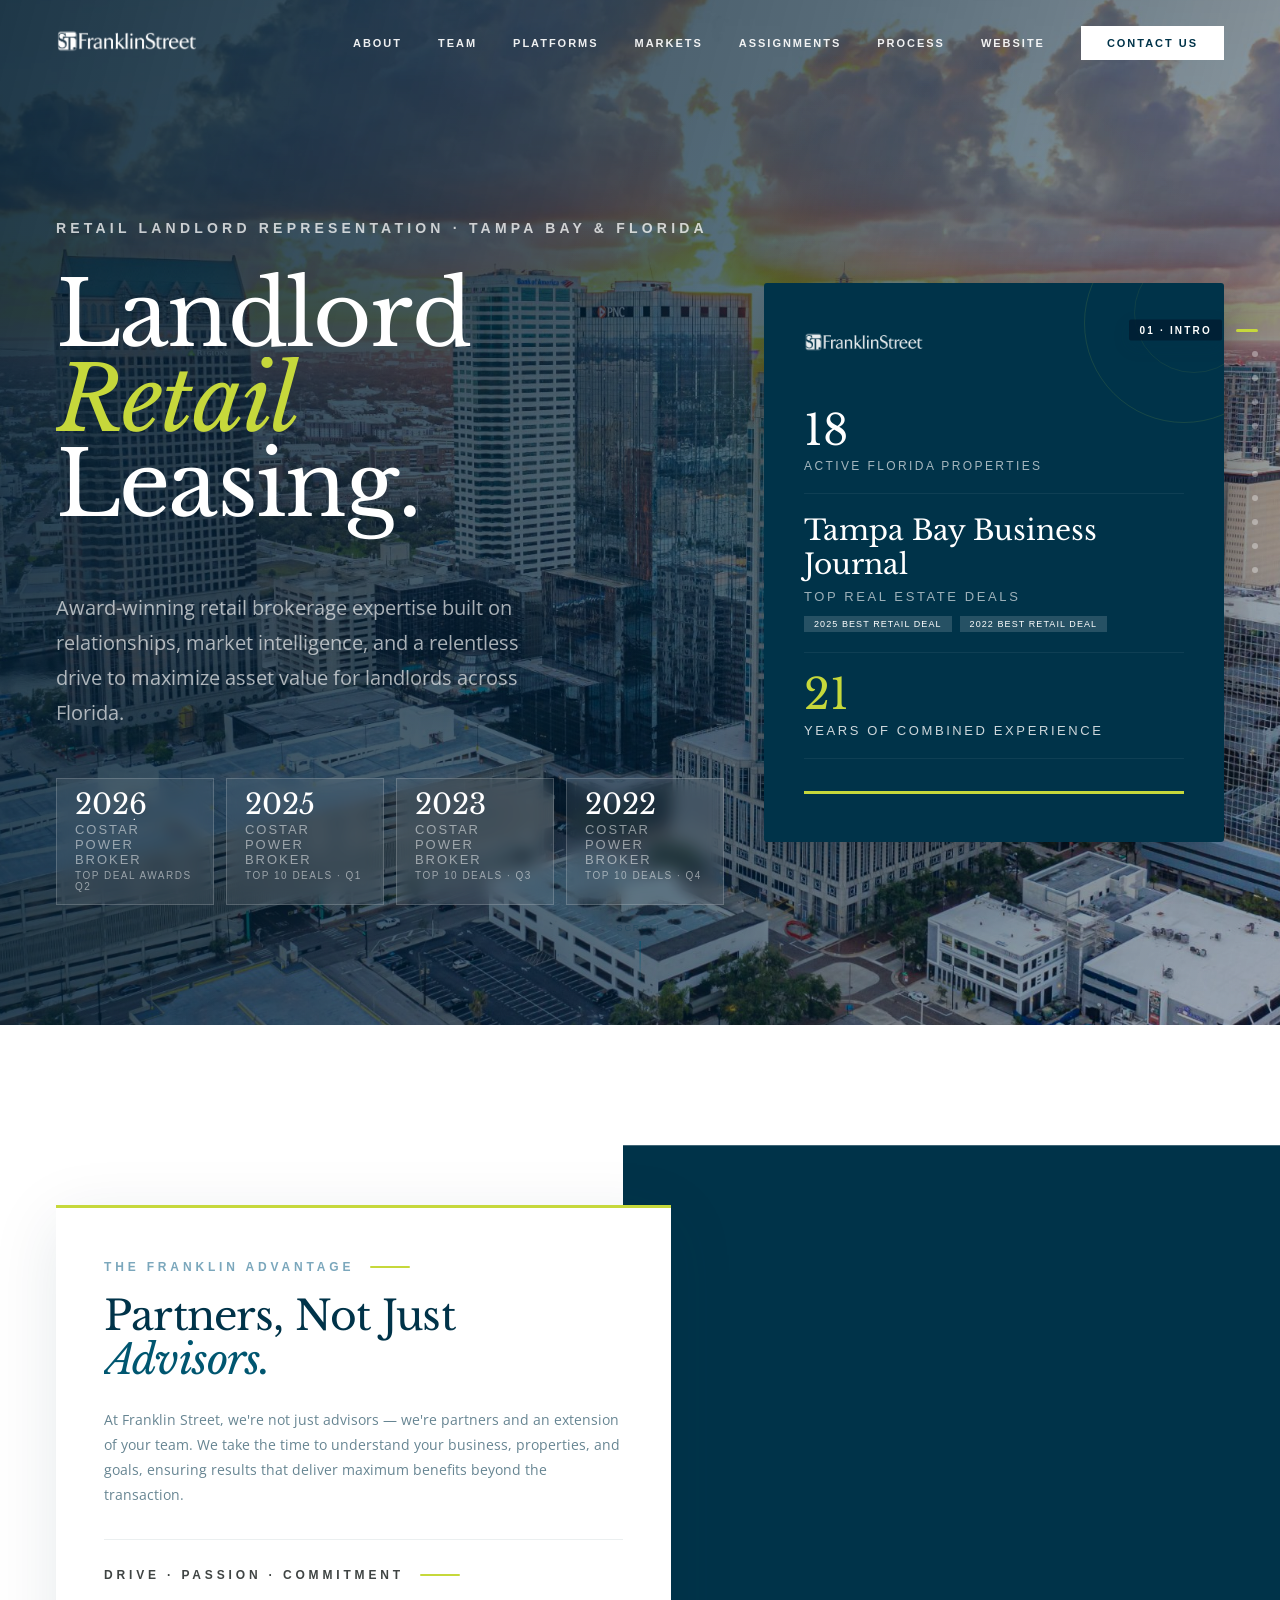
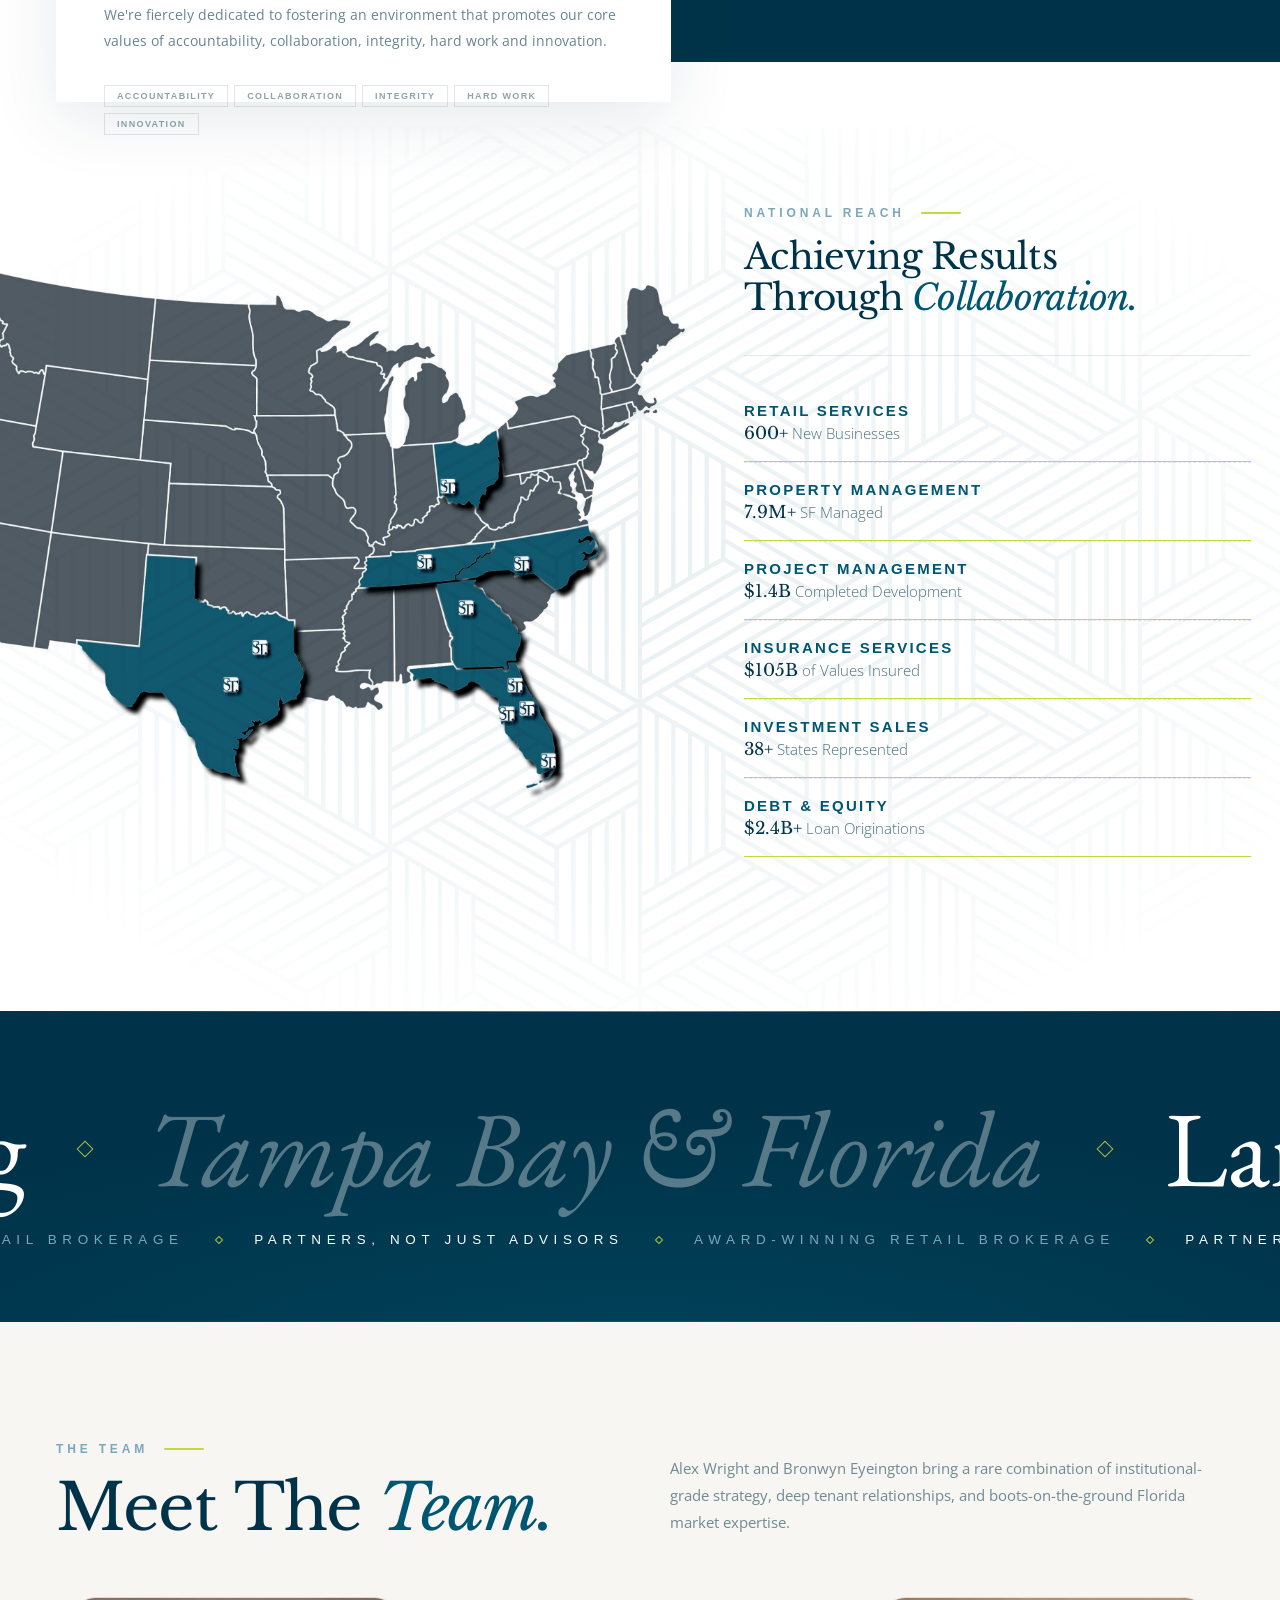
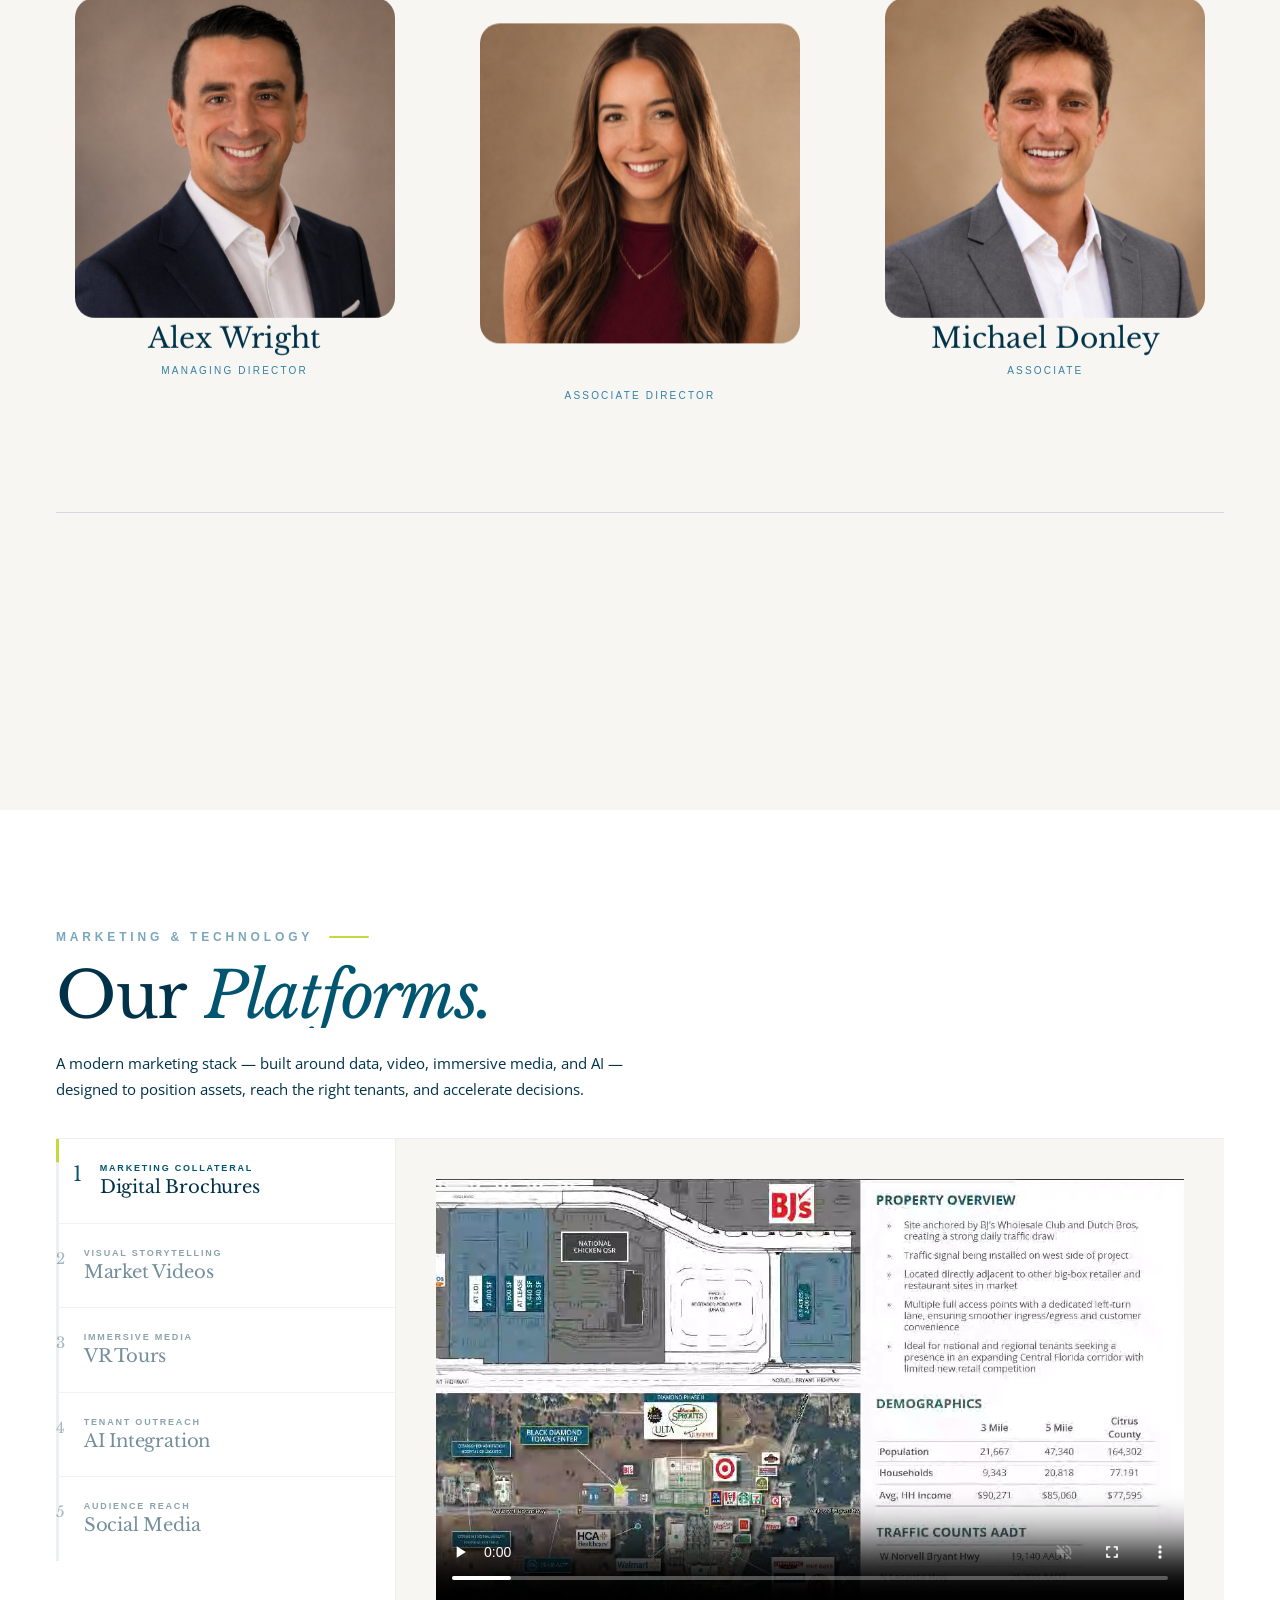
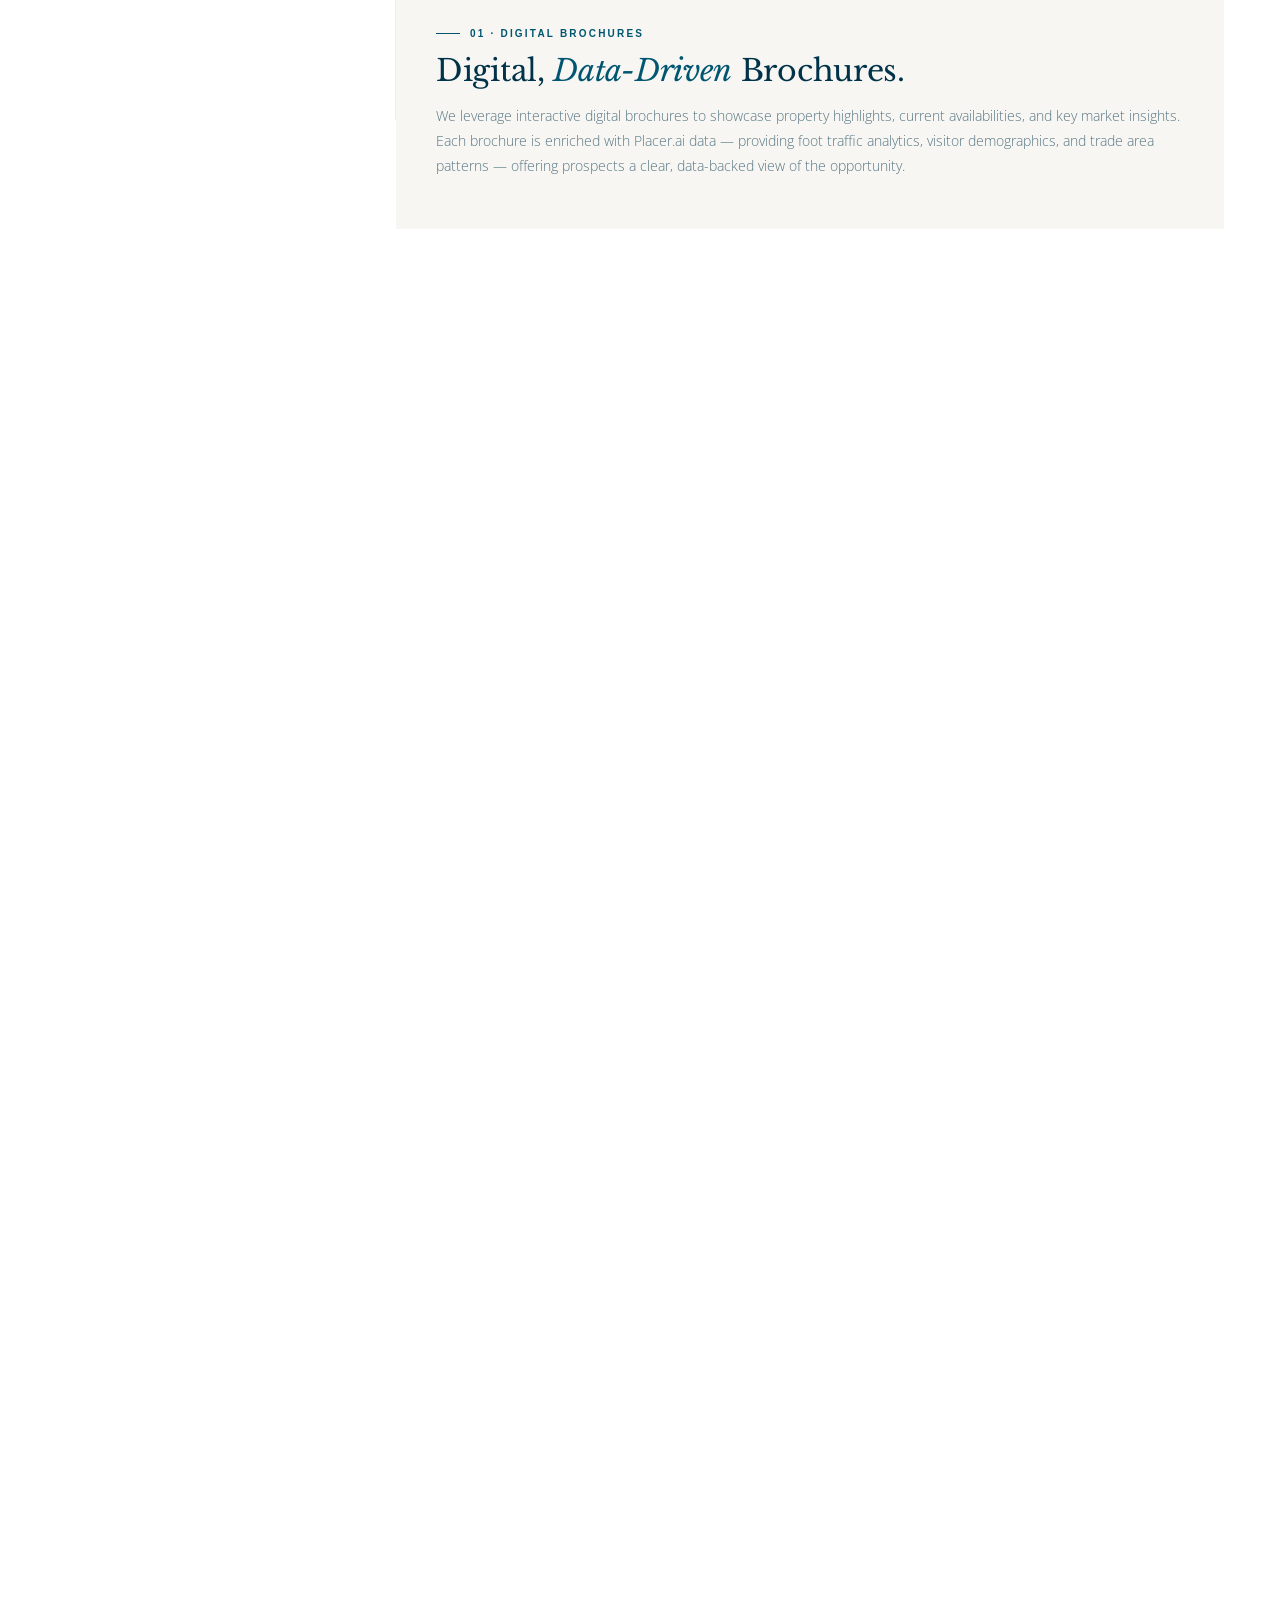
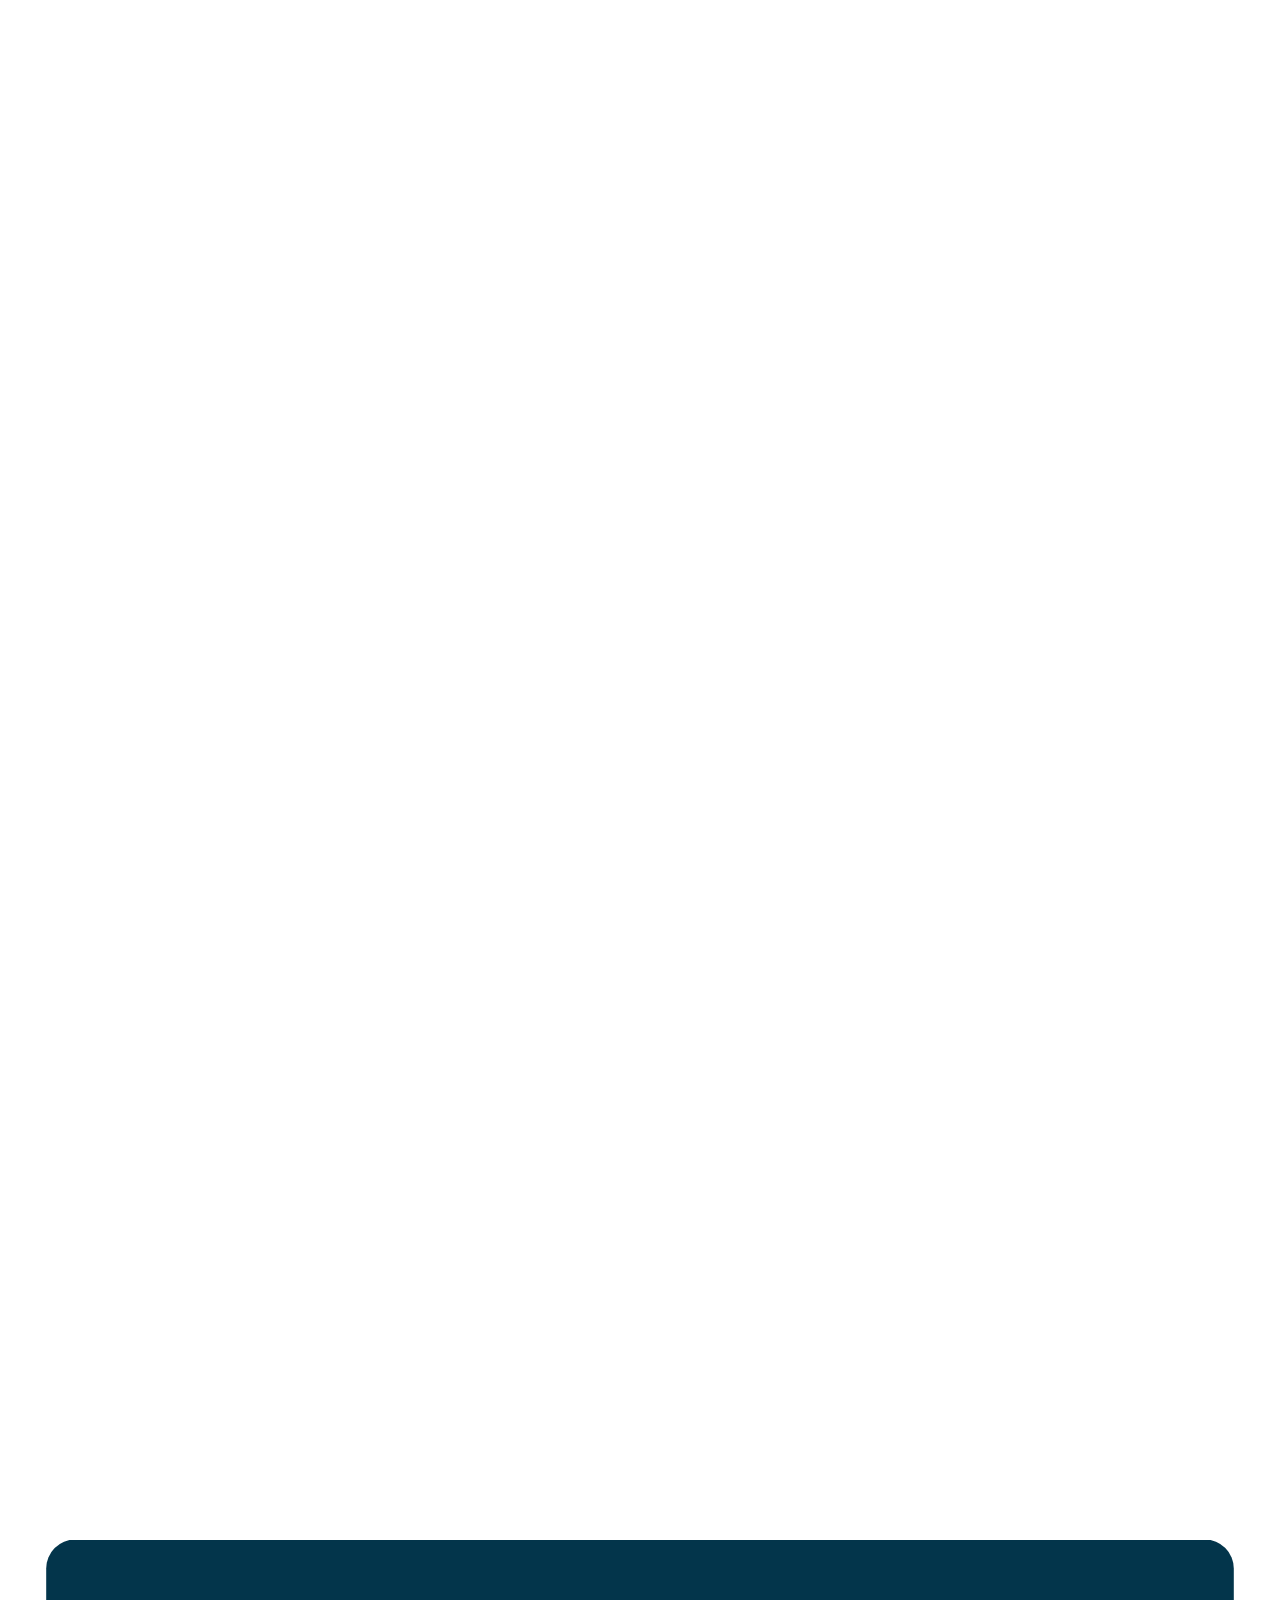
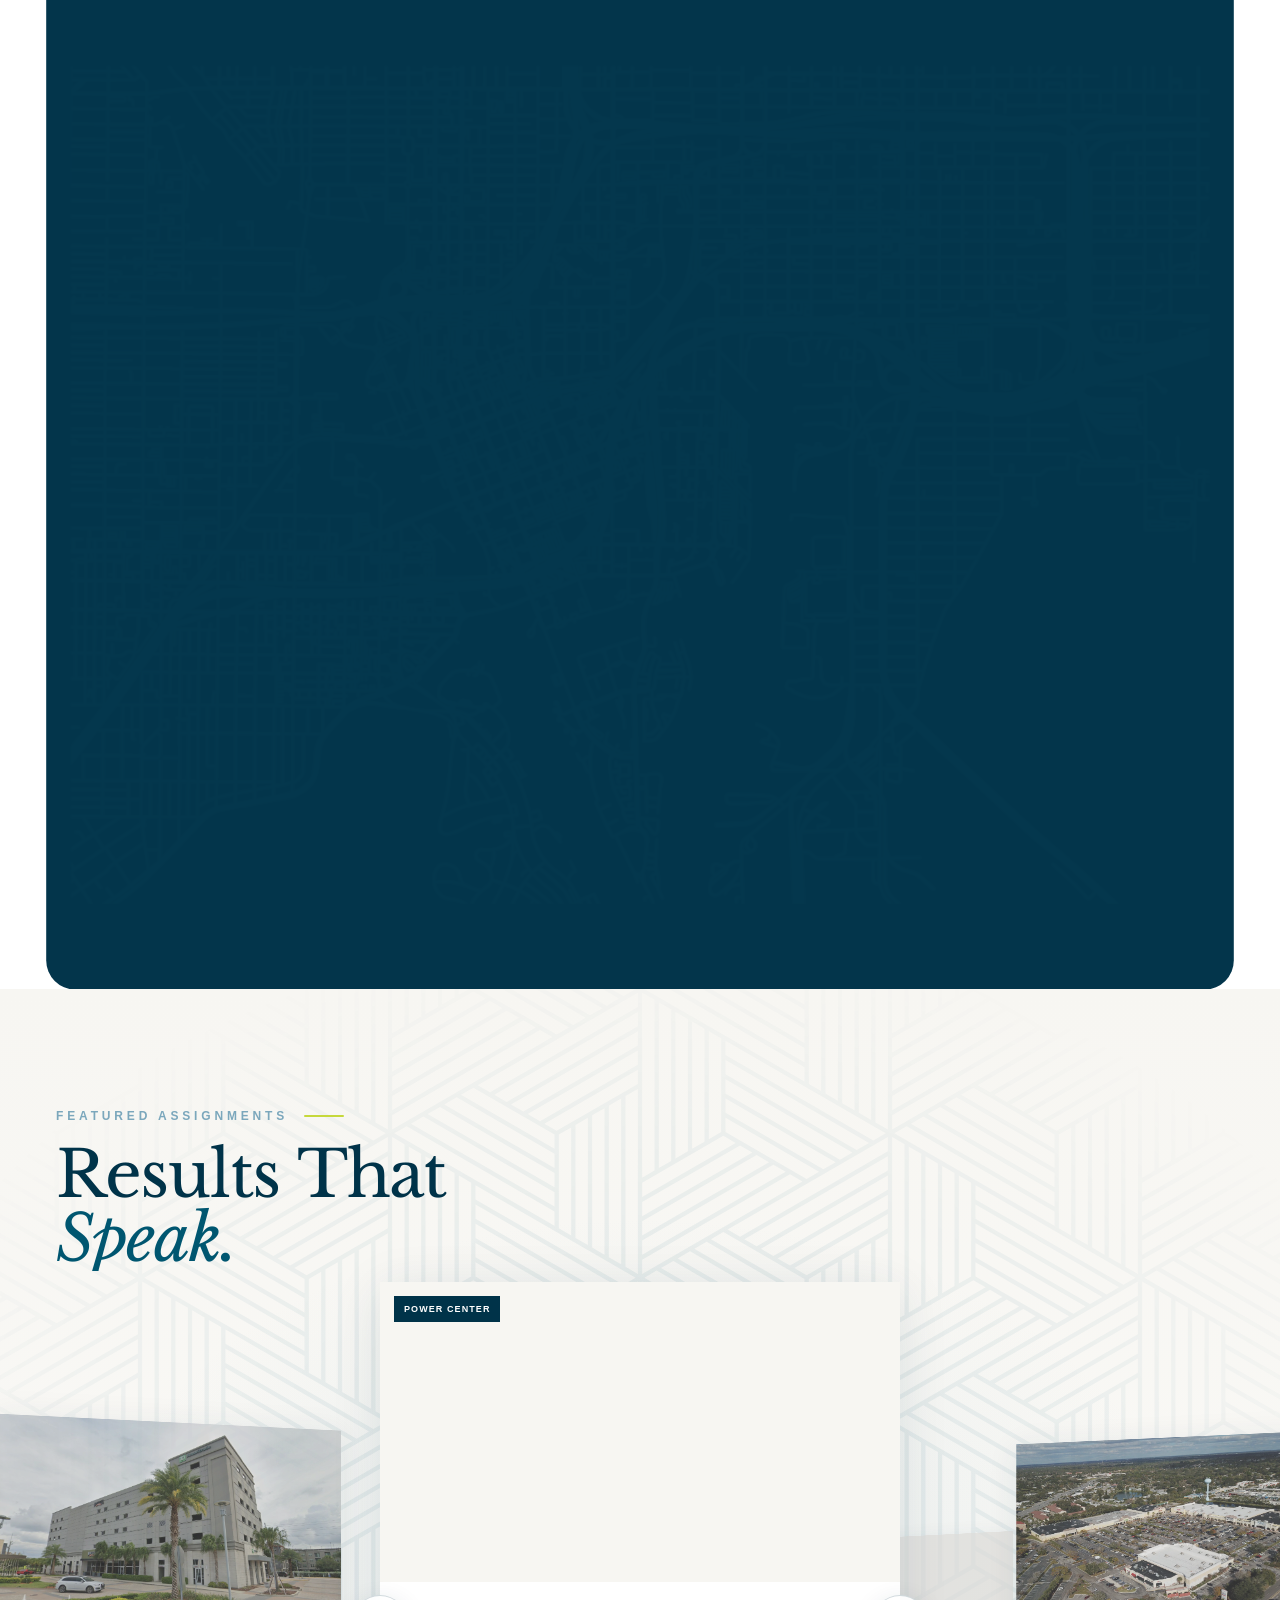
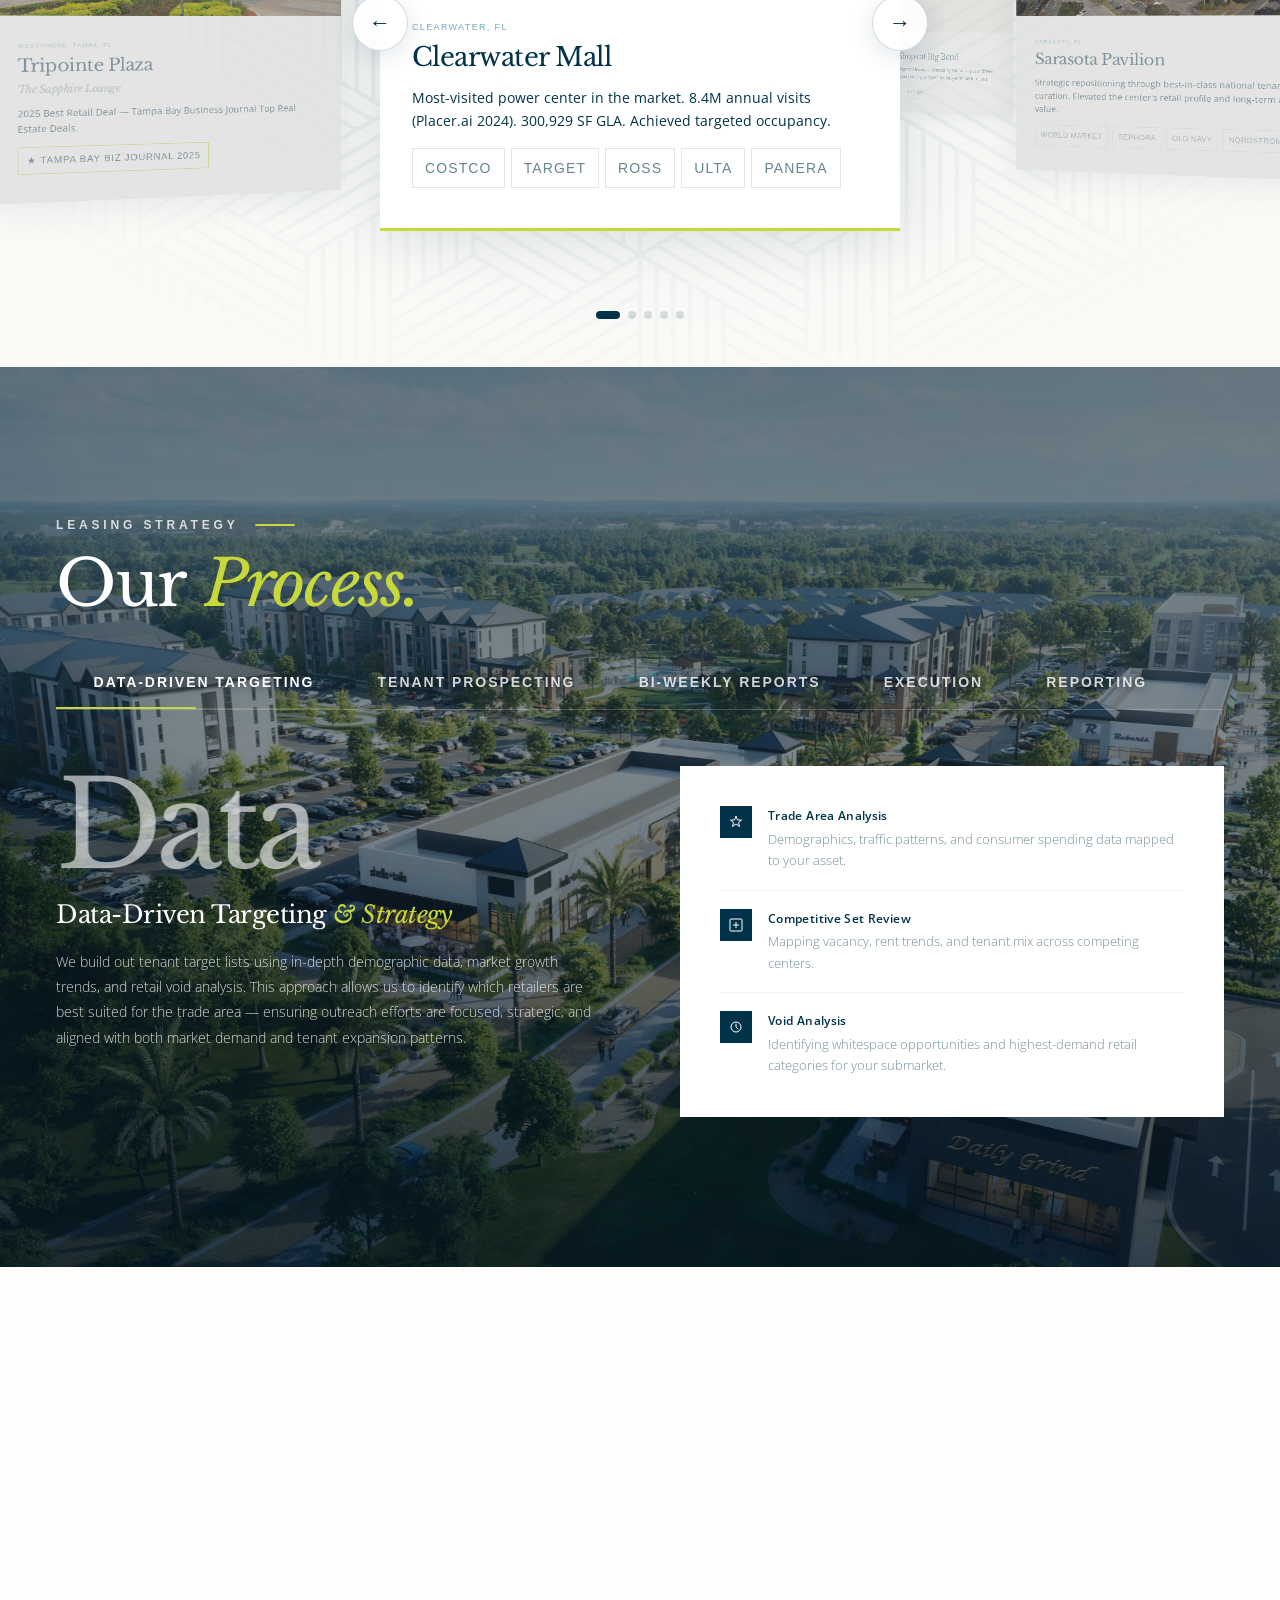
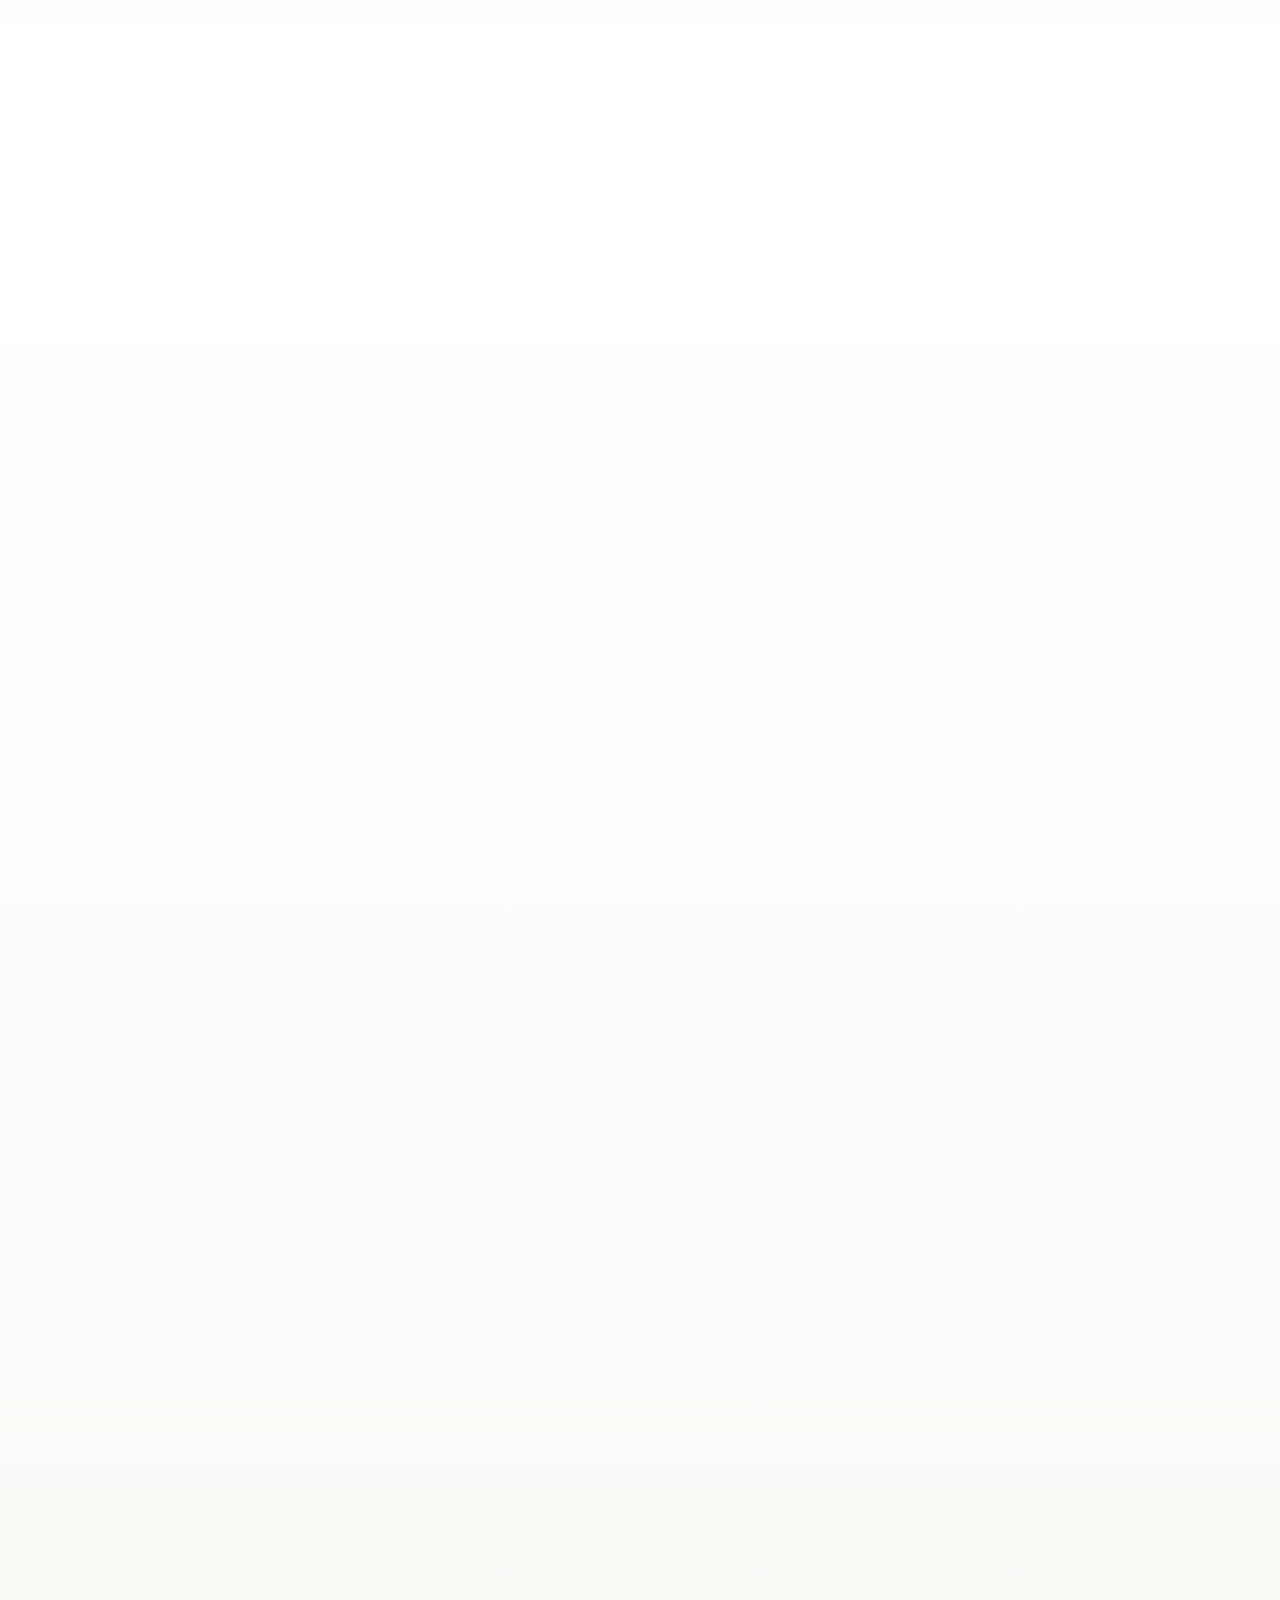
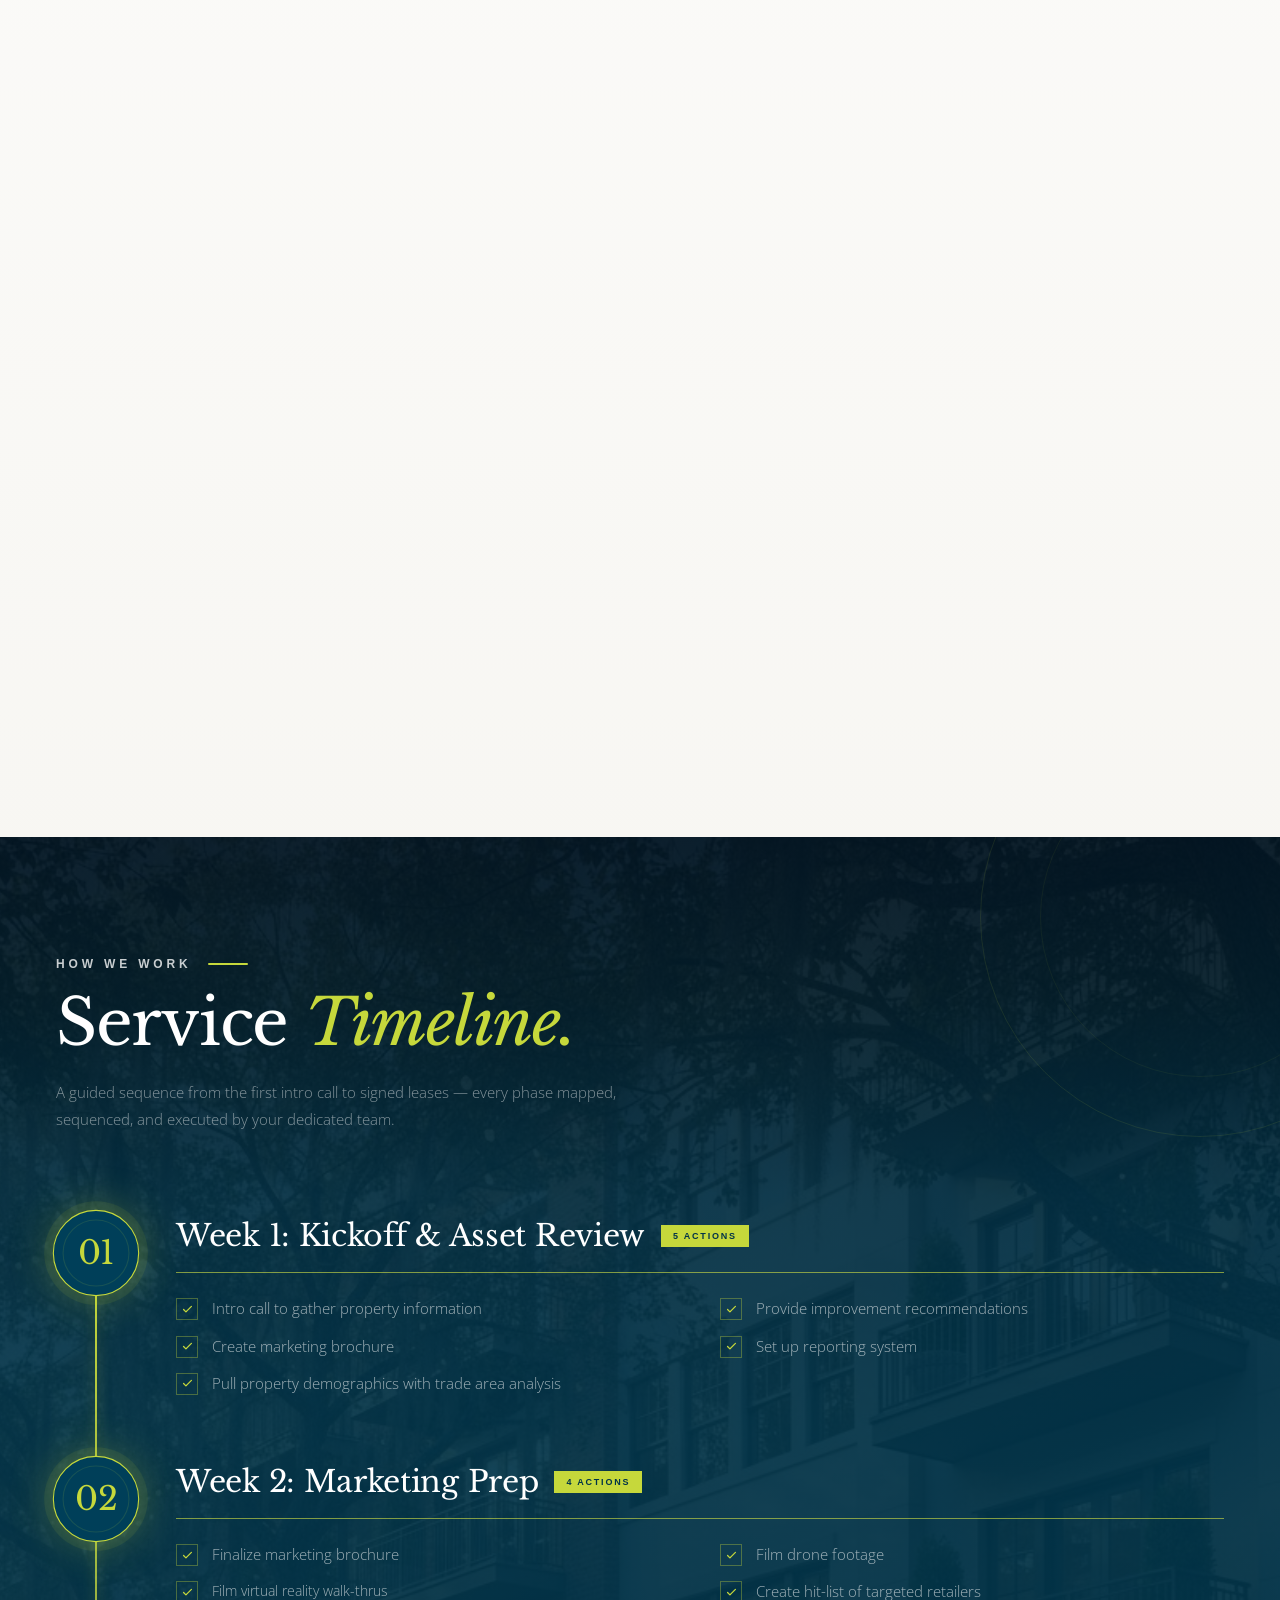
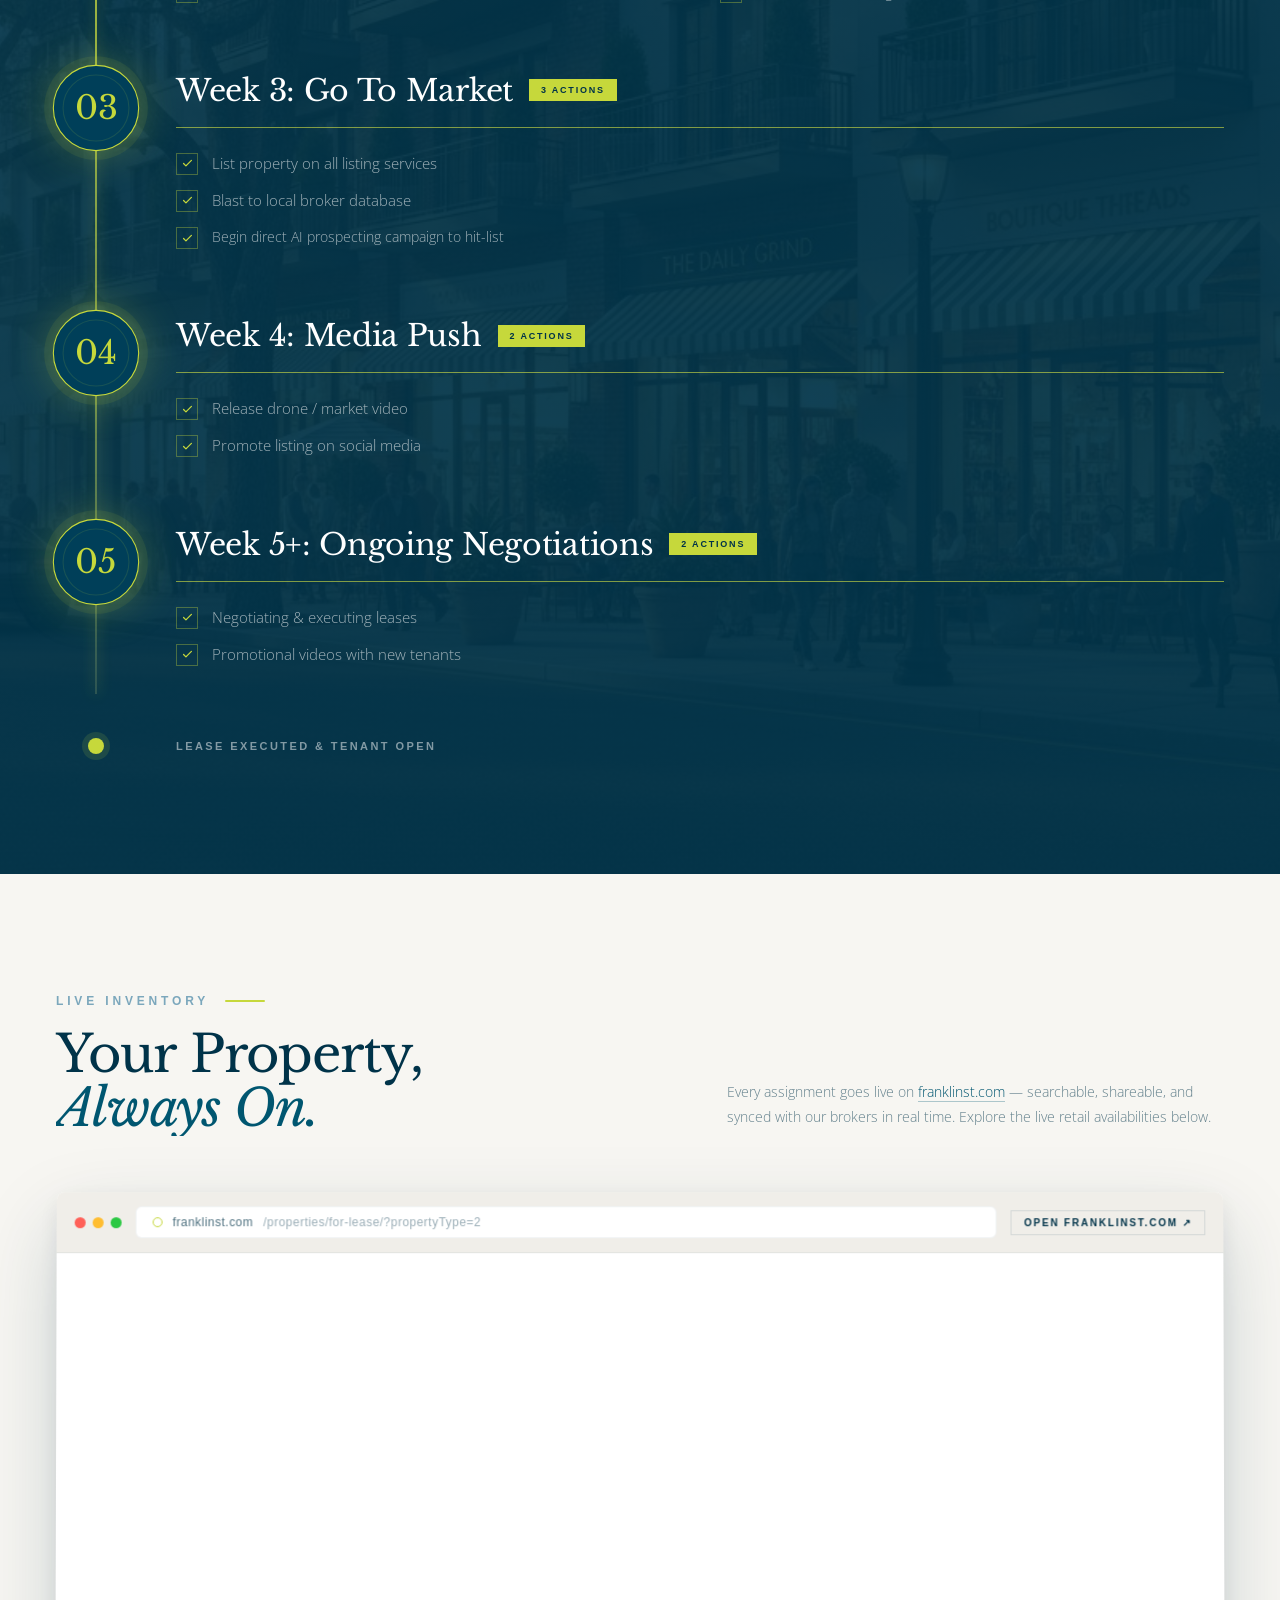
<file: 01_Templates/Leasing/index.html>
<!DOCTYPE html>
<html lang="en"><head>
<meta charset="UTF-8">
<meta name="viewport" content="width=device-width, initial-scale=1.0">
<title>Franklin Street — Retail Landlord Representation</title>

<script src="js/vendor/vimeo-player.min.js"></script>
<link rel="preconnect" href="https://fonts.googleapis.com">
<link rel="preconnect" href="https://fonts.gstatic.com" crossorigin>
<link rel="stylesheet" href="https://fonts.googleapis.com/css2?family=EB+Garamond:ital,wght@0,400;0,500;1,400;1,500&display=swap">
<link rel="stylesheet" href="css/fonts.css">
<link rel="stylesheet" href="css/styles.css">
<link rel="stylesheet" href="css/motion.css">
</head><body><div id="m-intro" aria-hidden="true">
  <div class="mi-pattern"></div><!-- geometric pattern draws out from the logo -->
  <div class="mi-center">
    <div class="mi-logo"><img src="assets/img/brand/franklin-street-logo.png" alt=""></div>
    <div class="mi-line"><span></span></div>
    <div class="mi-tag">Retail Landlord Representation</div>
  </div>
  <div class="mi-meta">Tampa Bay &amp; Florida<br><b>Franklin Street</b> &middot; Retail</div>
  <div class="mi-count"><span>0</span><small>%</small></div>
</div>
<!-- NAV -->
<nav id="nav">
  <a class="nav-logo" href="https://franklinst.com/" target="_blank" rel="noopener" title="Franklin Street website (opens in a new tab)"><img src="assets/img/brand/franklin-street-logo.png" alt="Franklin Street"></a>
  <ul class="nav-links">
    <li><a href="#advantage">About</a></li>
    <li><a href="#team">Team</a></li>
    <li><a href="#platforms">Platforms</a></li>
    <li><a href="#market">Markets</a></li>
    <li><a href="#assignments">Assignments</a></li>
    <li><a href="#process">Process</a></li>
    <li><a href="#website">Website</a></li>
    <li><a href="#cta" class="nav-cta" style="background-color: rgb(255, 255, 255); color: rgb(0, 51, 73)">Contact Us</a></li>
  </ul>
</nav>

<!-- ══════════ HERO ══════════ -->
<section id="hero">
  <div class="hero-map-bg"></div>
  <div class="hero-map-overlay"></div>
  <div class="hero-inner" style="margin: 75px">
    <div class="hero-text">
      <div class="hero-eyebrow" style="font-size: 14px">Retail Landlord Representation · Tampa Bay &amp; Florida</div>
      <h1 class="hero-h1">
        <span class="word"><span>Landlord</span></span>
        <span class="word"><span><em style="color: rgb(198, 216, 59)">Retail</em></span></span>
        <span class="word"><span style="height: 108px">Leasing.</span></span>
      </h1>
      <p class="hero-sub" style="font-size: 20px; font-weight: 400">Award-winning retail brokerage expertise built on relationships, market intelligence, and a relentless drive to maximize asset value for landlords across Florida.</p>
      <div class="hero-awards">
        <div class="award-chip">
          <span class="ay">2026</span>
          <span class="al" style="font-size: 13px">CoStar Power Broker</span>
          <span class="al" style="font-size: 10px">Top Deal Awards Q2</span>
        </div>
        <div class="award-chip">
          <span class="ay">2025</span>
          <span class="al" style="font-size: 13px">CoStar Power Broker</span>
          <span class="al" style="font-size: 10px">Top 10 Deals · Q1</span>
        </div>
        <div class="award-chip">
          <span class="ay">2023</span>
          <span class="al" style="font-size: 13px">CoStar Power Broker</span>
          <span class="al" style="font-size: 10px">Top 10 Deals · Q3</span>
        </div>
        <div class="award-chip">
          <span class="ay">2022</span>
          <span class="al" style="font-size: 13px">CoStar Power Broker</span>
          <span class="al" style="font-size: 10px">Top 10 Deals · Q4</span>
        </div>
      </div>
    </div>

    <!-- Floating dark stat card -->
    <div class="hero-card">
      <div class="hero-stat-card fc fc-dark">
        <div class="hsc-logo"><img src="assets/img/brand/franklin-street-logo.png" alt="Franklin Street"></div>
        <div class="hsc-stat">
          <div class="hsc-n"><span class="counter" data-target="18" data-suffix="">—</span></div>
          <div class="hsc-l" style="font-size: 12px; color: rgba(255, 255, 255, 0.647)">Active Florida Properties</div>
        </div>
        <div class="hsc-stat">
          <div class="hsc-n" style="font-size:28px; line-height:1.2;">Tampa Bay
Business Journal</div>
          <div class="hsc-l" style="color: rgba(255, 255, 255, 0.616); font-size: 13px">Top Real Estate Deals</div>
          <div style="display:flex;gap:8px;margin-top:8px;flex-wrap:wrap;">
            <span style="font-family: 'Arial Narrow',Arial,sans-serif; font-size: 9px; letter-spacing: 0.12em; text-transform: uppercase; background: var(--green); color: rgb(255, 255, 255); padding: 3px 10px; font-weight: 400; background-color: rgba(255, 255, 255, 0.15)">2025 Best Retail Deal</span>
            <span style="font-family:'Arial Narrow',Arial,sans-serif;font-size:9px;letter-spacing:0.12em;text-transform:uppercase;background:rgba(255,255,255,0.15);color:white;padding:3px 10px;">2022 Best Retail Deal</span>
          </div>
        </div>
        <div class="hsc-stat">
          <div class="hsc-n" style="color:var(--green);">21&nbsp;</div>
          <div class="hsc-l" style="font-size: 13px; color: rgba(255, 255, 255, 0.808)">YEARS OF COMBINED EXPERIENCE</div>
        </div>
        <div class="hsc-green"></div>
      </div>
    </div>
  </div>
  <div class="hero-scroll"><span>Scroll</span><div class="scroll-bar"></div></div>
</section>

<!-- ══════════ ADVANTAGE ══════════ -->
<section id="advantage">
  <div class="adv-inner">
    <div class="adv-text-card r-l" style="height: 497px; width: 615px">
      <div class="ey">The Franklin Advantage</div>
      <h2 class="adv-h2">Partners, Not Just<br><em>Advisors.</em></h2>
      <p class="adv-p" style="font-weight: 400">At Franklin Street, we're not just advisors — we're partners and an extension of your team. We take the time to understand your business, properties, and goals, ensuring results that deliver maximum benefits beyond the transaction.</p>
      <div class="adv-divider"></div>
      <div class="ey ey-green" style="color:rgb(63,68,67)"><span class="arrow-tick" style="background:rgb(63,68,67);"></span>Drive · Passion · Commitment</div>
      <p class="adv-p" style="margin-top: 12px; font-weight: 400">We're fiercely dedicated to fostering an environment that promotes our core values of accountability, collaboration, integrity, hard work and innovation.</p>
      <div class="adv-values">
        <span class="val-chip" style="font-weight: 600">Accountability</span>
        <span class="val-chip" style="font-weight: 600">Collaboration</span>
        <span class="val-chip" style="font-weight: 600">Integrity</span>
        <span class="val-chip" style="font-weight: 600">Hard Work</span>
        <span class="val-chip" style="font-weight: 600">Innovation</span>
      </div>
    </div>
    <div class="adv-video-wrap r-r" style="width: 919px; height: 600px">
      <div class="adv-video">
        <iframe class="js-vimeo" src="https://player.vimeo.com/video/1045159217?title=0&amp;byline=0&amp;portrait=0&amp;muted=1&amp;playsinline=1" allow="autoplay; fullscreen; picture-in-picture" allowfullscreen="" title="Franklin Street"></iframe>
      </div>
    </div>
  </div>
</section>

<!-- ══════════ RESULTS / NATIONAL REACH ══════════ -->
<section id="results" style="background: var(--white); padding: 120px 56px 120px 179px; overflow: hidden; position: relative">
<style>
.res-map-bg{position:absolute;left:0;top:0;bottom:0;width:62%;background-image:url("assets/img/backgrounds/results-us-map.jpg");background-repeat:no-repeat;background-size:contain;background-position:center;z-index:0;}
.res-map-fade{position:absolute;left:50%;top:0;bottom:0;width:6%;background:linear-gradient(90deg,rgba(255,255,255,0) 0%,rgba(255,255,255,1) 100%);z-index:1;}
.res-inner{display:grid;grid-template-columns:1fr 480px;gap:80px;align-items:center;max-width:1360px;margin:0 auto;position:relative;z-index:2;}
.res-spacer{}
.us-state{transition:fill 0.4s,filter 0.4s;}
.us-state.hi{fill:var(--teal);filter:drop-shadow(0 4px 12px rgba(0,86,112,0.35));}
.us-state.lo{fill:#4a5568;}
.fs-marker{opacity:0;transition:opacity 0.5s;}
.fs-marker.show{opacity:1;}
.res-stats{display:flex;flex-direction:column;gap:0;}
.res-h2{font-family:'Libre Baskerville',serif;font-size:clamp(26px,2.8vw,38px);font-weight:400;line-height:1.15;letter-spacing:-0.02em;color:var(--navy);margin-bottom:36px;}
.res-h2 em{font-style:italic;color:var(--teal);}
.res-divider{width:100%;height:1px;background:rgba(0,51,73,0.1);margin-bottom:28px;}
.res-row{display:flex;flex-direction:column;gap:4px;padding:18px 0;border-bottom:1px dashed rgba(0,51,73,0.1);position:relative;overflow:hidden;}
.res-row:last-child{border-bottom:none;}
.res-row-cat{font-family:'Arial Narrow',Arial,sans-serif;font-size:11px;font-weight:700;letter-spacing:0.15em;text-transform:uppercase;color:var(--teal);}
.res-row-val{font-size:15px;font-weight:300;color:rgba(0,51,73,0.7);}
.res-row-val .big{font-family:'Libre Baskerville',serif;font-size:17px;font-weight:400;color:var(--navy);}
/* Animated underline per row */
.res-row::after{content:'';position:absolute;bottom:0;left:0;width:0;height:1px;background:var(--green);transition:width 0.8s var(--ease);}
.res-row.fired::after{width:100%;}
@media(max-width:900px){.res-inner{grid-template-columns:1fr;}.res-map-bg{background-size:cover;background-position:center;opacity:0.25;}.res-map-fade{background:rgba(255,255,255,0.5);}}
</style>
  <div class="res-map-bg"></div>
  <div class="res-map-fade"></div>
  <div class="res-inner">
    <div class="res-spacer"></div>
    <!-- Hidden legacy SVG (preserved for animation hooks) -->
    <div class="res-map-wrap r-l" style="display:none;">
      <img src="assets/img/maps/franklin-street-office-locations.webp" alt="Franklin Street Office Locations" style="width: 160%; max-width: none; display: block; margin-left: -30%; object-fit: fill; object-position: 60% center">
      <svg id="usMap" viewBox="0 0 960 593" style="display:none;" fill="none" xmlns="http://www.w3.org/2000/svg">
        <!-- All states — lo = gray, hi = teal (FS offices) -->
        <!-- WA --><path class="us-state lo" d="M112,48 L112,130 L175,130 L193,108 L200,90 L178,80 L160,52Z"></path>
        <!-- OR --><path class="us-state lo" d="M112,132 L112,205 L185,212 L208,205 L208,135 L175,132Z"></path>
        <!-- CA --><path class="us-state lo" d="M112,207 L112,330 L140,380 L170,370 L200,310 L215,270 L210,210 L185,214Z"></path>
        <!-- ID --><path class="us-state lo" d="M210,52 L290,52 L295,130 L260,175 L220,175 L208,140 L208,80Z"></path>
        <!-- NV --><path class="us-state lo" d="M215,178 L255,178 L272,270 L265,315 L200,315 L212,275Z"></path>
        <!-- AZ --><path class="us-state lo" d="M200,318 L270,318 L270,420 L235,435 L170,400 L172,365Z"></path>
        <!-- MT --><path class="us-state lo" d="M296,52 L430,52 L435,135 L370,140 L296,135Z"></path>
        <!-- WY --><path class="us-state lo" d="M298,140 L435,140 L432,215 L298,215Z"></path>
        <!-- CO --><path class="us-state lo" d="M298,218 L432,218 L432,295 L298,295Z"></path>
        <!-- NM --><path class="us-state lo" d="M240,298 L430,298 L428,408 L310,408 L240,408 L238,358Z"></path>
        <!-- ND --><path class="us-state lo" d="M437,52 L555,52 L555,130 L437,130Z"></path>
        <!-- SD --><path class="us-state lo" d="M437,133 L555,133 L555,205 L437,205Z"></path>
        <!-- NE --><path class="us-state lo" d="M437,208 L555,208 L555,268 L437,268Z"></path>
        <!-- KS --><path class="us-state lo" d="M437,271 L555,271 L555,338 L437,338Z"></path>
        <!-- OK --><path class="us-state lo" d="M370,341 L555,341 L558,395 L445,395 L430,420 L370,420Z"></path>
        <!-- TX --><path class="us-state hi" d="M375,398 L448,398 L560,398 L570,450 L585,490 L565,535 L515,555 L460,540 L420,560 L380,555 L345,535 L340,490 L355,440Z"></path>
        <!-- MN --><path class="us-state lo" d="M558,52 L640,52 L648,115 L635,160 L565,160 L558,130Z"></path>
        <!-- IA --><path class="us-state lo" d="M558,163 L638,163 L638,225 L558,225Z"></path>
        <!-- MO --><path class="us-state lo" d="M558,228 L638,228 L645,308 L600,318 L558,300Z"></path>
        <!-- AR --><path class="us-state lo" d="M560,303 L640,310 L640,375 L560,375Z"></path>
        <!-- LA --><path class="us-state lo" d="M558,378 L640,378 L635,435 L585,440 L560,425Z"></path>
        <!-- WI --><path class="us-state lo" d="M640,55 L700,55 L718,100 L700,160 L648,118Z"></path>
        <!-- MI upper --><path class="us-state lo" d="M702,58 L755,58 L780,100 L762,130 L720,115 L700,100Z"></path>
        <!-- MI lower --><path class="us-state lo" d="M720,130 L780,105 L800,150 L780,185 L730,190 L702,165Z"></path>
        <!-- IL --><path class="us-state lo" d="M645,163 L695,163 L698,295 L660,300 L648,240Z"></path>
        <!-- IN --><path class="us-state lo" d="M698,165 L738,165 L738,295 L700,298Z"></path>
        <!-- OH --><path class="us-state hi" d="M740,150 L800,150 L808,240 L758,255 L740,298 L738,298 L738,168Z"></path>
        <!-- KY --><path class="us-state lo" d="M648,303 L742,300 L760,258 L808,242 L818,280 L760,320 L700,335 L648,330Z"></path>
        <!-- TN --><path class="us-state hi" d="M648,333 L762,323 L818,283 L835,308 L780,340 L700,352 L648,355Z"></path>
        <!-- MS --><path class="us-state lo" d="M595,378 L640,378 L645,450 L618,475 L590,460Z"></path>
        <!-- AL --><path class="us-state lo" d="M643,378 L685,378 L690,460 L665,480 L645,453Z"></path>
        <!-- GA --><path class="us-state hi" d="M688,378 L760,355 L785,375 L790,435 L760,475 L720,488 L688,462Z"></path>
        <!-- FL --><path class="us-state hi" d="M688,465 L722,490 L762,478 L800,450 L830,460 L845,500 L840,545 L800,568 L760,572 L730,558 L705,535 L688,500Z"></path>
        <!-- SC --><path class="us-state lo" d="M787,355 L840,332 L858,360 L838,390 L800,400 L788,378Z"></path>
        <!-- NC --><path class="us-state hi" d="M762,325 L860,298 L890,310 L878,340 L843,335 L787,357 L762,342Z"></path>
        <!-- VA --><path class="us-state hi" d="M762,258 L835,250 L870,265 L888,295 L862,300 L840,330 L808,285 L762,325Z"></path>
        <!-- WV --><path class="us-state lo" d="M762,255 L808,242 L820,252 L808,283 L788,295 L762,280Z"></path>
        <!-- MD/DC --><path class="us-state lo" d="M840,268 L875,258 L890,270 L872,298 L845,290Z"></path>
        <!-- DE --><path class="us-state lo" d="M875,262 L895,258 L898,280 L876,282Z"></path>
        <!-- PA --><path class="us-state lo" d="M762,210 L858,195 L878,230 L836,250 L808,242 L762,255Z"></path>
        <!-- NY --><path class="us-state lo" d="M762,165 L860,148 L878,175 L860,197 L858,195 L762,210Z"></path>
        <!-- VT --><path class="us-state lo" d="M860,148 L882,142 L888,168 L862,175Z"></path>
        <!-- NH --><path class="us-state lo" d="M882,140 L898,135 L905,168 L888,170Z"></path>
        <!-- ME --><path class="us-state lo" d="M900,100 L928,95 L935,140 L905,168 L898,135Z"></path>
        <!-- MA --><path class="us-state lo" d="M862,175 L908,165 L916,188 L878,198Z"></path>
        <!-- RI/CT --><path class="us-state lo" d="M878,200 L912,192 L914,215 L882,218Z"></path>
        <!-- NJ --><path class="us-state lo" d="M875,245 L898,235 L905,268 L880,275Z"></path>

        <!-- FS Markers on highlighted states -->
        <!-- OH --><g class="fs-marker" id="mk-oh" transform="translate(768,198)"><rect x="-18" y="-14" width="36" height="24" rx="3" fill="var(--navy)" opacity="0.9"></rect><text x="0" y="5" font-family="'Libre Baskerville',serif" font-size="11" font-weight="700" fill="white" text-anchor="middle">FS</text></g>
        <!-- TN --><g class="fs-marker" id="mk-tn" transform="translate(720,335)"><rect x="-18" y="-14" width="36" height="24" rx="3" fill="var(--navy)" opacity="0.9"></rect><text x="0" y="5" font-family="'Libre Baskerville',serif" font-size="11" font-weight="700" fill="white" text-anchor="middle">FS</text></g>
        <!-- NC --><g class="fs-marker" id="mk-nc" transform="translate(820,318)"><rect x="-18" y="-14" width="36" height="24" rx="3" fill="var(--navy)" opacity="0.9"></rect><text x="0" y="5" font-family="'Libre Baskerville',serif" font-size="11" font-weight="700" fill="white" text-anchor="middle">FS</text></g>
        <!-- VA --><g class="fs-marker" id="mk-va" transform="translate(820,272)"><rect x="-18" y="-14" width="36" height="24" rx="3" fill="var(--navy)" opacity="0.9"></rect><text x="0" y="5" font-family="'Libre Baskerville',serif" font-size="11" font-weight="700" fill="white" text-anchor="middle">FS</text></g>
        <!-- GA --><g class="fs-marker" id="mk-ga" transform="translate(725,418)"><rect x="-18" y="-14" width="36" height="24" rx="3" fill="var(--navy)" opacity="0.9"></rect><text x="0" y="5" font-family="'Libre Baskerville',serif" font-size="11" font-weight="700" fill="white" text-anchor="middle">FS</text></g>
        <!-- FL --><g class="fs-marker" id="mk-fl" transform="translate(755,518)"><rect x="-18" y="-14" width="36" height="24" rx="3" fill="var(--navy)" opacity="0.9"></rect><text x="0" y="5" font-family="'Libre Baskerville',serif" font-size="11" font-weight="700" fill="white" text-anchor="middle">FS</text></g>
        <!-- TX --><g class="fs-marker" id="mk-tx1" transform="translate(440,455)"><rect x="-18" y="-14" width="36" height="24" rx="3" fill="var(--navy)" opacity="0.9"></rect><text x="0" y="5" font-family="'Libre Baskerville',serif" font-size="11" font-weight="700" fill="white" text-anchor="middle">FS</text></g>
        <g class="fs-marker" id="mk-tx2" transform="translate(400,500)"><rect x="-18" y="-14" width="36" height="24" rx="3" fill="var(--navy)" opacity="0.9"></rect><text x="0" y="5" font-family="'Libre Baskerville',serif" font-size="11" font-weight="700" fill="white" text-anchor="middle">FS</text></g>
      </svg>
    </div>

    <!-- STATS -->
    <div class="res-stats r-r" style="width: 507px; height: 685px">
      <div class="ey" style="margin-bottom:16px;">National Reach</div>
      <h2 class="res-h2">Achieving Results<br>Through <em>Collaboration.</em></h2>
      <div class="res-divider"></div>

      <div class="res-row">
        <div class="res-row-cat" style="font-size: 15px">Retail Services</div>
        <div class="res-row-val"><span class="big res-counter" data-target="600" data-suffix="+">600+</span> New Businesses</div>
      </div>
      <div class="res-row">
        <div class="res-row-cat" style="font-size: 15px">Property Management</div>
        <div class="res-row-val"><span class="big">7.9M+</span> SF Managed</div>
      </div>
      <div class="res-row">
        <div class="res-row-cat" style="font-size: 15px">Project Management</div>
        <div class="res-row-val"><span class="big">$1.4B</span> Completed Development</div>
      </div>
      <div class="res-row">
        <div class="res-row-cat" style="font-size: 15px">Insurance Services</div>
        <div class="res-row-val"><span class="big">$105B</span> of Values Insured</div>
      </div>
      <div class="res-row">
        <div class="res-row-cat" style="font-size: 15px">Investment Sales</div>
        <div class="res-row-val"><span class="big res-counter" data-target="38" data-suffix="+">38+</span> States Represented</div>
      </div>
      <div class="res-row">
        <div class="res-row-cat" style="font-size: 15px">Debt &amp; Equity</div>
        <div class="res-row-val"><span class="big">$2.4B+</span> Loan Originations</div>
      </div>
    </div>
  </div>

  <script>
  (function(){
    // Animate map states + markers when section scrolls into view
    const section = document.getElementById('results');
    const hiStates = document.querySelectorAll('.us-state.hi');
    const markers  = document.querySelectorAll('.fs-marker');
    const rows     = document.querySelectorAll('.res-row');

    let fired = false;
    const trigger = new IntersectionObserver(entries => {
      if(fired || !entries[0].isIntersecting) return;
      fired = true;

      // States pulse in
      hiStates.forEach((s,i) => {
        setTimeout(() => {
          s.style.fill = 'var(--teal)';
          s.style.opacity = '0';
          s.style.transition = 'opacity 0.5s, fill 0.5s';
          setTimeout(() => s.style.opacity = '1', 20);
        }, i * 80);
      });

      // Markers pop in after states
      markers.forEach((m,i) => {
        setTimeout(() => {
          m.classList.add('show');
          m.style.transform = m.getAttribute('transform') + ' scale(0)';
          setTimeout(() => {
            m.style.transition = 'transform 0.4s cubic-bezier(0.34,1.56,0.64,1), opacity 0.3s';
            m.style.transform  = m.getAttribute('transform');
          }, 20);
        }, 400 + i*100);
      });

      // Rows fire in with underline
      rows.forEach((row, i) => {
        setTimeout(() => row.classList.add('fired'), 300 + i * 150);
      });

      // Counter for 600+
      [].forEach(el => {
        const target = parseInt(el.dataset.target);
        const suffix = el.dataset.suffix || '';
        const dur = 1400;
        const start = performance.now();
        const update = t => {
          const p = Math.min((t-start)/dur, 1);
          const v = Math.round(target * (1-Math.pow(1-p,3)));
          el.textContent = v + suffix;
          if(p<1) requestAnimationFrame(update);
        };
        setTimeout(() => requestAnimationFrame(update), 300);
      });

    }, {threshold: 0.25});
    trigger.observe(section);
  })();
  </script>
</section>


<!-- ══════════ KINETIC TYPE BAND (motion) ══════════ -->
<div class="kband" aria-hidden="true">
  <div class="kb-row kb-1"><span>Landlord</span><span class="g">Retail</span><span>Leasing</span><i>&#10022;</i><span class="o">Tampa Bay &amp; Florida</span><i>&#10022;</i><span>Landlord</span><span class="g">Retail</span><span>Leasing</span><i>&#10022;</i><span class="o">Tampa Bay &amp; Florida</span><i>&#10022;</i><span>Landlord</span><span class="g">Retail</span><span>Leasing</span><i>&#10022;</i><span class="o">Tampa Bay &amp; Florida</span><i>&#10022;</i><span>Landlord</span><span class="g">Retail</span><span>Leasing</span><i>&#10022;</i><span class="o">Tampa Bay &amp; Florida</span><i>&#10022;</i></div>
  <div class="kb-row kb-2"><span>Partners, not just advisors</span><i>&#10022;</i><span class="o">Award-winning retail brokerage</span><i>&#10022;</i><span>Partners, not just advisors</span><i>&#10022;</i><span class="o">Award-winning retail brokerage</span><i>&#10022;</i><span>Partners, not just advisors</span><i>&#10022;</i><span class="o">Award-winning retail brokerage</span><i>&#10022;</i><span>Partners, not just advisors</span><i>&#10022;</i><span class="o">Award-winning retail brokerage</span><i>&#10022;</i><span>Partners, not just advisors</span><i>&#10022;</i><span class="o">Award-winning retail brokerage</span><i>&#10022;</i><span>Partners, not just advisors</span><i>&#10022;</i><span class="o">Award-winning retail brokerage</span><i>&#10022;</i></div>
</div>

<!-- ══════════ TEAM ══════════ -->
<section id="team">
  <div class="team-inner">
    <div class="team-header stg">
      <div>
        <div class="ey">The Team</div>
        <h2 class="team-h2">Meet The <em>Team.</em></h2>
      </div>
      <p class="team-intro-text" style="font-weight: 400">Alex Wright and Bronwyn Eyeington bring a rare combination of institutional-grade strategy, deep tenant relationships, and boots-on-the-ground Florida market expertise.</p>
    </div>

    <div class="team-cards">
      <div class="team-card-mag r-l" style="gap: 6px">
        <div class="tc-photo"><img src="assets/img/team/alex-wright.jpg" alt="Alex Wright"></div>
        <div class="tc-info">
          <div class="tc-name">Alex Wright</div>
          <div class="tc-role" style="padding: 0px 0px 50px; color: rgb(50, 129, 167); font-weight: 500">Managing Director</div>
        </div>
      </div>
      <div class="team-card-mag r-r" style="gap: 6px">
        <div class="tc-photo"><img src="assets/img/team/bronwyn-eyeington.jpg" alt="Bronwyn Eyeington"></div>
        <div class="tc-info">
          <div class="tc-name">Bronwyn Eyeington</div>
          <div class="tc-role" style="padding: 0px 0px 50px; font-weight: 500; color: rgb(50, 129, 167)">Associate Director</div>
        </div>
      </div>
      <div class="team-card-mag r-r" style="gap: 6px">
        <div class="tc-photo"><img src="assets/img/team/michael-donley.jpg" alt="Michael Donley" style="object-position: center 20%"></div>
        <div class="tc-info">
          <div class="tc-name">Michael Donley</div>
          <div class="tc-role" style="padding: 0px 0px 50px; font-weight: 500; color: rgb(50, 129, 167)">Associate</div>
        </div>
      </div>
    </div>

    <div class="accolades stg">
      <div class="acc-eyebrow">Recognition</div>
      <div class="accolades-row">
        <div class="accolade">
          <div class="acc-year">2026</div>
          <div class="acc-label">CoStar Power Broker</div>
          <div class="acc-title">Top Deal Awards — Q2</div>
        </div>
        <div class="accolade">
          <div class="acc-year">2025</div>
          <div class="acc-label">CoStar Power Broker Award</div>
          <div class="acc-title">Top 10 Deals — Q1</div>
        </div>
        <div class="accolade">
          <div class="acc-year">2025</div>
          <div class="acc-label">Tampa Bay Biz Journal</div>
          <div class="acc-title">Top Real Estate Deals — Best Retail Deal</div>
        </div>
        <div class="accolade">
          <div class="acc-year">2023</div>
          <div class="acc-label">CoStar Power Broker Award</div>
          <div class="acc-title">Top 10 Deals — Q3</div>
        </div>
        <div class="accolade">
          <div class="acc-year">2022</div>
          <div class="acc-label">CoStar Power Broker Award</div>
          <div class="acc-title">Top 10 Deals — Q4</div>
        </div>
        <div class="accolade">
          <div class="acc-year">21</div>
          <div class="acc-label">Combined Experience</div>
          <div class="acc-title">Years in Florida Retail</div>
        </div>
      </div>
    </div>
  </div>
</section>

<!-- ══════════ PLATFORMS ══════════ -->
<section id="platforms" style="padding: 120px 56px 0px">
  <div class="plat-inner">
    <div class="plat-scroll-track" id="platScrollTrack">
    <div class="plat-sticky" style="padding: 0px; margin: 0px;">
    <div class="plat-header r">
      <div class="ey">Marketing &amp; Technology</div>
      <h2 class="plat-h2">Our <em>Platforms.</em></h2>
      <p class="plat-sub" style="color: rgb(0, 51, 73); font-weight: 400">A modern marketing stack — built around data, video, immersive media, and AI — designed to position assets, reach the right tenants, and accelerate decisions.</p>
    </div>

    <div class="plat-grid r">
      <div class="plat-tabs" id="platTabs" style="height: 581px">
        <button class="plat-tab active" data-panel="0" onclick="goPlatform(0)">
          <span class="plat-tab-num">1</span>
          <span class="plat-tab-text">
            <span class="plat-tab-cat">Marketing Collateral</span>
            <span class="plat-tab-title">Digital Brochures</span>
          </span>
        </button>
        <button class="plat-tab" data-panel="1" onclick="goPlatform(1)">
          <span class="plat-tab-num">2</span>
          <span class="plat-tab-text">
            <span class="plat-tab-cat">Visual Storytelling</span>
            <span class="plat-tab-title">Market Videos</span>
          </span>
        </button>
        <button class="plat-tab" data-panel="2" onclick="goPlatform(2)">
          <span class="plat-tab-num">3</span>
          <span class="plat-tab-text">
            <span class="plat-tab-cat">Immersive Media</span>
            <span class="plat-tab-title">VR Tours</span>
          </span>
        </button>
        <button class="plat-tab" data-panel="3" onclick="goPlatform(3)">
          <span class="plat-tab-num">4</span>
          <span class="plat-tab-text">
            <span class="plat-tab-cat">Tenant Outreach</span>
            <span class="plat-tab-title">AI Integration</span>
          </span>
        </button>
        <button class="plat-tab" data-panel="4" onclick="goPlatform(4)">
          <span class="plat-tab-num">5</span>
          <span class="plat-tab-text">
            <span class="plat-tab-cat">Audience Reach</span>
            <span class="plat-tab-title">Social Media</span>
          </span>
        </button>
      </div>

      <div class="plat-panels" id="platPanels">
        <!-- 01 — DIGITAL BROCHURES (placeholder, video pending) -->
        <div class="plat-panel active" data-panel="0" style="height: 690px">
          <div class="plat-media">
            <video data-plat-video-native="" muted="" playsinline="" loop="" controls="" preload="metadata" style="position:absolute;inset:0;width:100%;height:100%;object-fit:cover;">
              <source src="assets/video/digital-brochures.webm" type="video/webm">
            </video>
          </div>
          <div class="plat-body">
            <div class="plat-eyebrow">01 · Digital Brochures</div>
            <h3 class="plat-h3">Digital, <em>Data-Driven</em> Brochures.</h3>
            <p class="plat-p">We leverage interactive digital brochures to showcase property highlights, current availabilities, and key market insights. Each brochure is enriched with Placer.ai data — providing foot traffic analytics, visitor demographics, and trade area patterns — offering prospects a clear, data-backed view of the opportunity.</p>
          </div>
        </div>

        <!-- 02 — MARKET VIDEOS -->
        <div class="plat-panel" data-panel="1" style="height: 718px">
          <div class="plat-media">
            <iframe class="js-vimeo" src="https://player.vimeo.com/video/1010734128?title=0&amp;byline=0&amp;portrait=0&amp;muted=1&amp;playsinline=1&amp;background=0&amp;api=1" allow="autoplay; fullscreen; picture-in-picture" allowfullscreen="" loading="lazy" data-plat-video="1"></iframe>
          </div>
          <div class="plat-body">
            <div class="plat-eyebrow">02 · Market Videos</div>
            <h3 class="plat-h3">Market Videos with <em>Aerial Insights.</em></h3>
            <p class="plat-p">Our custom market overview videos combine high-quality drone footage with detailed analysis of the surrounding retail landscape. These videos highlight competitive centers, traffic counts, access points, and key co-tenancies — giving prospects a clear, visual understanding of the property's position within the market and greatly reducing the decision timeline.</p>
          </div>
        </div>

        <!-- 03 — VR TOURS -->
        <div class="plat-panel" data-panel="2" style="height: 679px">
          <div class="plat-media">
            <iframe class="js-vimeo" src="https://player.vimeo.com/video/1074088936?title=0&amp;byline=0&amp;portrait=0&amp;muted=1&amp;playsinline=1&amp;background=0&amp;api=1" allow="autoplay; fullscreen; picture-in-picture" allowfullscreen="" loading="lazy" data-plat-video="2"></iframe>
          </div>
          <div class="plat-body">
            <div class="plat-eyebrow">03 · VR Tours</div>
            <h3 class="plat-h3"><em>Virtual</em> Walkthroughs.</h3>
            <p class="plat-p">We create our own VR walkthroughs for each vacancy, giving prospects a detailed, immersive look at the space from anywhere. This allows tenants to evaluate the layout early in the process — without needing to travel — saving time and reducing the risk of unproductive site visits. As a result, we increase virtual tour volume and help tenants make faster, more informed decisions.</p>
          </div>
        </div>

        <!-- 04 — AI INTEGRATION (placeholder, video pending) -->
        <div class="plat-panel" data-panel="3" style="height: 724px">
          <div class="plat-media">
            <video data-plat-video-native="" muted="" playsinline="" loop="" controls="" preload="metadata" style="position:absolute;inset:0;width:100%;height:100%;object-fit:cover;">
              <source src="assets/video/ai-integration.webm" type="video/webm">
            </video>
          </div>
          <div class="plat-body">
            <div class="plat-eyebrow">04 · AI Integration</div>
            <h3 class="plat-h3">AI Prospecting with <em>Smart Follow-Up.</em></h3>
            <p class="plat-p">We use AI to scale our tenant outreach and automate follow-ups, allowing us to focus on high-level strategy and deal negotiations. Our system connects with a curated retail database that continually refines tenant contact info and expansion territories. This ensures we're targeting the right decision-makers in the right markets — maximizing efficiency and improving the quality of every touchpoint.</p>
          </div>
        </div>

        <!-- 05 — SOCIAL MEDIA -->
        <div class="plat-panel" data-panel="4">
          <div class="plat-media">
            <iframe class="js-vimeo" src="https://player.vimeo.com/video/1136098752?title=0&amp;byline=0&amp;portrait=0&amp;muted=1&amp;playsinline=1&amp;background=0&amp;api=1" allow="autoplay; fullscreen; picture-in-picture" allowfullscreen="" loading="lazy" data-plat-video="4"></iframe>
          </div>
          <div class="plat-body">
            <div class="plat-eyebrow">05 · Social Media</div>
            <h3 class="plat-h3"><em>Social</em> Media Presence.</h3>
            <p class="plat-p">We create targeted social media campaigns to showcase property highlights and availabilities, reaching the right tenant audiences with precision. Each campaign is optimized with platform analytics, ensuring maximum visibility, engagement, and lead generation for your property.</p>
          </div>
        </div>
      </div>
    </div>
    </div>
    </div>
  </div>
  <script>
    // Visual swap only — does NOT restart video (resumes where left off).
    function switchPlatform(i){
      document.querySelectorAll('#platTabs .plat-tab').forEach((t,j) => t.classList.toggle('active', j===i));
      document.querySelectorAll('#platPanels .plat-panel').forEach((p,j) => p.classList.toggle('active', j===i));
      if(window.VID) window.VID.update(false);
    }
    (function(){
      const track = document.getElementById('platScrollTrack');
      const tabs  = document.querySelectorAll('#platTabs .plat-tab');
      const N = tabs.length;
      track.style.setProperty('--plat-steps', N);
      const pinned = () => window.matchMedia('(min-width:901px)').matches;
      let cur = 0;

      // Clicking a tab scrolls the page to that tab's scroll segment (pinned),
      // or just swaps the panel (mobile).
      window.goPlatform = function(i){
        if(!pinned()){ switchPlatform(i); return; }
        const scrollable = track.offsetHeight - window.innerHeight;
        const trackTop = track.getBoundingClientRect().top + window.scrollY;
        const frac = (i + 0.5) / N;
        window.scrollTo({ top: Math.round(trackTop + frac * scrollable), behavior:'smooth' });
      };

      // Map scroll progress through the track → active tab index.
      let ticking = false;
      function sync(){
        ticking = false;
        if(!pinned()) return;
        const scrollable = track.offsetHeight - window.innerHeight;
        if(scrollable <= 0) return;
        const trackTop = track.getBoundingClientRect().top + window.scrollY;
        const p = (window.scrollY - trackTop) / scrollable;
        let idx = Math.floor(p * N);
        if(idx < 0) idx = 0; if(idx > N-1) idx = N-1;
        if(idx !== cur){ cur = idx; switchPlatform(idx); }
      }
      window.addEventListener('scroll', () => {
        if(!ticking){ ticking = true; requestAnimationFrame(sync); }
      }, {passive:true});
      window.addEventListener('resize', sync);
      window.addEventListener('load', sync);
      sync();
    })();
  </script>
</section>

<!-- ══════════ MARKET ══════════ -->
<section id="market" style="color: rgba(0, 51, 73, 0.804); background-color: rgba(0, 51, 73, 0.99); opacity: 1">
  <div class="market-inner">
    <div class="market-left">
      <div class="ey ey-green r">Market Intelligence</div>
      <h2 class="market-h2 r">Florida.<br><em>Covered.</em></h2>
      <p class="market-desc r">From power centers in Tampa Bay to new-development leasing across the Gulf Coast, our team operates across Florida's highest-growth retail corridors.</p>

      <div class="logo-eyebrow ey ey-green r" style="margin-top:44px;">Partnerships</div>
      <div class="logo-marquee r" id="logoMarquee" aria-label="Client partnerships">
        <div class="lm-row r1" style="height: 132px; font-size: 29px">
          <div class="lm-chip"><img src="assets/img/logos/ryan-companies.png" alt="Ryan Companies"></div>
          <div class="lm-chip"><img src="assets/img/logos/barclay-group.png" alt="Barclay Group"></div>
          <div class="lm-chip"><img src="assets/img/logos/boos-development.png" alt="Boos Development"></div>
          <div class="lm-chip"><img src="assets/img/logos/corta-development.png" alt="CORTA Development"></div>
          <div class="lm-chip"><img src="assets/img/logos/dunphy-properties.png" alt="Dunphy Properties"></div>
          <div class="lm-chip"><img src="assets/img/logos/essential-growth-properties.png" alt="Essential Growth Properties"></div>
          <div class="lm-chip"><img src="assets/img/logos/fairway-investments.png" alt="Fairway Investments"></div>
          <div class="lm-chip"><img src="assets/img/logos/feil.png" alt="Feil"></div>
          <div class="lm-chip"><img src="assets/img/logos/fi-real-estate-capital-management.png" alt="FI Real Estate Capital Management"></div>
          <div class="lm-chip"><img src="assets/img/logos/hines.png" alt="Hines"></div>
          <div class="lm-chip inv"><img src="assets/img/logos/inventrust-properties.png" alt="InvenTrust Properties"></div>
          <div class="lm-chip"><img src="assets/img/logos/kin-properties.png" alt="Kin Properties"></div>
          <div class="lm-chip"><img src="assets/img/logos/last-mile-a-north-american-properties-company.png" alt="Last Mile - A North American Properties Company"></div>
          <div class="lm-chip"><img src="assets/img/logos/ryan-companies.png" alt="Ryan Companies"></div>
          <div class="lm-chip"><img src="assets/img/logos/barclay-group.png" alt="Barclay Group"></div>
          <div class="lm-chip"><img src="assets/img/logos/boos-development.png" alt="Boos Development"></div>
          <div class="lm-chip"><img src="assets/img/logos/corta-development.png" alt="CORTA Development"></div>
          <div class="lm-chip"><img src="assets/img/logos/dunphy-properties.png" alt="Dunphy Properties"></div>
          <div class="lm-chip"><img src="assets/img/logos/essential-growth-properties.png" alt="Essential Growth Properties"></div>
          <div class="lm-chip"><img src="assets/img/logos/fairway-investments.png" alt="Fairway Investments"></div>
          <div class="lm-chip"><img src="assets/img/logos/feil.png" alt="Feil"></div>
          <div class="lm-chip"><img src="assets/img/logos/fi-real-estate-capital-management.png" alt="FI Real Estate Capital Management"></div>
          <div class="lm-chip"><img src="assets/img/logos/hines.png" alt="Hines"></div>
          <div class="lm-chip inv"><img src="assets/img/logos/inventrust-properties.png" alt="InvenTrust Properties"></div>
          <div class="lm-chip"><img src="assets/img/logos/kin-properties.png" alt="Kin Properties"></div>
          <div class="lm-chip"><img src="assets/img/logos/last-mile-a-north-american-properties-company.png" alt="Last Mile - A North American Properties Company"></div>
        </div>
      </div>

      <div class="logo-eyebrow ey ey-green r" style="margin-top:28px;">Deals</div>
      <div class="logo-marquee r" aria-label="Completed deals">
        <div class="lm-row r2">
          <div class="lm-chip"><img src="assets/img/logos/the-sapphire.png" alt="The Sapphire"></div>
          <div class="lm-chip"><img src="assets/img/logos/atandt.png" alt="AT&amp;T"></div>
          <div class="lm-chip"><img src="assets/img/logos/burn-boot-camp.webp" alt="Burn Boot Camp"></div>
          <div class="lm-chip"><img src="assets/img/logos/chipotle.svg" alt="Chipotle"></div>
          <div class="lm-chip"><img src="assets/img/logos/the-container-store.png" alt="The Container Store"></div>
          <div class="lm-chip"><img src="assets/img/logos/firehouse-subs.png" alt="Firehouse Subs"></div>
          <div class="lm-chip"><img src="assets/img/logos/metro-diner.webp" alt="Metro Diner"></div>
          <div class="lm-chip"><img src="assets/img/logos/suncoast-credit-union.png" alt="Suncoast Credit Union"></div>
          <div class="lm-chip"><img src="assets/img/logos/swig.webp" alt="Swig"></div>
          <div class="lm-chip"><img src="assets/img/logos/the-performance-lab.png" alt="The Performance Lab"></div>
          <div class="lm-chip"><img src="assets/img/logos/old-navy.png" alt="Old Navy"></div>
          <div class="lm-chip"><img src="assets/img/logos/tropical-smoothie-cafe.png" alt="Tropical Smoothie Cafe"></div>
          <div class="lm-chip"><img src="assets/img/logos/skechers.jpg" alt="Skechers"></div>
          <div class="lm-chip"><img src="assets/img/logos/myeyedr.png" alt="MyEyeDr"></div>
          <div class="lm-chip"><img src="assets/img/logos/the-sapphire.png" alt="The Sapphire"></div>
          <div class="lm-chip"><img src="assets/img/logos/atandt.png" alt="AT&amp;T"></div>
          <div class="lm-chip"><img src="assets/img/logos/burn-boot-camp.webp" alt="Burn Boot Camp"></div>
          <div class="lm-chip"><img src="assets/img/logos/chipotle.svg" alt="Chipotle"></div>
          <div class="lm-chip"><img src="assets/img/logos/the-container-store.png" alt="The Container Store"></div>
          <div class="lm-chip"><img src="assets/img/logos/firehouse-subs.png" alt="Firehouse Subs"></div>
          <div class="lm-chip"><img src="assets/img/logos/metro-diner.webp" alt="Metro Diner"></div>
          <div class="lm-chip"><img src="assets/img/logos/suncoast-credit-union.png" alt="Suncoast Credit Union"></div>
          <div class="lm-chip"><img src="assets/img/logos/swig.webp" alt="Swig"></div>
          <div class="lm-chip"><img src="assets/img/logos/the-performance-lab.png" alt="The Performance Lab"></div>
          <div class="lm-chip"><img src="assets/img/logos/old-navy.png" alt="Old Navy"></div>
          <div class="lm-chip"><img src="assets/img/logos/tropical-smoothie-cafe.png" alt="Tropical Smoothie Cafe"></div>
          <div class="lm-chip"><img src="assets/img/logos/skechers.jpg" alt="Skechers"></div>
          <div class="lm-chip"><img src="assets/img/logos/myeyedr.png" alt="MyEyeDr"></div>
        </div>
      </div>
    </div>

    <div class="market-right r-r">
      <a href="https://joom.ag/gDwd" target="_blank" rel="noopener" class="map-wrap map-link" style="display:block;text-decoration:none;cursor:pointer;">
        <img class="map-aerial" src="assets/img/maps/west-florida-gulf-coast-aerial.jpg" alt="West Florida Gulf Coast aerial">
        <div class="map-aerial-tint"></div>
        <div class="map-dots">
          <!-- Positions from real lat/long projected onto the aerial -->
          <div class="map-dot sm" style="left:76.7%;top:2%;"><span class="pulse"></span><span class="core"></span></div>
          <div class="map-label" style="left:76.7%;top:3.6%;">Ocala ↑</div>
          <div class="map-dot sm" style="left:43.2%;top:13.1%;"><span class="pulse"></span><span class="core"></span></div>
          <div class="map-label" style="left:43.2%;top:14.8%;">Crystal River</div>
          <div class="map-dot sm" style="left:58.4%;top:31.9%;"><span class="pulse"></span><span class="core"></span></div>
          <div class="map-label" style="left:58.4%;top:33.6%;">Brooksville</div>
          <div class="map-dot lg" style="left:53.2%;top:64.7%;"><span class="pulse"></span><span class="core"></span></div>
          <div class="map-label lead" style="left:53.2%;top:66.6%;">Tampa</div>
          <div class="map-dot sm" style="left:50.5%;top:61.6%;"><span class="pulse"></span><span class="core"></span></div>
          <div class="map-dot sm" style="left:56%;top:62.4%;"><span class="pulse"></span><span class="core"></span></div>
          <div class="map-dot sm" style="left:49%;top:67.2%;"><span class="pulse"></span><span class="core"></span></div>
          <div class="map-dot sm" style="left:44%;top:62.2%;"><span class="pulse"></span><span class="core"></span></div>
          <div class="map-dot sm" style="left:65.9%;top:65.4%;"><span class="pulse"></span><span class="core"></span></div>
          <div class="map-label" style="left:71%;top:66.8%;">Brandon</div>
          <div class="map-dot sm" style="left:27.9%;top:63.9%;"><span class="pulse"></span><span class="core"></span></div>
          <div class="map-label" style="left:27.9%;top:60.6%;">Clearwater</div>
          <div class="map-dot sm" style="left:39.7%;top:74.6%;"><span class="pulse"></span><span class="core"></span></div>
          <div class="map-label" style="left:39.7%;top:76.3%;">St. Pete</div>
          <div class="map-dot sm" style="left:44.5%;top:89.2%;"><span class="pulse"></span><span class="core"></span></div>
          <div class="map-label" style="left:44.5%;top:90.9%;">Bradenton</div>
          <div class="map-dot" style="left:47.8%;top:97.2%;"><span class="pulse"></span><span class="core"></span></div>
          <div class="map-label" style="left:62%;top:96.4%;">Sarasota</div>
        </div>
        <svg style="display:none;" viewBox="140 85 165 215" fill="none" xmlns="http://www.w3.org/2000/svg">
          <defs>
            <radialGradient id="g1" cx="50%" cy="50%" r="50%"><stop offset="0%" stop-color="#C6D83B" stop-opacity="0.3"></stop><stop offset="100%" stop-color="#C6D83B" stop-opacity="0"></stop></radialGradient>
            <radialGradient id="g2" cx="50%" cy="50%" r="50%"><stop offset="0%" stop-color="#C6D83B" stop-opacity="0.15"></stop><stop offset="100%" stop-color="#C6D83B" stop-opacity="0"></stop></radialGradient>
          </defs>
          <path d="M 8,6 L 105,6 L 108,27 L 123,27 L 142,27 L 157,27 L 179,38 L 194,38 L 202,27 L 217,27 L 235,22 L 239,49 L 243,65 L 250,82 L 258,103 L 271,125 L 277,147 L 281,169 L 292,197 L 287,241 L 287,290 L 276,317 L 257,328 L 250,333 L 235,338 L 220,348 L 210,358 L 205,365 L 198,358 L 190,345 L 224,273 L 220,257 L 217,246 L 209,229 L 200,210 L 194,196 L 191,185 L 196,176 L 198,166 L 195,155 L 190,148 L 187,138 L 187,125 L 192,115 L 194,109 L 181,80 L 172,68 L 164,71 L 153,60 L 142,54 L 131,54 L 120,65 L 108,76 L 101,76 L 90,65 L 79,51 L 67,49 L 52,38 L 41,38 L 30,33 L 22,38 L 11,41 L 8,7 Z" fill="rgba(0,86,112,0.3)" stroke="rgba(198,216,59,0.35)" stroke-width="1.2" stroke-linejoin="round"></path>
          <ellipse cx="200" cy="172" rx="36" ry="30" fill="url(#g1)"></ellipse>
          <ellipse cx="193" cy="118" rx="18" ry="14" fill="url(#g2)"></ellipse>
          <ellipse cx="200" cy="202" rx="14" ry="12" fill="url(#g2)"></ellipse>
          <ellipse cx="228" cy="160" rx="12" ry="10" fill="url(#g2)"></ellipse>
          <!-- Tampa cluster -->
          <g class="prop-dot"><circle cx="204" cy="170" r="7" fill="#C6D83B" opacity="0.95"></circle><circle cx="204" cy="170" r="14" fill="rgba(198,216,59,0.15)" stroke="rgba(198,216,59,0.3)" stroke-width="1"><animate attributeName="r" values="14;20;14" dur="2.5s" repeatCount="indefinite"></animate><animate attributeName="opacity" values="0.5;0.1;0.5" dur="2.5s" repeatCount="indefinite"></animate></circle></g>
          <g><circle cx="192" cy="112" r="4" fill="#C6D83B" opacity="0.8"><animate attributeName="r" values="4;6;4" dur="3s" repeatCount="indefinite"></animate></circle></g>
          <g><circle cx="196" cy="122" r="5" fill="#C6D83B" opacity="0.85"><animate attributeName="r" values="5;7;5" dur="2.8s" repeatCount="indefinite" begin="0.3s"></animate></circle></g>
          <g><circle cx="216" cy="106" r="4" fill="#C6D83B" opacity="0.75"><animate attributeName="r" values="4;6;4" dur="3.2s" repeatCount="indefinite" begin="0.6s"></animate></circle></g>
          <g><circle cx="238" cy="162" r="4" fill="#C6D83B" opacity="0.75"><animate attributeName="r" values="4;6;4" dur="2.7s" repeatCount="indefinite" begin="0.9s"></animate></circle></g>
          <g><circle cx="208" cy="152" r="4" fill="#C6D83B" opacity="0.8"><animate attributeName="r" values="4;6;4" dur="3s" repeatCount="indefinite" begin="0.4s"></animate></circle></g>
          <g><circle cx="212" cy="156" r="4" fill="#C6D83B" opacity="0.8"><animate attributeName="r" values="4;6;4" dur="2.9s" repeatCount="indefinite" begin="1s"></animate></circle></g>
          <g><circle cx="200" cy="162" r="4" fill="#C6D83B" opacity="0.8"><animate attributeName="r" values="4;6;4" dur="3.1s" repeatCount="indefinite" begin="0.2s"></animate></circle></g>
          <g><circle cx="195" cy="175" r="4" fill="#C6D83B" opacity="0.75"><animate attributeName="r" values="4;6;4" dur="2.6s" repeatCount="indefinite" begin="1.2s"></animate></circle></g>
          <g><circle cx="191" cy="178" r="4" fill="#C6D83B" opacity="0.75"><animate attributeName="r" values="4;6;4" dur="3.3s" repeatCount="indefinite" begin="0.7s"></animate></circle></g>
          <g><circle cx="208" cy="177" r="5" fill="#C6D83B" opacity="0.85"><animate attributeName="r" values="5;7;5" dur="2.8s" repeatCount="indefinite" begin="0.5s"></animate></circle></g>
          <g><circle cx="200" cy="195" r="4" fill="#C6D83B" opacity="0.75"><animate attributeName="r" values="4;6;4" dur="3s" repeatCount="indefinite" begin="1.5s"></animate></circle></g>
          <g><circle cx="200" cy="207" r="4" fill="#C6D83B" opacity="0.75"><animate attributeName="r" values="4;6;4" dur="2.9s" repeatCount="indefinite" begin="0.8s"></animate></circle></g>
          <text x="204" y="185" font-family="Arial Narrow,Arial" font-size="8" fill="rgba(198,216,59,0.75)" letter-spacing="0.1em" text-anchor="middle" font-weight="bold">TAMPA</text>
          <text x="193" y="108" font-family="Arial Narrow,Arial" font-size="6.5" fill="rgba(255,255,255,0.35)" letter-spacing="0.08em" text-anchor="middle">CRYSTAL RIVER</text>
          <text x="220" y="100" font-family="Arial Narrow,Arial" font-size="6.5" fill="rgba(255,255,255,0.35)" letter-spacing="0.08em">OCALA</text>
          <text x="200" y="215" font-family="Arial Narrow,Arial" font-size="6.5" fill="rgba(255,255,255,0.35)" letter-spacing="0.08em" text-anchor="middle">SARASOTA</text>
        </svg>
        <div class="map-caption">Florida Market Coverage — 18 Active Properties</div>
      </a>
      <a href="https://joom.ag/gDwd" target="_blank" rel="noopener" class="map-cta-btn">
        <span>Click on map to view availability report</span>
        <svg width="14" height="14" viewBox="0 0 24 24" fill="none" stroke="currentColor" stroke-width="2" stroke-linecap="round" stroke-linejoin="round"><line x1="12" y1="19" x2="12" y2="5"></line><polyline points="5 12 12 5 19 12"></polyline></svg>
      </a>
    </div>
  </div>
</section>

<!-- ══════════ ASSIGNMENTS + PROCESS shared bg ══════════ -->
<div class="shared-bg-wrap">
<section id="assignments" style="color: rgb(0, 51, 73); padding: 120px 56px">
  <div class="asgn-inner">
    <div class="asgn-header">
      <div>
        <div class="ey r">Featured Assignments</div>
        <h2 class="asgn-h2 r">Results That<br><em>Speak.</em></h2>
      </div>

    </div>

    <div class="carousel-stage">
      <button class="carousel-side-btn prev" onclick="goCard(-1)" aria-label="Previous property" style="justify-content: center; padding: 0px; margin: 0px; border-radius: 51px; border-width: 1px; text-align: left">←</button>
      <button class="carousel-side-btn next" onclick="goCard(1)" aria-label="Next property" style="margin: 0px">→</button>
      <div class="carousel-3d" id="carousel3d" style="line-height: 2.05; height: 557px; margin: 0px 93px 0px 0px">
        <div class="c3d active" data-i="0">
          <div class="c3d-inner">
            <div class="c3d-img" style="padding:0;">
              <span class="c3d-tag">Power Center</span>
              <iframe class="js-vimeo" src="https://player.vimeo.com/video/722231758?title=0&amp;byline=0&amp;portrait=0&amp;muted=1&amp;playsinline=1" style="position:absolute;inset:0;width:100%;height:100%;border:none;" allow="autoplay; fullscreen" allowfullscreen=""></iframe>
            </div>
            <div class="c3d-body">
              <div class="c3d-loc">Clearwater, FL</div>
              <h3 class="c3d-title">Clearwater Mall</h3>
              <p class="c3d-desc" style="color: rgb(0, 51, 73); font-weight: 400">Most-visited power center in the market. 8.4M annual visits (Placer.ai 2024). 300,929 SF GLA. Achieved targeted occupancy.</p>
              <div class="c3d-pills"><span class="c3d-pill" style="color: rgba(0, 51, 73, 0.6)">Costco</span><span class="c3d-pill" style="color: rgba(0, 51, 73, 0.6)">Target</span><span class="c3d-pill" style="color: rgba(0, 51, 73, 0.6)">Ross</span><span class="c3d-pill" style="color: rgba(0, 51, 73, 0.6)">Ulta</span><span class="c3d-pill" style="color: rgba(0, 51, 73, 0.6)">Panera</span></div>
            </div>
          </div>
        </div>
        <div class="c3d" data-i="1">
          <div class="c3d-inner">
            <div class="c3d-img" style="padding:0;">
              <span class="c3d-tag">Value-Add</span>
              <img src="assets/img/properties/sarasota-pavilion.jpg" alt="Sarasota Pavilion" style="position:absolute;inset:0;width:100%;height:100%;object-fit:cover;object-position:center;">
            </div>
            <div class="c3d-body">
              <div class="c3d-loc">Sarasota, FL</div>
              <h3 class="c3d-title">Sarasota Pavilion</h3>
              <p class="c3d-desc" style="color: rgb(0, 51, 73); font-weight: 400">Strategic repositioning through best-in-class national tenant curation. Elevated the center's retail profile and long-term asset value.</p>
              <div class="c3d-pills nowrap"><span class="c3d-pill" style="color: rgba(0, 51, 73, 0.6)">World Market</span><span class="c3d-pill" style="color: rgba(0, 51, 73, 0.6)">Sephora</span><span class="c3d-pill" style="color: rgba(0, 51, 73, 0.6)">Old Navy</span><span class="c3d-pill" style="color: rgba(0, 51, 73, 0.6)">Nordstrom Rack</span></div>
            </div>
          </div>
        </div>
        <div class="c3d" data-i="2">
          <div class="c3d-inner">
            <div class="c3d-img" style="padding:0;">
              <span class="c3d-tag">New Development</span>
              <iframe class="js-vimeo" src="https://player.vimeo.com/video/1147766118?title=0&amp;byline=0&amp;portrait=0&amp;muted=1&amp;playsinline=1" style="position:absolute;inset:0;width:100%;height:100%;border:none;" allow="autoplay; fullscreen" allowfullscreen=""></iframe>
            </div>
            <div class="c3d-body">
              <div class="c3d-loc">Hillsborough County, FL</div>
              <h3 class="c3d-title">The Shops at Big Bend</h3>
              <p class="c3d-desc" style="color: rgb(0, 51, 73); font-weight: 400">New development leasing anchored by Publix — grocer-driven neighborhood center positioned for long-term performance.</p>
              <div class="c3d-pills"><span class="c3d-pill" style="color: rgba(0, 51, 73, 0.6)">Publix — Anchor</span></div>
            </div>
          </div>
        </div>
        <div class="c3d" data-i="3">
          <div class="c3d-inner">
            <div class="c3d-img" style="padding:0;">
              <span class="c3d-tag">New Development</span>
              <img src="assets/img/properties/ocala-development.jpg" alt="Ocala Development" style="position:absolute;inset:0;width:100%;height:100%;object-fit:cover;object-position:center;">
            </div>
            <div class="c3d-body">
              <div class="c3d-loc">Ocala, FL</div>
              <h3 class="c3d-title">Ocala Development</h3>
              <p class="c3d-desc" style="color: rgb(0, 51, 73); font-weight: 400">Ground-up retail development leased to Sprouts Farmers Market — capitalizing on aggressive Florida expansion strategy.</p>
              <div class="c3d-pills"><span class="c3d-pill" style="color: rgba(0, 51, 73, 0.6)">Sprouts — Anchor</span></div>
            </div>
          </div>
        </div>
        <div class="c3d" data-i="4">
          <div class="c3d-inner">
            <div class="c3d-img" style="padding:0;">
              <span class="c3d-tag">Award-Winning</span>
              <img src="assets/img/properties/the-sapphire-lounge.jpg" alt="The Sapphire Lounge" style="position:absolute;inset:0;width:100%;height:100%;object-fit:cover;object-position:center;">
            </div>
            <div class="c3d-body">
              <div class="c3d-loc">Westshore, Tampa, FL</div>
              <h3 class="c3d-title">Tripointe Plaza<br><span style="font-style:italic;color:rgba(0,51,73,0.45);font-size:16px;">The Sapphire Lounge</span></h3>
              <p class="c3d-desc" style="color: rgb(0, 51, 73); font-weight: 400">2025 Best Retail Deal — Tampa Bay Business Journal Top Real Estate Deals.</p>
              <div class="c3d-pills"><span class="c3d-pill" style="border-color:var(--green);color:var(--navy);">★ Tampa Bay Biz Journal 2025</span></div>
            </div>
          </div>
        </div>
      </div>
    </div>

    <div class="c3d-dots" id="c3dDots">
      <button class="c3d-dot active" onclick="setCard(0)"></button>
      <button class="c3d-dot" onclick="setCard(1)"></button>
      <button class="c3d-dot" onclick="setCard(2)"></button>
      <button class="c3d-dot" onclick="setCard(3)"></button>
      <button class="c3d-dot" onclick="setCard(4)"></button>
    </div>
  </div>
</section>

<!-- ══════════ PROCESS ══════════ -->
<section id="process">
  <div class="proc-inner">
    <div class="proc-scroll-track" id="procScrollTrack">
    <div class="proc-sticky">
    <div class="proc-bg" aria-hidden="true">
      <div class="proc-bg-img proc-bg-day"></div>
      <div class="proc-bg-img proc-bg-dusk" id="procBgDusk"></div>
      <div class="proc-bg-scrim"></div>
    </div>
    <div class="proc-head">
      <div class="ey r">Leasing Strategy</div>
      <h2 class="proc-h2 r">Our <em>Process.</em></h2>
    </div>
    <div class="proc-tabs r" id="procTabs">
      <button class="proc-tab active" data-panel="0" onclick="goProcess(0)"><span class="pt-num">
</span><span class="pt-title">Data-Driven Targeting</span></button>
      <button class="proc-tab" data-panel="1" onclick="goProcess(1)"><span class="pt-num">
</span><span class="pt-title">Tenant Prospecting</span></button>
      <button class="proc-tab" data-panel="2" onclick="goProcess(2)"><span class="pt-num">
</span><span class="pt-title">BI-WEEKLY REPORTS</span></button>
      <button class="proc-tab" data-panel="3" onclick="goProcess(3)"><span class="pt-num">
</span><span class="pt-title">Execution</span></button>
      <button class="proc-tab" data-panel="4" onclick="goProcess(4)"><span class="pt-num">
</span><span class="pt-title">Reporting</span></button>
    </div>

    <div class="proc-panel active" id="panel-0">
      <div><div class="pp-num-large" style="opacity: 1">Data</div><h3 class="pp-h3">Data-Driven Targeting <em>&amp; Strategy</em></h3><p class="pp-p" style="color: rgba(0, 51, 73, 0.792)">We build out tenant target lists using in-depth demographic data, market growth trends, and retail void analysis. This approach allows us to identify which retailers are best suited for the trade area&nbsp;— ensuring outreach efforts are focused, strategic, and aligned with both market demand and tenant expansion patterns.&nbsp;</p></div>
      <div class="pp-right"><div class="pp-items">
        <div class="pp-item"><div class="pp-icon"><svg viewBox="0 0 14 14" fill="none"><path d="M7 1l1.5 4h4l-3 2.5 1 4L7 9l-3.5 2.5 1-4L1.5 5h4z" stroke="white" stroke-width="1" fill="none"></path></svg></div><div class="pp-item-text"><strong>Trade Area Analysis</strong>Demographics, traffic patterns, and consumer spending data mapped to your asset.</div></div>
        <div class="pp-item"><div class="pp-icon"><svg viewBox="0 0 14 14" fill="none"><rect x="1" y="1" width="12" height="12" rx="1" stroke="white" stroke-width="1"></rect><path d="M4 7h6M7 4v6" stroke="white" stroke-width="1"></path></svg></div><div class="pp-item-text"><strong>Competitive Set Review</strong>Mapping vacancy, rent trends, and tenant mix across competing centers.</div></div>
        <div class="pp-item"><div class="pp-icon"><svg viewBox="0 0 14 14" fill="none"><circle cx="7" cy="7" r="5" stroke="white" stroke-width="1"></circle><path d="M7 4v3l2 2" stroke="white" stroke-width="1" stroke-linecap="round"></path></svg></div><div class="pp-item-text"><strong>Void Analysis</strong>Identifying whitespace opportunities and highest-demand retail categories for your submarket.</div></div>
      </div></div>
    </div>

    <div class="proc-panel" id="panel-1">
      <div><div class="pp-num-large">Prospects</div><h3 class="pp-h3">Tenant Prospecting <em>&amp; Outreach</em></h3><p class="pp-p" style="color: rgba(0, 51, 73, 0.8)">Leveraging our proprietary tenant database and national relationships to target the right retailers — before they're in the public market. We reach decision-makers directly, not through intermediaries.</p></div>
      <div class="pp-right"><div class="pp-items">
        <div class="pp-item"><div class="pp-icon"><svg viewBox="0 0 14 14" fill="none"><path d="M2 12c0-2.76 2.24-5 5-5s5 2.24 5 5" stroke="white" stroke-width="1"></path><circle cx="7" cy="5" r="3" stroke="white" stroke-width="1"></circle></svg></div><div class="pp-item-text"><strong>Direct Retailer Access</strong>Relationships with national, regional, and local retailers across all categories.</div></div>
        <div class="pp-item"><div class="pp-icon"><svg viewBox="0 0 14 14" fill="none"><path d="M1 7h12M7 1v12" stroke="white" stroke-width="1.2" stroke-linecap="round"></path></svg></div><div class="pp-item-text"><strong>Proprietary Database</strong>Tenant expansion targets, deal velocity, and contact intelligence unavailable on public platforms.</div></div>
        <div class="pp-item"><div class="pp-icon"><svg viewBox="0 0 14 14" fill="none"><path d="M2 4h10M2 7h7M2 10h4" stroke="white" stroke-width="1" stroke-linecap="round"></path></svg></div><div class="pp-item-text"><strong>Targeted Campaign</strong>Custom marketing packages, site plans, and outreach materials that drive qualified interest.</div></div>
      </div></div>
    </div>

    <div class="proc-panel" id="panel-2">
      <div><div class="pp-num-large">Strategy</div><h3 class="pp-h3">Bi-Weekly Reporting For <em>Real-Time Strategy</em></h3><p class="pp-p" style="color: rgba(0, 51, 73, 0.8)">We provide detailed bi-weekly reports outlining all communication with prospects and tenants in negotiation. These updates give our clients actionable insights to share with their teams, helping guide strategic decisions. By consistently delivering real-time feedback, we stay aligned with our clients and quickly adapt to market trends as they emerge.&nbsp;</p></div>
      <div class="pp-right"><div class="pp-items">
        <div class="pp-item"><div class="pp-icon"><svg viewBox="0 0 14 14" fill="none"><path d="M3 11l8-8M8 3h3v3" stroke="white" stroke-width="1.2" stroke-linecap="round" stroke-linejoin="round"></path></svg></div><div class="pp-item-text"><strong>Consistent Communication</strong>Detailed bi-weekly reporting on prospect outreach, leasing activity, and active negotiations.</div></div>
        <div class="pp-item"><div class="pp-icon"><svg viewBox="0 0 14 14" fill="none"><rect x="2" y="3" width="10" height="8" rx="1" stroke="white" stroke-width="1"></rect><path d="M5 3V2h4v1" stroke="white" stroke-width="1"></path></svg></div><div class="pp-item-text">Actionable Market Intelligence
Real-time feedback on tenant interest, objections, market trends, and competitive activity to support informed decision-making.</div></div>
        <div class="pp-item"><div class="pp-icon"><svg viewBox="0 0 14 14" fill="none"><path d="M7 2l1 3h3l-2.5 2 1 3L7 8.5 4.5 10l1-3L3 5h3z" stroke="white" stroke-width="1"></path></svg></div><div class="pp-item-text">Strategic Alignment
Ongoing collaboration with ownership and asset management teams to refine leasing strategy and quickly adapt to changing market conditions.</div></div>
      </div></div>
    </div>

    <div class="proc-panel" id="panel-3">
      <div><div class="pp-num-large">Deliver</div><h3 class="pp-h3">Execution <em>&amp; Delivery</em></h3><p class="pp-p" style="color: rgba(0, 51, 73, 0.8)">Hands-on management of the full deal lifecycle — from signed LOI through grand opening. We coordinate legal, construction, and tenant coordination seamlessly so ownership can focus on strategy.</p></div>
      <div class="pp-right"><div class="pp-items">
        <div class="pp-item"><div class="pp-icon"><svg viewBox="0 0 14 14" fill="none"><path d="M2 7l3 3 7-7" stroke="white" stroke-width="1.5" stroke-linecap="round" stroke-linejoin="round"></path></svg></div><div class="pp-item-text"><strong>Deal Management</strong>Coordinating all parties from LOI through lease execution and delivery of premises.</div></div>
        <div class="pp-item"><div class="pp-icon"><svg viewBox="0 0 14 14" fill="none"><rect x="2" y="4" width="10" height="7" rx="1" stroke="white" stroke-width="1"></rect><path d="M5 4V3h4v1" stroke="white" stroke-width="1"></path></svg></div><div class="pp-item-text"><strong>Construction Coordination</strong>Tenant improvement oversight and landlord work scope management.</div></div>
        <div class="pp-item"><div class="pp-icon"><svg viewBox="0 0 14 14" fill="none"><circle cx="7" cy="7" r="5" stroke="white" stroke-width="1"></circle><path d="M5 7l2 2 3-3" stroke="white" stroke-width="1" stroke-linecap="round"></path></svg></div><div class="pp-item-text"><strong>Grand Opening Support</strong>Ensuring successful store opening and operational handoff.</div></div>
      </div></div>
    </div>

    <div class="proc-panel" id="panel-4">
      <div><div class="pp-num-large">Perform</div><h3 class="pp-h3">Performance <em>&amp; Reporting</em></h3><p class="pp-p" style="color: rgba(0, 51, 73, 0.8)">Ongoing leasing pipeline reporting, market updates, and strategic advisory — keeping ownership informed and positioned for the next opportunity. Transparency is the foundation of every client relationship.</p></div>
      <div class="pp-right"><div class="pp-items">
        <div class="pp-item"><div class="pp-icon"><svg viewBox="0 0 14 14" fill="none"><path d="M2 10l3-4 3 2 4-6" stroke="white" stroke-width="1.2" stroke-linecap="round" stroke-linejoin="round"></path></svg></div><div class="pp-item-text"><strong>Pipeline Reporting</strong>Monthly leasing pipeline reports with deal status, prospect activity, and market commentary.</div></div>
        <div class="pp-item"><div class="pp-icon"><svg viewBox="0 0 14 14" fill="none"><path d="M7 1v12M2 4l5-3 5 3M2 10l5 3 5-3" stroke="white" stroke-width="1" stroke-linecap="round"></path></svg></div><div class="pp-item-text"><strong>Market Intelligence</strong>Quarterly market updates on submarket trends, new supply, and comparable transactions.</div></div>
        <div class="pp-item"><div class="pp-icon"><svg viewBox="0 0 14 14" fill="none"><circle cx="7" cy="5" r="3" stroke="white" stroke-width="1"></circle><path d="M2 13c0-2.76 2.24-5 5-5s5 2.24 5 5" stroke="white" stroke-width="1"></path></svg></div><div class="pp-item-text"><strong>Strategic Advisory</strong>Ongoing counsel on lease renewals, rent bumps, co-tenancy issues, and expansion opportunities.</div></div>
      </div></div>
    </div>
    </div>
    </div>
  </div>
</section>
</div><!-- /shared-bg-wrap -->

<!-- ══════════ SERVICE TIMELINE ══════════ -->
<section id="timeline" style="opacity: 1; color: rgb(0, 51, 73); margin-top: -140px !important; padding-top: 210px !important; padding-bottom: 120px !important;">
  <div class="tl-inner">
    <div class="tl-head">
      <div class="ey ey-green r">How We Work</div>
      <h2 class="tl-h2 r">Service <em>Timeline.</em></h2>
      <p class="tl-intro r">A guided sequence from the first intro call to signed leases — every phase mapped, sequenced, and executed by your dedicated team.</p>
    </div>

    <div class="tl-track">
      <div class="tl-phase r">
        <div class="tl-node"><span class="tl-num">01</span></div>
        <div class="tl-content">
          <div class="tl-phase-head">
            <h3 class="tl-phase-title">Week 1: Kickoff &amp; Asset Review</h3>
            <span class="tl-count">5 Actions</span>
          </div>
          <ul class="tl-list">
            <li class="tl-item"><span class="tl-check"><svg viewBox="0 0 14 14" fill="none"><path d="M2 7l3 3 7-7" stroke="var(--green)" stroke-width="1.6" stroke-linecap="round" stroke-linejoin="round"></path></svg></span><span class="tl-item-text" style="font-size: 15px">Intro call to gather property information</span></li>
            <li class="tl-item"><span class="tl-check"><svg viewBox="0 0 14 14" fill="none"><path d="M2 7l3 3 7-7" stroke="var(--green)" stroke-width="1.6" stroke-linecap="round" stroke-linejoin="round"></path></svg></span><span class="tl-item-text" style="font-size: 15px">Provide improvement recommendations</span></li>
            <li class="tl-item"><span class="tl-check"><svg viewBox="0 0 14 14" fill="none"><path d="M2 7l3 3 7-7" stroke="var(--green)" stroke-width="1.6" stroke-linecap="round" stroke-linejoin="round"></path></svg></span><span class="tl-item-text" style="font-size: 15px">Create marketing brochure</span></li>
            <li class="tl-item"><span class="tl-check"><svg viewBox="0 0 14 14" fill="none"><path d="M2 7l3 3 7-7" stroke="var(--green)" stroke-width="1.6" stroke-linecap="round" stroke-linejoin="round"></path></svg></span><span class="tl-item-text" style="font-size: 15px">Set up reporting system</span></li>
            <li class="tl-item"><span class="tl-check"><svg viewBox="0 0 14 14" fill="none"><path d="M2 7l3 3 7-7" stroke="var(--green)" stroke-width="1.6" stroke-linecap="round" stroke-linejoin="round"></path></svg></span><span class="tl-item-text" style="font-size: 15px">Pull property demographics with trade area analysis</span></li>
          </ul>
        </div>
      </div>

      <div class="tl-phase r">
        <div class="tl-node"><span class="tl-num">02</span></div>
        <div class="tl-content">
          <div class="tl-phase-head">
            <h3 class="tl-phase-title">Week 2: Marketing Prep</h3>
            <span class="tl-count">4 Actions</span>
          </div>
          <ul class="tl-list">
            <li class="tl-item"><span class="tl-check"><svg viewBox="0 0 14 14" fill="none"><path d="M2 7l3 3 7-7" stroke="var(--green)" stroke-width="1.6" stroke-linecap="round" stroke-linejoin="round"></path></svg></span><span class="tl-item-text" style="font-size: 15px">Finalize marketing brochure</span></li>
            <li class="tl-item"><span class="tl-check"><svg viewBox="0 0 14 14" fill="none"><path d="M2 7l3 3 7-7" stroke="var(--green)" stroke-width="1.6" stroke-linecap="round" stroke-linejoin="round"></path></svg></span><span class="tl-item-text" style="font-size: 15px">Film drone footage</span></li>
            <li class="tl-item" style="font-size: 6px"><span class="tl-check"><svg viewBox="0 0 14 14" fill="none"><path d="M2 7l3 3 7-7" stroke="var(--green)" stroke-width="1.6" stroke-linecap="round" stroke-linejoin="round"></path></svg></span><span class="tl-item-text">Film virtual reality walk-thrus</span></li>
            <li class="tl-item"><span class="tl-check"><svg viewBox="0 0 14 14" fill="none"><path d="M2 7l3 3 7-7" stroke="var(--green)" stroke-width="1.6" stroke-linecap="round" stroke-linejoin="round"></path></svg></span><span class="tl-item-text" style="font-size: 15px">Create hit-list of targeted retailers</span></li>
          </ul>
        </div>
      </div>

      <div class="tl-phase r">
        <div class="tl-node"><span class="tl-num">03</span></div>
        <div class="tl-content">
          <div class="tl-phase-head">
            <h3 class="tl-phase-title">Week 3: Go To Market</h3>
            <span class="tl-count">3 Actions</span>
          </div>
          <ul class="tl-list single">
            <li class="tl-item"><span class="tl-check"><svg viewBox="0 0 14 14" fill="none"><path d="M2 7l3 3 7-7" stroke="var(--green)" stroke-width="1.6" stroke-linecap="round" stroke-linejoin="round"></path></svg></span><span class="tl-item-text" style="font-size: 15px">List property on all listing services</span></li>
            <li class="tl-item"><span class="tl-check"><svg viewBox="0 0 14 14" fill="none"><path d="M2 7l3 3 7-7" stroke="var(--green)" stroke-width="1.6" stroke-linecap="round" stroke-linejoin="round"></path></svg></span><span class="tl-item-text" style="font-size: 15px">Blast to local broker database</span></li>
            <li class="tl-item" style="font-size: 15px"><span class="tl-check"><svg viewBox="0 0 14 14" fill="none"><path d="M2 7l3 3 7-7" stroke="var(--green)" stroke-width="1.6" stroke-linecap="round" stroke-linejoin="round"></path></svg></span><span class="tl-item-text">Begin direct AI prospecting campaign to hit-list</span></li>
          </ul>
        </div>
      </div>

      <div class="tl-phase r">
        <div class="tl-node"><span class="tl-num">04</span></div>
        <div class="tl-content">
          <div class="tl-phase-head">
            <h3 class="tl-phase-title">Week 4: Media Push</h3>
            <span class="tl-count">2 Actions</span>
          </div>
          <ul class="tl-list single">
            <li class="tl-item"><span class="tl-check"><svg viewBox="0 0 14 14" fill="none"><path d="M2 7l3 3 7-7" stroke="var(--green)" stroke-width="1.6" stroke-linecap="round" stroke-linejoin="round"></path></svg></span><span class="tl-item-text" style="font-size: 15px">Release drone / market video</span></li>
            <li class="tl-item"><span class="tl-check"><svg viewBox="0 0 14 14" fill="none"><path d="M2 7l3 3 7-7" stroke="var(--green)" stroke-width="1.6" stroke-linecap="round" stroke-linejoin="round"></path></svg></span><span class="tl-item-text" style="font-size: 15px">Promote listing on social media</span></li>
          </ul>
        </div>
      </div>

      <div class="tl-phase r">
        <div class="tl-node"><span class="tl-num">05</span></div>
        <div class="tl-content">
          <div class="tl-phase-head">
            <h3 class="tl-phase-title">Week 5+: Ongoing Negotiations</h3>
            <span class="tl-count">2 Actions</span>
          </div>
          <ul class="tl-list single">
            <li class="tl-item"><span class="tl-check"><svg viewBox="0 0 14 14" fill="none"><path d="M2 7l3 3 7-7" stroke="var(--green)" stroke-width="1.6" stroke-linecap="round" stroke-linejoin="round"></path></svg></span><span class="tl-item-text" style="font-size: 15px">Negotiating &amp; executing leases</span></li>
            <li class="tl-item"><span class="tl-check"><svg viewBox="0 0 14 14" fill="none"><path d="M2 7l3 3 7-7" stroke="var(--green)" stroke-width="1.6" stroke-linecap="round" stroke-linejoin="round"></path></svg></span><span class="tl-item-text" style="font-size: 15px">Promotional videos with new tenants</span></li>
          </ul>
        </div>
      </div>

      <div class="tl-end r">
        <div class="tl-end-dot"><span></span></div>
        <div class="tl-end-label">Lease Executed &amp; Tenant Open</div>
      </div>
    </div>
  </div>
</section>


<!-- ══════════ LIVE WEBSITE ══════════ -->
<section id="website" style="background:var(--cream);padding:120px 56px;position:relative;overflow:hidden;">
<style>
.web-inner{max-width:1480px;margin:0 auto;}
.web-header{display:grid;grid-template-columns:1.1fr 0.9fr;gap:64px;align-items:end;margin-bottom:56px;}
.web-h2{font-family:'Libre Baskerville',serif;font-size:clamp(34px,4vw,56px);font-weight:400;line-height:1.05;letter-spacing:-0.02em;color:var(--navy);}
.web-h2 em{font-style:italic;color:var(--teal);}
.web-sub{font-size:14px;font-weight:300;line-height:1.8;color:rgba(0,51,73,0.6);padding-bottom:6px;}
.web-sub a{color:var(--teal);border-bottom:1px solid rgba(0,86,112,0.3);transition:border-color 0.3s;}
.web-sub a:hover{border-bottom-color:var(--teal);}
/* Browser chrome */
.browser{background:var(--white);box-shadow:0 32px 80px rgba(0,51,73,0.18),0 8px 24px rgba(0,51,73,0.08);border-radius:8px;overflow:hidden;}
.browser-bar{background:#f0eee9;padding:14px 18px;display:flex;align-items:center;gap:14px;border-bottom:1px solid rgba(0,51,73,0.06);}
.browser-dots{display:flex;gap:7px;}
.browser-dots span{width:11px;height:11px;border-radius:50%;display:block;}
.browser-dots span:nth-child(1){background:#ff5f57;}
.browser-dots span:nth-child(2){background:#ffbd2e;}
.browser-dots span:nth-child(3){background:#28c840;}
.browser-url{flex:1;background:var(--white);padding:8px 16px;border-radius:6px;font-family:'Arial Narrow',Arial,sans-serif;font-size:12px;letter-spacing:0.04em;color:rgba(0,51,73,0.7);display:flex;align-items:center;gap:10px;border:1px solid rgba(0,51,73,0.06);}
.browser-url::before{content:'';width:10px;height:10px;border:1.5px solid var(--green);border-radius:50%;flex-shrink:0;display:inline-block;}
.browser-url .path{color:rgba(0,51,73,0.4);}
.browser-actions{display:flex;gap:10px;font-family:'Arial Narrow',Arial,sans-serif;font-size:10px;letter-spacing:0.18em;text-transform:uppercase;color:rgba(0,51,73,0.45);}
.browser-actions a{padding:6px 12px;border:1px solid rgba(0,51,73,0.12);transition:all 0.3s;}
.browser-actions a:hover{border-color:var(--teal);color:var(--teal);}
.browser-frame{position:relative;width:100%;aspect-ratio:16/9.6;background:var(--white);}
.browser-frame iframe{width:100%;height:100%;border:none;display:block;}
/* Caption strip below */
.web-callouts{display:grid;grid-template-columns:repeat(3,1fr);gap:0;margin-top:48px;border-top:1px solid rgba(0,51,73,0.1);}
.web-call{padding:28px 32px 4px 0;border-right:1px solid rgba(0,51,73,0.08);}
.web-call:last-child{border-right:none;padding-right:0;}
.web-call-cat{font-family:'Arial Narrow',Arial,sans-serif;font-size:10px;font-weight:700;letter-spacing:0.22em;text-transform:uppercase;color:var(--teal);margin-bottom:10px;}
.web-call-h{font-family:'Libre Baskerville',serif;font-size:18px;font-weight:400;color:var(--navy);line-height:1.25;margin-bottom:8px;letter-spacing:-0.01em;}
.web-call-p{font-size:13px;font-weight:300;line-height:1.7;color:rgba(0,51,73,0.6);}
@media(max-width:900px){.web-header{grid-template-columns:1fr;}.web-callouts{grid-template-columns:1fr;}.web-call{border-right:none;border-bottom:1px solid rgba(0,51,73,0.08);padding:24px 0;}}
</style>
  <div class="web-inner">
    <div class="web-header">
      <div class="r-l">
        <div class="ey" style="margin-bottom:20px;">Live Inventory</div>
        <h2 class="web-h2">Your Property,<br><em>Always On.</em></h2>
      </div>
      <p class="web-sub r-r">Every assignment goes live on <a href="https://franklinst.com/properties/for-lease/?propertyType=2" target="_blank" rel="noopener">franklinst.com</a> — searchable, shareable, and synced with our brokers in real time. Explore the live retail availabilities below.</p>
    </div>

    <div class="browser fc r" style="transition:transform 0.5s var(--ease),box-shadow 0.5s var(--ease);">
      <div class="browser-bar">
        <div class="browser-dots"><span></span><span></span><span></span></div>
        <div class="browser-url"><span>franklinst.com</span><span class="path">/properties/for-lease/?propertyType=2</span></div>
        <div class="browser-actions"><a href="https://franklinst.com/properties/for-lease/?propertyType=2" target="_blank" rel="noopener">Open franklinst.com ↗</a></div>
      </div>
      <div class="browser-frame">
        <!-- Listings only: the Buildout plugin franklinst.com uses (propertyType=2 = Retail) -->
        <iframe src="https://buildout.com/plugins/2f82fcd26667c4b0126d0084938ffa265f05fa4a/franklinst.com/inventory/?pluginId=0&amp;iframe=true&amp;embedded=true&amp;cacheSearch=true&amp;propertyType=2" title="Franklin Street Retail Properties For Lease" loading="lazy" referrerpolicy="no-referrer-when-downgrade"></iframe>
      </div>
    </div>

    <!-- Clear exit to the live website (opens in a new tab so the deck stays open) -->
    <div class="web-exit r">
      <a class="web-exit-btn" href="https://franklinst.com/properties/for-lease/?propertyType=2" target="_blank" rel="noopener">
        <span>View all listings on franklinst.com</span>
        <svg width="18" height="18" viewBox="0 0 24 24" fill="none" stroke="currentColor" stroke-width="2" stroke-linecap="round" stroke-linejoin="round" aria-hidden="true"><path d="M7 17L17 7"/><path d="M8 7h9v9"/></svg>
      </a>
      <p class="web-exit-note">Opens the Franklin Street website in a new tab. This presentation stays open — switch back to this tab anytime to return.</p>
    </div>

    <div class="web-callouts stg">
      <div class="web-call">
        <div class="web-call-cat">Search &amp; Filter</div>
        <div class="web-call-h">Filter by market, size, &amp; tenant fit</div>
        <p class="web-call-p">Prospective tenants narrow the inventory in seconds, surfacing your space to qualified leads.</p>
      </div>
      <div class="web-call">
        <div class="web-call-cat">Always Current</div>
        <div class="web-call-h">Synced with our internal CRM</div>
        <p class="web-call-p">Updates from your broker push live — flyers, photos, availability, and pricing stay accurate.</p>
      </div>
      <div class="web-call">
        <div class="web-call-cat">Shareable</div>
        <div class="web-call-h">Direct property links for prospects</div>
        <p class="web-call-p">Every listing has a clean URL ready to drop into emails, decks, and tour confirmations.</p>
      </div>
    </div>
  </div>
</section>

<!-- ══════════ CTA ══════════ -->
<section id="cta" style="background-color: rgb(3, 49, 68); color: rgb(0, 51, 73)">
  <div class="cta-top-line"></div>
  <div class="cta-inner">
    <div class="r-l">
      <div class="ey ey-green" style="margin-bottom:28px;">Let's Talk</div>
      <h2 class="cta-h2">Ready to<br><em>Maximize<br>Your Asset?</em></h2>
      <p class="cta-sub">Franklin Street's retail team is ready to develop a custom leasing strategy for your property. Let's start with a conversation.</p>
      <a href="mailto:Alex.Wright@Franklinst.com,Bronwyn.Eyeington@Franklinst.com?cc=Michael.Donley@FranklinSt.com" class="cta-btn">Request a Consultation</a>
    </div>
    <div class="r-r">
      <div class="contact-cards">
        <div class="contact-card" style="height: 200px">
          <div class="cc-photo"><img src="assets/img/team/alex-wright.jpg" alt="Alex Wright" style="width: 181px; height: 176px"></div>
          <div class="cc-text">
            <div class="cc-role" style="font-size: 12px">Managing Director</div>
            <div class="cc-name">Alex Wright</div>
            <div class="cc-detail">
              <a href="mailto:Alex.Wright@Franklinst.com" style="font-size: 14px">Alex.Wright@Franklinst.com</a><br>
              <a href="tel:8136826135">D: (813) 682-6135</a> &nbsp;·&nbsp; <a href="tel:8138397300">O: (813) 839-7300</a>
            </div>
          </div>
        </div>
        <div class="contact-card" style="height: 200px">
          <div class="cc-photo"><img src="assets/img/team/bronwyn-eyeington.jpg" alt="Bronwyn Eyeington" style="width: 182px"></div>
          <div class="cc-text">
            <div class="cc-role" style="font-size: 12px">Associate Director</div>
            <div class="cc-name">Bronwyn Eyeington</div>
            <div class="cc-detail">
              <a href="mailto:Bronwyn.Eyeington@Franklinst.com" style="font-size: 14px">Bronwyn.Eyeington@Franklinst.com</a><br>
              <a href="tel:8135773830">D: (813) 577-3830</a> &nbsp;·&nbsp; <a href="tel:8138397300">O: (813) 839-7300</a>
            </div>
          </div>
        </div>
        <div class="contact-card" style="height: 200px">
          <div class="cc-photo"><img src="assets/img/team/michael-donley.jpg" alt="Michael Donley" style="object-position: center 20%"></div>
          <div class="cc-text">
            <div class="cc-role" style="font-size: 12px">Associate</div>
            <div class="cc-name">Michael Donley</div>
            <div class="cc-detail">
              <a href="mailto:Michael.Donley@FranklinSt.com" style="font-size: 14px">Michael.Donley@FranklinSt.com</a><br>
              <a href="tel:8132798294">D: (813) 279-8294</a> &nbsp;·&nbsp; <a href="tel:8138397300">O: (813) 839-7300</a>
            </div>
          </div>
        </div>
        <div class="office-strip">
          <div class="os-label">Tampa Office</div>
          <div class="os-addr">1311 N Westshore Blvd, Suite 200<br>Tampa, FL 33607</div>
        </div>
      </div>
    </div>
  </div>
</section>

<footer>
  <img src="assets/img/brand/franklin-street-logo.png" alt="Franklin Street">
  <p>© <span class="fs-year">2026</span> Franklin Street Real Estate Services, LLC. All rights reserved. · Retail Landlord Representation</p>
  <script>document.querySelectorAll('.fs-year').forEach(function(e){e.textContent=new Date().getFullYear();});</script>
</footer>

<script src="js/main.js"></script>
<script src="js/motion.js"></script>
<script src="js/theme.js"></script>


</body></html>
</file>
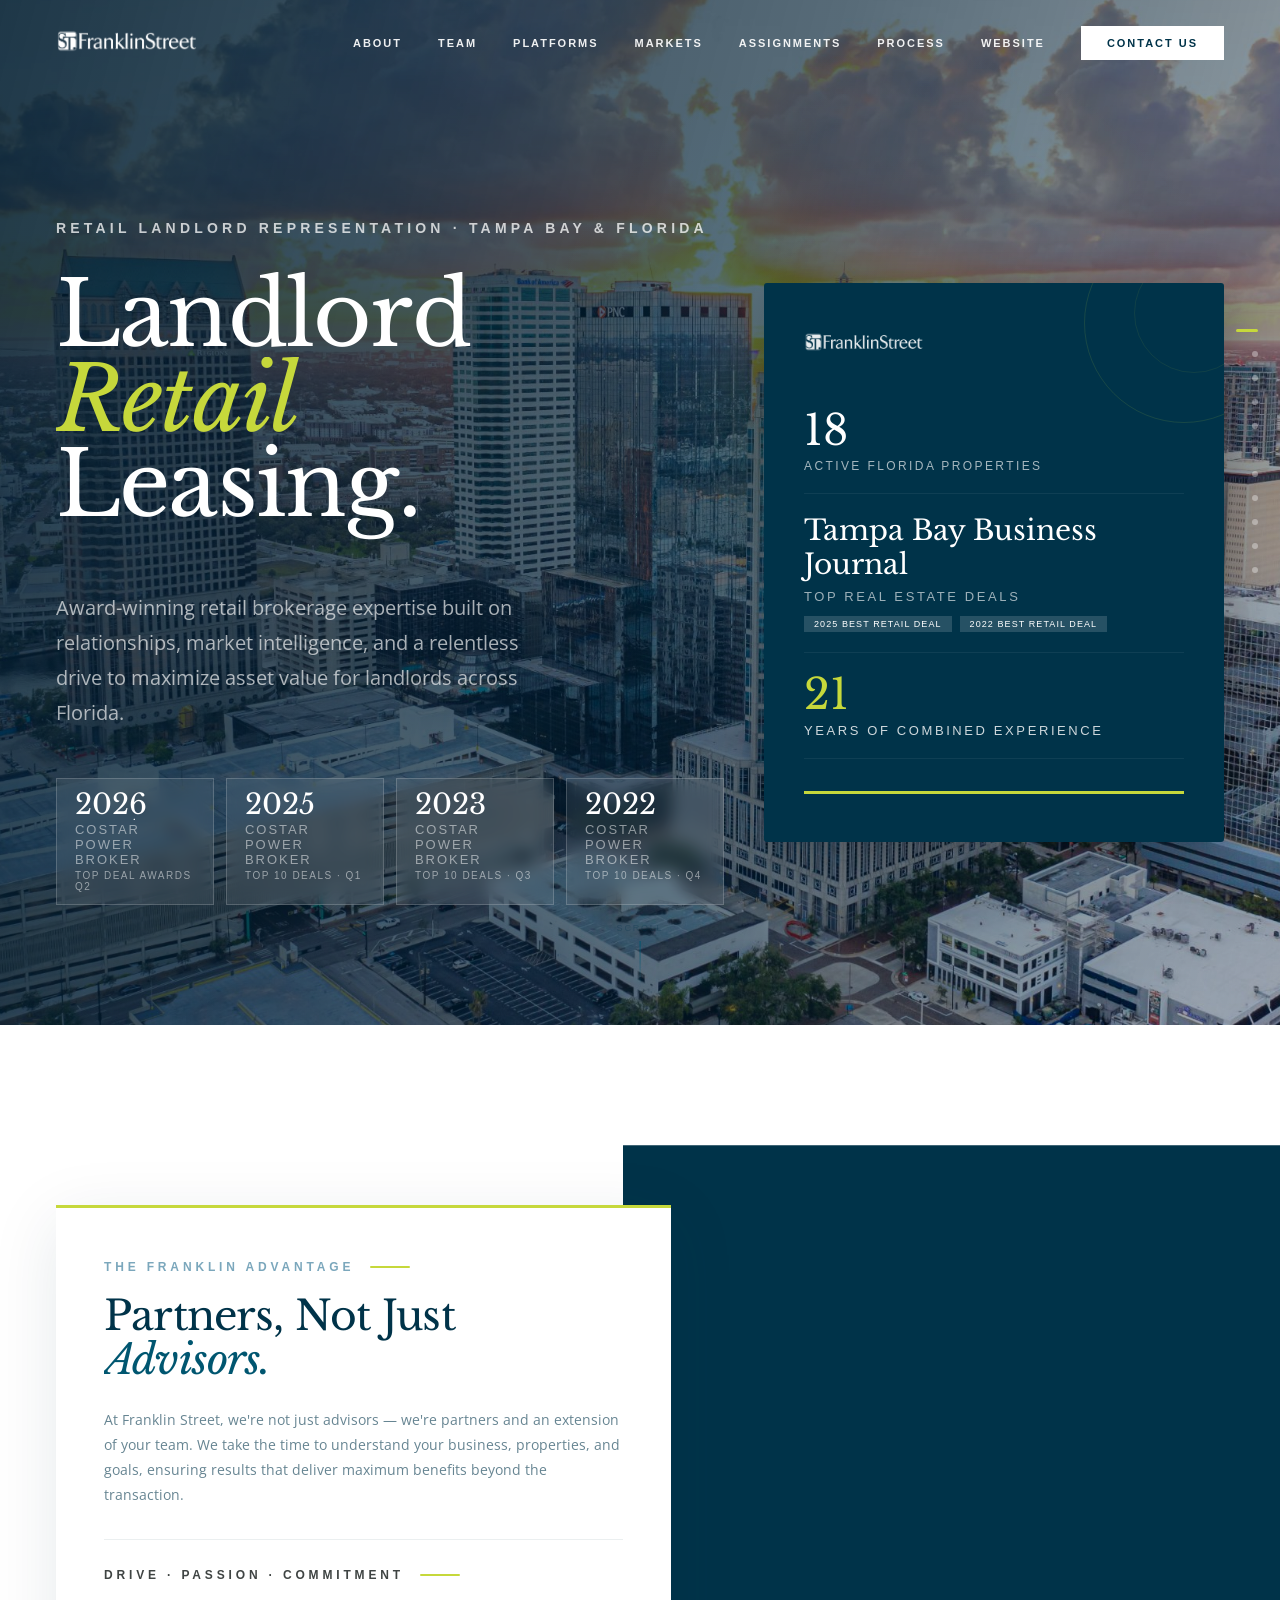
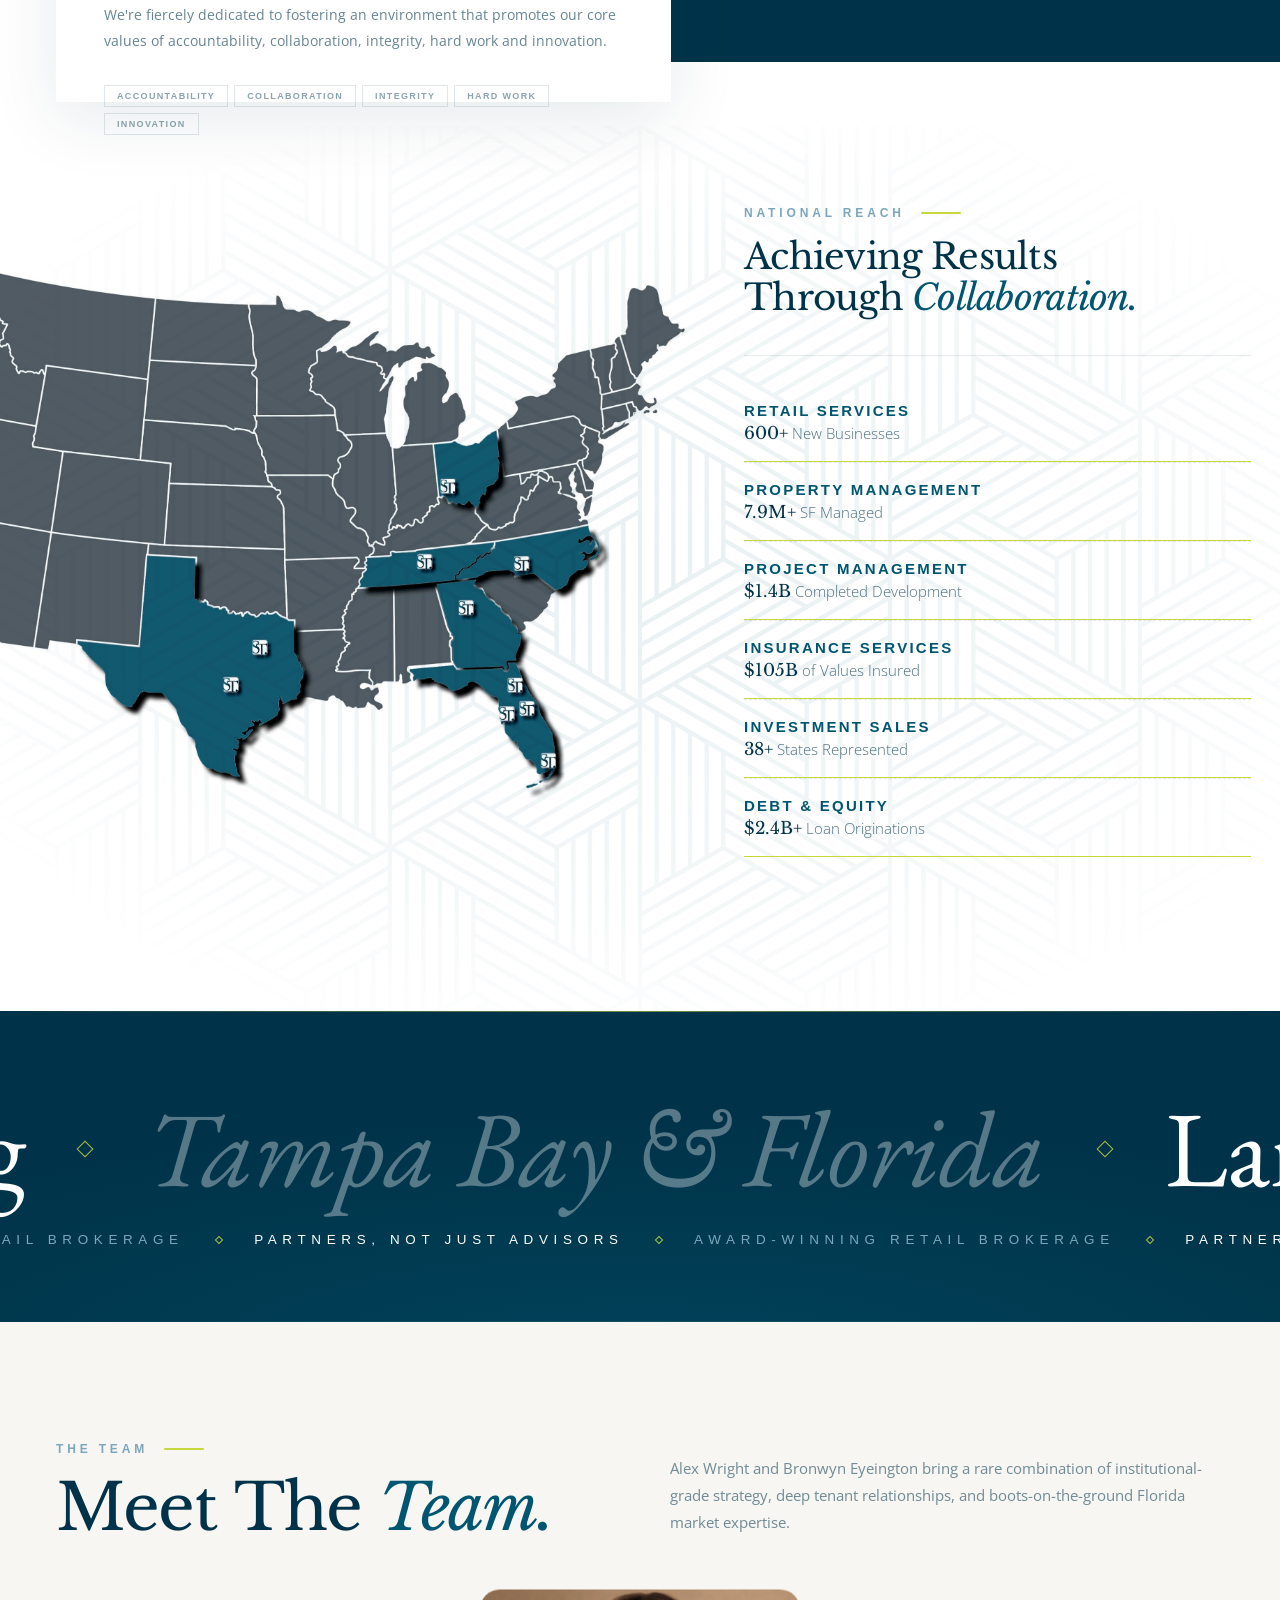
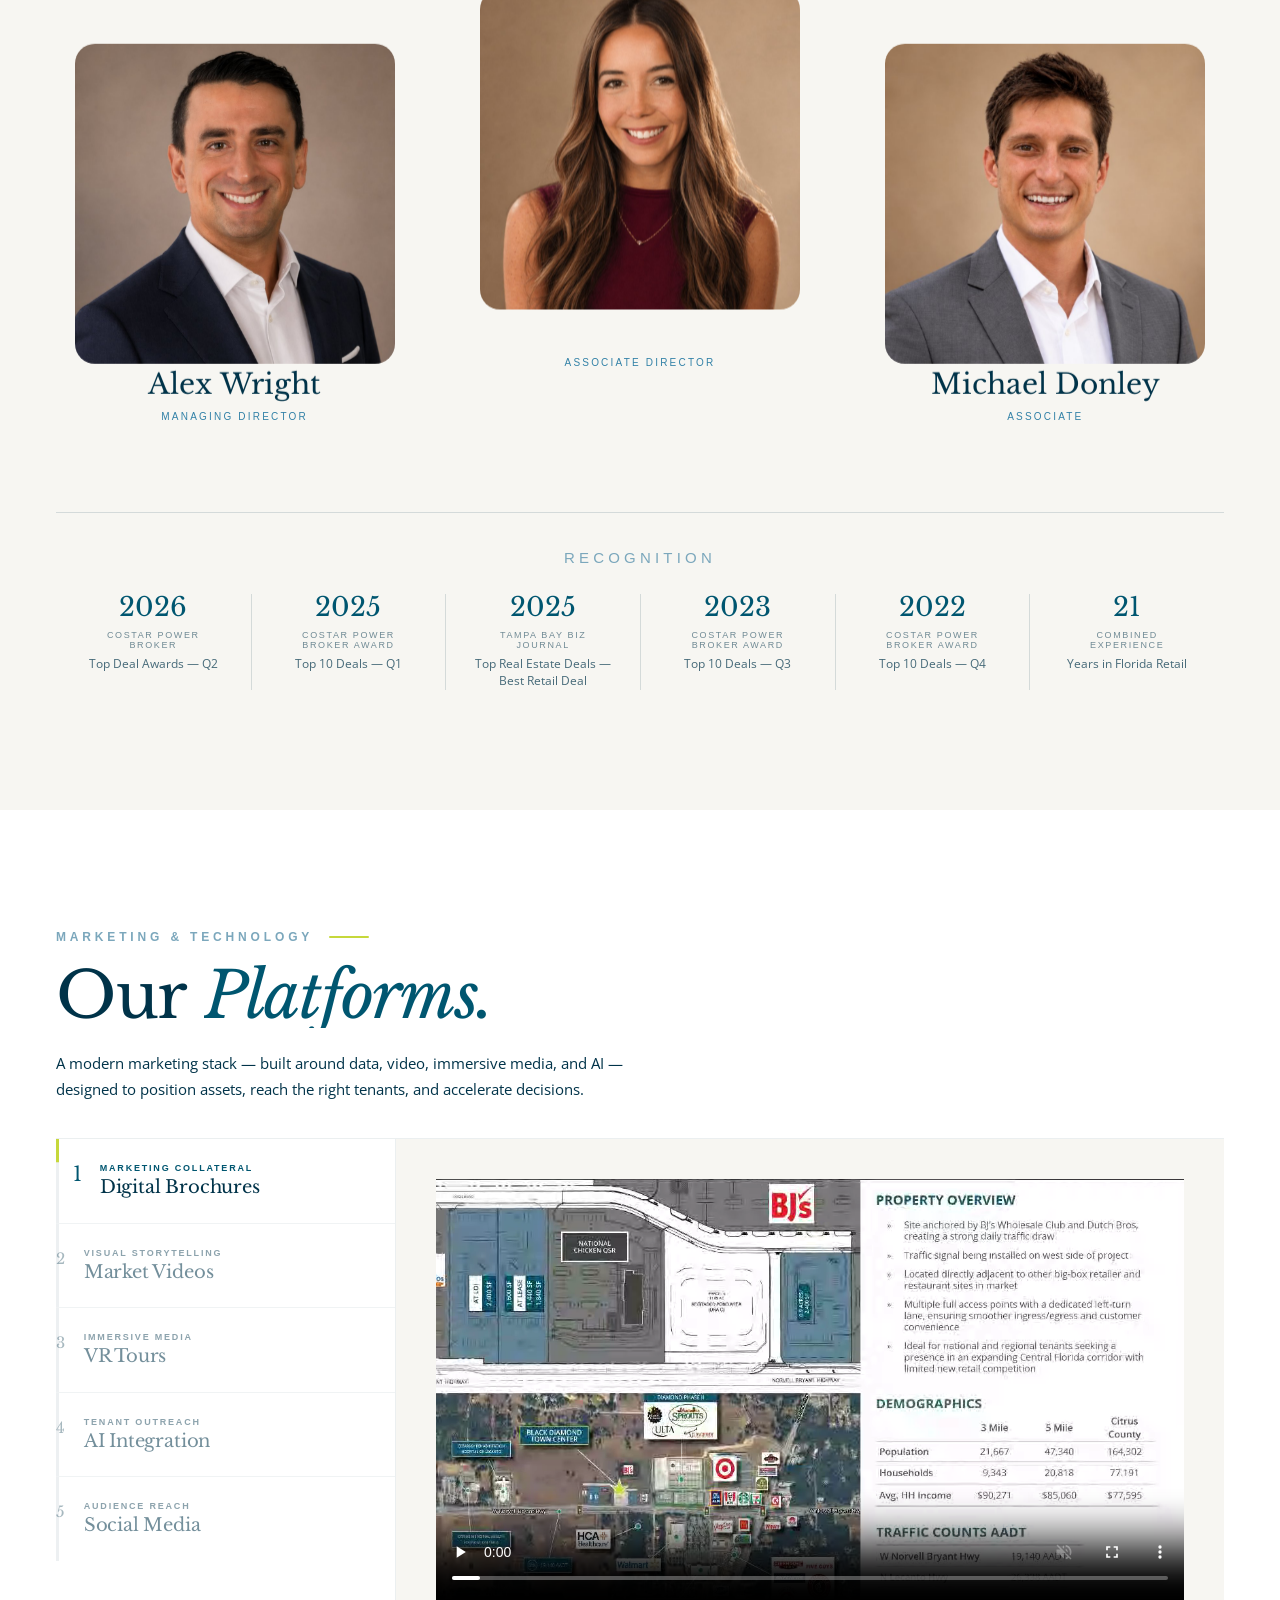
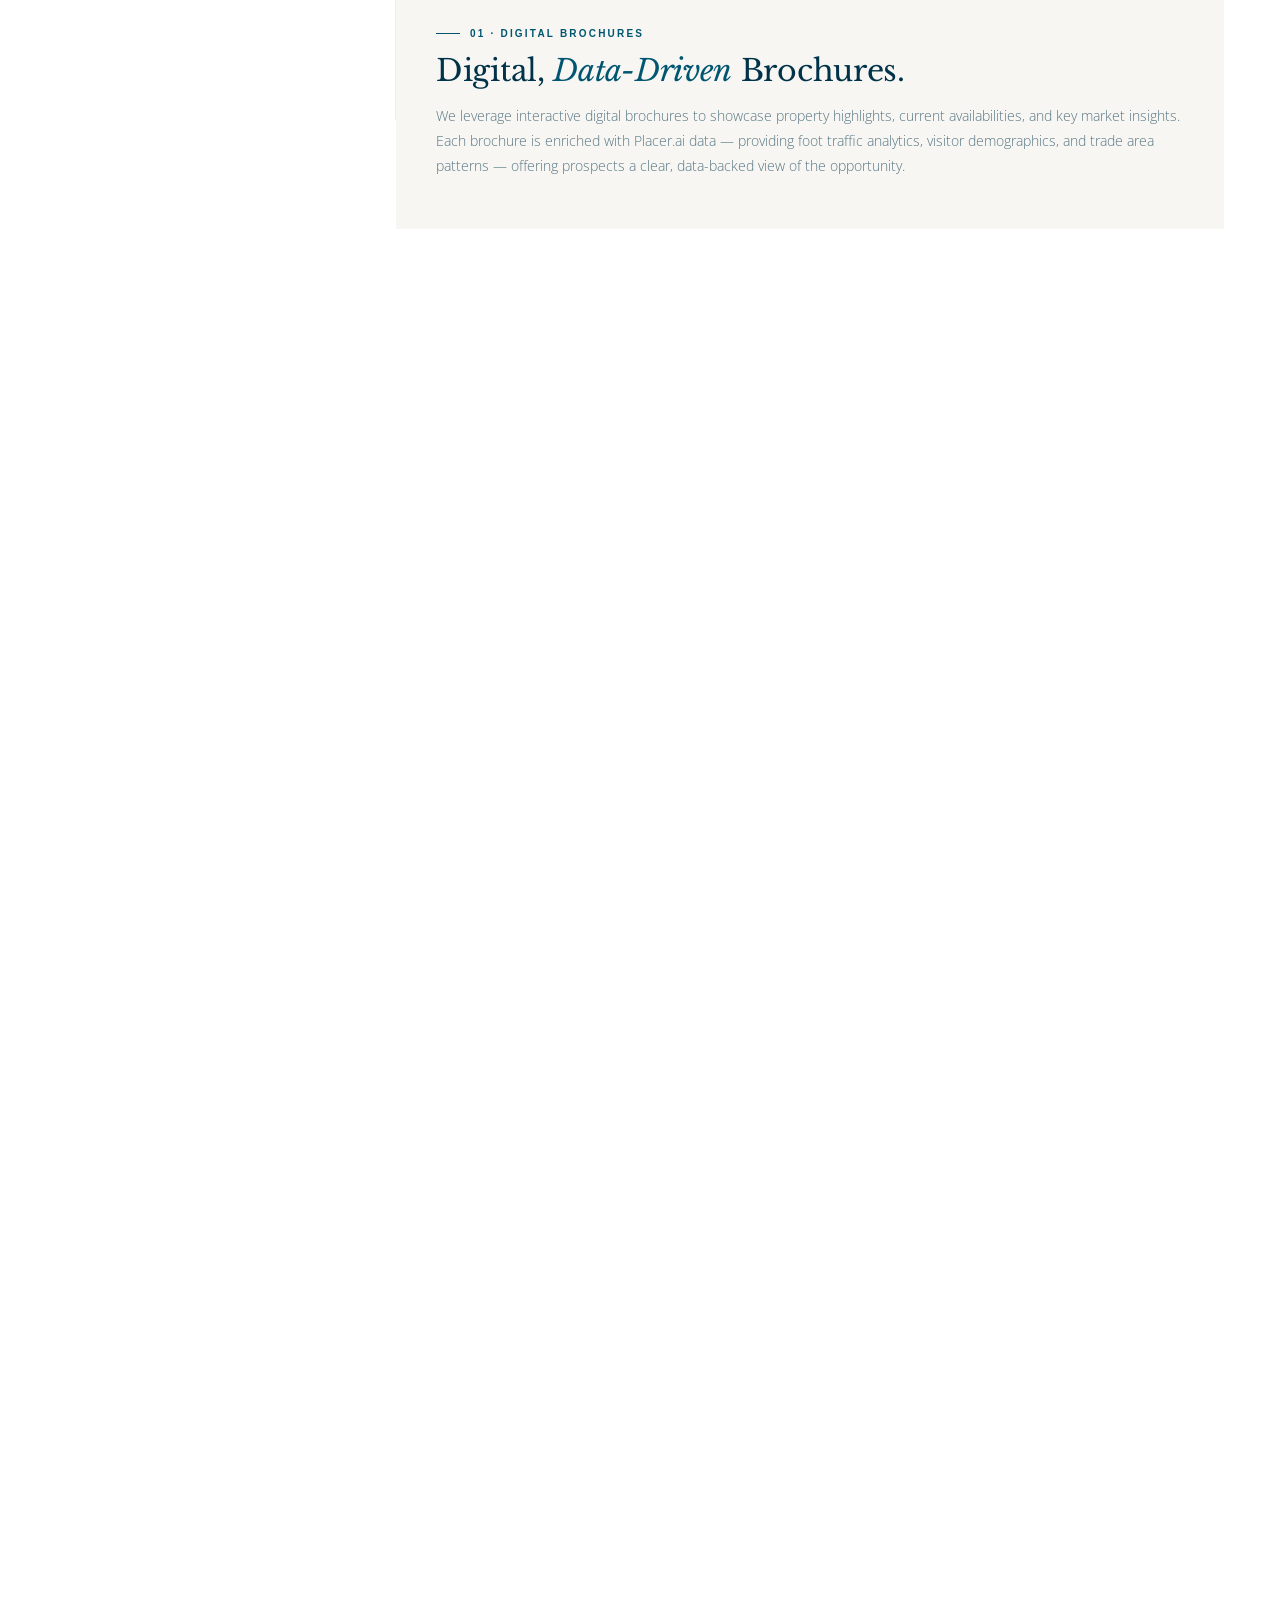
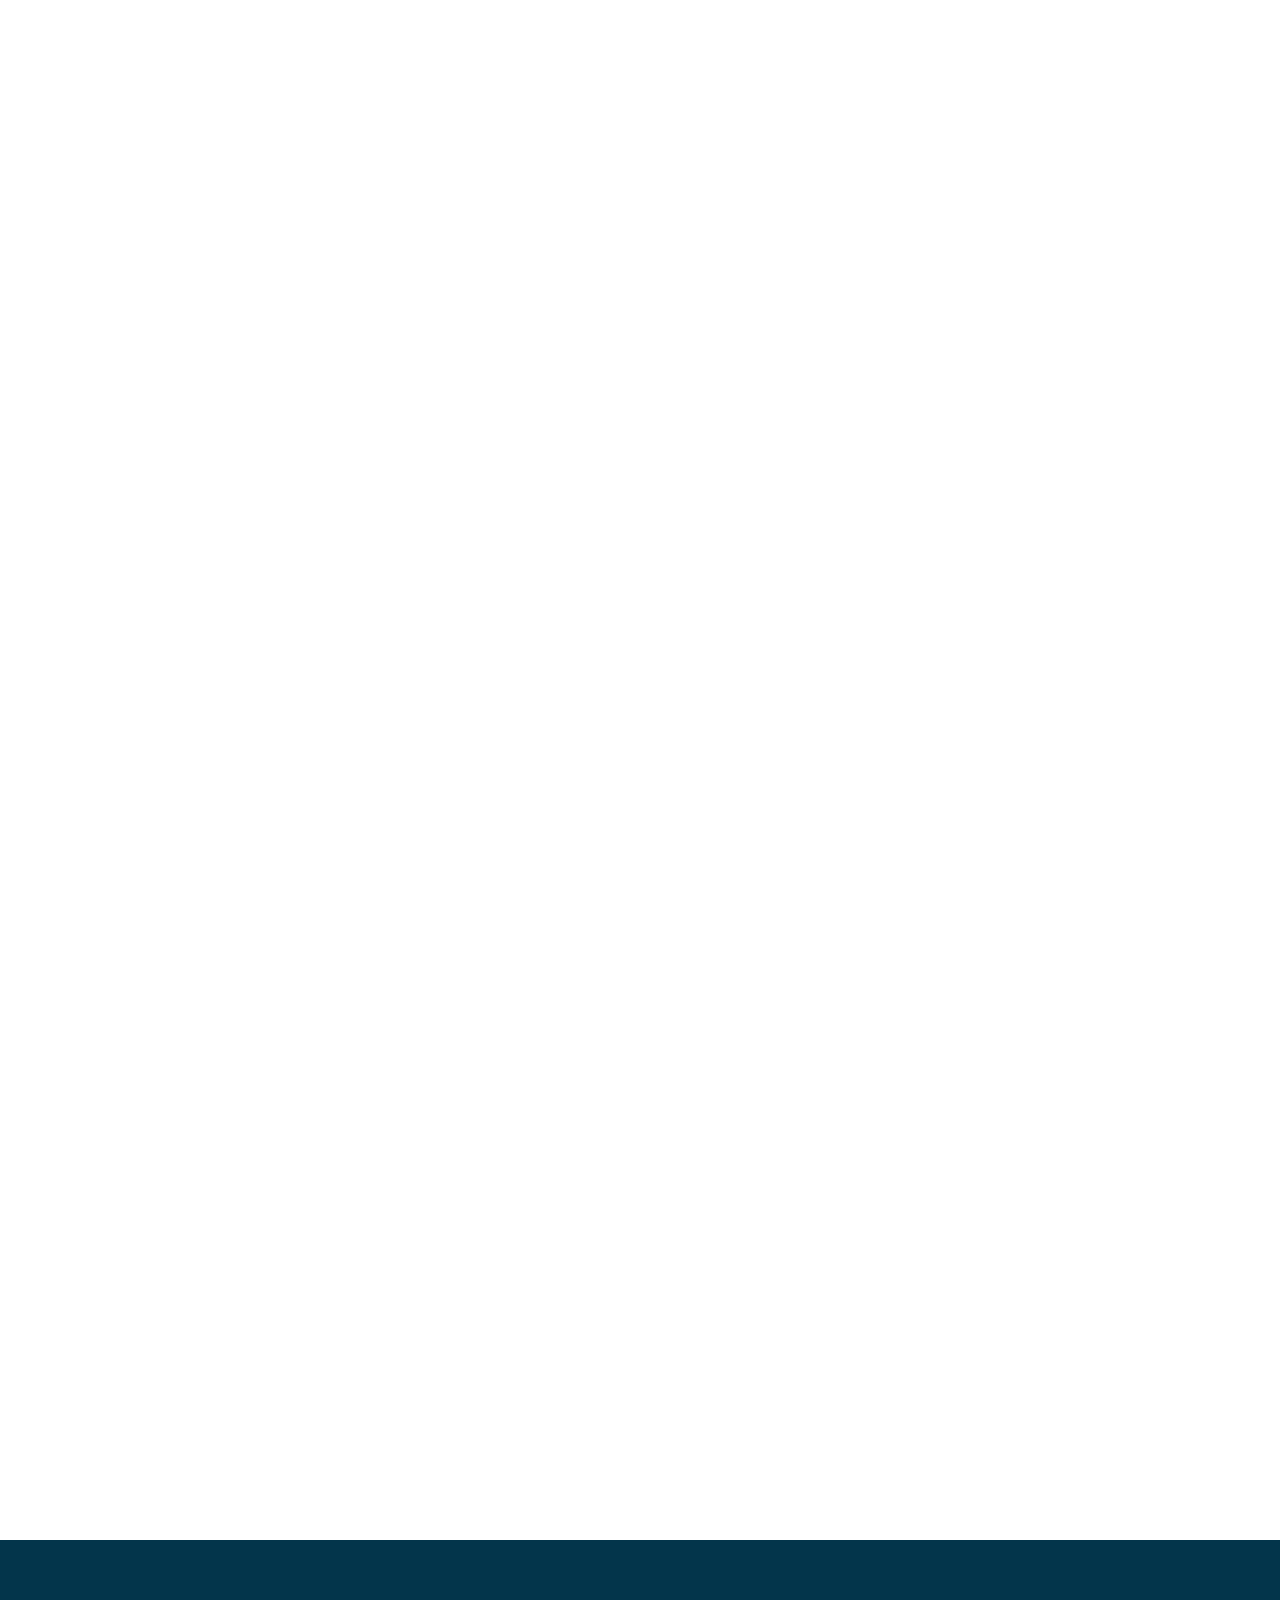
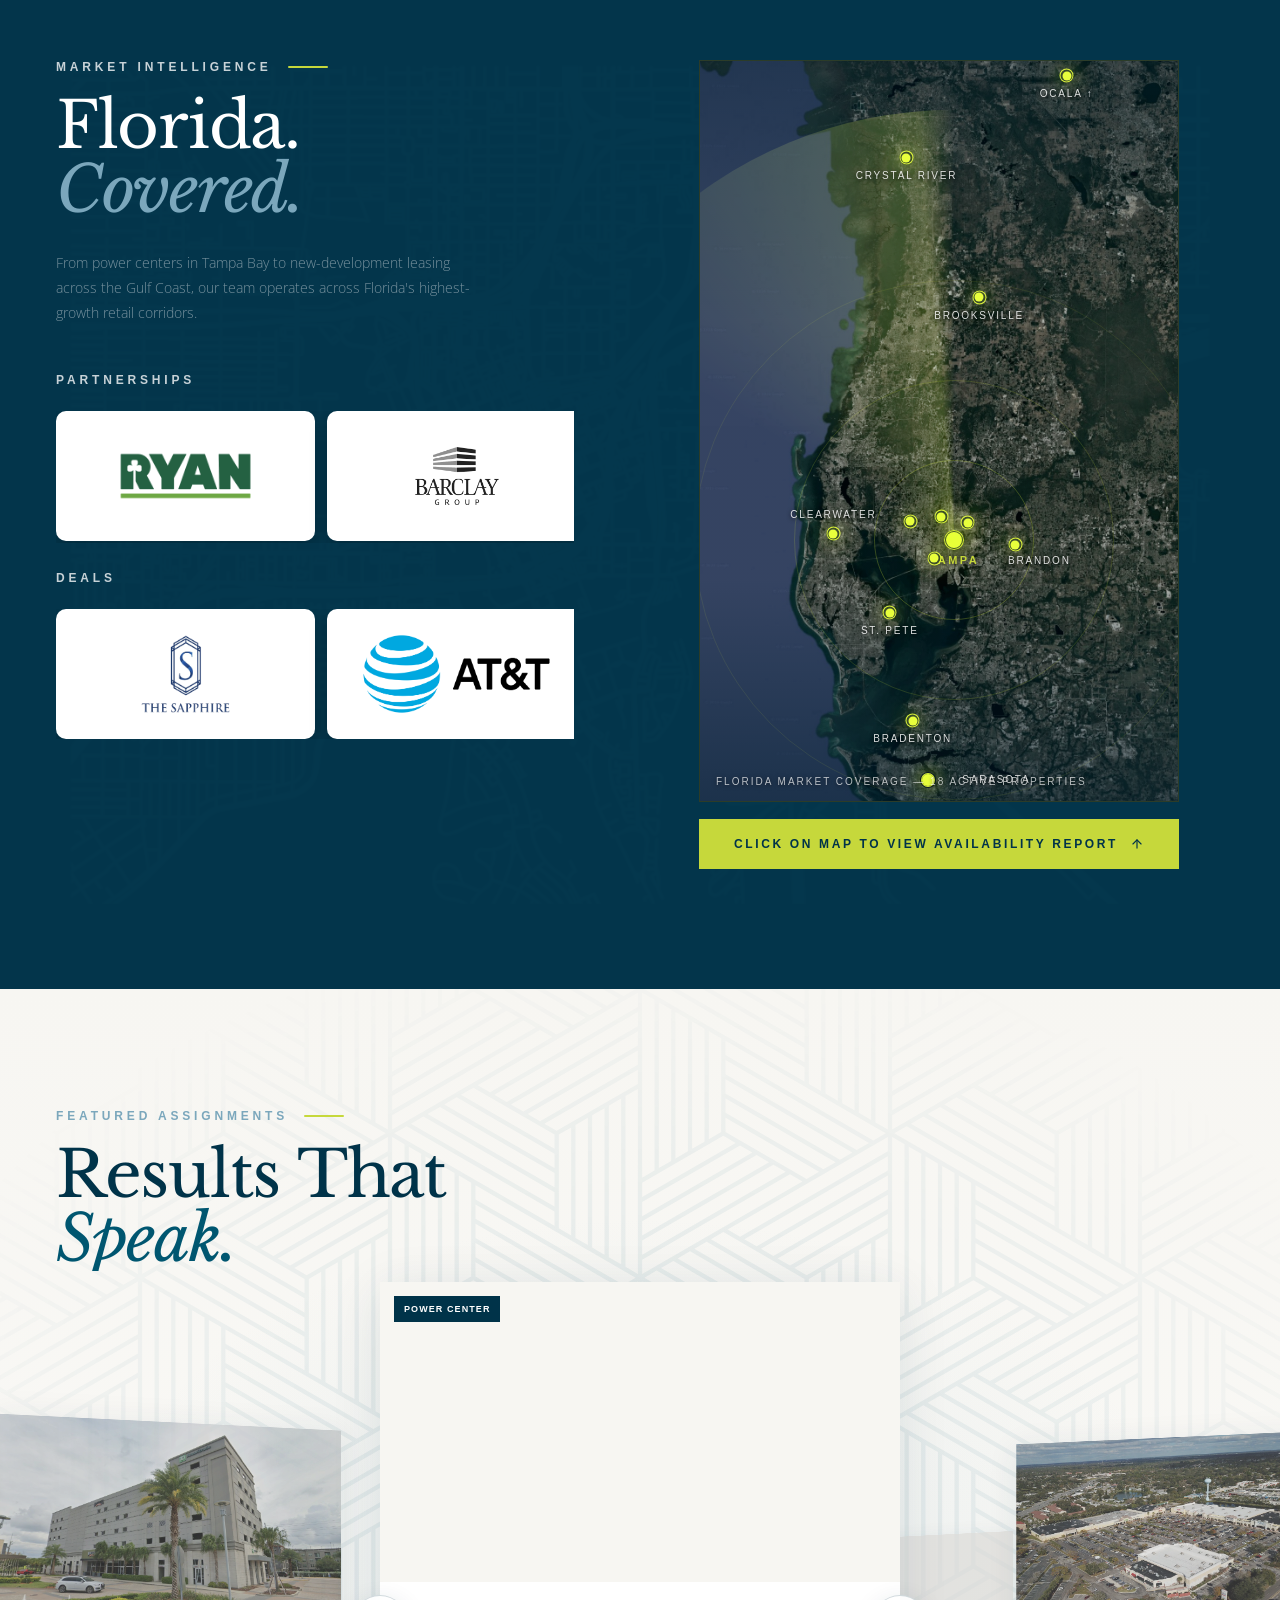
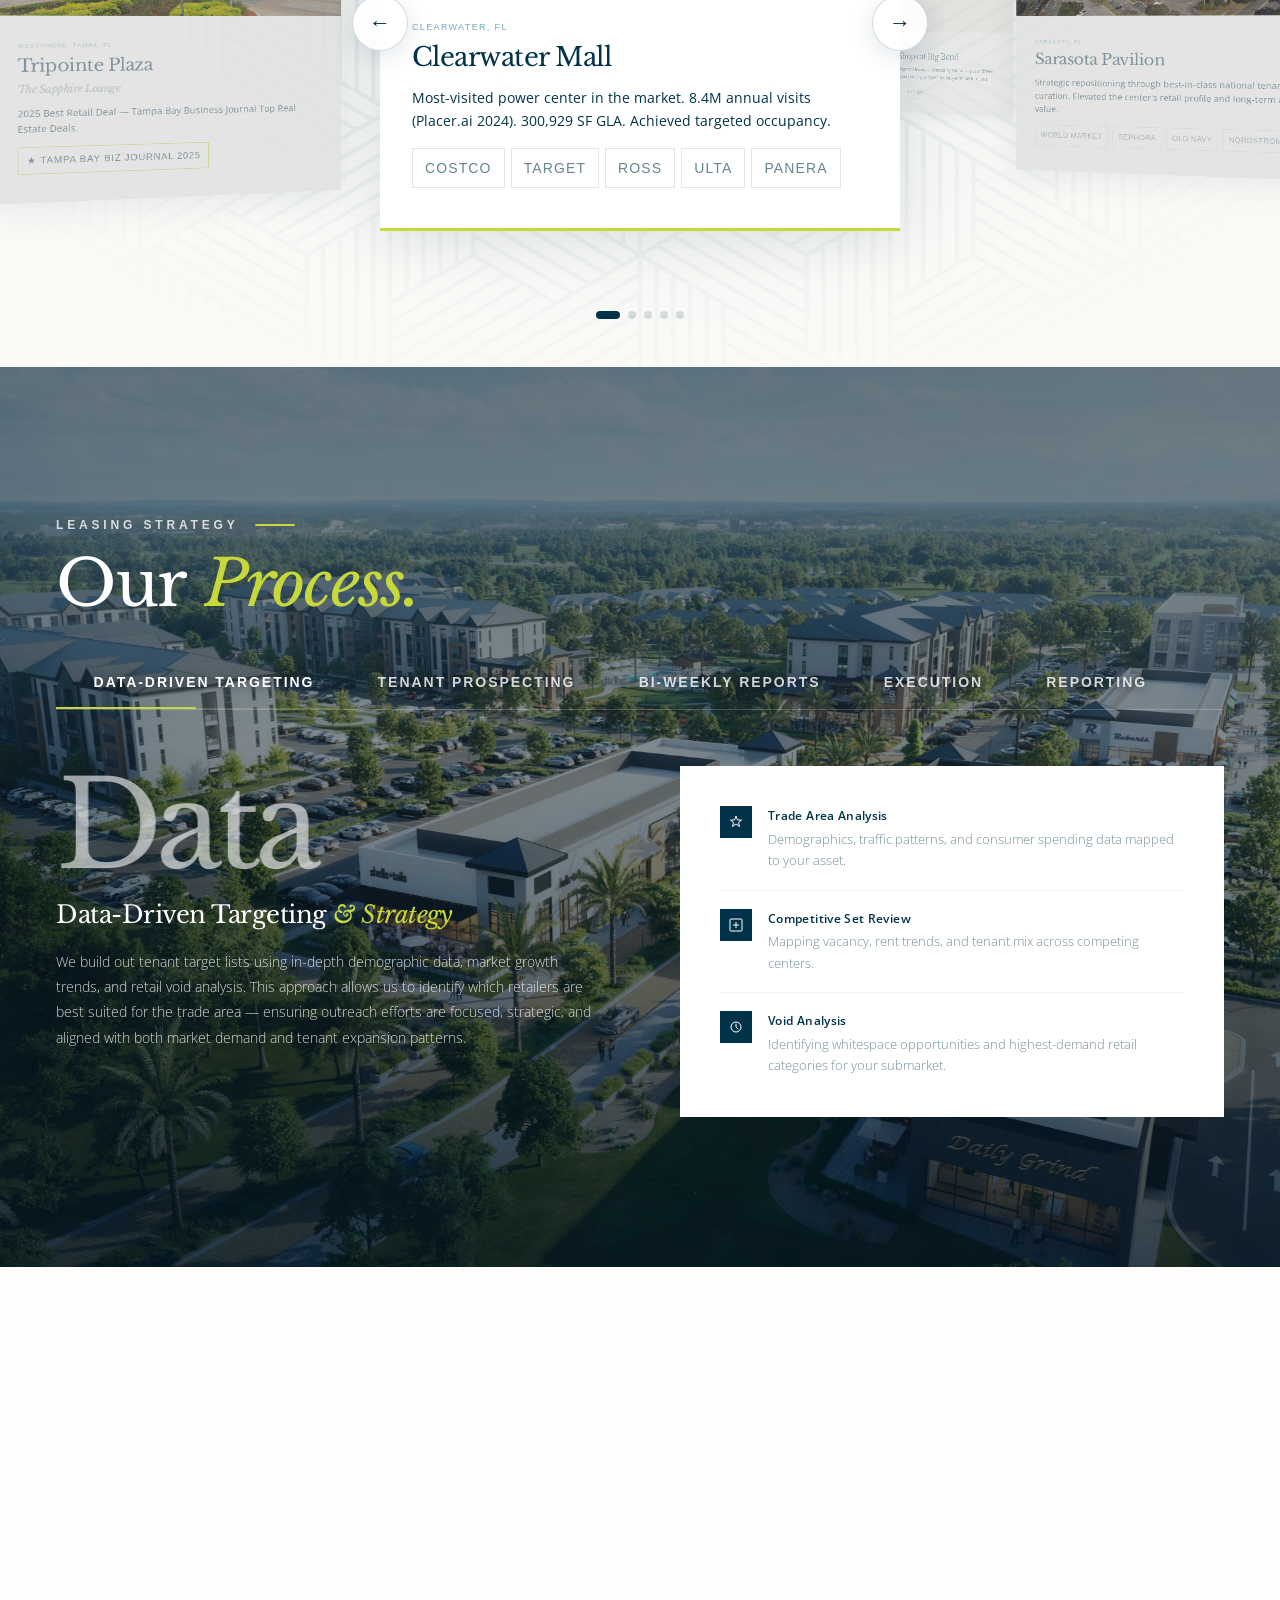
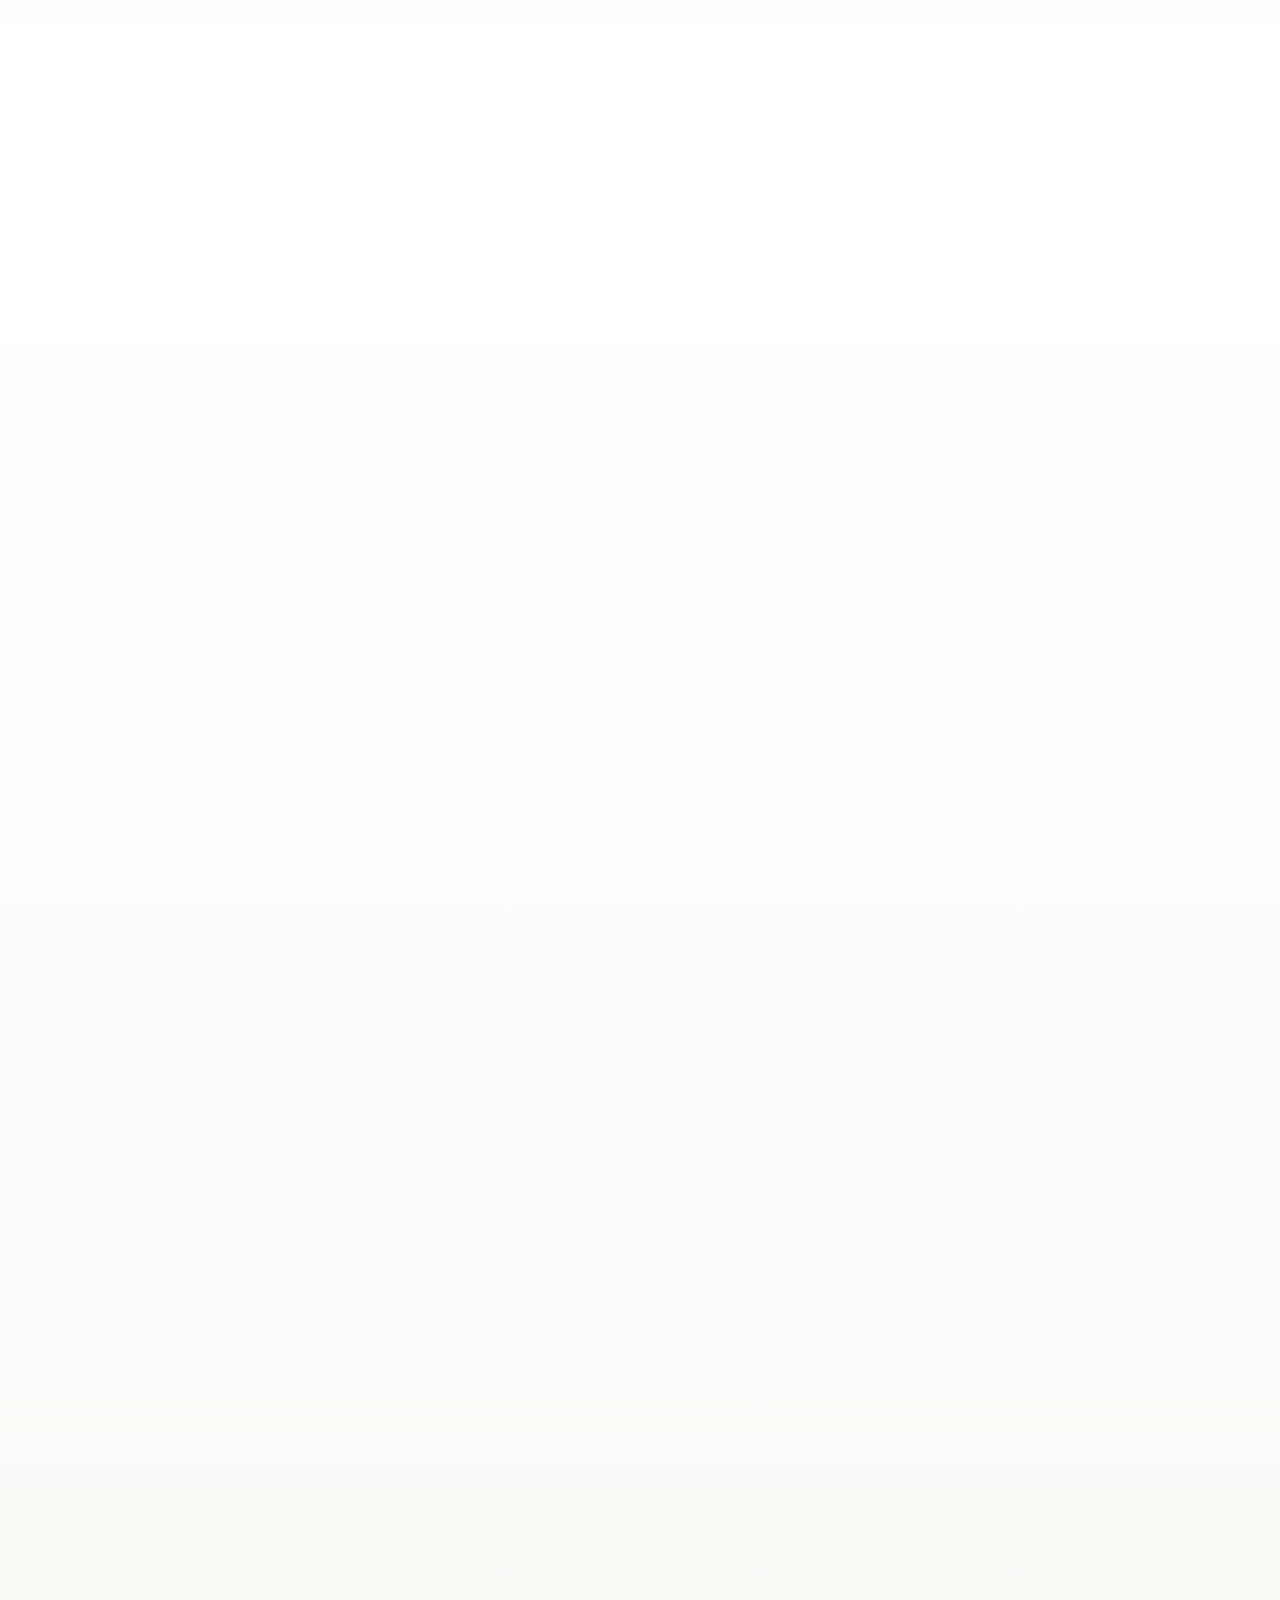
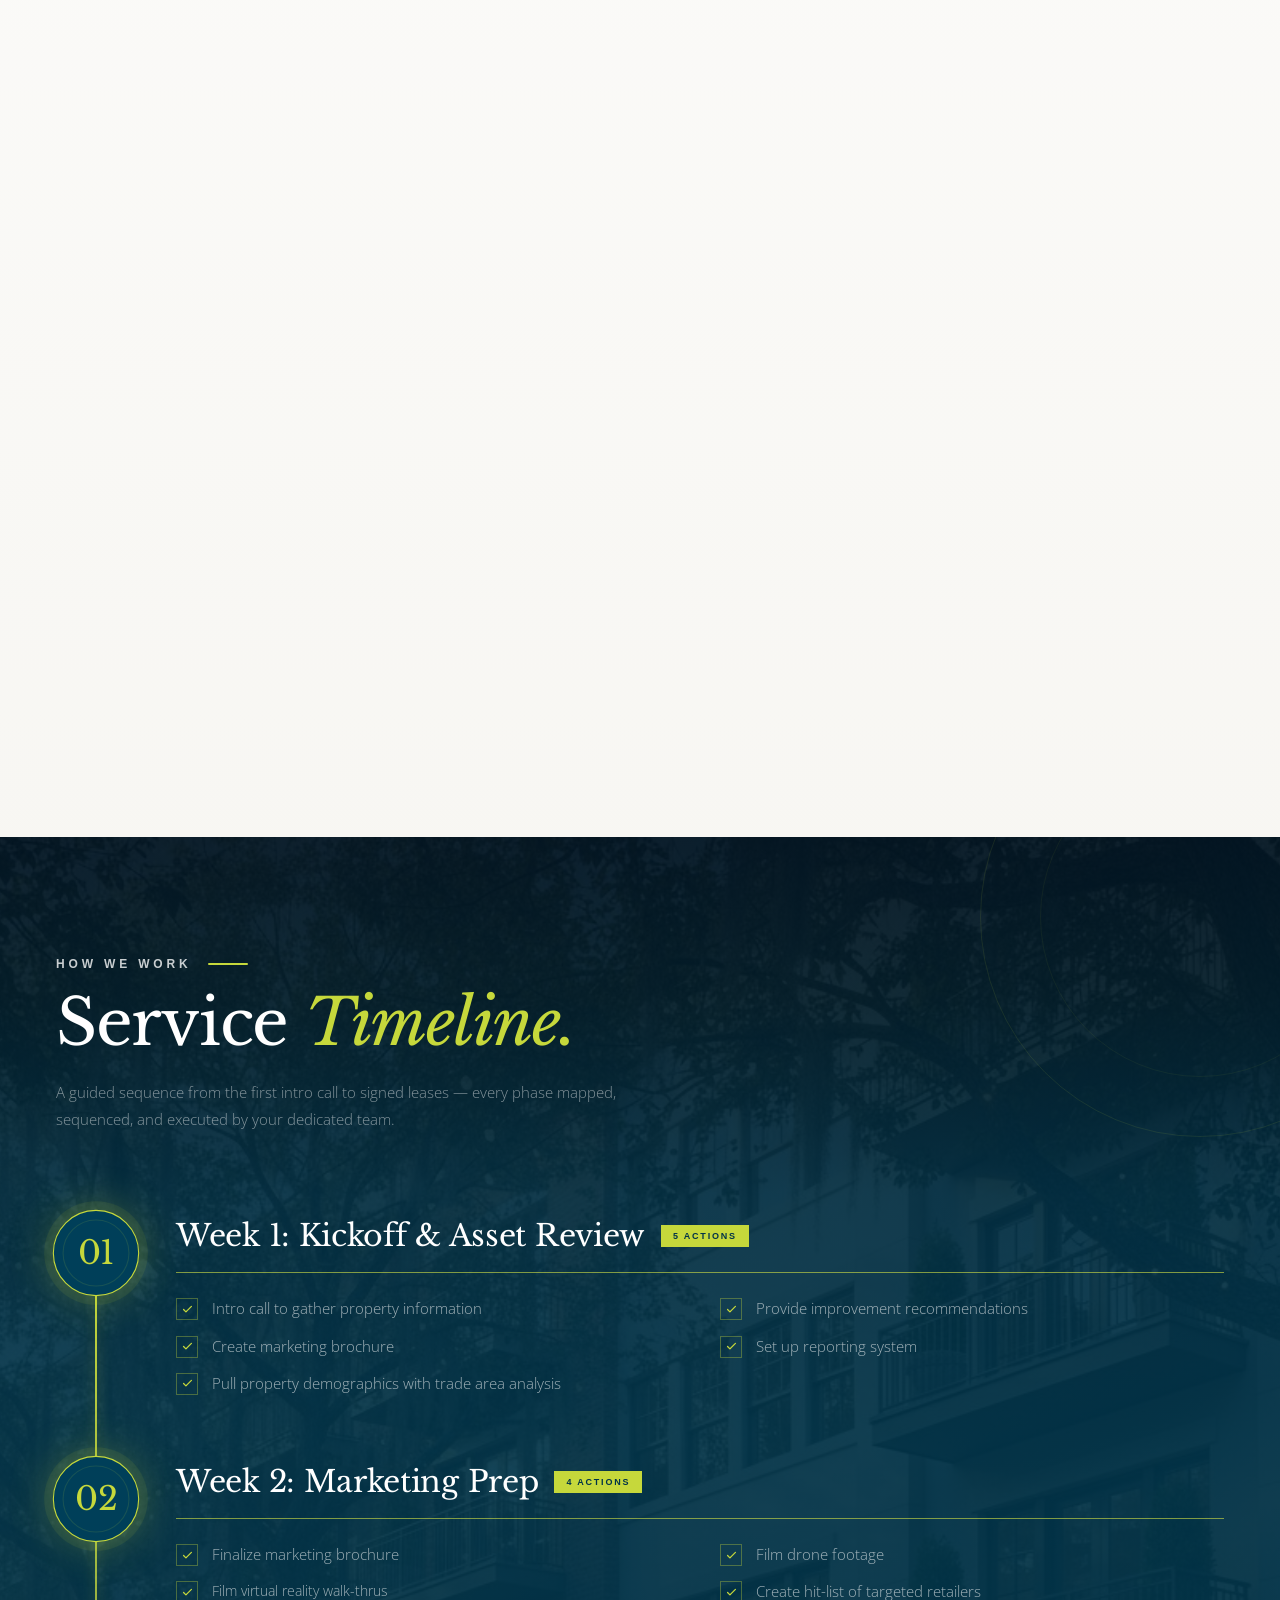
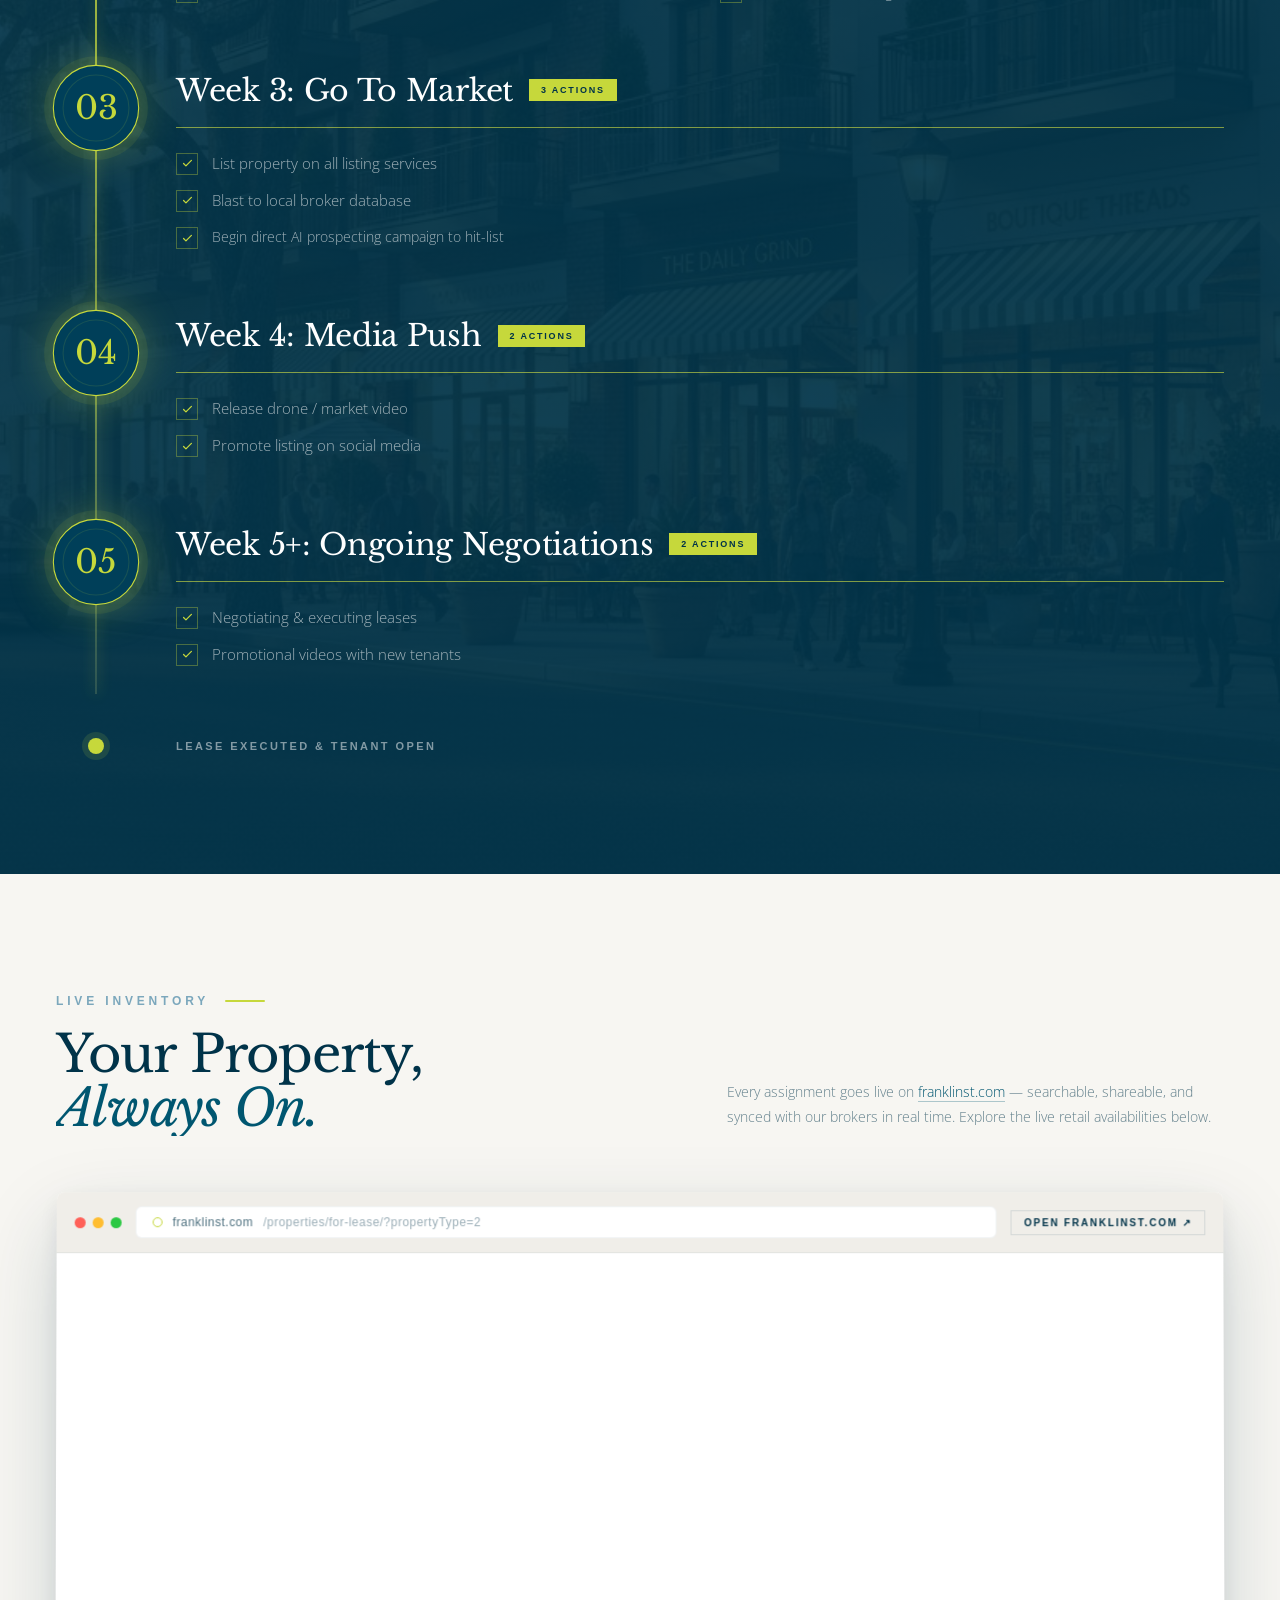
<file: 05_Archive/Template-Snapshots/Leasing_v2.0_2026-10-14/index.html>
<!DOCTYPE html>
<html lang="en"><head>
<meta charset="UTF-8">
<meta name="viewport" content="width=device-width, initial-scale=1.0">
<title>Franklin Street — Retail Landlord Representation</title>

<script src="js/vendor/vimeo-player.min.js"></script>
<link rel="preconnect" href="https://fonts.googleapis.com">
<link rel="preconnect" href="https://fonts.gstatic.com" crossorigin>
<link rel="stylesheet" href="https://fonts.googleapis.com/css2?family=EB+Garamond:ital,wght@0,400;0,500;1,400;1,500&display=swap">
<link rel="stylesheet" href="css/fonts.css">
<link rel="stylesheet" href="css/styles.css">
<link rel="stylesheet" href="css/motion.css">
</head><body><div id="m-intro" aria-hidden="true">
  <div class="mi-under"></div>
  <div class="mi-panels"><i></i><i></i><i></i><i></i><i></i></div>
  <div class="mi-center">
    <div class="mi-logo"><img src="assets/img/brand/franklin-street-logo.png" alt=""></div>
    <div class="mi-line"><span></span></div>
    <div class="mi-tag">Retail Landlord Representation</div>
  </div>
  <div class="mi-meta">Tampa Bay &amp; Florida<br><b>Franklin Street</b> &middot; Retail</div>
  <div class="mi-count"><span>0</span><small>%</small></div>
</div>
<!-- NAV -->
<nav id="nav">
  <a class="nav-logo" href="#hero"><img src="assets/img/brand/franklin-street-logo.png" alt="Franklin Street"></a>
  <ul class="nav-links">
    <li><a href="#advantage">About</a></li>
    <li><a href="#team">Team</a></li>
    <li><a href="#platforms">Platforms</a></li>
    <li><a href="#market">Markets</a></li>
    <li><a href="#assignments">Assignments</a></li>
    <li><a href="#process">Process</a></li>
    <li><a href="#website">Website</a></li>
    <li><a href="#cta" class="nav-cta" style="background-color: rgb(255, 255, 255); color: rgb(0, 51, 73)">Contact Us</a></li>
  </ul>
</nav>

<!-- ══════════ HERO ══════════ -->
<section id="hero">
  <div class="hero-map-bg"></div>
  <div class="hero-map-overlay"></div>
  <div class="hero-inner" style="margin: 75px">
    <div class="hero-text">
      <div class="hero-eyebrow" style="font-size: 14px">Retail Landlord Representation · Tampa Bay &amp; Florida</div>
      <h1 class="hero-h1">
        <span class="word"><span>Landlord</span></span>
        <span class="word"><span><em style="color: rgb(198, 216, 59)">Retail</em></span></span>
        <span class="word"><span style="height: 108px">Leasing.</span></span>
      </h1>
      <p class="hero-sub" style="font-size: 20px; font-weight: 400">Award-winning retail brokerage expertise built on relationships, market intelligence, and a relentless drive to maximize asset value for landlords across Florida.</p>
      <div class="hero-awards">
        <div class="award-chip">
          <span class="ay">2026</span>
          <span class="al" style="font-size: 13px">CoStar Power Broker</span>
          <span class="al" style="font-size: 10px">Top Deal Awards Q2</span>
        </div>
        <div class="award-chip">
          <span class="ay">2025</span>
          <span class="al" style="font-size: 13px">CoStar Power Broker</span>
          <span class="al" style="font-size: 10px">Top 10 Deals · Q1</span>
        </div>
        <div class="award-chip">
          <span class="ay">2023</span>
          <span class="al" style="font-size: 13px">CoStar Power Broker</span>
          <span class="al" style="font-size: 10px">Top 10 Deals · Q3</span>
        </div>
        <div class="award-chip">
          <span class="ay">2022</span>
          <span class="al" style="font-size: 13px">CoStar Power Broker</span>
          <span class="al" style="font-size: 10px">Top 10 Deals · Q4</span>
        </div>
      </div>
    </div>

    <!-- Floating dark stat card -->
    <div class="hero-card">
      <div class="hero-stat-card fc fc-dark">
        <div class="hsc-logo"><img src="assets/img/brand/franklin-street-logo.png" alt="Franklin Street"></div>
        <div class="hsc-stat">
          <div class="hsc-n"><span class="counter" data-target="18" data-suffix="">—</span></div>
          <div class="hsc-l" style="font-size: 12px; color: rgba(255, 255, 255, 0.647)">Active Florida Properties</div>
        </div>
        <div class="hsc-stat">
          <div class="hsc-n" style="font-size:28px; line-height:1.2;">Tampa Bay
Business Journal</div>
          <div class="hsc-l" style="color: rgba(255, 255, 255, 0.616); font-size: 13px">Top Real Estate Deals</div>
          <div style="display:flex;gap:8px;margin-top:8px;flex-wrap:wrap;">
            <span style="font-family: 'Arial Narrow',Arial,sans-serif; font-size: 9px; letter-spacing: 0.12em; text-transform: uppercase; background: var(--green); color: rgb(255, 255, 255); padding: 3px 10px; font-weight: 400; background-color: rgba(255, 255, 255, 0.15)">2025 Best Retail Deal</span>
            <span style="font-family:'Arial Narrow',Arial,sans-serif;font-size:9px;letter-spacing:0.12em;text-transform:uppercase;background:rgba(255,255,255,0.15);color:white;padding:3px 10px;">2022 Best Retail Deal</span>
          </div>
        </div>
        <div class="hsc-stat">
          <div class="hsc-n" style="color:var(--green);">21&nbsp;</div>
          <div class="hsc-l" style="font-size: 13px; color: rgba(255, 255, 255, 0.808)">YEARS OF COMBINED EXPERIENCE</div>
        </div>
        <div class="hsc-green"></div>
      </div>
    </div>
  </div>
  <div class="hero-scroll"><span>Scroll</span><div class="scroll-bar"></div></div>
</section>

<!-- ══════════ ADVANTAGE ══════════ -->
<section id="advantage">
  <div class="adv-inner">
    <div class="adv-text-card r-l" style="height: 497px; width: 615px">
      <div class="ey">The Franklin Advantage</div>
      <h2 class="adv-h2">Partners, Not Just<br><em>Advisors.</em></h2>
      <p class="adv-p" style="font-weight: 400">At Franklin Street, we're not just advisors — we're partners and an extension of your team. We take the time to understand your business, properties, and goals, ensuring results that deliver maximum benefits beyond the transaction.</p>
      <div class="adv-divider"></div>
      <div class="ey ey-green" style="color:rgb(63,68,67)"><span class="arrow-tick" style="background:rgb(63,68,67);"></span>Drive · Passion · Commitment</div>
      <p class="adv-p" style="margin-top: 12px; font-weight: 400">We're fiercely dedicated to fostering an environment that promotes our core values of accountability, collaboration, integrity, hard work and innovation.</p>
      <div class="adv-values">
        <span class="val-chip" style="font-weight: 600">Accountability</span>
        <span class="val-chip" style="font-weight: 600">Collaboration</span>
        <span class="val-chip" style="font-weight: 600">Integrity</span>
        <span class="val-chip" style="font-weight: 600">Hard Work</span>
        <span class="val-chip" style="font-weight: 600">Innovation</span>
      </div>
    </div>
    <div class="adv-video-wrap r-r" style="width: 919px; height: 600px">
      <div class="adv-video">
        <iframe class="js-vimeo" src="https://player.vimeo.com/video/1045159217?title=0&amp;byline=0&amp;portrait=0&amp;muted=1&amp;playsinline=1" allow="autoplay; fullscreen; picture-in-picture" allowfullscreen="" title="Franklin Street"></iframe>
      </div>
    </div>
  </div>
</section>

<!-- ══════════ RESULTS / NATIONAL REACH ══════════ -->
<section id="results" style="background: var(--white); padding: 120px 56px 120px 179px; overflow: hidden; position: relative">
<style>
.res-map-bg{position:absolute;left:0;top:0;bottom:0;width:62%;background-image:url("assets/img/backgrounds/results-us-map.jpg");background-repeat:no-repeat;background-size:contain;background-position:center;z-index:0;}
.res-map-fade{position:absolute;left:50%;top:0;bottom:0;width:6%;background:linear-gradient(90deg,rgba(255,255,255,0) 0%,rgba(255,255,255,1) 100%);z-index:1;}
.res-inner{display:grid;grid-template-columns:1fr 480px;gap:80px;align-items:center;max-width:1360px;margin:0 auto;position:relative;z-index:2;}
.res-spacer{}
.us-state{transition:fill 0.4s,filter 0.4s;}
.us-state.hi{fill:var(--teal);filter:drop-shadow(0 4px 12px rgba(0,86,112,0.35));}
.us-state.lo{fill:#4a5568;}
.fs-marker{opacity:0;transition:opacity 0.5s;}
.fs-marker.show{opacity:1;}
.res-stats{display:flex;flex-direction:column;gap:0;}
.res-h2{font-family:'Libre Baskerville',serif;font-size:clamp(26px,2.8vw,38px);font-weight:400;line-height:1.15;letter-spacing:-0.02em;color:var(--navy);margin-bottom:36px;}
.res-h2 em{font-style:italic;color:var(--teal);}
.res-divider{width:100%;height:1px;background:rgba(0,51,73,0.1);margin-bottom:28px;}
.res-row{display:flex;flex-direction:column;gap:4px;padding:18px 0;border-bottom:1px dashed rgba(0,51,73,0.1);position:relative;overflow:hidden;}
.res-row:last-child{border-bottom:none;}
.res-row-cat{font-family:'Arial Narrow',Arial,sans-serif;font-size:11px;font-weight:700;letter-spacing:0.15em;text-transform:uppercase;color:var(--teal);}
.res-row-val{font-size:15px;font-weight:300;color:rgba(0,51,73,0.7);}
.res-row-val .big{font-family:'Libre Baskerville',serif;font-size:17px;font-weight:400;color:var(--navy);}
/* Animated underline per row */
.res-row::after{content:'';position:absolute;bottom:0;left:0;width:0;height:1px;background:var(--green);transition:width 0.8s var(--ease);}
.res-row.fired::after{width:100%;}
@media(max-width:900px){.res-inner{grid-template-columns:1fr;}.res-map-bg{background-size:cover;background-position:center;opacity:0.25;}.res-map-fade{background:rgba(255,255,255,0.5);}}
</style>
  <div class="res-map-bg"></div>
  <div class="res-map-fade"></div>
  <div class="res-inner">
    <div class="res-spacer"></div>
    <!-- Hidden legacy SVG (preserved for animation hooks) -->
    <div class="res-map-wrap r-l" style="display:none;">
      <img src="assets/img/maps/franklin-street-office-locations.webp" alt="Franklin Street Office Locations" style="width: 160%; max-width: none; display: block; margin-left: -30%; object-fit: fill; object-position: 60% center">
      <svg id="usMap" viewBox="0 0 960 593" style="display:none;" fill="none" xmlns="http://www.w3.org/2000/svg">
        <!-- All states — lo = gray, hi = teal (FS offices) -->
        <!-- WA --><path class="us-state lo" d="M112,48 L112,130 L175,130 L193,108 L200,90 L178,80 L160,52Z"></path>
        <!-- OR --><path class="us-state lo" d="M112,132 L112,205 L185,212 L208,205 L208,135 L175,132Z"></path>
        <!-- CA --><path class="us-state lo" d="M112,207 L112,330 L140,380 L170,370 L200,310 L215,270 L210,210 L185,214Z"></path>
        <!-- ID --><path class="us-state lo" d="M210,52 L290,52 L295,130 L260,175 L220,175 L208,140 L208,80Z"></path>
        <!-- NV --><path class="us-state lo" d="M215,178 L255,178 L272,270 L265,315 L200,315 L212,275Z"></path>
        <!-- AZ --><path class="us-state lo" d="M200,318 L270,318 L270,420 L235,435 L170,400 L172,365Z"></path>
        <!-- MT --><path class="us-state lo" d="M296,52 L430,52 L435,135 L370,140 L296,135Z"></path>
        <!-- WY --><path class="us-state lo" d="M298,140 L435,140 L432,215 L298,215Z"></path>
        <!-- CO --><path class="us-state lo" d="M298,218 L432,218 L432,295 L298,295Z"></path>
        <!-- NM --><path class="us-state lo" d="M240,298 L430,298 L428,408 L310,408 L240,408 L238,358Z"></path>
        <!-- ND --><path class="us-state lo" d="M437,52 L555,52 L555,130 L437,130Z"></path>
        <!-- SD --><path class="us-state lo" d="M437,133 L555,133 L555,205 L437,205Z"></path>
        <!-- NE --><path class="us-state lo" d="M437,208 L555,208 L555,268 L437,268Z"></path>
        <!-- KS --><path class="us-state lo" d="M437,271 L555,271 L555,338 L437,338Z"></path>
        <!-- OK --><path class="us-state lo" d="M370,341 L555,341 L558,395 L445,395 L430,420 L370,420Z"></path>
        <!-- TX --><path class="us-state hi" d="M375,398 L448,398 L560,398 L570,450 L585,490 L565,535 L515,555 L460,540 L420,560 L380,555 L345,535 L340,490 L355,440Z"></path>
        <!-- MN --><path class="us-state lo" d="M558,52 L640,52 L648,115 L635,160 L565,160 L558,130Z"></path>
        <!-- IA --><path class="us-state lo" d="M558,163 L638,163 L638,225 L558,225Z"></path>
        <!-- MO --><path class="us-state lo" d="M558,228 L638,228 L645,308 L600,318 L558,300Z"></path>
        <!-- AR --><path class="us-state lo" d="M560,303 L640,310 L640,375 L560,375Z"></path>
        <!-- LA --><path class="us-state lo" d="M558,378 L640,378 L635,435 L585,440 L560,425Z"></path>
        <!-- WI --><path class="us-state lo" d="M640,55 L700,55 L718,100 L700,160 L648,118Z"></path>
        <!-- MI upper --><path class="us-state lo" d="M702,58 L755,58 L780,100 L762,130 L720,115 L700,100Z"></path>
        <!-- MI lower --><path class="us-state lo" d="M720,130 L780,105 L800,150 L780,185 L730,190 L702,165Z"></path>
        <!-- IL --><path class="us-state lo" d="M645,163 L695,163 L698,295 L660,300 L648,240Z"></path>
        <!-- IN --><path class="us-state lo" d="M698,165 L738,165 L738,295 L700,298Z"></path>
        <!-- OH --><path class="us-state hi" d="M740,150 L800,150 L808,240 L758,255 L740,298 L738,298 L738,168Z"></path>
        <!-- KY --><path class="us-state lo" d="M648,303 L742,300 L760,258 L808,242 L818,280 L760,320 L700,335 L648,330Z"></path>
        <!-- TN --><path class="us-state hi" d="M648,333 L762,323 L818,283 L835,308 L780,340 L700,352 L648,355Z"></path>
        <!-- MS --><path class="us-state lo" d="M595,378 L640,378 L645,450 L618,475 L590,460Z"></path>
        <!-- AL --><path class="us-state lo" d="M643,378 L685,378 L690,460 L665,480 L645,453Z"></path>
        <!-- GA --><path class="us-state hi" d="M688,378 L760,355 L785,375 L790,435 L760,475 L720,488 L688,462Z"></path>
        <!-- FL --><path class="us-state hi" d="M688,465 L722,490 L762,478 L800,450 L830,460 L845,500 L840,545 L800,568 L760,572 L730,558 L705,535 L688,500Z"></path>
        <!-- SC --><path class="us-state lo" d="M787,355 L840,332 L858,360 L838,390 L800,400 L788,378Z"></path>
        <!-- NC --><path class="us-state hi" d="M762,325 L860,298 L890,310 L878,340 L843,335 L787,357 L762,342Z"></path>
        <!-- VA --><path class="us-state hi" d="M762,258 L835,250 L870,265 L888,295 L862,300 L840,330 L808,285 L762,325Z"></path>
        <!-- WV --><path class="us-state lo" d="M762,255 L808,242 L820,252 L808,283 L788,295 L762,280Z"></path>
        <!-- MD/DC --><path class="us-state lo" d="M840,268 L875,258 L890,270 L872,298 L845,290Z"></path>
        <!-- DE --><path class="us-state lo" d="M875,262 L895,258 L898,280 L876,282Z"></path>
        <!-- PA --><path class="us-state lo" d="M762,210 L858,195 L878,230 L836,250 L808,242 L762,255Z"></path>
        <!-- NY --><path class="us-state lo" d="M762,165 L860,148 L878,175 L860,197 L858,195 L762,210Z"></path>
        <!-- VT --><path class="us-state lo" d="M860,148 L882,142 L888,168 L862,175Z"></path>
        <!-- NH --><path class="us-state lo" d="M882,140 L898,135 L905,168 L888,170Z"></path>
        <!-- ME --><path class="us-state lo" d="M900,100 L928,95 L935,140 L905,168 L898,135Z"></path>
        <!-- MA --><path class="us-state lo" d="M862,175 L908,165 L916,188 L878,198Z"></path>
        <!-- RI/CT --><path class="us-state lo" d="M878,200 L912,192 L914,215 L882,218Z"></path>
        <!-- NJ --><path class="us-state lo" d="M875,245 L898,235 L905,268 L880,275Z"></path>

        <!-- FS Markers on highlighted states -->
        <!-- OH --><g class="fs-marker" id="mk-oh" transform="translate(768,198)"><rect x="-18" y="-14" width="36" height="24" rx="3" fill="var(--navy)" opacity="0.9"></rect><text x="0" y="5" font-family="'Libre Baskerville',serif" font-size="11" font-weight="700" fill="white" text-anchor="middle">FS</text></g>
        <!-- TN --><g class="fs-marker" id="mk-tn" transform="translate(720,335)"><rect x="-18" y="-14" width="36" height="24" rx="3" fill="var(--navy)" opacity="0.9"></rect><text x="0" y="5" font-family="'Libre Baskerville',serif" font-size="11" font-weight="700" fill="white" text-anchor="middle">FS</text></g>
        <!-- NC --><g class="fs-marker" id="mk-nc" transform="translate(820,318)"><rect x="-18" y="-14" width="36" height="24" rx="3" fill="var(--navy)" opacity="0.9"></rect><text x="0" y="5" font-family="'Libre Baskerville',serif" font-size="11" font-weight="700" fill="white" text-anchor="middle">FS</text></g>
        <!-- VA --><g class="fs-marker" id="mk-va" transform="translate(820,272)"><rect x="-18" y="-14" width="36" height="24" rx="3" fill="var(--navy)" opacity="0.9"></rect><text x="0" y="5" font-family="'Libre Baskerville',serif" font-size="11" font-weight="700" fill="white" text-anchor="middle">FS</text></g>
        <!-- GA --><g class="fs-marker" id="mk-ga" transform="translate(725,418)"><rect x="-18" y="-14" width="36" height="24" rx="3" fill="var(--navy)" opacity="0.9"></rect><text x="0" y="5" font-family="'Libre Baskerville',serif" font-size="11" font-weight="700" fill="white" text-anchor="middle">FS</text></g>
        <!-- FL --><g class="fs-marker" id="mk-fl" transform="translate(755,518)"><rect x="-18" y="-14" width="36" height="24" rx="3" fill="var(--navy)" opacity="0.9"></rect><text x="0" y="5" font-family="'Libre Baskerville',serif" font-size="11" font-weight="700" fill="white" text-anchor="middle">FS</text></g>
        <!-- TX --><g class="fs-marker" id="mk-tx1" transform="translate(440,455)"><rect x="-18" y="-14" width="36" height="24" rx="3" fill="var(--navy)" opacity="0.9"></rect><text x="0" y="5" font-family="'Libre Baskerville',serif" font-size="11" font-weight="700" fill="white" text-anchor="middle">FS</text></g>
        <g class="fs-marker" id="mk-tx2" transform="translate(400,500)"><rect x="-18" y="-14" width="36" height="24" rx="3" fill="var(--navy)" opacity="0.9"></rect><text x="0" y="5" font-family="'Libre Baskerville',serif" font-size="11" font-weight="700" fill="white" text-anchor="middle">FS</text></g>
      </svg>
    </div>

    <!-- STATS -->
    <div class="res-stats r-r" style="width: 507px; height: 685px">
      <div class="ey" style="margin-bottom:16px;">National Reach</div>
      <h2 class="res-h2">Achieving Results<br>Through <em>Collaboration.</em></h2>
      <div class="res-divider"></div>

      <div class="res-row">
        <div class="res-row-cat" style="font-size: 15px">Retail Services</div>
        <div class="res-row-val"><span class="big res-counter" data-target="600" data-suffix="+">600+</span> New Businesses</div>
      </div>
      <div class="res-row">
        <div class="res-row-cat" style="font-size: 15px">Property Management</div>
        <div class="res-row-val"><span class="big">7.9M+</span> SF Managed</div>
      </div>
      <div class="res-row">
        <div class="res-row-cat" style="font-size: 15px">Project Management</div>
        <div class="res-row-val"><span class="big">$1.4B</span> Completed Development</div>
      </div>
      <div class="res-row">
        <div class="res-row-cat" style="font-size: 15px">Insurance Services</div>
        <div class="res-row-val"><span class="big">$105B</span> of Values Insured</div>
      </div>
      <div class="res-row">
        <div class="res-row-cat" style="font-size: 15px">Investment Sales</div>
        <div class="res-row-val"><span class="big res-counter" data-target="38" data-suffix="+">38+</span> States Represented</div>
      </div>
      <div class="res-row">
        <div class="res-row-cat" style="font-size: 15px">Debt &amp; Equity</div>
        <div class="res-row-val"><span class="big">$2.4B+</span> Loan Originations</div>
      </div>
    </div>
  </div>

  <script>
  (function(){
    // Animate map states + markers when section scrolls into view
    const section = document.getElementById('results');
    const hiStates = document.querySelectorAll('.us-state.hi');
    const markers  = document.querySelectorAll('.fs-marker');
    const rows     = document.querySelectorAll('.res-row');

    let fired = false;
    const trigger = new IntersectionObserver(entries => {
      if(fired || !entries[0].isIntersecting) return;
      fired = true;

      // States pulse in
      hiStates.forEach((s,i) => {
        setTimeout(() => {
          s.style.fill = 'var(--teal)';
          s.style.opacity = '0';
          s.style.transition = 'opacity 0.5s, fill 0.5s';
          setTimeout(() => s.style.opacity = '1', 20);
        }, i * 80);
      });

      // Markers pop in after states
      markers.forEach((m,i) => {
        setTimeout(() => {
          m.classList.add('show');
          m.style.transform = m.getAttribute('transform') + ' scale(0)';
          setTimeout(() => {
            m.style.transition = 'transform 0.4s cubic-bezier(0.34,1.56,0.64,1), opacity 0.3s';
            m.style.transform  = m.getAttribute('transform');
          }, 20);
        }, 400 + i*100);
      });

      // Rows fire in with underline
      rows.forEach((row, i) => {
        setTimeout(() => row.classList.add('fired'), 300 + i * 150);
      });

      // Counter for 600+
      [].forEach(el => {
        const target = parseInt(el.dataset.target);
        const suffix = el.dataset.suffix || '';
        const dur = 1400;
        const start = performance.now();
        const update = t => {
          const p = Math.min((t-start)/dur, 1);
          const v = Math.round(target * (1-Math.pow(1-p,3)));
          el.textContent = v + suffix;
          if(p<1) requestAnimationFrame(update);
        };
        setTimeout(() => requestAnimationFrame(update), 300);
      });

    }, {threshold: 0.25});
    trigger.observe(section);
  })();
  </script>
</section>


<!-- ══════════ KINETIC TYPE BAND (motion) ══════════ -->
<div class="kband" aria-hidden="true">
  <div class="kb-row kb-1"><span>Landlord</span><span class="g">Retail</span><span>Leasing</span><i>&#10022;</i><span class="o">Tampa Bay &amp; Florida</span><i>&#10022;</i><span>Landlord</span><span class="g">Retail</span><span>Leasing</span><i>&#10022;</i><span class="o">Tampa Bay &amp; Florida</span><i>&#10022;</i><span>Landlord</span><span class="g">Retail</span><span>Leasing</span><i>&#10022;</i><span class="o">Tampa Bay &amp; Florida</span><i>&#10022;</i><span>Landlord</span><span class="g">Retail</span><span>Leasing</span><i>&#10022;</i><span class="o">Tampa Bay &amp; Florida</span><i>&#10022;</i></div>
  <div class="kb-row kb-2"><span>Partners, not just advisors</span><i>&#10022;</i><span class="o">Award-winning retail brokerage</span><i>&#10022;</i><span>Partners, not just advisors</span><i>&#10022;</i><span class="o">Award-winning retail brokerage</span><i>&#10022;</i><span>Partners, not just advisors</span><i>&#10022;</i><span class="o">Award-winning retail brokerage</span><i>&#10022;</i><span>Partners, not just advisors</span><i>&#10022;</i><span class="o">Award-winning retail brokerage</span><i>&#10022;</i><span>Partners, not just advisors</span><i>&#10022;</i><span class="o">Award-winning retail brokerage</span><i>&#10022;</i><span>Partners, not just advisors</span><i>&#10022;</i><span class="o">Award-winning retail brokerage</span><i>&#10022;</i></div>
</div>

<!-- ══════════ TEAM ══════════ -->
<section id="team">
  <div class="team-inner">
    <div class="team-header stg">
      <div>
        <div class="ey">The Team</div>
        <h2 class="team-h2">Meet The <em>Team.</em></h2>
      </div>
      <p class="team-intro-text" style="font-weight: 400">Alex Wright and Bronwyn Eyeington bring a rare combination of institutional-grade strategy, deep tenant relationships, and boots-on-the-ground Florida market expertise.</p>
    </div>

    <div class="team-cards">
      <div class="team-card-mag r-l" style="gap: 6px">
        <div class="tc-photo"><img src="assets/img/team/alex-wright.jpg" alt="Alex Wright"></div>
        <div class="tc-info">
          <div class="tc-name">Alex Wright</div>
          <div class="tc-role" style="padding: 0px 0px 50px; color: rgb(50, 129, 167); font-weight: 500">Managing Director</div>
        </div>
      </div>
      <div class="team-card-mag r-r" style="gap: 6px">
        <div class="tc-photo"><img src="assets/img/team/bronwyn-eyeington.jpg" alt="Bronwyn Eyeington"></div>
        <div class="tc-info">
          <div class="tc-name">Bronwyn Eyeington</div>
          <div class="tc-role" style="padding: 0px 0px 50px; font-weight: 500; color: rgb(50, 129, 167)">Associate Director</div>
        </div>
      </div>
      <div class="team-card-mag r-r" style="gap: 6px">
        <div class="tc-photo"><img src="assets/img/team/michael-donley.jpg" alt="Michael Donley" style="object-position: center 20%"></div>
        <div class="tc-info">
          <div class="tc-name">Michael Donley</div>
          <div class="tc-role" style="padding: 0px 0px 50px; font-weight: 500; color: rgb(50, 129, 167)">Associate</div>
        </div>
      </div>
    </div>

    <div class="accolades stg">
      <div class="acc-eyebrow">Recognition</div>
      <div class="accolades-row">
        <div class="accolade">
          <div class="acc-year">2026</div>
          <div class="acc-label">CoStar Power Broker</div>
          <div class="acc-title">Top Deal Awards — Q2</div>
        </div>
        <div class="accolade">
          <div class="acc-year">2025</div>
          <div class="acc-label">CoStar Power Broker Award</div>
          <div class="acc-title">Top 10 Deals — Q1</div>
        </div>
        <div class="accolade">
          <div class="acc-year">2025</div>
          <div class="acc-label">Tampa Bay Biz Journal</div>
          <div class="acc-title">Top Real Estate Deals — Best Retail Deal</div>
        </div>
        <div class="accolade">
          <div class="acc-year">2023</div>
          <div class="acc-label">CoStar Power Broker Award</div>
          <div class="acc-title">Top 10 Deals — Q3</div>
        </div>
        <div class="accolade">
          <div class="acc-year">2022</div>
          <div class="acc-label">CoStar Power Broker Award</div>
          <div class="acc-title">Top 10 Deals — Q4</div>
        </div>
        <div class="accolade">
          <div class="acc-year">21</div>
          <div class="acc-label">Combined Experience</div>
          <div class="acc-title">Years in Florida Retail</div>
        </div>
      </div>
    </div>
  </div>
</section>

<!-- ══════════ PLATFORMS ══════════ -->
<section id="platforms" style="padding: 120px 56px 0px">
  <div class="plat-inner">
    <div class="plat-scroll-track" id="platScrollTrack">
    <div class="plat-sticky" style="padding: 0px; margin: 0px;">
    <div class="plat-header r">
      <div class="ey">Marketing &amp; Technology</div>
      <h2 class="plat-h2">Our <em>Platforms.</em></h2>
      <p class="plat-sub" style="color: rgb(0, 51, 73); font-weight: 400">A modern marketing stack — built around data, video, immersive media, and AI — designed to position assets, reach the right tenants, and accelerate decisions.</p>
    </div>

    <div class="plat-grid r">
      <div class="plat-tabs" id="platTabs" style="height: 581px">
        <button class="plat-tab active" data-panel="0" onclick="goPlatform(0)">
          <span class="plat-tab-num">1</span>
          <span class="plat-tab-text">
            <span class="plat-tab-cat">Marketing Collateral</span>
            <span class="plat-tab-title">Digital Brochures</span>
          </span>
        </button>
        <button class="plat-tab" data-panel="1" onclick="goPlatform(1)">
          <span class="plat-tab-num">2</span>
          <span class="plat-tab-text">
            <span class="plat-tab-cat">Visual Storytelling</span>
            <span class="plat-tab-title">Market Videos</span>
          </span>
        </button>
        <button class="plat-tab" data-panel="2" onclick="goPlatform(2)">
          <span class="plat-tab-num">3</span>
          <span class="plat-tab-text">
            <span class="plat-tab-cat">Immersive Media</span>
            <span class="plat-tab-title">VR Tours</span>
          </span>
        </button>
        <button class="plat-tab" data-panel="3" onclick="goPlatform(3)">
          <span class="plat-tab-num">4</span>
          <span class="plat-tab-text">
            <span class="plat-tab-cat">Tenant Outreach</span>
            <span class="plat-tab-title">AI Integration</span>
          </span>
        </button>
        <button class="plat-tab" data-panel="4" onclick="goPlatform(4)">
          <span class="plat-tab-num">5</span>
          <span class="plat-tab-text">
            <span class="plat-tab-cat">Audience Reach</span>
            <span class="plat-tab-title">Social Media</span>
          </span>
        </button>
      </div>

      <div class="plat-panels" id="platPanels">
        <!-- 01 — DIGITAL BROCHURES (placeholder, video pending) -->
        <div class="plat-panel active" data-panel="0" style="height: 690px">
          <div class="plat-media">
            <video data-plat-video-native="" muted="" playsinline="" loop="" controls="" preload="metadata" style="position:absolute;inset:0;width:100%;height:100%;object-fit:cover;">
              <source src="assets/video/digital-brochures.webm" type="video/webm">
            </video>
          </div>
          <div class="plat-body">
            <div class="plat-eyebrow">01 · Digital Brochures</div>
            <h3 class="plat-h3">Digital, <em>Data-Driven</em> Brochures.</h3>
            <p class="plat-p">We leverage interactive digital brochures to showcase property highlights, current availabilities, and key market insights. Each brochure is enriched with Placer.ai data — providing foot traffic analytics, visitor demographics, and trade area patterns — offering prospects a clear, data-backed view of the opportunity.</p>
          </div>
        </div>

        <!-- 02 — MARKET VIDEOS -->
        <div class="plat-panel" data-panel="1" style="height: 718px">
          <div class="plat-media">
            <iframe class="js-vimeo" src="https://player.vimeo.com/video/1010734128?title=0&amp;byline=0&amp;portrait=0&amp;muted=1&amp;playsinline=1&amp;background=0&amp;api=1" allow="autoplay; fullscreen; picture-in-picture" allowfullscreen="" loading="lazy" data-plat-video="1"></iframe>
          </div>
          <div class="plat-body">
            <div class="plat-eyebrow">02 · Market Videos</div>
            <h3 class="plat-h3">Market Videos with <em>Aerial Insights.</em></h3>
            <p class="plat-p">Our custom market overview videos combine high-quality drone footage with detailed analysis of the surrounding retail landscape. These videos highlight competitive centers, traffic counts, access points, and key co-tenancies — giving prospects a clear, visual understanding of the property's position within the market and greatly reducing the decision timeline.</p>
          </div>
        </div>

        <!-- 03 — VR TOURS -->
        <div class="plat-panel" data-panel="2" style="height: 679px">
          <div class="plat-media">
            <iframe class="js-vimeo" src="https://player.vimeo.com/video/1074088936?title=0&amp;byline=0&amp;portrait=0&amp;muted=1&amp;playsinline=1&amp;background=0&amp;api=1" allow="autoplay; fullscreen; picture-in-picture" allowfullscreen="" loading="lazy" data-plat-video="2"></iframe>
          </div>
          <div class="plat-body">
            <div class="plat-eyebrow">03 · VR Tours</div>
            <h3 class="plat-h3"><em>Virtual</em> Walkthroughs.</h3>
            <p class="plat-p">We create our own VR walkthroughs for each vacancy, giving prospects a detailed, immersive look at the space from anywhere. This allows tenants to evaluate the layout early in the process — without needing to travel — saving time and reducing the risk of unproductive site visits. As a result, we increase virtual tour volume and help tenants make faster, more informed decisions.</p>
          </div>
        </div>

        <!-- 04 — AI INTEGRATION (placeholder, video pending) -->
        <div class="plat-panel" data-panel="3" style="height: 724px">
          <div class="plat-media">
            <video data-plat-video-native="" muted="" playsinline="" loop="" controls="" preload="metadata" style="position:absolute;inset:0;width:100%;height:100%;object-fit:cover;">
              <source src="assets/video/ai-integration.webm" type="video/webm">
            </video>
          </div>
          <div class="plat-body">
            <div class="plat-eyebrow">04 · AI Integration</div>
            <h3 class="plat-h3">AI Prospecting with <em>Smart Follow-Up.</em></h3>
            <p class="plat-p">We use AI to scale our tenant outreach and automate follow-ups, allowing us to focus on high-level strategy and deal negotiations. Our system connects with a curated retail database that continually refines tenant contact info and expansion territories. This ensures we're targeting the right decision-makers in the right markets — maximizing efficiency and improving the quality of every touchpoint.</p>
          </div>
        </div>

        <!-- 05 — SOCIAL MEDIA -->
        <div class="plat-panel" data-panel="4">
          <div class="plat-media">
            <iframe class="js-vimeo" src="https://player.vimeo.com/video/1136098752?title=0&amp;byline=0&amp;portrait=0&amp;muted=1&amp;playsinline=1&amp;background=0&amp;api=1" allow="autoplay; fullscreen; picture-in-picture" allowfullscreen="" loading="lazy" data-plat-video="4"></iframe>
          </div>
          <div class="plat-body">
            <div class="plat-eyebrow">05 · Social Media</div>
            <h3 class="plat-h3"><em>Social</em> Media Presence.</h3>
            <p class="plat-p">We create targeted social media campaigns to showcase property highlights and availabilities, reaching the right tenant audiences with precision. Each campaign is optimized with platform analytics, ensuring maximum visibility, engagement, and lead generation for your property.</p>
          </div>
        </div>
      </div>
    </div>
    </div>
    </div>
  </div>
  <script>
    // Visual swap only — does NOT restart video (resumes where left off).
    function switchPlatform(i){
      document.querySelectorAll('#platTabs .plat-tab').forEach((t,j) => t.classList.toggle('active', j===i));
      document.querySelectorAll('#platPanels .plat-panel').forEach((p,j) => p.classList.toggle('active', j===i));
      if(window.VID) window.VID.update(false);
    }
    (function(){
      const track = document.getElementById('platScrollTrack');
      const tabs  = document.querySelectorAll('#platTabs .plat-tab');
      const N = tabs.length;
      track.style.setProperty('--plat-steps', N);
      const pinned = () => window.matchMedia('(min-width:901px)').matches;
      let cur = 0;

      // Clicking a tab scrolls the page to that tab's scroll segment (pinned),
      // or just swaps the panel (mobile).
      window.goPlatform = function(i){
        if(!pinned()){ switchPlatform(i); return; }
        const scrollable = track.offsetHeight - window.innerHeight;
        const trackTop = track.getBoundingClientRect().top + window.scrollY;
        const frac = (i + 0.5) / N;
        window.scrollTo({ top: Math.round(trackTop + frac * scrollable), behavior:'smooth' });
      };

      // Map scroll progress through the track → active tab index.
      let ticking = false;
      function sync(){
        ticking = false;
        if(!pinned()) return;
        const scrollable = track.offsetHeight - window.innerHeight;
        if(scrollable <= 0) return;
        const trackTop = track.getBoundingClientRect().top + window.scrollY;
        const p = (window.scrollY - trackTop) / scrollable;
        let idx = Math.floor(p * N);
        if(idx < 0) idx = 0; if(idx > N-1) idx = N-1;
        if(idx !== cur){ cur = idx; switchPlatform(idx); }
      }
      window.addEventListener('scroll', () => {
        if(!ticking){ ticking = true; requestAnimationFrame(sync); }
      }, {passive:true});
      window.addEventListener('resize', sync);
      window.addEventListener('load', sync);
      sync();
    })();
  </script>
</section>

<!-- ══════════ MARKET ══════════ -->
<section id="market" style="color: rgba(0, 51, 73, 0.804); background-color: rgba(0, 51, 73, 0.99); opacity: 1">
  <div class="market-inner">
    <div class="market-left">
      <div class="ey ey-green r">Market Intelligence</div>
      <h2 class="market-h2 r">Florida.<br><em>Covered.</em></h2>
      <p class="market-desc r">From power centers in Tampa Bay to new-development leasing across the Gulf Coast, our team operates across Florida's highest-growth retail corridors.</p>

      <div class="logo-eyebrow ey ey-green r" style="margin-top:44px;">Partnerships</div>
      <div class="logo-marquee r" id="logoMarquee" aria-label="Client partnerships">
        <div class="lm-row r1" style="height: 132px; font-size: 29px">
          <div class="lm-chip"><img src="assets/img/logos/ryan-companies.png" alt="Ryan Companies"></div>
          <div class="lm-chip"><img src="assets/img/logos/barclay-group.png" alt="Barclay Group"></div>
          <div class="lm-chip"><img src="assets/img/logos/boos-development.png" alt="Boos Development"></div>
          <div class="lm-chip"><img src="assets/img/logos/corta-development.png" alt="CORTA Development"></div>
          <div class="lm-chip"><img src="assets/img/logos/dunphy-properties.png" alt="Dunphy Properties"></div>
          <div class="lm-chip"><img src="assets/img/logos/essential-growth-properties.png" alt="Essential Growth Properties"></div>
          <div class="lm-chip"><img src="assets/img/logos/fairway-investments.png" alt="Fairway Investments"></div>
          <div class="lm-chip"><img src="assets/img/logos/feil.png" alt="Feil"></div>
          <div class="lm-chip"><img src="assets/img/logos/fi-real-estate-capital-management.png" alt="FI Real Estate Capital Management"></div>
          <div class="lm-chip"><img src="assets/img/logos/hines.png" alt="Hines"></div>
          <div class="lm-chip inv"><img src="assets/img/logos/inventrust-properties.png" alt="InvenTrust Properties"></div>
          <div class="lm-chip"><img src="assets/img/logos/kin-properties.png" alt="Kin Properties"></div>
          <div class="lm-chip"><img src="assets/img/logos/last-mile-a-north-american-properties-company.png" alt="Last Mile - A North American Properties Company"></div>
          <div class="lm-chip"><img src="assets/img/logos/ryan-companies.png" alt="Ryan Companies"></div>
          <div class="lm-chip"><img src="assets/img/logos/barclay-group.png" alt="Barclay Group"></div>
          <div class="lm-chip"><img src="assets/img/logos/boos-development.png" alt="Boos Development"></div>
          <div class="lm-chip"><img src="assets/img/logos/corta-development.png" alt="CORTA Development"></div>
          <div class="lm-chip"><img src="assets/img/logos/dunphy-properties.png" alt="Dunphy Properties"></div>
          <div class="lm-chip"><img src="assets/img/logos/essential-growth-properties.png" alt="Essential Growth Properties"></div>
          <div class="lm-chip"><img src="assets/img/logos/fairway-investments.png" alt="Fairway Investments"></div>
          <div class="lm-chip"><img src="assets/img/logos/feil.png" alt="Feil"></div>
          <div class="lm-chip"><img src="assets/img/logos/fi-real-estate-capital-management.png" alt="FI Real Estate Capital Management"></div>
          <div class="lm-chip"><img src="assets/img/logos/hines.png" alt="Hines"></div>
          <div class="lm-chip inv"><img src="assets/img/logos/inventrust-properties.png" alt="InvenTrust Properties"></div>
          <div class="lm-chip"><img src="assets/img/logos/kin-properties.png" alt="Kin Properties"></div>
          <div class="lm-chip"><img src="assets/img/logos/last-mile-a-north-american-properties-company.png" alt="Last Mile - A North American Properties Company"></div>
        </div>
      </div>

      <div class="logo-eyebrow ey ey-green r" style="margin-top:28px;">Deals</div>
      <div class="logo-marquee r" aria-label="Completed deals">
        <div class="lm-row r2">
          <div class="lm-chip"><img src="assets/img/logos/the-sapphire.png" alt="The Sapphire"></div>
          <div class="lm-chip"><img src="assets/img/logos/atandt.png" alt="AT&amp;T"></div>
          <div class="lm-chip"><img src="assets/img/logos/burn-boot-camp.webp" alt="Burn Boot Camp"></div>
          <div class="lm-chip"><img src="assets/img/logos/chipotle.svg" alt="Chipotle"></div>
          <div class="lm-chip"><img src="assets/img/logos/the-container-store.png" alt="The Container Store"></div>
          <div class="lm-chip"><img src="assets/img/logos/firehouse-subs.png" alt="Firehouse Subs"></div>
          <div class="lm-chip"><img src="assets/img/logos/metro-diner.webp" alt="Metro Diner"></div>
          <div class="lm-chip"><img src="assets/img/logos/suncoast-credit-union.png" alt="Suncoast Credit Union"></div>
          <div class="lm-chip"><img src="assets/img/logos/swig.webp" alt="Swig"></div>
          <div class="lm-chip"><img src="assets/img/logos/the-performance-lab.png" alt="The Performance Lab"></div>
          <div class="lm-chip"><img src="assets/img/logos/old-navy.png" alt="Old Navy"></div>
          <div class="lm-chip"><img src="assets/img/logos/tropical-smoothie-cafe.png" alt="Tropical Smoothie Cafe"></div>
          <div class="lm-chip"><img src="assets/img/logos/skechers.jpg" alt="Skechers"></div>
          <div class="lm-chip"><img src="assets/img/logos/myeyedr.png" alt="MyEyeDr"></div>
          <div class="lm-chip"><img src="assets/img/logos/the-sapphire.png" alt="The Sapphire"></div>
          <div class="lm-chip"><img src="assets/img/logos/atandt.png" alt="AT&amp;T"></div>
          <div class="lm-chip"><img src="assets/img/logos/burn-boot-camp.webp" alt="Burn Boot Camp"></div>
          <div class="lm-chip"><img src="assets/img/logos/chipotle.svg" alt="Chipotle"></div>
          <div class="lm-chip"><img src="assets/img/logos/the-container-store.png" alt="The Container Store"></div>
          <div class="lm-chip"><img src="assets/img/logos/firehouse-subs.png" alt="Firehouse Subs"></div>
          <div class="lm-chip"><img src="assets/img/logos/metro-diner.webp" alt="Metro Diner"></div>
          <div class="lm-chip"><img src="assets/img/logos/suncoast-credit-union.png" alt="Suncoast Credit Union"></div>
          <div class="lm-chip"><img src="assets/img/logos/swig.webp" alt="Swig"></div>
          <div class="lm-chip"><img src="assets/img/logos/the-performance-lab.png" alt="The Performance Lab"></div>
          <div class="lm-chip"><img src="assets/img/logos/old-navy.png" alt="Old Navy"></div>
          <div class="lm-chip"><img src="assets/img/logos/tropical-smoothie-cafe.png" alt="Tropical Smoothie Cafe"></div>
          <div class="lm-chip"><img src="assets/img/logos/skechers.jpg" alt="Skechers"></div>
          <div class="lm-chip"><img src="assets/img/logos/myeyedr.png" alt="MyEyeDr"></div>
        </div>
      </div>
    </div>

    <div class="market-right r-r">
      <a href="https://joom.ag/gDwd" target="_blank" rel="noopener" class="map-wrap map-link" style="display:block;text-decoration:none;cursor:pointer;">
        <img class="map-aerial" src="assets/img/maps/west-florida-gulf-coast-aerial.jpg" alt="West Florida Gulf Coast aerial">
        <div class="map-aerial-tint"></div>
        <div class="map-dots">
          <!-- Positions from real lat/long projected onto the aerial -->
          <div class="map-dot sm" style="left:76.7%;top:2%;"><span class="pulse"></span><span class="core"></span></div>
          <div class="map-label" style="left:76.7%;top:3.6%;">Ocala ↑</div>
          <div class="map-dot sm" style="left:43.2%;top:13.1%;"><span class="pulse"></span><span class="core"></span></div>
          <div class="map-label" style="left:43.2%;top:14.8%;">Crystal River</div>
          <div class="map-dot sm" style="left:58.4%;top:31.9%;"><span class="pulse"></span><span class="core"></span></div>
          <div class="map-label" style="left:58.4%;top:33.6%;">Brooksville</div>
          <div class="map-dot lg" style="left:53.2%;top:64.7%;"><span class="pulse"></span><span class="core"></span></div>
          <div class="map-label lead" style="left:53.2%;top:66.6%;">Tampa</div>
          <div class="map-dot sm" style="left:50.5%;top:61.6%;"><span class="pulse"></span><span class="core"></span></div>
          <div class="map-dot sm" style="left:56%;top:62.4%;"><span class="pulse"></span><span class="core"></span></div>
          <div class="map-dot sm" style="left:49%;top:67.2%;"><span class="pulse"></span><span class="core"></span></div>
          <div class="map-dot sm" style="left:44%;top:62.2%;"><span class="pulse"></span><span class="core"></span></div>
          <div class="map-dot sm" style="left:65.9%;top:65.4%;"><span class="pulse"></span><span class="core"></span></div>
          <div class="map-label" style="left:71%;top:66.8%;">Brandon</div>
          <div class="map-dot sm" style="left:27.9%;top:63.9%;"><span class="pulse"></span><span class="core"></span></div>
          <div class="map-label" style="left:27.9%;top:60.6%;">Clearwater</div>
          <div class="map-dot sm" style="left:39.7%;top:74.6%;"><span class="pulse"></span><span class="core"></span></div>
          <div class="map-label" style="left:39.7%;top:76.3%;">St. Pete</div>
          <div class="map-dot sm" style="left:44.5%;top:89.2%;"><span class="pulse"></span><span class="core"></span></div>
          <div class="map-label" style="left:44.5%;top:90.9%;">Bradenton</div>
          <div class="map-dot" style="left:47.8%;top:97.2%;"><span class="pulse"></span><span class="core"></span></div>
          <div class="map-label" style="left:62%;top:96.4%;">Sarasota</div>
        </div>
        <svg style="display:none;" viewBox="140 85 165 215" fill="none" xmlns="http://www.w3.org/2000/svg">
          <defs>
            <radialGradient id="g1" cx="50%" cy="50%" r="50%"><stop offset="0%" stop-color="#C6D83B" stop-opacity="0.3"></stop><stop offset="100%" stop-color="#C6D83B" stop-opacity="0"></stop></radialGradient>
            <radialGradient id="g2" cx="50%" cy="50%" r="50%"><stop offset="0%" stop-color="#C6D83B" stop-opacity="0.15"></stop><stop offset="100%" stop-color="#C6D83B" stop-opacity="0"></stop></radialGradient>
          </defs>
          <path d="M 8,6 L 105,6 L 108,27 L 123,27 L 142,27 L 157,27 L 179,38 L 194,38 L 202,27 L 217,27 L 235,22 L 239,49 L 243,65 L 250,82 L 258,103 L 271,125 L 277,147 L 281,169 L 292,197 L 287,241 L 287,290 L 276,317 L 257,328 L 250,333 L 235,338 L 220,348 L 210,358 L 205,365 L 198,358 L 190,345 L 224,273 L 220,257 L 217,246 L 209,229 L 200,210 L 194,196 L 191,185 L 196,176 L 198,166 L 195,155 L 190,148 L 187,138 L 187,125 L 192,115 L 194,109 L 181,80 L 172,68 L 164,71 L 153,60 L 142,54 L 131,54 L 120,65 L 108,76 L 101,76 L 90,65 L 79,51 L 67,49 L 52,38 L 41,38 L 30,33 L 22,38 L 11,41 L 8,7 Z" fill="rgba(0,86,112,0.3)" stroke="rgba(198,216,59,0.35)" stroke-width="1.2" stroke-linejoin="round"></path>
          <ellipse cx="200" cy="172" rx="36" ry="30" fill="url(#g1)"></ellipse>
          <ellipse cx="193" cy="118" rx="18" ry="14" fill="url(#g2)"></ellipse>
          <ellipse cx="200" cy="202" rx="14" ry="12" fill="url(#g2)"></ellipse>
          <ellipse cx="228" cy="160" rx="12" ry="10" fill="url(#g2)"></ellipse>
          <!-- Tampa cluster -->
          <g class="prop-dot"><circle cx="204" cy="170" r="7" fill="#C6D83B" opacity="0.95"></circle><circle cx="204" cy="170" r="14" fill="rgba(198,216,59,0.15)" stroke="rgba(198,216,59,0.3)" stroke-width="1"><animate attributeName="r" values="14;20;14" dur="2.5s" repeatCount="indefinite"></animate><animate attributeName="opacity" values="0.5;0.1;0.5" dur="2.5s" repeatCount="indefinite"></animate></circle></g>
          <g><circle cx="192" cy="112" r="4" fill="#C6D83B" opacity="0.8"><animate attributeName="r" values="4;6;4" dur="3s" repeatCount="indefinite"></animate></circle></g>
          <g><circle cx="196" cy="122" r="5" fill="#C6D83B" opacity="0.85"><animate attributeName="r" values="5;7;5" dur="2.8s" repeatCount="indefinite" begin="0.3s"></animate></circle></g>
          <g><circle cx="216" cy="106" r="4" fill="#C6D83B" opacity="0.75"><animate attributeName="r" values="4;6;4" dur="3.2s" repeatCount="indefinite" begin="0.6s"></animate></circle></g>
          <g><circle cx="238" cy="162" r="4" fill="#C6D83B" opacity="0.75"><animate attributeName="r" values="4;6;4" dur="2.7s" repeatCount="indefinite" begin="0.9s"></animate></circle></g>
          <g><circle cx="208" cy="152" r="4" fill="#C6D83B" opacity="0.8"><animate attributeName="r" values="4;6;4" dur="3s" repeatCount="indefinite" begin="0.4s"></animate></circle></g>
          <g><circle cx="212" cy="156" r="4" fill="#C6D83B" opacity="0.8"><animate attributeName="r" values="4;6;4" dur="2.9s" repeatCount="indefinite" begin="1s"></animate></circle></g>
          <g><circle cx="200" cy="162" r="4" fill="#C6D83B" opacity="0.8"><animate attributeName="r" values="4;6;4" dur="3.1s" repeatCount="indefinite" begin="0.2s"></animate></circle></g>
          <g><circle cx="195" cy="175" r="4" fill="#C6D83B" opacity="0.75"><animate attributeName="r" values="4;6;4" dur="2.6s" repeatCount="indefinite" begin="1.2s"></animate></circle></g>
          <g><circle cx="191" cy="178" r="4" fill="#C6D83B" opacity="0.75"><animate attributeName="r" values="4;6;4" dur="3.3s" repeatCount="indefinite" begin="0.7s"></animate></circle></g>
          <g><circle cx="208" cy="177" r="5" fill="#C6D83B" opacity="0.85"><animate attributeName="r" values="5;7;5" dur="2.8s" repeatCount="indefinite" begin="0.5s"></animate></circle></g>
          <g><circle cx="200" cy="195" r="4" fill="#C6D83B" opacity="0.75"><animate attributeName="r" values="4;6;4" dur="3s" repeatCount="indefinite" begin="1.5s"></animate></circle></g>
          <g><circle cx="200" cy="207" r="4" fill="#C6D83B" opacity="0.75"><animate attributeName="r" values="4;6;4" dur="2.9s" repeatCount="indefinite" begin="0.8s"></animate></circle></g>
          <text x="204" y="185" font-family="Arial Narrow,Arial" font-size="8" fill="rgba(198,216,59,0.75)" letter-spacing="0.1em" text-anchor="middle" font-weight="bold">TAMPA</text>
          <text x="193" y="108" font-family="Arial Narrow,Arial" font-size="6.5" fill="rgba(255,255,255,0.35)" letter-spacing="0.08em" text-anchor="middle">CRYSTAL RIVER</text>
          <text x="220" y="100" font-family="Arial Narrow,Arial" font-size="6.5" fill="rgba(255,255,255,0.35)" letter-spacing="0.08em">OCALA</text>
          <text x="200" y="215" font-family="Arial Narrow,Arial" font-size="6.5" fill="rgba(255,255,255,0.35)" letter-spacing="0.08em" text-anchor="middle">SARASOTA</text>
        </svg>
        <div class="map-caption">Florida Market Coverage — 18 Active Properties</div>
      </a>
      <a href="https://joom.ag/gDwd" target="_blank" rel="noopener" class="map-cta-btn">
        <span>Click on map to view availability report</span>
        <svg width="14" height="14" viewBox="0 0 24 24" fill="none" stroke="currentColor" stroke-width="2" stroke-linecap="round" stroke-linejoin="round"><line x1="12" y1="19" x2="12" y2="5"></line><polyline points="5 12 12 5 19 12"></polyline></svg>
      </a>
    </div>
  </div>
</section>

<!-- ══════════ ASSIGNMENTS + PROCESS shared bg ══════════ -->
<div class="shared-bg-wrap">
<section id="assignments" style="color: rgb(0, 51, 73); padding: 120px 56px">
  <div class="asgn-inner">
    <div class="asgn-header">
      <div>
        <div class="ey r">Featured Assignments</div>
        <h2 class="asgn-h2 r">Results That<br><em>Speak.</em></h2>
      </div>

    </div>

    <div class="carousel-stage">
      <button class="carousel-side-btn prev" onclick="goCard(-1)" aria-label="Previous property" style="justify-content: center; padding: 0px; margin: 0px; border-radius: 51px; border-width: 1px; text-align: left">←</button>
      <button class="carousel-side-btn next" onclick="goCard(1)" aria-label="Next property" style="margin: 0px">→</button>
      <div class="carousel-3d" id="carousel3d" style="line-height: 2.05; height: 557px; margin: 0px 93px 0px 0px">
        <div class="c3d active" data-i="0">
          <div class="c3d-inner">
            <div class="c3d-img" style="padding:0;">
              <span class="c3d-tag">Power Center</span>
              <iframe class="js-vimeo" src="https://player.vimeo.com/video/722231758?title=0&amp;byline=0&amp;portrait=0&amp;muted=1&amp;playsinline=1" style="position:absolute;inset:0;width:100%;height:100%;border:none;" allow="autoplay; fullscreen" allowfullscreen=""></iframe>
            </div>
            <div class="c3d-body">
              <div class="c3d-loc">Clearwater, FL</div>
              <h3 class="c3d-title">Clearwater Mall</h3>
              <p class="c3d-desc" style="color: rgb(0, 51, 73); font-weight: 400">Most-visited power center in the market. 8.4M annual visits (Placer.ai 2024). 300,929 SF GLA. Achieved targeted occupancy.</p>
              <div class="c3d-pills"><span class="c3d-pill" style="color: rgba(0, 51, 73, 0.6)">Costco</span><span class="c3d-pill" style="color: rgba(0, 51, 73, 0.6)">Target</span><span class="c3d-pill" style="color: rgba(0, 51, 73, 0.6)">Ross</span><span class="c3d-pill" style="color: rgba(0, 51, 73, 0.6)">Ulta</span><span class="c3d-pill" style="color: rgba(0, 51, 73, 0.6)">Panera</span></div>
            </div>
          </div>
        </div>
        <div class="c3d" data-i="1">
          <div class="c3d-inner">
            <div class="c3d-img" style="padding:0;">
              <span class="c3d-tag">Value-Add</span>
              <img src="assets/img/properties/sarasota-pavilion.jpg" alt="Sarasota Pavilion" style="position:absolute;inset:0;width:100%;height:100%;object-fit:cover;object-position:center;">
            </div>
            <div class="c3d-body">
              <div class="c3d-loc">Sarasota, FL</div>
              <h3 class="c3d-title">Sarasota Pavilion</h3>
              <p class="c3d-desc" style="color: rgb(0, 51, 73); font-weight: 400">Strategic repositioning through best-in-class national tenant curation. Elevated the center's retail profile and long-term asset value.</p>
              <div class="c3d-pills nowrap"><span class="c3d-pill" style="color: rgba(0, 51, 73, 0.6)">World Market</span><span class="c3d-pill" style="color: rgba(0, 51, 73, 0.6)">Sephora</span><span class="c3d-pill" style="color: rgba(0, 51, 73, 0.6)">Old Navy</span><span class="c3d-pill" style="color: rgba(0, 51, 73, 0.6)">Nordstrom Rack</span></div>
            </div>
          </div>
        </div>
        <div class="c3d" data-i="2">
          <div class="c3d-inner">
            <div class="c3d-img" style="padding:0;">
              <span class="c3d-tag">New Development</span>
              <iframe class="js-vimeo" src="https://player.vimeo.com/video/1147766118?title=0&amp;byline=0&amp;portrait=0&amp;muted=1&amp;playsinline=1" style="position:absolute;inset:0;width:100%;height:100%;border:none;" allow="autoplay; fullscreen" allowfullscreen=""></iframe>
            </div>
            <div class="c3d-body">
              <div class="c3d-loc">Hillsborough County, FL</div>
              <h3 class="c3d-title">The Shops at Big Bend</h3>
              <p class="c3d-desc" style="color: rgb(0, 51, 73); font-weight: 400">New development leasing anchored by Publix — grocer-driven neighborhood center positioned for long-term performance.</p>
              <div class="c3d-pills"><span class="c3d-pill" style="color: rgba(0, 51, 73, 0.6)">Publix — Anchor</span></div>
            </div>
          </div>
        </div>
        <div class="c3d" data-i="3">
          <div class="c3d-inner">
            <div class="c3d-img" style="padding:0;">
              <span class="c3d-tag">New Development</span>
              <img src="assets/img/properties/ocala-development.jpg" alt="Ocala Development" style="position:absolute;inset:0;width:100%;height:100%;object-fit:cover;object-position:center;">
            </div>
            <div class="c3d-body">
              <div class="c3d-loc">Ocala, FL</div>
              <h3 class="c3d-title">Ocala Development</h3>
              <p class="c3d-desc" style="color: rgb(0, 51, 73); font-weight: 400">Ground-up retail development leased to Sprouts Farmers Market — capitalizing on aggressive Florida expansion strategy.</p>
              <div class="c3d-pills"><span class="c3d-pill" style="color: rgba(0, 51, 73, 0.6)">Sprouts — Anchor</span></div>
            </div>
          </div>
        </div>
        <div class="c3d" data-i="4">
          <div class="c3d-inner">
            <div class="c3d-img" style="padding:0;">
              <span class="c3d-tag">Award-Winning</span>
              <img src="assets/img/properties/the-sapphire-lounge.jpg" alt="The Sapphire Lounge" style="position:absolute;inset:0;width:100%;height:100%;object-fit:cover;object-position:center;">
            </div>
            <div class="c3d-body">
              <div class="c3d-loc">Westshore, Tampa, FL</div>
              <h3 class="c3d-title">Tripointe Plaza<br><span style="font-style:italic;color:rgba(0,51,73,0.45);font-size:16px;">The Sapphire Lounge</span></h3>
              <p class="c3d-desc" style="color: rgb(0, 51, 73); font-weight: 400">2025 Best Retail Deal — Tampa Bay Business Journal Top Real Estate Deals.</p>
              <div class="c3d-pills"><span class="c3d-pill" style="border-color:var(--green);color:var(--navy);">★ Tampa Bay Biz Journal 2025</span></div>
            </div>
          </div>
        </div>
      </div>
    </div>

    <div class="c3d-dots" id="c3dDots">
      <button class="c3d-dot active" onclick="setCard(0)"></button>
      <button class="c3d-dot" onclick="setCard(1)"></button>
      <button class="c3d-dot" onclick="setCard(2)"></button>
      <button class="c3d-dot" onclick="setCard(3)"></button>
      <button class="c3d-dot" onclick="setCard(4)"></button>
    </div>
  </div>
</section>

<!-- ══════════ PROCESS ══════════ -->
<section id="process">
  <div class="proc-inner">
    <div class="proc-scroll-track" id="procScrollTrack">
    <div class="proc-sticky">
    <div class="proc-bg" aria-hidden="true">
      <div class="proc-bg-img proc-bg-day"></div>
      <div class="proc-bg-img proc-bg-dusk" id="procBgDusk"></div>
      <div class="proc-bg-scrim"></div>
    </div>
    <div class="proc-head">
      <div class="ey r">Leasing Strategy</div>
      <h2 class="proc-h2 r">Our <em>Process.</em></h2>
    </div>
    <div class="proc-tabs r" id="procTabs">
      <button class="proc-tab active" data-panel="0" onclick="goProcess(0)"><span class="pt-num">
</span><span class="pt-title">Data-Driven Targeting</span></button>
      <button class="proc-tab" data-panel="1" onclick="goProcess(1)"><span class="pt-num">
</span><span class="pt-title">Tenant Prospecting</span></button>
      <button class="proc-tab" data-panel="2" onclick="goProcess(2)"><span class="pt-num">
</span><span class="pt-title">BI-WEEKLY REPORTS</span></button>
      <button class="proc-tab" data-panel="3" onclick="goProcess(3)"><span class="pt-num">
</span><span class="pt-title">Execution</span></button>
      <button class="proc-tab" data-panel="4" onclick="goProcess(4)"><span class="pt-num">
</span><span class="pt-title">Reporting</span></button>
    </div>

    <div class="proc-panel active" id="panel-0">
      <div><div class="pp-num-large" style="opacity: 1">Data</div><h3 class="pp-h3">Data-Driven Targeting <em>&amp; Strategy</em></h3><p class="pp-p" style="color: rgba(0, 51, 73, 0.792)">We build out tenant target lists using in-depth demographic data, market growth trends, and retail void analysis. This approach allows us to identify which retailers are best suited for the trade area&nbsp;— ensuring outreach efforts are focused, strategic, and aligned with both market demand and tenant expansion patterns.&nbsp;</p></div>
      <div class="pp-right"><div class="pp-items">
        <div class="pp-item"><div class="pp-icon"><svg viewBox="0 0 14 14" fill="none"><path d="M7 1l1.5 4h4l-3 2.5 1 4L7 9l-3.5 2.5 1-4L1.5 5h4z" stroke="white" stroke-width="1" fill="none"></path></svg></div><div class="pp-item-text"><strong>Trade Area Analysis</strong>Demographics, traffic patterns, and consumer spending data mapped to your asset.</div></div>
        <div class="pp-item"><div class="pp-icon"><svg viewBox="0 0 14 14" fill="none"><rect x="1" y="1" width="12" height="12" rx="1" stroke="white" stroke-width="1"></rect><path d="M4 7h6M7 4v6" stroke="white" stroke-width="1"></path></svg></div><div class="pp-item-text"><strong>Competitive Set Review</strong>Mapping vacancy, rent trends, and tenant mix across competing centers.</div></div>
        <div class="pp-item"><div class="pp-icon"><svg viewBox="0 0 14 14" fill="none"><circle cx="7" cy="7" r="5" stroke="white" stroke-width="1"></circle><path d="M7 4v3l2 2" stroke="white" stroke-width="1" stroke-linecap="round"></path></svg></div><div class="pp-item-text"><strong>Void Analysis</strong>Identifying whitespace opportunities and highest-demand retail categories for your submarket.</div></div>
      </div></div>
    </div>

    <div class="proc-panel" id="panel-1">
      <div><div class="pp-num-large">Prospects</div><h3 class="pp-h3">Tenant Prospecting <em>&amp; Outreach</em></h3><p class="pp-p" style="color: rgba(0, 51, 73, 0.8)">Leveraging our proprietary tenant database and national relationships to target the right retailers — before they're in the public market. We reach decision-makers directly, not through intermediaries.</p></div>
      <div class="pp-right"><div class="pp-items">
        <div class="pp-item"><div class="pp-icon"><svg viewBox="0 0 14 14" fill="none"><path d="M2 12c0-2.76 2.24-5 5-5s5 2.24 5 5" stroke="white" stroke-width="1"></path><circle cx="7" cy="5" r="3" stroke="white" stroke-width="1"></circle></svg></div><div class="pp-item-text"><strong>Direct Retailer Access</strong>Relationships with national, regional, and local retailers across all categories.</div></div>
        <div class="pp-item"><div class="pp-icon"><svg viewBox="0 0 14 14" fill="none"><path d="M1 7h12M7 1v12" stroke="white" stroke-width="1.2" stroke-linecap="round"></path></svg></div><div class="pp-item-text"><strong>Proprietary Database</strong>Tenant expansion targets, deal velocity, and contact intelligence unavailable on public platforms.</div></div>
        <div class="pp-item"><div class="pp-icon"><svg viewBox="0 0 14 14" fill="none"><path d="M2 4h10M2 7h7M2 10h4" stroke="white" stroke-width="1" stroke-linecap="round"></path></svg></div><div class="pp-item-text"><strong>Targeted Campaign</strong>Custom marketing packages, site plans, and outreach materials that drive qualified interest.</div></div>
      </div></div>
    </div>

    <div class="proc-panel" id="panel-2">
      <div><div class="pp-num-large">Strategy</div><h3 class="pp-h3">Bi-Weekly Reporting For <em>Real-Time Strategy</em></h3><p class="pp-p" style="color: rgba(0, 51, 73, 0.8)">We provide detailed bi-weekly reports outlining all communication with prospects and tenants in negotiation. These updates give our clients actionable insights to share with their teams, helping guide strategic decisions. By consistently delivering real-time feedback, we stay aligned with our clients and quickly adapt to market trends as they emerge.&nbsp;</p></div>
      <div class="pp-right"><div class="pp-items">
        <div class="pp-item"><div class="pp-icon"><svg viewBox="0 0 14 14" fill="none"><path d="M3 11l8-8M8 3h3v3" stroke="white" stroke-width="1.2" stroke-linecap="round" stroke-linejoin="round"></path></svg></div><div class="pp-item-text"><strong>Consistent Communication</strong>Detailed bi-weekly reporting on prospect outreach, leasing activity, and active negotiations.</div></div>
        <div class="pp-item"><div class="pp-icon"><svg viewBox="0 0 14 14" fill="none"><rect x="2" y="3" width="10" height="8" rx="1" stroke="white" stroke-width="1"></rect><path d="M5 3V2h4v1" stroke="white" stroke-width="1"></path></svg></div><div class="pp-item-text">Actionable Market Intelligence
Real-time feedback on tenant interest, objections, market trends, and competitive activity to support informed decision-making.</div></div>
        <div class="pp-item"><div class="pp-icon"><svg viewBox="0 0 14 14" fill="none"><path d="M7 2l1 3h3l-2.5 2 1 3L7 8.5 4.5 10l1-3L3 5h3z" stroke="white" stroke-width="1"></path></svg></div><div class="pp-item-text">Strategic Alignment
Ongoing collaboration with ownership and asset management teams to refine leasing strategy and quickly adapt to changing market conditions.</div></div>
      </div></div>
    </div>

    <div class="proc-panel" id="panel-3">
      <div><div class="pp-num-large">Deliver</div><h3 class="pp-h3">Execution <em>&amp; Delivery</em></h3><p class="pp-p" style="color: rgba(0, 51, 73, 0.8)">Hands-on management of the full deal lifecycle — from signed LOI through grand opening. We coordinate legal, construction, and tenant coordination seamlessly so ownership can focus on strategy.</p></div>
      <div class="pp-right"><div class="pp-items">
        <div class="pp-item"><div class="pp-icon"><svg viewBox="0 0 14 14" fill="none"><path d="M2 7l3 3 7-7" stroke="white" stroke-width="1.5" stroke-linecap="round" stroke-linejoin="round"></path></svg></div><div class="pp-item-text"><strong>Deal Management</strong>Coordinating all parties from LOI through lease execution and delivery of premises.</div></div>
        <div class="pp-item"><div class="pp-icon"><svg viewBox="0 0 14 14" fill="none"><rect x="2" y="4" width="10" height="7" rx="1" stroke="white" stroke-width="1"></rect><path d="M5 4V3h4v1" stroke="white" stroke-width="1"></path></svg></div><div class="pp-item-text"><strong>Construction Coordination</strong>Tenant improvement oversight and landlord work scope management.</div></div>
        <div class="pp-item"><div class="pp-icon"><svg viewBox="0 0 14 14" fill="none"><circle cx="7" cy="7" r="5" stroke="white" stroke-width="1"></circle><path d="M5 7l2 2 3-3" stroke="white" stroke-width="1" stroke-linecap="round"></path></svg></div><div class="pp-item-text"><strong>Grand Opening Support</strong>Ensuring successful store opening and operational handoff.</div></div>
      </div></div>
    </div>

    <div class="proc-panel" id="panel-4">
      <div><div class="pp-num-large">Perform</div><h3 class="pp-h3">Performance <em>&amp; Reporting</em></h3><p class="pp-p" style="color: rgba(0, 51, 73, 0.8)">Ongoing leasing pipeline reporting, market updates, and strategic advisory — keeping ownership informed and positioned for the next opportunity. Transparency is the foundation of every client relationship.</p></div>
      <div class="pp-right"><div class="pp-items">
        <div class="pp-item"><div class="pp-icon"><svg viewBox="0 0 14 14" fill="none"><path d="M2 10l3-4 3 2 4-6" stroke="white" stroke-width="1.2" stroke-linecap="round" stroke-linejoin="round"></path></svg></div><div class="pp-item-text"><strong>Pipeline Reporting</strong>Monthly leasing pipeline reports with deal status, prospect activity, and market commentary.</div></div>
        <div class="pp-item"><div class="pp-icon"><svg viewBox="0 0 14 14" fill="none"><path d="M7 1v12M2 4l5-3 5 3M2 10l5 3 5-3" stroke="white" stroke-width="1" stroke-linecap="round"></path></svg></div><div class="pp-item-text"><strong>Market Intelligence</strong>Quarterly market updates on submarket trends, new supply, and comparable transactions.</div></div>
        <div class="pp-item"><div class="pp-icon"><svg viewBox="0 0 14 14" fill="none"><circle cx="7" cy="5" r="3" stroke="white" stroke-width="1"></circle><path d="M2 13c0-2.76 2.24-5 5-5s5 2.24 5 5" stroke="white" stroke-width="1"></path></svg></div><div class="pp-item-text"><strong>Strategic Advisory</strong>Ongoing counsel on lease renewals, rent bumps, co-tenancy issues, and expansion opportunities.</div></div>
      </div></div>
    </div>
    </div>
    </div>
  </div>
</section>
</div><!-- /shared-bg-wrap -->

<!-- ══════════ SERVICE TIMELINE ══════════ -->
<section id="timeline" style="opacity: 1; color: rgb(0, 51, 73); margin-top: -140px !important; padding-top: 210px !important; padding-bottom: 120px !important;">
  <div class="tl-inner">
    <div class="tl-head">
      <div class="ey ey-green r">How We Work</div>
      <h2 class="tl-h2 r">Service <em>Timeline.</em></h2>
      <p class="tl-intro r">A guided sequence from the first intro call to signed leases — every phase mapped, sequenced, and executed by your dedicated team.</p>
    </div>

    <div class="tl-track">
      <div class="tl-phase r">
        <div class="tl-node"><span class="tl-num">01</span></div>
        <div class="tl-content">
          <div class="tl-phase-head">
            <h3 class="tl-phase-title">Week 1: Kickoff &amp; Asset Review</h3>
            <span class="tl-count">5 Actions</span>
          </div>
          <ul class="tl-list">
            <li class="tl-item"><span class="tl-check"><svg viewBox="0 0 14 14" fill="none"><path d="M2 7l3 3 7-7" stroke="var(--green)" stroke-width="1.6" stroke-linecap="round" stroke-linejoin="round"></path></svg></span><span class="tl-item-text" style="font-size: 15px">Intro call to gather property information</span></li>
            <li class="tl-item"><span class="tl-check"><svg viewBox="0 0 14 14" fill="none"><path d="M2 7l3 3 7-7" stroke="var(--green)" stroke-width="1.6" stroke-linecap="round" stroke-linejoin="round"></path></svg></span><span class="tl-item-text" style="font-size: 15px">Provide improvement recommendations</span></li>
            <li class="tl-item"><span class="tl-check"><svg viewBox="0 0 14 14" fill="none"><path d="M2 7l3 3 7-7" stroke="var(--green)" stroke-width="1.6" stroke-linecap="round" stroke-linejoin="round"></path></svg></span><span class="tl-item-text" style="font-size: 15px">Create marketing brochure</span></li>
            <li class="tl-item"><span class="tl-check"><svg viewBox="0 0 14 14" fill="none"><path d="M2 7l3 3 7-7" stroke="var(--green)" stroke-width="1.6" stroke-linecap="round" stroke-linejoin="round"></path></svg></span><span class="tl-item-text" style="font-size: 15px">Set up reporting system</span></li>
            <li class="tl-item"><span class="tl-check"><svg viewBox="0 0 14 14" fill="none"><path d="M2 7l3 3 7-7" stroke="var(--green)" stroke-width="1.6" stroke-linecap="round" stroke-linejoin="round"></path></svg></span><span class="tl-item-text" style="font-size: 15px">Pull property demographics with trade area analysis</span></li>
          </ul>
        </div>
      </div>

      <div class="tl-phase r">
        <div class="tl-node"><span class="tl-num">02</span></div>
        <div class="tl-content">
          <div class="tl-phase-head">
            <h3 class="tl-phase-title">Week 2: Marketing Prep</h3>
            <span class="tl-count">4 Actions</span>
          </div>
          <ul class="tl-list">
            <li class="tl-item"><span class="tl-check"><svg viewBox="0 0 14 14" fill="none"><path d="M2 7l3 3 7-7" stroke="var(--green)" stroke-width="1.6" stroke-linecap="round" stroke-linejoin="round"></path></svg></span><span class="tl-item-text" style="font-size: 15px">Finalize marketing brochure</span></li>
            <li class="tl-item"><span class="tl-check"><svg viewBox="0 0 14 14" fill="none"><path d="M2 7l3 3 7-7" stroke="var(--green)" stroke-width="1.6" stroke-linecap="round" stroke-linejoin="round"></path></svg></span><span class="tl-item-text" style="font-size: 15px">Film drone footage</span></li>
            <li class="tl-item" style="font-size: 6px"><span class="tl-check"><svg viewBox="0 0 14 14" fill="none"><path d="M2 7l3 3 7-7" stroke="var(--green)" stroke-width="1.6" stroke-linecap="round" stroke-linejoin="round"></path></svg></span><span class="tl-item-text">Film virtual reality walk-thrus</span></li>
            <li class="tl-item"><span class="tl-check"><svg viewBox="0 0 14 14" fill="none"><path d="M2 7l3 3 7-7" stroke="var(--green)" stroke-width="1.6" stroke-linecap="round" stroke-linejoin="round"></path></svg></span><span class="tl-item-text" style="font-size: 15px">Create hit-list of targeted retailers</span></li>
          </ul>
        </div>
      </div>

      <div class="tl-phase r">
        <div class="tl-node"><span class="tl-num">03</span></div>
        <div class="tl-content">
          <div class="tl-phase-head">
            <h3 class="tl-phase-title">Week 3: Go To Market</h3>
            <span class="tl-count">3 Actions</span>
          </div>
          <ul class="tl-list single">
            <li class="tl-item"><span class="tl-check"><svg viewBox="0 0 14 14" fill="none"><path d="M2 7l3 3 7-7" stroke="var(--green)" stroke-width="1.6" stroke-linecap="round" stroke-linejoin="round"></path></svg></span><span class="tl-item-text" style="font-size: 15px">List property on all listing services</span></li>
            <li class="tl-item"><span class="tl-check"><svg viewBox="0 0 14 14" fill="none"><path d="M2 7l3 3 7-7" stroke="var(--green)" stroke-width="1.6" stroke-linecap="round" stroke-linejoin="round"></path></svg></span><span class="tl-item-text" style="font-size: 15px">Blast to local broker database</span></li>
            <li class="tl-item" style="font-size: 15px"><span class="tl-check"><svg viewBox="0 0 14 14" fill="none"><path d="M2 7l3 3 7-7" stroke="var(--green)" stroke-width="1.6" stroke-linecap="round" stroke-linejoin="round"></path></svg></span><span class="tl-item-text">Begin direct AI prospecting campaign to hit-list</span></li>
          </ul>
        </div>
      </div>

      <div class="tl-phase r">
        <div class="tl-node"><span class="tl-num">04</span></div>
        <div class="tl-content">
          <div class="tl-phase-head">
            <h3 class="tl-phase-title">Week 4: Media Push</h3>
            <span class="tl-count">2 Actions</span>
          </div>
          <ul class="tl-list single">
            <li class="tl-item"><span class="tl-check"><svg viewBox="0 0 14 14" fill="none"><path d="M2 7l3 3 7-7" stroke="var(--green)" stroke-width="1.6" stroke-linecap="round" stroke-linejoin="round"></path></svg></span><span class="tl-item-text" style="font-size: 15px">Release drone / market video</span></li>
            <li class="tl-item"><span class="tl-check"><svg viewBox="0 0 14 14" fill="none"><path d="M2 7l3 3 7-7" stroke="var(--green)" stroke-width="1.6" stroke-linecap="round" stroke-linejoin="round"></path></svg></span><span class="tl-item-text" style="font-size: 15px">Promote listing on social media</span></li>
          </ul>
        </div>
      </div>

      <div class="tl-phase r">
        <div class="tl-node"><span class="tl-num">05</span></div>
        <div class="tl-content">
          <div class="tl-phase-head">
            <h3 class="tl-phase-title">Week 5+: Ongoing Negotiations</h3>
            <span class="tl-count">2 Actions</span>
          </div>
          <ul class="tl-list single">
            <li class="tl-item"><span class="tl-check"><svg viewBox="0 0 14 14" fill="none"><path d="M2 7l3 3 7-7" stroke="var(--green)" stroke-width="1.6" stroke-linecap="round" stroke-linejoin="round"></path></svg></span><span class="tl-item-text" style="font-size: 15px">Negotiating &amp; executing leases</span></li>
            <li class="tl-item"><span class="tl-check"><svg viewBox="0 0 14 14" fill="none"><path d="M2 7l3 3 7-7" stroke="var(--green)" stroke-width="1.6" stroke-linecap="round" stroke-linejoin="round"></path></svg></span><span class="tl-item-text" style="font-size: 15px">Promotional videos with new tenants</span></li>
          </ul>
        </div>
      </div>

      <div class="tl-end r">
        <div class="tl-end-dot"><span></span></div>
        <div class="tl-end-label">Lease Executed &amp; Tenant Open</div>
      </div>
    </div>
  </div>
</section>


<!-- ══════════ LIVE WEBSITE ══════════ -->
<section id="website" style="background:var(--cream);padding:120px 56px;position:relative;overflow:hidden;">
<style>
.web-inner{max-width:1480px;margin:0 auto;}
.web-header{display:grid;grid-template-columns:1.1fr 0.9fr;gap:64px;align-items:end;margin-bottom:56px;}
.web-h2{font-family:'Libre Baskerville',serif;font-size:clamp(34px,4vw,56px);font-weight:400;line-height:1.05;letter-spacing:-0.02em;color:var(--navy);}
.web-h2 em{font-style:italic;color:var(--teal);}
.web-sub{font-size:14px;font-weight:300;line-height:1.8;color:rgba(0,51,73,0.6);padding-bottom:6px;}
.web-sub a{color:var(--teal);border-bottom:1px solid rgba(0,86,112,0.3);transition:border-color 0.3s;}
.web-sub a:hover{border-bottom-color:var(--teal);}
/* Browser chrome */
.browser{background:var(--white);box-shadow:0 32px 80px rgba(0,51,73,0.18),0 8px 24px rgba(0,51,73,0.08);border-radius:8px;overflow:hidden;}
.browser-bar{background:#f0eee9;padding:14px 18px;display:flex;align-items:center;gap:14px;border-bottom:1px solid rgba(0,51,73,0.06);}
.browser-dots{display:flex;gap:7px;}
.browser-dots span{width:11px;height:11px;border-radius:50%;display:block;}
.browser-dots span:nth-child(1){background:#ff5f57;}
.browser-dots span:nth-child(2){background:#ffbd2e;}
.browser-dots span:nth-child(3){background:#28c840;}
.browser-url{flex:1;background:var(--white);padding:8px 16px;border-radius:6px;font-family:'Arial Narrow',Arial,sans-serif;font-size:12px;letter-spacing:0.04em;color:rgba(0,51,73,0.7);display:flex;align-items:center;gap:10px;border:1px solid rgba(0,51,73,0.06);}
.browser-url::before{content:'';width:10px;height:10px;border:1.5px solid var(--green);border-radius:50%;flex-shrink:0;display:inline-block;}
.browser-url .path{color:rgba(0,51,73,0.4);}
.browser-actions{display:flex;gap:10px;font-family:'Arial Narrow',Arial,sans-serif;font-size:10px;letter-spacing:0.18em;text-transform:uppercase;color:rgba(0,51,73,0.45);}
.browser-actions a{padding:6px 12px;border:1px solid rgba(0,51,73,0.12);transition:all 0.3s;}
.browser-actions a:hover{border-color:var(--teal);color:var(--teal);}
.browser-frame{position:relative;width:100%;aspect-ratio:16/9.6;background:var(--white);}
.browser-frame iframe{width:100%;height:100%;border:none;display:block;}
/* Caption strip below */
.web-callouts{display:grid;grid-template-columns:repeat(3,1fr);gap:0;margin-top:48px;border-top:1px solid rgba(0,51,73,0.1);}
.web-call{padding:28px 32px 4px 0;border-right:1px solid rgba(0,51,73,0.08);}
.web-call:last-child{border-right:none;padding-right:0;}
.web-call-cat{font-family:'Arial Narrow',Arial,sans-serif;font-size:10px;font-weight:700;letter-spacing:0.22em;text-transform:uppercase;color:var(--teal);margin-bottom:10px;}
.web-call-h{font-family:'Libre Baskerville',serif;font-size:18px;font-weight:400;color:var(--navy);line-height:1.25;margin-bottom:8px;letter-spacing:-0.01em;}
.web-call-p{font-size:13px;font-weight:300;line-height:1.7;color:rgba(0,51,73,0.6);}
@media(max-width:900px){.web-header{grid-template-columns:1fr;}.web-callouts{grid-template-columns:1fr;}.web-call{border-right:none;border-bottom:1px solid rgba(0,51,73,0.08);padding:24px 0;}}
</style>
  <div class="web-inner">
    <div class="web-header">
      <div class="r-l">
        <div class="ey" style="margin-bottom:20px;">Live Inventory</div>
        <h2 class="web-h2">Your Property,<br><em>Always On.</em></h2>
      </div>
      <p class="web-sub r-r">Every assignment goes live on <a href="https://franklinst.com/properties/for-lease/?propertyType=2" target="_blank" rel="noopener">franklinst.com</a> — searchable, shareable, and synced with our brokers in real time. Explore the live retail availabilities below.</p>
    </div>

    <div class="browser fc r" style="transition:transform 0.5s var(--ease),box-shadow 0.5s var(--ease);">
      <div class="browser-bar">
        <div class="browser-dots"><span></span><span></span><span></span></div>
        <div class="browser-url"><span>franklinst.com</span><span class="path">/properties/for-lease/?propertyType=2</span></div>
        <div class="browser-actions"><a href="https://franklinst.com/properties/for-lease/?propertyType=2" target="_blank" rel="noopener">Open franklinst.com ↗</a></div>
      </div>
      <div class="browser-frame">
        <!-- Listings only: the Buildout plugin franklinst.com uses (propertyType=2 = Retail) -->
        <iframe src="https://buildout.com/plugins/2f82fcd26667c4b0126d0084938ffa265f05fa4a/franklinst.com/inventory/?pluginId=0&amp;iframe=true&amp;embedded=true&amp;cacheSearch=true&amp;propertyType=2" title="Franklin Street Retail Properties For Lease" loading="lazy" referrerpolicy="no-referrer-when-downgrade"></iframe>
      </div>
    </div>

    <!-- Clear exit to the live website (opens in a new tab so the deck stays open) -->
    <div class="web-exit r">
      <a class="web-exit-btn" href="https://franklinst.com/properties/for-lease/?propertyType=2" target="_blank" rel="noopener">
        <span>View all listings on franklinst.com</span>
        <svg width="18" height="18" viewBox="0 0 24 24" fill="none" stroke="currentColor" stroke-width="2" stroke-linecap="round" stroke-linejoin="round" aria-hidden="true"><path d="M7 17L17 7"/><path d="M8 7h9v9"/></svg>
      </a>
      <p class="web-exit-note">Opens the Franklin Street website in a new tab. This presentation stays open — switch back to this tab anytime to return.</p>
    </div>

    <div class="web-callouts stg">
      <div class="web-call">
        <div class="web-call-cat">Search &amp; Filter</div>
        <div class="web-call-h">Filter by market, size, &amp; tenant fit</div>
        <p class="web-call-p">Prospective tenants narrow the inventory in seconds, surfacing your space to qualified leads.</p>
      </div>
      <div class="web-call">
        <div class="web-call-cat">Always Current</div>
        <div class="web-call-h">Synced with our internal CRM</div>
        <p class="web-call-p">Updates from your broker push live — flyers, photos, availability, and pricing stay accurate.</p>
      </div>
      <div class="web-call">
        <div class="web-call-cat">Shareable</div>
        <div class="web-call-h">Direct property links for prospects</div>
        <p class="web-call-p">Every listing has a clean URL ready to drop into emails, decks, and tour confirmations.</p>
      </div>
    </div>
  </div>
</section>

<!-- ══════════ CTA ══════════ -->
<section id="cta" style="background-color: rgb(3, 49, 68); color: rgb(0, 51, 73)">
  <div class="cta-top-line"></div>
  <div class="cta-inner">
    <div class="r-l">
      <div class="ey ey-green" style="margin-bottom:28px;">Let's Talk</div>
      <h2 class="cta-h2">Ready to<br><em>Maximize<br>Your Asset?</em></h2>
      <p class="cta-sub">Franklin Street's retail team is ready to develop a custom leasing strategy for your property. Let's start with a conversation.</p>
      <a href="mailto:Alex.Wright@Franklinst.com,Bronwyn.Eyeington@Franklinst.com?cc=Michael.Donley@FranklinSt.com" class="cta-btn">Request a Consultation</a>
    </div>
    <div class="r-r">
      <div class="contact-cards">
        <div class="contact-card" style="height: 200px">
          <div class="cc-photo"><img src="assets/img/team/alex-wright.jpg" alt="Alex Wright" style="width: 181px; height: 176px"></div>
          <div class="cc-text">
            <div class="cc-role" style="font-size: 12px">Managing Director</div>
            <div class="cc-name">Alex Wright</div>
            <div class="cc-detail">
              <a href="mailto:Alex.Wright@Franklinst.com" style="font-size: 14px">Alex.Wright@Franklinst.com</a><br>
              <a href="tel:8136826135">D: (813) 682-6135</a> &nbsp;·&nbsp; <a href="tel:8138397300">O: (813) 839-7300</a>
            </div>
          </div>
        </div>
        <div class="contact-card" style="height: 200px">
          <div class="cc-photo"><img src="assets/img/team/bronwyn-eyeington.jpg" alt="Bronwyn Eyeington" style="width: 182px"></div>
          <div class="cc-text">
            <div class="cc-role" style="font-size: 12px">Associate Director</div>
            <div class="cc-name">Bronwyn Eyeington</div>
            <div class="cc-detail">
              <a href="mailto:Bronwyn.Eyeington@Franklinst.com" style="font-size: 14px">Bronwyn.Eyeington@Franklinst.com</a><br>
              <a href="tel:8135773830">D: (813) 577-3830</a> &nbsp;·&nbsp; <a href="tel:8138397300">O: (813) 839-7300</a>
            </div>
          </div>
        </div>
        <div class="contact-card" style="height: 200px">
          <div class="cc-photo"><img src="assets/img/team/michael-donley.jpg" alt="Michael Donley" style="object-position: center 20%"></div>
          <div class="cc-text">
            <div class="cc-role" style="font-size: 12px">Associate</div>
            <div class="cc-name">Michael Donley</div>
            <div class="cc-detail">
              <a href="mailto:Michael.Donley@FranklinSt.com" style="font-size: 14px">Michael.Donley@FranklinSt.com</a><br>
              <a href="tel:8132798294">D: (813) 279-8294</a> &nbsp;·&nbsp; <a href="tel:8138397300">O: (813) 839-7300</a>
            </div>
          </div>
        </div>
        <div class="office-strip">
          <div class="os-label">Tampa Office</div>
          <div class="os-addr">1311 N Westshore Blvd, Suite 200<br>Tampa, FL 33607</div>
        </div>
      </div>
    </div>
  </div>
</section>

<footer>
  <img src="assets/img/brand/franklin-street-logo.png" alt="Franklin Street">
  <p>© <span class="fs-year">2026</span> Franklin Street Real Estate Services, LLC. All rights reserved. · Retail Landlord Representation</p>
  <script>document.querySelectorAll('.fs-year').forEach(function(e){e.textContent=new Date().getFullYear();});</script>
</footer>

<script src="js/main.js"></script>
<script src="js/motion.js"></script>
<script src="js/theme.js"></script>


</body></html>
</file>
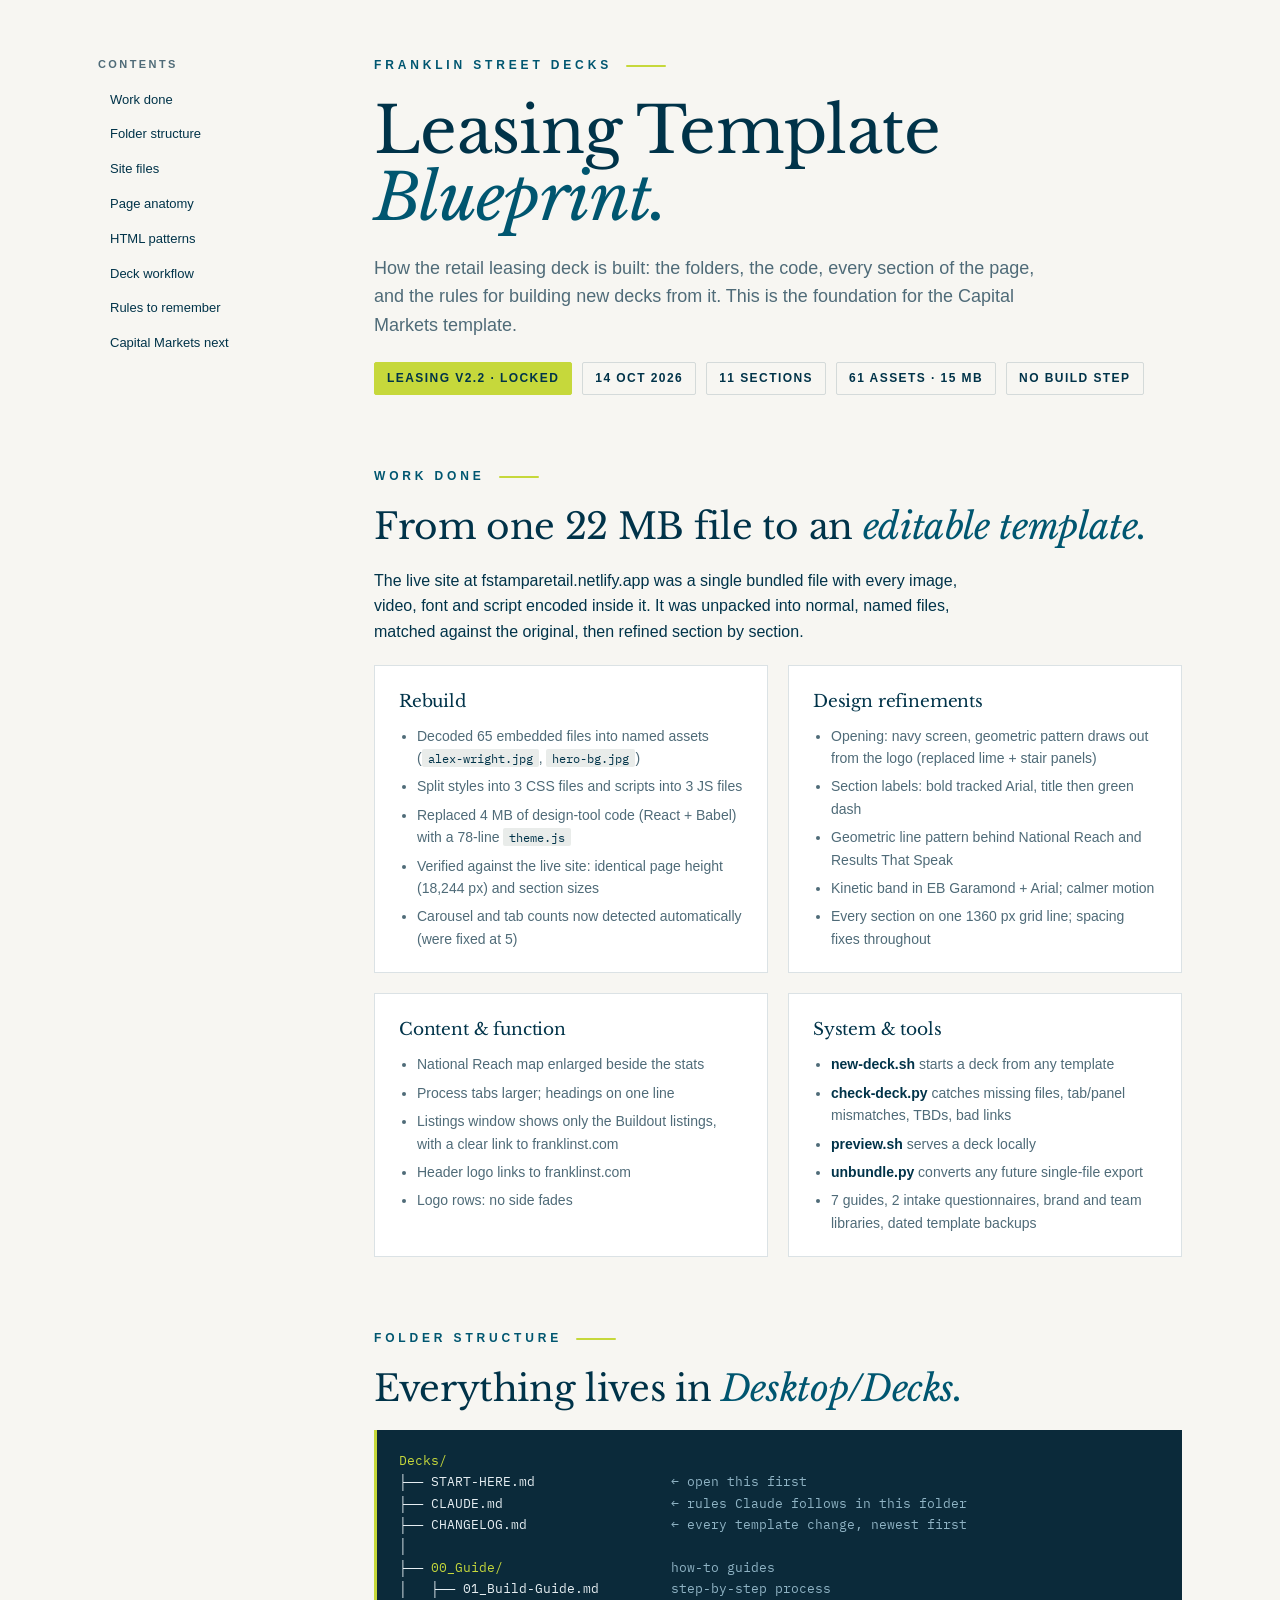
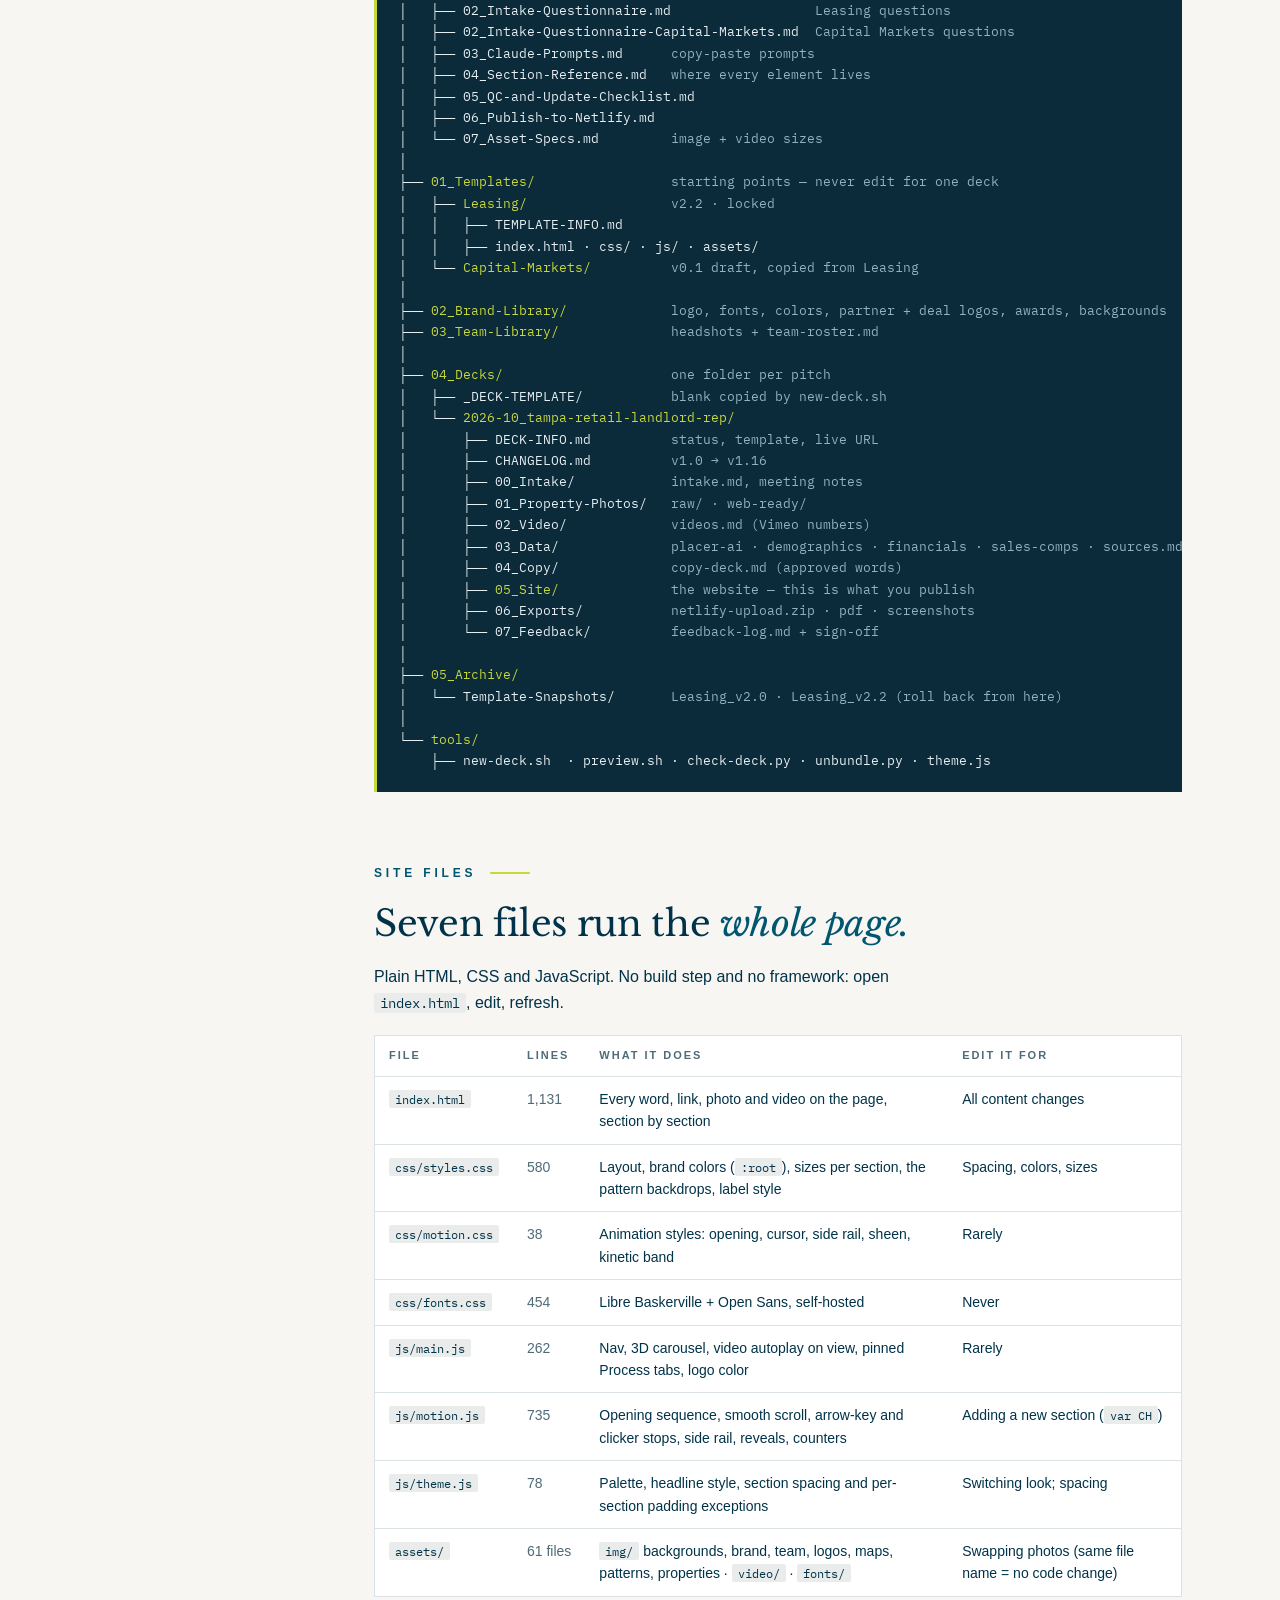
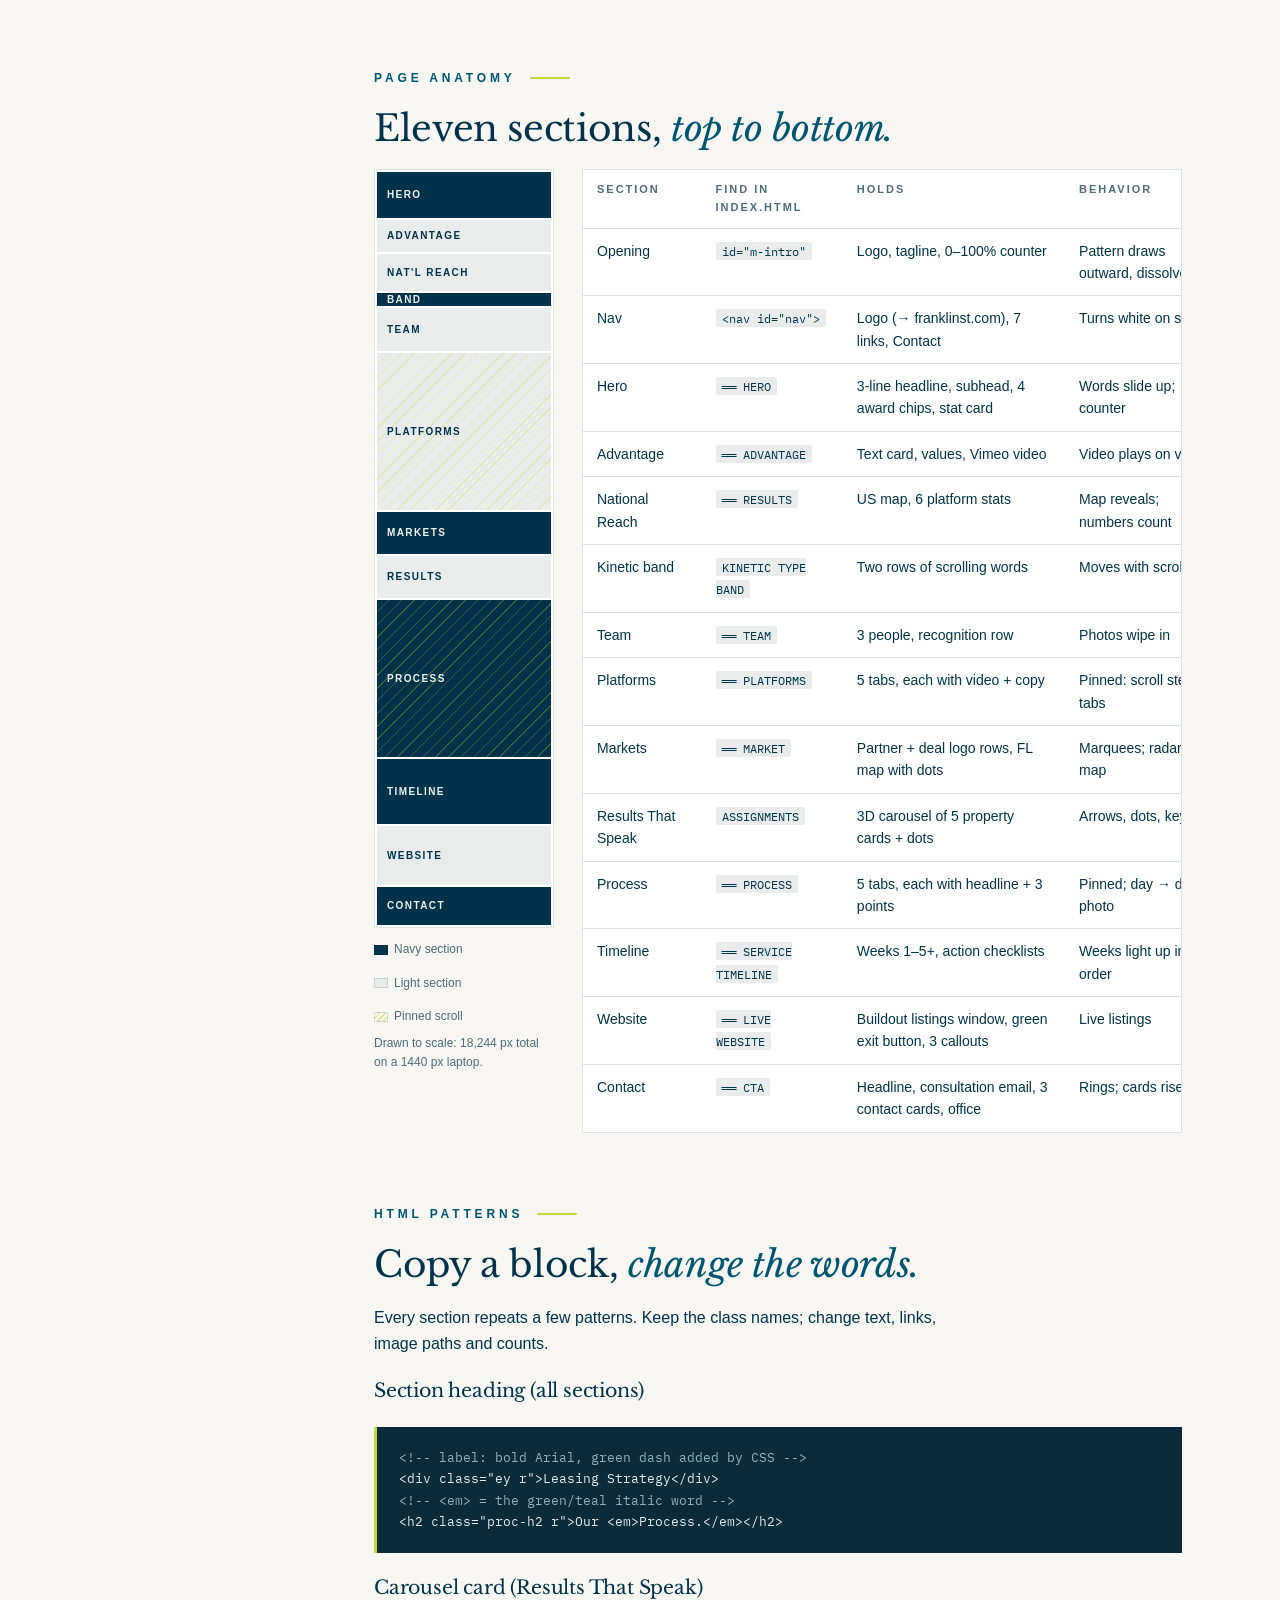
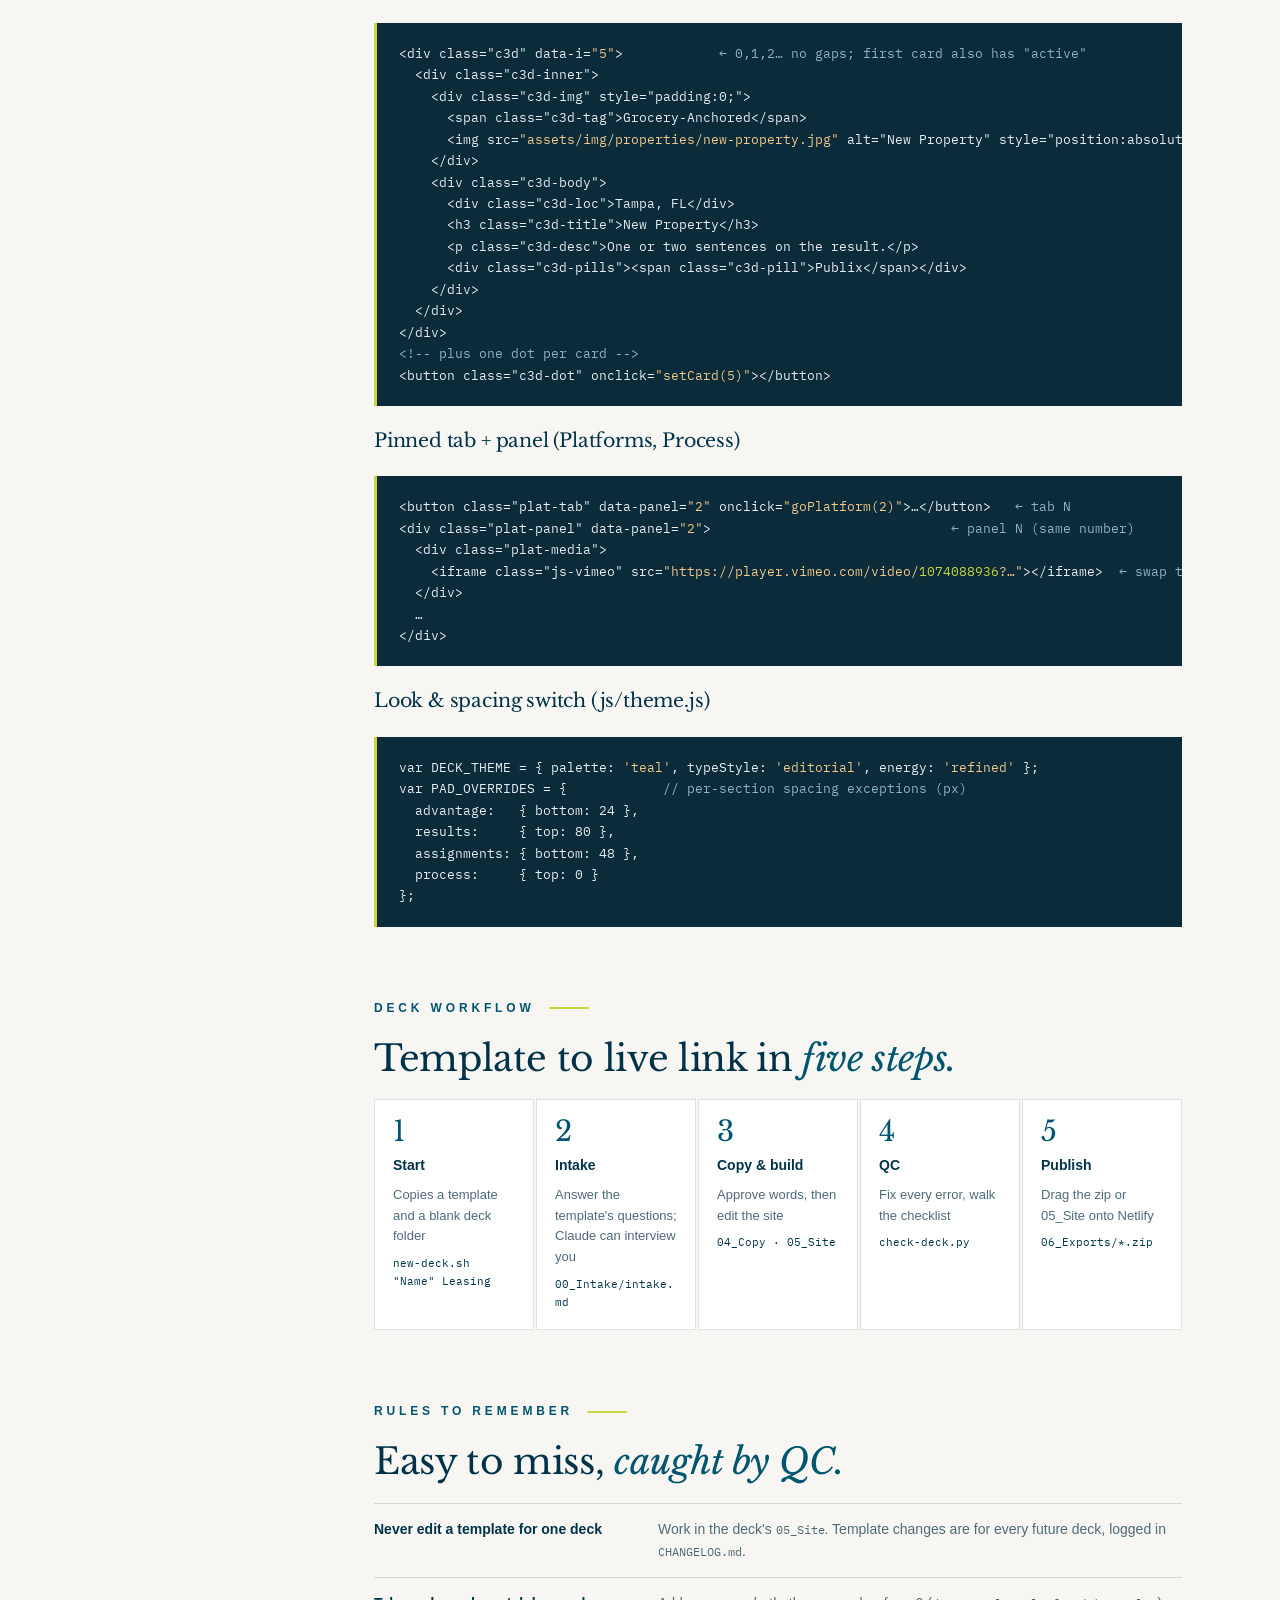
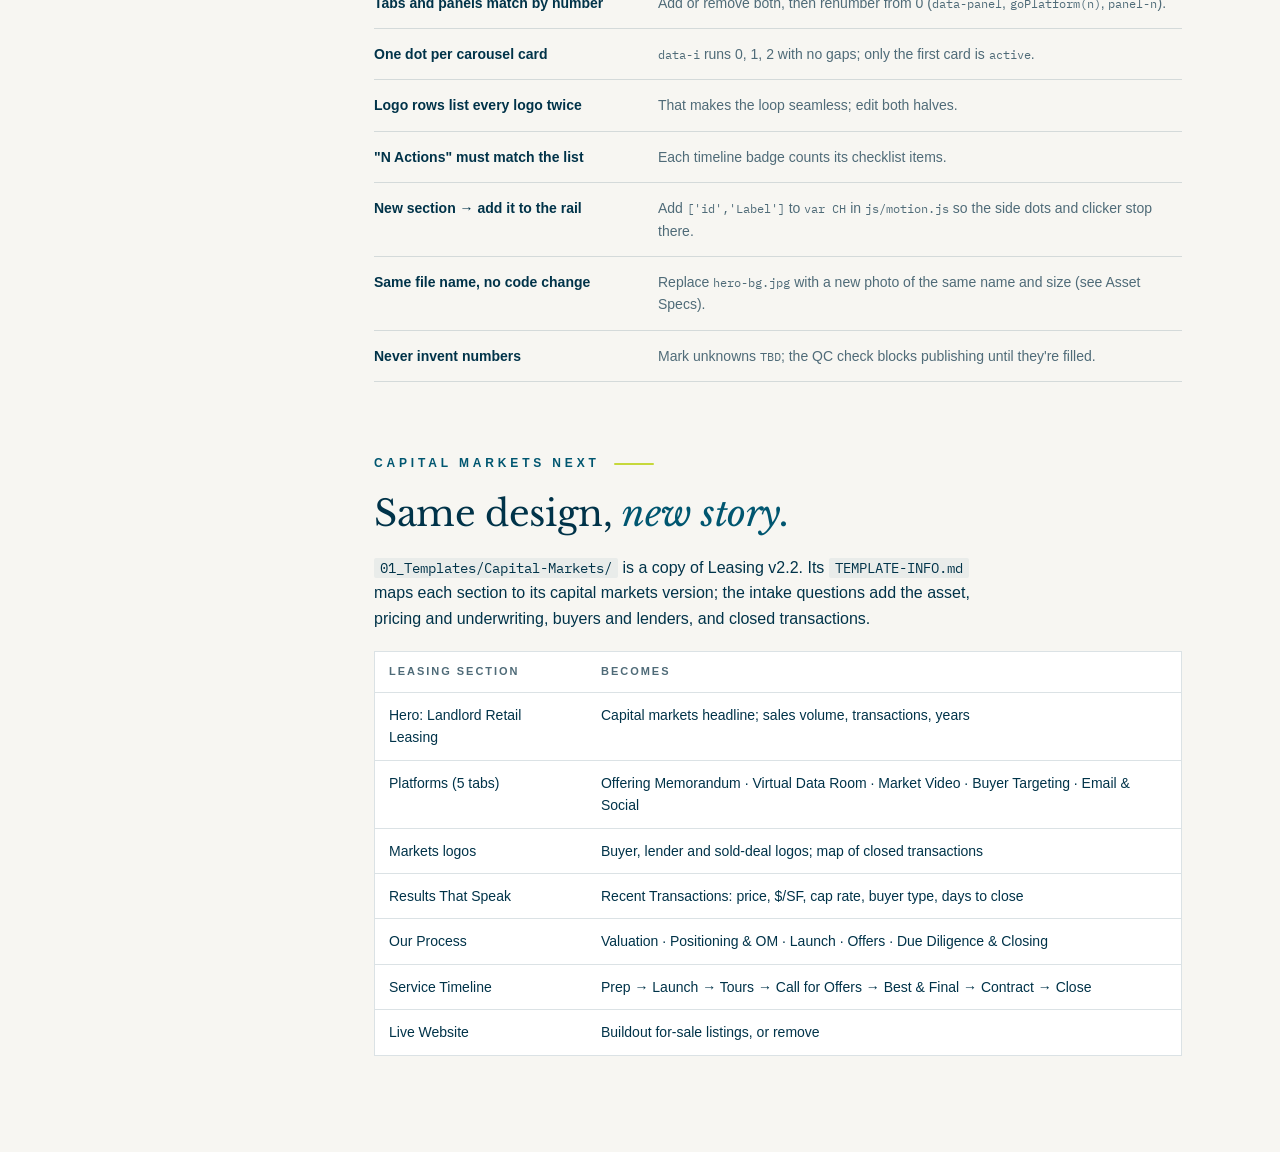
<file: Leasing Template Blueprint.html>
<!doctype html><html><head><meta charset=utf8><meta name=viewport content="width=device-width,initial-scale=1,viewport-fit=cover"><style>:root{color-scheme:light;box-sizing:border-box;padding-top:env(safe-area-inset-top,0px);padding-bottom:env(safe-area-inset-bottom,0px)}html{scroll-padding-top:env(safe-area-inset-top,0px)}body{margin:0;padding:0;font:14px -apple-system,BlinkMacSystemFont,sans-serif;background:#fff;color:#000}img{max-width:100%}[hidden]:not([hidden=until-found i]){display:none!important}</style></head><body>
<title>Leasing Template Blueprint</title>
<link rel="preconnect" href="https://fonts.googleapis.com">
<link rel="preconnect" href="https://fonts.gstatic.com" crossorigin>
<link rel="stylesheet" href="https://fonts.googleapis.com/css2?family=Libre+Baskerville:ital,wght@0,400;0,700;1,400&family=IBM+Plex+Mono:wght@400;500&display=swap">
<style>
/* Layout: a single reading column (blueprint sheet) with a sticky contents rail on wide screens; Franklin Street brand tokens */
:root{
  --bg:#f7f6f2; --surface:#ffffff; --ink:#003349; --muted:#4f6b78; --line:rgba(0,51,73,.14);
  --accent:#C6D83B; --teal:#005670; --sky:#7BA7BC; --code-bg:#0b2a3a; --code-fg:#e6eef2; --dark-block:#003349; --light-block:#e9ecea;
  --display:'Libre Baskerville',Georgia,'Times New Roman',serif;
  --body:Arial,Helvetica,sans-serif;
  --mono:'IBM Plex Mono',ui-monospace,Menlo,Consolas,monospace;
}
@media (prefers-color-scheme: dark){:root:not([data-theme="light"]){
  --bg:#06212e; --surface:#0b2c3c; --ink:#eef2ef; --muted:#a9bec8; --line:rgba(238,242,239,.14);
  --teal:#7BC4D8; --sky:#9cc0d0; --code-bg:#021721; --code-fg:#dfe9ee; --dark-block:#174a61; --light-block:#2a4654; color-scheme:dark}}
:root[data-theme="dark"]{
  --bg:#06212e; --surface:#0b2c3c; --ink:#eef2ef; --muted:#a9bec8; --line:rgba(238,242,239,.14);
  --teal:#7BC4D8; --sky:#9cc0d0; --code-bg:#021721; --code-fg:#dfe9ee; --dark-block:#174a61; --light-block:#2a4654; color-scheme:dark}
*{box-sizing:border-box}
body{background:var(--bg);color:var(--ink);font-family:var(--body);font-size:16px;line-height:1.6;margin:0}
.wrap{max-width:1180px;margin:0 auto;padding-inline:clamp(16px,4vw,48px);padding-block:56px 96px;display:grid;grid-template-columns:220px minmax(0,1fr);gap:56px}
@media(max-width:900px){.wrap{grid-template-columns:minmax(0,1fr);gap:24px}.toc{position:static!important}}
.toc{position:sticky;top:calc(env(safe-area-inset-top,0px) + 24px);align-self:start;display:flex;flex-direction:column;gap:6px;font-size:13px}
.toc b{font-size:11px;letter-spacing:.22em;text-transform:uppercase;color:var(--muted);margin-bottom:6px}
.toc a{color:var(--ink);text-decoration:none;padding:4px 0;border-left:2px solid transparent;padding-left:10px}
.toc a:hover,.toc a:focus-visible{border-left-color:var(--accent);outline:none}
main{min-width:0;display:flex;flex-direction:column;gap:72px}
.ey{font-size:12px;font-weight:700;letter-spacing:.32em;text-transform:uppercase;color:var(--teal);display:flex;align-items:center;gap:14px}
.ey::after{content:'';width:40px;height:2px;background:var(--accent);border-radius:1px}
h1,h2,h3{font-family:var(--display);font-weight:400;text-wrap:balance;margin:0;letter-spacing:-.01em}
h1{font-size:clamp(38px,5.5vw,64px);line-height:1.05}
h1 em,h2 em{color:var(--teal)}
h2{font-size:clamp(26px,3vw,36px);line-height:1.15}
h3{font-size:19px}
p{margin:0;max-width:68ch}
.lede{font-size:18px;color:var(--muted)}
section{display:flex;flex-direction:column;gap:20px;scroll-margin-top:24px}
.meta{display:flex;flex-wrap:wrap;gap:10px}
.chip{font-size:12px;font-weight:700;letter-spacing:.12em;text-transform:uppercase;border:1px solid var(--line);padding:6px 12px;border-radius:2px}
.chip.on{background:var(--accent);color:#003349;border-color:var(--accent)}
.grid2{display:grid;grid-template-columns:repeat(2,minmax(0,1fr));gap:20px}
.grid3{display:grid;grid-template-columns:repeat(3,minmax(0,1fr));gap:20px}
@media(max-width:760px){.grid2,.grid3{grid-template-columns:minmax(0,1fr)}}
.card{background:var(--surface);border:1px solid var(--line);padding:22px 24px;display:flex;flex-direction:column;gap:10px;min-width:0}
.card h3{font-size:17px}
.card ul{margin:0;padding-left:18px;display:flex;flex-direction:column;gap:6px;color:var(--muted);font-size:14px}
.card ul strong{color:var(--ink)}
code,.mono{font-family:var(--mono);font-size:.88em}
p code,li code,td code{background:var(--light-block);padding:1px 6px;border-radius:2px;color:var(--ink)}
pre{margin:0;background:var(--code-bg);color:var(--code-fg);padding:20px 22px;overflow-x:auto;font-family:var(--mono);font-size:13px;line-height:1.65;border-left:3px solid var(--accent)}
pre .c{color:#8fb3c4} pre .k{color:#C6D83B} pre .s{color:#f2c98a}
.tbl{overflow-x:auto;border:1px solid var(--line);background:var(--surface)}
table{border-collapse:collapse;width:100%;font-size:14px;min-width:640px}
th,td{text-align:left;padding:11px 14px;border-bottom:1px solid var(--line);vertical-align:top}
th{font-size:11px;letter-spacing:.18em;text-transform:uppercase;color:var(--muted);font-weight:700}
tr:last-child td{border-bottom:0}
td.n{font-variant-numeric:tabular-nums;white-space:nowrap;color:var(--muted)}
/* page strip */
.strip{display:grid;grid-template-columns:minmax(0,180px) minmax(0,1fr);gap:28px;align-items:start}
@media(max-width:620px){.strip{grid-template-columns:minmax(0,1fr)}}
.bars{display:flex;flex-direction:column;gap:2px;border:1px solid var(--line);padding:2px;background:var(--surface)}
.bar{display:flex;align-items:center;padding:0 10px;font-size:10px;letter-spacing:.14em;text-transform:uppercase;font-weight:700;overflow:hidden;white-space:nowrap}
.bar.d{background:var(--dark-block);color:#eef2ef}.bar.l{background:var(--light-block);color:var(--ink)}
.bar.pin{background-image:repeating-linear-gradient(135deg,transparent 0 8px,rgba(198,216,59,.28) 8px 9px)}
.legend{display:flex;flex-wrap:wrap;gap:14px;font-size:12px;color:var(--muted)}
.legend i{display:inline-block;width:14px;height:10px;margin-right:6px;vertical-align:middle;border:1px solid var(--line)}
.flow{display:grid;grid-template-columns:repeat(5,minmax(0,1fr));gap:2px}
@media(max-width:760px){.flow{grid-template-columns:minmax(0,1fr)}}
.step{background:var(--surface);border:1px solid var(--line);padding:18px;display:flex;flex-direction:column;gap:8px;min-width:0}
.step .num{font-family:var(--display);font-size:28px;color:var(--teal);line-height:1}
.step b{font-size:14px}
.step span{font-size:13px;color:var(--muted)}
.step code{font-size:11px;word-break:break-word}
.rules{display:flex;flex-direction:column;gap:0;border-top:1px solid var(--line)}
.rule{display:grid;grid-template-columns:minmax(0,260px) minmax(0,1fr);gap:24px;padding:14px 0;border-bottom:1px solid var(--line);font-size:14px}
.rule b{font-weight:700}
.rule span{color:var(--muted)}
@media(max-width:620px){.rule{grid-template-columns:minmax(0,1fr);gap:4px}}
a{color:var(--teal)}
@media (prefers-reduced-motion: reduce){*{scroll-behavior:auto!important}}
</style>

<div class="wrap">
  <nav class="toc" aria-label="Contents">
    <b>Contents</b>
    <a href="#done">Work done</a>
    <a href="#folders">Folder structure</a>
    <a href="#files">Site files</a>
    <a href="#anatomy">Page anatomy</a>
    <a href="#html">HTML patterns</a>
    <a href="#flow">Deck workflow</a>
    <a href="#rules">Rules to remember</a>
    <a href="#cm">Capital Markets next</a>
  </nav>

  <main>
    <header style="display:flex;flex-direction:column;gap:22px">
      <div class="ey">Franklin Street Decks</div>
      <h1>Leasing Template <em>Blueprint.</em></h1>
      <p class="lede">How the retail leasing deck is built: the folders, the code, every section of the page, and the rules for building new decks from it. This is the foundation for the Capital Markets template.</p>
      <div class="meta">
        <span class="chip on">Leasing v2.2 · locked</span>
        <span class="chip">14 Oct 2026</span>
        <span class="chip">11 sections</span>
        <span class="chip">61 assets · 15 MB</span>
        <span class="chip">No build step</span>
      </div>
    </header>

    <section id="done">
      <div class="ey">Work done</div>
      <h2>From one 22 MB file to an <em>editable template.</em></h2>
      <p>The live site at fstamparetail.netlify.app was a single bundled file with every image, video, font and script encoded inside it. It was unpacked into normal, named files, matched against the original, then refined section by section.</p>
      <div class="grid2">
        <div class="card"><h3>Rebuild</h3><ul>
          <li>Decoded 65 embedded files into named assets (<code>alex-wright.jpg</code>, <code>hero-bg.jpg</code>)</li>
          <li>Split styles into 3 CSS files and scripts into 3 JS files</li>
          <li>Replaced 4 MB of design-tool code (React + Babel) with a 78-line <code>theme.js</code></li>
          <li>Verified against the live site: identical page height (18,244 px) and section sizes</li>
          <li>Carousel and tab counts now detected automatically (were fixed at 5)</li>
        </ul></div>
        <div class="card"><h3>Design refinements</h3><ul>
          <li>Opening: navy screen, geometric pattern draws out from the logo (replaced lime + stair panels)</li>
          <li>Section labels: bold tracked Arial, title then green dash</li>
          <li>Geometric line pattern behind National Reach and Results That Speak</li>
          <li>Kinetic band in EB Garamond + Arial; calmer motion</li>
          <li>Every section on one 1360 px grid line; spacing fixes throughout</li>
        </ul></div>
        <div class="card"><h3>Content &amp; function</h3><ul>
          <li>National Reach map enlarged beside the stats</li>
          <li>Process tabs larger; headings on one line</li>
          <li>Listings window shows only the Buildout listings, with a clear link to franklinst.com</li>
          <li>Header logo links to franklinst.com</li>
          <li>Logo rows: no side fades</li>
        </ul></div>
        <div class="card"><h3>System &amp; tools</h3><ul>
          <li><strong>new-deck.sh</strong> starts a deck from any template</li>
          <li><strong>check-deck.py</strong> catches missing files, tab/panel mismatches, TBDs, bad links</li>
          <li><strong>preview.sh</strong> serves a deck locally</li>
          <li><strong>unbundle.py</strong> converts any future single-file export</li>
          <li>7 guides, 2 intake questionnaires, brand and team libraries, dated template backups</li>
        </ul></div>
      </div>
    </section>

    <section id="folders">
      <div class="ey">Folder structure</div>
      <h2>Everything lives in <em>Desktop/Decks.</em></h2>
<pre><span class="k">Decks/</span>
├── START-HERE.md                 <span class="c">← open this first</span>
├── CLAUDE.md                     <span class="c">← rules Claude follows in this folder</span>
├── CHANGELOG.md                  <span class="c">← every template change, newest first</span>
│
├── <span class="k">00_Guide/</span>                     <span class="c">how-to guides</span>
│   ├── 01_Build-Guide.md         <span class="c">step-by-step process</span>
│   ├── 02_Intake-Questionnaire.md                  <span class="c">Leasing questions</span>
│   ├── 02_Intake-Questionnaire-Capital-Markets.md  <span class="c">Capital Markets questions</span>
│   ├── 03_Claude-Prompts.md      <span class="c">copy-paste prompts</span>
│   ├── 04_Section-Reference.md   <span class="c">where every element lives</span>
│   ├── 05_QC-and-Update-Checklist.md
│   ├── 06_Publish-to-Netlify.md
│   └── 07_Asset-Specs.md         <span class="c">image + video sizes</span>
│
├── <span class="k">01_Templates/</span>                 <span class="c">starting points — never edit for one deck</span>
│   ├── <span class="k">Leasing/</span>                  <span class="c">v2.2 · locked</span>
│   │   ├── TEMPLATE-INFO.md
│   │   ├── index.html · css/ · js/ · assets/
│   └── <span class="k">Capital-Markets/</span>          <span class="c">v0.1 draft, copied from Leasing</span>
│
├── <span class="k">02_Brand-Library/</span>             <span class="c">logo, fonts, colors, partner + deal logos, awards, backgrounds</span>
├── <span class="k">03_Team-Library/</span>              <span class="c">headshots + team-roster.md</span>
│
├── <span class="k">04_Decks/</span>                     <span class="c">one folder per pitch</span>
│   ├── _DECK-TEMPLATE/           <span class="c">blank copied by new-deck.sh</span>
│   └── <span class="k">2026-10_tampa-retail-landlord-rep/</span>
│       ├── DECK-INFO.md          <span class="c">status, template, live URL</span>
│       ├── CHANGELOG.md          <span class="c">v1.0 → v1.16</span>
│       ├── 00_Intake/            <span class="c">intake.md, meeting notes</span>
│       ├── 01_Property-Photos/   <span class="c">raw/ · web-ready/</span>
│       ├── 02_Video/             <span class="c">videos.md (Vimeo numbers)</span>
│       ├── 03_Data/              <span class="c">placer-ai · demographics · financials · sales-comps · sources.md</span>
│       ├── 04_Copy/              <span class="c">copy-deck.md (approved words)</span>
│       ├── <span class="k">05_Site/</span>              <span class="c">the website — this is what you publish</span>
│       ├── 06_Exports/           <span class="c">netlify-upload.zip · pdf · screenshots</span>
│       └── 07_Feedback/          <span class="c">feedback-log.md + sign-off</span>
│
├── <span class="k">05_Archive/</span>
│   └── Template-Snapshots/       <span class="c">Leasing_v2.0 · Leasing_v2.2 (roll back from here)</span>
│
└── <span class="k">tools/</span>
    ├── new-deck.sh  · preview.sh · check-deck.py · unbundle.py · theme.js</pre>
    </section>

    <section id="files">
      <div class="ey">Site files</div>
      <h2>Seven files run the <em>whole page.</em></h2>
      <p>Plain HTML, CSS and JavaScript. No build step and no framework: open <code>index.html</code>, edit, refresh.</p>
      <div class="tbl"><table>
        <thead><tr><th>File</th><th>Lines</th><th>What it does</th><th>Edit it for</th></tr></thead>
        <tbody>
          <tr><td><code>index.html</code></td><td class="n">1,131</td><td>Every word, link, photo and video on the page, section by section</td><td>All content changes</td></tr>
          <tr><td><code>css/styles.css</code></td><td class="n">580</td><td>Layout, brand colors (<code>:root</code>), sizes per section, the pattern backdrops, label style</td><td>Spacing, colors, sizes</td></tr>
          <tr><td><code>css/motion.css</code></td><td class="n">38</td><td>Animation styles: opening, cursor, side rail, sheen, kinetic band</td><td>Rarely</td></tr>
          <tr><td><code>css/fonts.css</code></td><td class="n">454</td><td>Libre Baskerville + Open Sans, self-hosted</td><td>Never</td></tr>
          <tr><td><code>js/main.js</code></td><td class="n">262</td><td>Nav, 3D carousel, video autoplay on view, pinned Process tabs, logo color</td><td>Rarely</td></tr>
          <tr><td><code>js/motion.js</code></td><td class="n">735</td><td>Opening sequence, smooth scroll, arrow-key and clicker stops, side rail, reveals, counters</td><td>Adding a new section (<code>var CH</code>)</td></tr>
          <tr><td><code>js/theme.js</code></td><td class="n">78</td><td>Palette, headline style, section spacing and per-section padding exceptions</td><td>Switching look; spacing</td></tr>
          <tr><td><code>assets/</code></td><td class="n">61 files</td><td><code>img/</code> backgrounds, brand, team, logos, maps, patterns, properties · <code>video/</code> · <code>fonts/</code></td><td>Swapping photos (same file name = no code change)</td></tr>
        </tbody>
      </table></div>
    </section>

    <section id="anatomy">
      <div class="ey">Page anatomy</div>
      <h2>Eleven sections, <em>top to bottom.</em></h2>
      <div class="strip">
        <div>
          <div class="bars" role="img" aria-label="Page sections drawn to their height on a 1440 px screen">
            <div class="bar d" style="height:46px">Hero</div>
            <div class="bar l" style="height:32px">Advantage</div>
            <div class="bar l" style="height:37px">Nat'l Reach</div>
            <div class="bar d" style="height:13px">Band</div>
            <div class="bar l" style="height:43px">Team</div>
            <div class="bar l pin" style="height:157px">Platforms</div>
            <div class="bar d" style="height:42px">Markets</div>
            <div class="bar l" style="height:42px">Results</div>
            <div class="bar d pin" style="height:157px">Process</div>
            <div class="bar d" style="height:65px">Timeline</div>
            <div class="bar l" style="height:59px">Website</div>
            <div class="bar d" style="height:38px">Contact</div>
          </div>
          <div class="legend" style="margin-top:12px"><span><i style="background:var(--dark-block)"></i>Navy section</span><span><i style="background:var(--light-block)"></i>Light section</span><span><i style="background:repeating-linear-gradient(135deg,transparent 0 3px,rgba(198,216,59,.6) 3px 4px)"></i>Pinned scroll</span></div>
          <p style="font-size:12px;color:var(--muted);margin-top:8px">Drawn to scale: 18,244 px total on a 1440 px laptop.</p>
        </div>
        <div class="tbl"><table>
          <thead><tr><th>Section</th><th>Find in index.html</th><th>Holds</th><th>Behavior</th></tr></thead>
          <tbody>
            <tr><td>Opening</td><td><code>id="m-intro"</code></td><td>Logo, tagline, 0–100% counter</td><td>Pattern draws outward, dissolves</td></tr>
            <tr><td>Nav</td><td><code>&lt;nav id="nav"&gt;</code></td><td>Logo (→ franklinst.com), 7 links, Contact</td><td>Turns white on scroll</td></tr>
            <tr><td>Hero</td><td><code>══ HERO</code></td><td>3-line headline, subhead, 4 award chips, stat card</td><td>Words slide up; counter</td></tr>
            <tr><td>Advantage</td><td><code>══ ADVANTAGE</code></td><td>Text card, values, Vimeo video</td><td>Video plays on view</td></tr>
            <tr><td>National Reach</td><td><code>══ RESULTS</code></td><td>US map, 6 platform stats</td><td>Map reveals; numbers count</td></tr>
            <tr><td>Kinetic band</td><td><code>KINETIC TYPE BAND</code></td><td>Two rows of scrolling words</td><td>Moves with scroll</td></tr>
            <tr><td>Team</td><td><code>══ TEAM</code></td><td>3 people, recognition row</td><td>Photos wipe in</td></tr>
            <tr><td>Platforms</td><td><code>══ PLATFORMS</code></td><td>5 tabs, each with video + copy</td><td>Pinned: scroll steps tabs</td></tr>
            <tr><td>Markets</td><td><code>══ MARKET</code></td><td>Partner + deal logo rows, FL map with dots</td><td>Marquees; radar on map</td></tr>
            <tr><td>Results That Speak</td><td><code>ASSIGNMENTS</code></td><td>3D carousel of 5 property cards + dots</td><td>Arrows, dots, keys</td></tr>
            <tr><td>Process</td><td><code>══ PROCESS</code></td><td>5 tabs, each with headline + 3 points</td><td>Pinned; day → dusk photo</td></tr>
            <tr><td>Timeline</td><td><code>══ SERVICE TIMELINE</code></td><td>Weeks 1–5+, action checklists</td><td>Weeks light up in order</td></tr>
            <tr><td>Website</td><td><code>══ LIVE WEBSITE</code></td><td>Buildout listings window, green exit button, 3 callouts</td><td>Live listings</td></tr>
            <tr><td>Contact</td><td><code>══ CTA</code></td><td>Headline, consultation email, 3 contact cards, office</td><td>Rings; cards rise</td></tr>
          </tbody>
        </table></div>
      </div>
    </section>

    <section id="html">
      <div class="ey">HTML patterns</div>
      <h2>Copy a block, <em>change the words.</em></h2>
      <p>Every section repeats a few patterns. Keep the class names; change text, links, image paths and counts.</p>
      <h3>Section heading (all sections)</h3>
<pre><span class="c">&lt;!-- label: bold Arial, green dash added by CSS --&gt;</span>
&lt;div class="ey r"&gt;Leasing Strategy&lt;/div&gt;
<span class="c">&lt;!-- &lt;em&gt; = the green/teal italic word --&gt;</span>
&lt;h2 class="proc-h2 r"&gt;Our &lt;em&gt;Process.&lt;/em&gt;&lt;/h2&gt;</pre>
      <h3>Carousel card (Results That Speak)</h3>
<pre>&lt;div class="c3d" data-i=<span class="s">"5"</span>&gt;            <span class="c">← 0,1,2… no gaps; first card also has "active"</span>
  &lt;div class="c3d-inner"&gt;
    &lt;div class="c3d-img" style="padding:0;"&gt;
      &lt;span class="c3d-tag"&gt;Grocery-Anchored&lt;/span&gt;
      &lt;img src=<span class="s">"assets/img/properties/new-property.jpg"</span> alt="New Property" style="position:absolute;inset:0;width:100%;height:100%;object-fit:cover;"&gt;
    &lt;/div&gt;
    &lt;div class="c3d-body"&gt;
      &lt;div class="c3d-loc"&gt;Tampa, FL&lt;/div&gt;
      &lt;h3 class="c3d-title"&gt;New Property&lt;/h3&gt;
      &lt;p class="c3d-desc"&gt;One or two sentences on the result.&lt;/p&gt;
      &lt;div class="c3d-pills"&gt;&lt;span class="c3d-pill"&gt;Publix&lt;/span&gt;&lt;/div&gt;
    &lt;/div&gt;
  &lt;/div&gt;
&lt;/div&gt;
<span class="c">&lt;!-- plus one dot per card --&gt;</span>
&lt;button class="c3d-dot" onclick=<span class="s">"setCard(5)"</span>&gt;&lt;/button&gt;</pre>
      <h3>Pinned tab + panel (Platforms, Process)</h3>
<pre>&lt;button class="plat-tab" data-panel=<span class="s">"2"</span> onclick=<span class="s">"goPlatform(2)"</span>&gt;…&lt;/button&gt;   <span class="c">← tab N</span>
&lt;div class="plat-panel" data-panel=<span class="s">"2"</span>&gt;                              <span class="c">← panel N (same number)</span>
  &lt;div class="plat-media"&gt;
    &lt;iframe class="js-vimeo" src=<span class="s">"https://player.vimeo.com/video/<span class="k">1074088936</span>?…"</span>&gt;&lt;/iframe&gt;  <span class="c">← swap the number</span>
  &lt;/div&gt;
  …
&lt;/div&gt;</pre>
      <h3>Look &amp; spacing switch (js/theme.js)</h3>
<pre>var DECK_THEME = { palette: <span class="s">'teal'</span>, typeStyle: <span class="s">'editorial'</span>, energy: <span class="s">'refined'</span> };
var PAD_OVERRIDES = {            <span class="c">// per-section spacing exceptions (px)</span>
  advantage:   { bottom: 24 },
  results:     { top: 80 },
  assignments: { bottom: 48 },
  process:     { top: 0 }
};</pre>
    </section>

    <section id="flow">
      <div class="ey">Deck workflow</div>
      <h2>Template to live link in <em>five steps.</em></h2>
      <div class="flow">
        <div class="step"><span class="num">1</span><b>Start</b><span>Copies a template and a blank deck folder</span><code>new-deck.sh "Name" Leasing</code></div>
        <div class="step"><span class="num">2</span><b>Intake</b><span>Answer the template's questions; Claude can interview you</span><code>00_Intake/intake.md</code></div>
        <div class="step"><span class="num">3</span><b>Copy &amp; build</b><span>Approve words, then edit the site</span><code>04_Copy · 05_Site</code></div>
        <div class="step"><span class="num">4</span><b>QC</b><span>Fix every error, walk the checklist</span><code>check-deck.py</code></div>
        <div class="step"><span class="num">5</span><b>Publish</b><span>Drag the zip or 05_Site onto Netlify</span><code>06_Exports/*.zip</code></div>
      </div>
    </section>

    <section id="rules">
      <div class="ey">Rules to remember</div>
      <h2>Easy to miss, <em>caught by QC.</em></h2>
      <div class="rules">
        <div class="rule"><b>Never edit a template for one deck</b><span>Work in the deck's <code>05_Site</code>. Template changes are for every future deck, logged in <code>CHANGELOG.md</code>.</span></div>
        <div class="rule"><b>Tabs and panels match by number</b><span>Add or remove both, then renumber from 0 (<code>data-panel</code>, <code>goPlatform(n)</code>, <code>panel-n</code>).</span></div>
        <div class="rule"><b>One dot per carousel card</b><span><code>data-i</code> runs 0, 1, 2 with no gaps; only the first card is <code>active</code>.</span></div>
        <div class="rule"><b>Logo rows list every logo twice</b><span>That makes the loop seamless; edit both halves.</span></div>
        <div class="rule"><b>"N Actions" must match the list</b><span>Each timeline badge counts its checklist items.</span></div>
        <div class="rule"><b>New section → add it to the rail</b><span>Add <code>['id','Label']</code> to <code>var CH</code> in <code>js/motion.js</code> so the side dots and clicker stop there.</span></div>
        <div class="rule"><b>Same file name, no code change</b><span>Replace <code>hero-bg.jpg</code> with a new photo of the same name and size (see Asset Specs).</span></div>
        <div class="rule"><b>Never invent numbers</b><span>Mark unknowns <code>TBD</code>; the QC check blocks publishing until they're filled.</span></div>
      </div>
    </section>

    <section id="cm">
      <div class="ey">Capital Markets next</div>
      <h2>Same design, <em>new story.</em></h2>
      <p><code>01_Templates/Capital-Markets/</code> is a copy of Leasing v2.2. Its <code>TEMPLATE-INFO.md</code> maps each section to its capital markets version; the intake questions add the asset, pricing and underwriting, buyers and lenders, and closed transactions.</p>
      <div class="tbl"><table>
        <thead><tr><th>Leasing section</th><th>Becomes</th></tr></thead>
        <tbody>
          <tr><td>Hero: Landlord Retail Leasing</td><td>Capital markets headline; sales volume, transactions, years</td></tr>
          <tr><td>Platforms (5 tabs)</td><td>Offering Memorandum · Virtual Data Room · Market Video · Buyer Targeting · Email &amp; Social</td></tr>
          <tr><td>Markets logos</td><td>Buyer, lender and sold-deal logos; map of closed transactions</td></tr>
          <tr><td>Results That Speak</td><td>Recent Transactions: price, $/SF, cap rate, buyer type, days to close</td></tr>
          <tr><td>Our Process</td><td>Valuation · Positioning &amp; OM · Launch · Offers · Due Diligence &amp; Closing</td></tr>
          <tr><td>Service Timeline</td><td>Prep → Launch → Tours → Call for Offers → Best &amp; Final → Contract → Close</td></tr>
          <tr><td>Live Website</td><td>Buildout for-sale listings, or remove</td></tr>
        </tbody>
      </table></div>
    </section>
  </main>
</div>

</body></html>
</file>
<file: 01_Templates/Leasing/css/fonts.css>
/* latin-ext */
@font-face {
  font-family: 'Libre Baskerville';
  font-style: italic;
  font-weight: 400;
  font-display: swap;
  src: url("../assets/fonts/libre-baskerville-italic-latin-ext.woff2") format('woff2');
  unicode-range: U+0100-02BA, U+02BD-02C5, U+02C7-02CC, U+02CE-02D7, U+02DD-02FF, U+0304, U+0308, U+0329, U+1D00-1DBF, U+1E00-1E9F, U+1EF2-1EFF, U+2020, U+20A0-20AB, U+20AD-20C0, U+2113, U+2C60-2C7F, U+A720-A7FF;
}
/* latin */
@font-face {
  font-family: 'Libre Baskerville';
  font-style: italic;
  font-weight: 400;
  font-display: swap;
  src: url("../assets/fonts/libre-baskerville-italic-latin.woff2") format('woff2');
  unicode-range: U+0000-00FF, U+0131, U+0152-0153, U+02BB-02BC, U+02C6, U+02DA, U+02DC, U+0304, U+0308, U+0329, U+2000-206F, U+20AC, U+2122, U+2191, U+2193, U+2212, U+2215, U+FEFF, U+FFFD;
}
/* latin-ext */
@font-face {
  font-family: 'Libre Baskerville';
  font-style: normal;
  font-weight: 400;
  font-display: swap;
  src: url("../assets/fonts/libre-baskerville-normal-latin-ext.woff2") format('woff2');
  unicode-range: U+0100-02BA, U+02BD-02C5, U+02C7-02CC, U+02CE-02D7, U+02DD-02FF, U+0304, U+0308, U+0329, U+1D00-1DBF, U+1E00-1E9F, U+1EF2-1EFF, U+2020, U+20A0-20AB, U+20AD-20C0, U+2113, U+2C60-2C7F, U+A720-A7FF;
}
/* latin */
@font-face {
  font-family: 'Libre Baskerville';
  font-style: normal;
  font-weight: 400;
  font-display: swap;
  src: url("../assets/fonts/libre-baskerville-normal-latin.woff2") format('woff2');
  unicode-range: U+0000-00FF, U+0131, U+0152-0153, U+02BB-02BC, U+02C6, U+02DA, U+02DC, U+0304, U+0308, U+0329, U+2000-206F, U+20AC, U+2122, U+2191, U+2193, U+2212, U+2215, U+FEFF, U+FFFD;
}
/* latin-ext */
@font-face {
  font-family: 'Libre Baskerville';
  font-style: normal;
  font-weight: 700;
  font-display: swap;
  src: url("../assets/fonts/libre-baskerville-normal-latin-ext.woff2") format('woff2');
  unicode-range: U+0100-02BA, U+02BD-02C5, U+02C7-02CC, U+02CE-02D7, U+02DD-02FF, U+0304, U+0308, U+0329, U+1D00-1DBF, U+1E00-1E9F, U+1EF2-1EFF, U+2020, U+20A0-20AB, U+20AD-20C0, U+2113, U+2C60-2C7F, U+A720-A7FF;
}
/* latin */
@font-face {
  font-family: 'Libre Baskerville';
  font-style: normal;
  font-weight: 700;
  font-display: swap;
  src: url("../assets/fonts/libre-baskerville-normal-latin.woff2") format('woff2');
  unicode-range: U+0000-00FF, U+0131, U+0152-0153, U+02BB-02BC, U+02C6, U+02DA, U+02DC, U+0304, U+0308, U+0329, U+2000-206F, U+20AC, U+2122, U+2191, U+2193, U+2212, U+2215, U+FEFF, U+FFFD;
}
/* cyrillic-ext */
@font-face {
  font-family: 'Open Sans';
  font-style: normal;
  font-weight: 300;
  font-stretch: 100%;
  font-display: swap;
  src: url("../assets/fonts/open-sans-normal-cyrillic-ext.woff2") format('woff2');
  unicode-range: U+0460-052F, U+1C80-1C8A, U+20B4, U+2DE0-2DFF, U+A640-A69F, U+FE2E-FE2F;
}
/* cyrillic */
@font-face {
  font-family: 'Open Sans';
  font-style: normal;
  font-weight: 300;
  font-stretch: 100%;
  font-display: swap;
  src: url("../assets/fonts/open-sans-normal-cyrillic.woff2") format('woff2');
  unicode-range: U+0301, U+0400-045F, U+0490-0491, U+04B0-04B1, U+2116;
}
/* greek-ext */
@font-face {
  font-family: 'Open Sans';
  font-style: normal;
  font-weight: 300;
  font-stretch: 100%;
  font-display: swap;
  src: url("../assets/fonts/open-sans-normal-greek-ext.woff2") format('woff2');
  unicode-range: U+1F00-1FFF;
}
/* greek */
@font-face {
  font-family: 'Open Sans';
  font-style: normal;
  font-weight: 300;
  font-stretch: 100%;
  font-display: swap;
  src: url("../assets/fonts/open-sans-normal-greek.woff2") format('woff2');
  unicode-range: U+0370-0377, U+037A-037F, U+0384-038A, U+038C, U+038E-03A1, U+03A3-03FF;
}
/* hebrew */
@font-face {
  font-family: 'Open Sans';
  font-style: normal;
  font-weight: 300;
  font-stretch: 100%;
  font-display: swap;
  src: url("../assets/fonts/open-sans-normal-hebrew.woff2") format('woff2');
  unicode-range: U+0307-0308, U+0590-05FF, U+200C-2010, U+20AA, U+25CC, U+FB1D-FB4F;
}
/* math */
@font-face {
  font-family: 'Open Sans';
  font-style: normal;
  font-weight: 300;
  font-stretch: 100%;
  font-display: swap;
  src: url("../assets/fonts/open-sans-normal-math.woff2") format('woff2');
  unicode-range: U+0302-0303, U+0305, U+0307-0308, U+0310, U+0312, U+0315, U+031A, U+0326-0327, U+032C, U+032F-0330, U+0332-0333, U+0338, U+033A, U+0346, U+034D, U+0391-03A1, U+03A3-03A9, U+03B1-03C9, U+03D1, U+03D5-03D6, U+03F0-03F1, U+03F4-03F5, U+2016-2017, U+2034-2038, U+203C, U+2040, U+2043, U+2047, U+2050, U+2057, U+205F, U+2070-2071, U+2074-208E, U+2090-209C, U+20D0-20DC, U+20E1, U+20E5-20EF, U+2100-2112, U+2114-2115, U+2117-2121, U+2123-214F, U+2190, U+2192, U+2194-21AE, U+21B0-21E5, U+21F1-21F2, U+21F4-2211, U+2213-2214, U+2216-22FF, U+2308-230B, U+2310, U+2319, U+231C-2321, U+2336-237A, U+237C, U+2395, U+239B-23B7, U+23D0, U+23DC-23E1, U+2474-2475, U+25AF, U+25B3, U+25B7, U+25BD, U+25C1, U+25CA, U+25CC, U+25FB, U+266D-266F, U+27C0-27FF, U+2900-2AFF, U+2B0E-2B11, U+2B30-2B4C, U+2BFE, U+3030, U+FF5B, U+FF5D, U+1D400-1D7FF, U+1EE00-1EEFF;
}
/* symbols */
@font-face {
  font-family: 'Open Sans';
  font-style: normal;
  font-weight: 300;
  font-stretch: 100%;
  font-display: swap;
  src: url("../assets/fonts/open-sans-normal-symbols.woff2") format('woff2');
  unicode-range: U+0001-000C, U+000E-001F, U+007F-009F, U+20DD-20E0, U+20E2-20E4, U+2150-218F, U+2190, U+2192, U+2194-2199, U+21AF, U+21E6-21F0, U+21F3, U+2218-2219, U+2299, U+22C4-22C6, U+2300-243F, U+2440-244A, U+2460-24FF, U+25A0-27BF, U+2800-28FF, U+2921-2922, U+2981, U+29BF, U+29EB, U+2B00-2BFF, U+4DC0-4DFF, U+FFF9-FFFB, U+10140-1018E, U+10190-1019C, U+101A0, U+101D0-101FD, U+102E0-102FB, U+10E60-10E7E, U+1D2C0-1D2D3, U+1D2E0-1D37F, U+1F000-1F0FF, U+1F100-1F1AD, U+1F1E6-1F1FF, U+1F30D-1F30F, U+1F315, U+1F31C, U+1F31E, U+1F320-1F32C, U+1F336, U+1F378, U+1F37D, U+1F382, U+1F393-1F39F, U+1F3A7-1F3A8, U+1F3AC-1F3AF, U+1F3C2, U+1F3C4-1F3C6, U+1F3CA-1F3CE, U+1F3D4-1F3E0, U+1F3ED, U+1F3F1-1F3F3, U+1F3F5-1F3F7, U+1F408, U+1F415, U+1F41F, U+1F426, U+1F43F, U+1F441-1F442, U+1F444, U+1F446-1F449, U+1F44C-1F44E, U+1F453, U+1F46A, U+1F47D, U+1F4A3, U+1F4B0, U+1F4B3, U+1F4B9, U+1F4BB, U+1F4BF, U+1F4C8-1F4CB, U+1F4D6, U+1F4DA, U+1F4DF, U+1F4E3-1F4E6, U+1F4EA-1F4ED, U+1F4F7, U+1F4F9-1F4FB, U+1F4FD-1F4FE, U+1F503, U+1F507-1F50B, U+1F50D, U+1F512-1F513, U+1F53E-1F54A, U+1F54F-1F5FA, U+1F610, U+1F650-1F67F, U+1F687, U+1F68D, U+1F691, U+1F694, U+1F698, U+1F6AD, U+1F6B2, U+1F6B9-1F6BA, U+1F6BC, U+1F6C6-1F6CF, U+1F6D3-1F6D7, U+1F6E0-1F6EA, U+1F6F0-1F6F3, U+1F6F7-1F6FC, U+1F700-1F7FF, U+1F800-1F80B, U+1F810-1F847, U+1F850-1F859, U+1F860-1F887, U+1F890-1F8AD, U+1F8B0-1F8BB, U+1F8C0-1F8C1, U+1F900-1F90B, U+1F93B, U+1F946, U+1F984, U+1F996, U+1F9E9, U+1FA00-1FA6F, U+1FA70-1FA7C, U+1FA80-1FA89, U+1FA8F-1FAC6, U+1FACE-1FADC, U+1FADF-1FAE9, U+1FAF0-1FAF8, U+1FB00-1FBFF;
}
/* vietnamese */
@font-face {
  font-family: 'Open Sans';
  font-style: normal;
  font-weight: 300;
  font-stretch: 100%;
  font-display: swap;
  src: url("../assets/fonts/open-sans-normal-vietnamese.woff2") format('woff2');
  unicode-range: U+0102-0103, U+0110-0111, U+0128-0129, U+0168-0169, U+01A0-01A1, U+01AF-01B0, U+0300-0301, U+0303-0304, U+0308-0309, U+0323, U+0329, U+1EA0-1EF9, U+20AB;
}
/* latin-ext */
@font-face {
  font-family: 'Open Sans';
  font-style: normal;
  font-weight: 300;
  font-stretch: 100%;
  font-display: swap;
  src: url("../assets/fonts/open-sans-normal-latin-ext.woff2") format('woff2');
  unicode-range: U+0100-02BA, U+02BD-02C5, U+02C7-02CC, U+02CE-02D7, U+02DD-02FF, U+0304, U+0308, U+0329, U+1D00-1DBF, U+1E00-1E9F, U+1EF2-1EFF, U+2020, U+20A0-20AB, U+20AD-20C0, U+2113, U+2C60-2C7F, U+A720-A7FF;
}
/* latin */
@font-face {
  font-family: 'Open Sans';
  font-style: normal;
  font-weight: 300;
  font-stretch: 100%;
  font-display: swap;
  src: url("../assets/fonts/open-sans-normal-latin.woff2") format('woff2');
  unicode-range: U+0000-00FF, U+0131, U+0152-0153, U+02BB-02BC, U+02C6, U+02DA, U+02DC, U+0304, U+0308, U+0329, U+2000-206F, U+20AC, U+2122, U+2191, U+2193, U+2212, U+2215, U+FEFF, U+FFFD;
}
/* cyrillic-ext */
@font-face {
  font-family: 'Open Sans';
  font-style: normal;
  font-weight: 400;
  font-stretch: 100%;
  font-display: swap;
  src: url("../assets/fonts/open-sans-normal-cyrillic-ext.woff2") format('woff2');
  unicode-range: U+0460-052F, U+1C80-1C8A, U+20B4, U+2DE0-2DFF, U+A640-A69F, U+FE2E-FE2F;
}
/* cyrillic */
@font-face {
  font-family: 'Open Sans';
  font-style: normal;
  font-weight: 400;
  font-stretch: 100%;
  font-display: swap;
  src: url("../assets/fonts/open-sans-normal-cyrillic.woff2") format('woff2');
  unicode-range: U+0301, U+0400-045F, U+0490-0491, U+04B0-04B1, U+2116;
}
/* greek-ext */
@font-face {
  font-family: 'Open Sans';
  font-style: normal;
  font-weight: 400;
  font-stretch: 100%;
  font-display: swap;
  src: url("../assets/fonts/open-sans-normal-greek-ext.woff2") format('woff2');
  unicode-range: U+1F00-1FFF;
}
/* greek */
@font-face {
  font-family: 'Open Sans';
  font-style: normal;
  font-weight: 400;
  font-stretch: 100%;
  font-display: swap;
  src: url("../assets/fonts/open-sans-normal-greek.woff2") format('woff2');
  unicode-range: U+0370-0377, U+037A-037F, U+0384-038A, U+038C, U+038E-03A1, U+03A3-03FF;
}
/* hebrew */
@font-face {
  font-family: 'Open Sans';
  font-style: normal;
  font-weight: 400;
  font-stretch: 100%;
  font-display: swap;
  src: url("../assets/fonts/open-sans-normal-hebrew.woff2") format('woff2');
  unicode-range: U+0307-0308, U+0590-05FF, U+200C-2010, U+20AA, U+25CC, U+FB1D-FB4F;
}
/* math */
@font-face {
  font-family: 'Open Sans';
  font-style: normal;
  font-weight: 400;
  font-stretch: 100%;
  font-display: swap;
  src: url("../assets/fonts/open-sans-normal-math.woff2") format('woff2');
  unicode-range: U+0302-0303, U+0305, U+0307-0308, U+0310, U+0312, U+0315, U+031A, U+0326-0327, U+032C, U+032F-0330, U+0332-0333, U+0338, U+033A, U+0346, U+034D, U+0391-03A1, U+03A3-03A9, U+03B1-03C9, U+03D1, U+03D5-03D6, U+03F0-03F1, U+03F4-03F5, U+2016-2017, U+2034-2038, U+203C, U+2040, U+2043, U+2047, U+2050, U+2057, U+205F, U+2070-2071, U+2074-208E, U+2090-209C, U+20D0-20DC, U+20E1, U+20E5-20EF, U+2100-2112, U+2114-2115, U+2117-2121, U+2123-214F, U+2190, U+2192, U+2194-21AE, U+21B0-21E5, U+21F1-21F2, U+21F4-2211, U+2213-2214, U+2216-22FF, U+2308-230B, U+2310, U+2319, U+231C-2321, U+2336-237A, U+237C, U+2395, U+239B-23B7, U+23D0, U+23DC-23E1, U+2474-2475, U+25AF, U+25B3, U+25B7, U+25BD, U+25C1, U+25CA, U+25CC, U+25FB, U+266D-266F, U+27C0-27FF, U+2900-2AFF, U+2B0E-2B11, U+2B30-2B4C, U+2BFE, U+3030, U+FF5B, U+FF5D, U+1D400-1D7FF, U+1EE00-1EEFF;
}
/* symbols */
@font-face {
  font-family: 'Open Sans';
  font-style: normal;
  font-weight: 400;
  font-stretch: 100%;
  font-display: swap;
  src: url("../assets/fonts/open-sans-normal-symbols.woff2") format('woff2');
  unicode-range: U+0001-000C, U+000E-001F, U+007F-009F, U+20DD-20E0, U+20E2-20E4, U+2150-218F, U+2190, U+2192, U+2194-2199, U+21AF, U+21E6-21F0, U+21F3, U+2218-2219, U+2299, U+22C4-22C6, U+2300-243F, U+2440-244A, U+2460-24FF, U+25A0-27BF, U+2800-28FF, U+2921-2922, U+2981, U+29BF, U+29EB, U+2B00-2BFF, U+4DC0-4DFF, U+FFF9-FFFB, U+10140-1018E, U+10190-1019C, U+101A0, U+101D0-101FD, U+102E0-102FB, U+10E60-10E7E, U+1D2C0-1D2D3, U+1D2E0-1D37F, U+1F000-1F0FF, U+1F100-1F1AD, U+1F1E6-1F1FF, U+1F30D-1F30F, U+1F315, U+1F31C, U+1F31E, U+1F320-1F32C, U+1F336, U+1F378, U+1F37D, U+1F382, U+1F393-1F39F, U+1F3A7-1F3A8, U+1F3AC-1F3AF, U+1F3C2, U+1F3C4-1F3C6, U+1F3CA-1F3CE, U+1F3D4-1F3E0, U+1F3ED, U+1F3F1-1F3F3, U+1F3F5-1F3F7, U+1F408, U+1F415, U+1F41F, U+1F426, U+1F43F, U+1F441-1F442, U+1F444, U+1F446-1F449, U+1F44C-1F44E, U+1F453, U+1F46A, U+1F47D, U+1F4A3, U+1F4B0, U+1F4B3, U+1F4B9, U+1F4BB, U+1F4BF, U+1F4C8-1F4CB, U+1F4D6, U+1F4DA, U+1F4DF, U+1F4E3-1F4E6, U+1F4EA-1F4ED, U+1F4F7, U+1F4F9-1F4FB, U+1F4FD-1F4FE, U+1F503, U+1F507-1F50B, U+1F50D, U+1F512-1F513, U+1F53E-1F54A, U+1F54F-1F5FA, U+1F610, U+1F650-1F67F, U+1F687, U+1F68D, U+1F691, U+1F694, U+1F698, U+1F6AD, U+1F6B2, U+1F6B9-1F6BA, U+1F6BC, U+1F6C6-1F6CF, U+1F6D3-1F6D7, U+1F6E0-1F6EA, U+1F6F0-1F6F3, U+1F6F7-1F6FC, U+1F700-1F7FF, U+1F800-1F80B, U+1F810-1F847, U+1F850-1F859, U+1F860-1F887, U+1F890-1F8AD, U+1F8B0-1F8BB, U+1F8C0-1F8C1, U+1F900-1F90B, U+1F93B, U+1F946, U+1F984, U+1F996, U+1F9E9, U+1FA00-1FA6F, U+1FA70-1FA7C, U+1FA80-1FA89, U+1FA8F-1FAC6, U+1FACE-1FADC, U+1FADF-1FAE9, U+1FAF0-1FAF8, U+1FB00-1FBFF;
}
/* vietnamese */
@font-face {
  font-family: 'Open Sans';
  font-style: normal;
  font-weight: 400;
  font-stretch: 100%;
  font-display: swap;
  src: url("../assets/fonts/open-sans-normal-vietnamese.woff2") format('woff2');
  unicode-range: U+0102-0103, U+0110-0111, U+0128-0129, U+0168-0169, U+01A0-01A1, U+01AF-01B0, U+0300-0301, U+0303-0304, U+0308-0309, U+0323, U+0329, U+1EA0-1EF9, U+20AB;
}
/* latin-ext */
@font-face {
  font-family: 'Open Sans';
  font-style: normal;
  font-weight: 400;
  font-stretch: 100%;
  font-display: swap;
  src: url("../assets/fonts/open-sans-normal-latin-ext.woff2") format('woff2');
  unicode-range: U+0100-02BA, U+02BD-02C5, U+02C7-02CC, U+02CE-02D7, U+02DD-02FF, U+0304, U+0308, U+0329, U+1D00-1DBF, U+1E00-1E9F, U+1EF2-1EFF, U+2020, U+20A0-20AB, U+20AD-20C0, U+2113, U+2C60-2C7F, U+A720-A7FF;
}
/* latin */
@font-face {
  font-family: 'Open Sans';
  font-style: normal;
  font-weight: 400;
  font-stretch: 100%;
  font-display: swap;
  src: url("../assets/fonts/open-sans-normal-latin.woff2") format('woff2');
  unicode-range: U+0000-00FF, U+0131, U+0152-0153, U+02BB-02BC, U+02C6, U+02DA, U+02DC, U+0304, U+0308, U+0329, U+2000-206F, U+20AC, U+2122, U+2191, U+2193, U+2212, U+2215, U+FEFF, U+FFFD;
}
/* cyrillic-ext */
@font-face {
  font-family: 'Open Sans';
  font-style: normal;
  font-weight: 500;
  font-stretch: 100%;
  font-display: swap;
  src: url("../assets/fonts/open-sans-normal-cyrillic-ext.woff2") format('woff2');
  unicode-range: U+0460-052F, U+1C80-1C8A, U+20B4, U+2DE0-2DFF, U+A640-A69F, U+FE2E-FE2F;
}
/* cyrillic */
@font-face {
  font-family: 'Open Sans';
  font-style: normal;
  font-weight: 500;
  font-stretch: 100%;
  font-display: swap;
  src: url("../assets/fonts/open-sans-normal-cyrillic.woff2") format('woff2');
  unicode-range: U+0301, U+0400-045F, U+0490-0491, U+04B0-04B1, U+2116;
}
/* greek-ext */
@font-face {
  font-family: 'Open Sans';
  font-style: normal;
  font-weight: 500;
  font-stretch: 100%;
  font-display: swap;
  src: url("../assets/fonts/open-sans-normal-greek-ext.woff2") format('woff2');
  unicode-range: U+1F00-1FFF;
}
/* greek */
@font-face {
  font-family: 'Open Sans';
  font-style: normal;
  font-weight: 500;
  font-stretch: 100%;
  font-display: swap;
  src: url("../assets/fonts/open-sans-normal-greek.woff2") format('woff2');
  unicode-range: U+0370-0377, U+037A-037F, U+0384-038A, U+038C, U+038E-03A1, U+03A3-03FF;
}
/* hebrew */
@font-face {
  font-family: 'Open Sans';
  font-style: normal;
  font-weight: 500;
  font-stretch: 100%;
  font-display: swap;
  src: url("../assets/fonts/open-sans-normal-hebrew.woff2") format('woff2');
  unicode-range: U+0307-0308, U+0590-05FF, U+200C-2010, U+20AA, U+25CC, U+FB1D-FB4F;
}
/* math */
@font-face {
  font-family: 'Open Sans';
  font-style: normal;
  font-weight: 500;
  font-stretch: 100%;
  font-display: swap;
  src: url("../assets/fonts/open-sans-normal-math.woff2") format('woff2');
  unicode-range: U+0302-0303, U+0305, U+0307-0308, U+0310, U+0312, U+0315, U+031A, U+0326-0327, U+032C, U+032F-0330, U+0332-0333, U+0338, U+033A, U+0346, U+034D, U+0391-03A1, U+03A3-03A9, U+03B1-03C9, U+03D1, U+03D5-03D6, U+03F0-03F1, U+03F4-03F5, U+2016-2017, U+2034-2038, U+203C, U+2040, U+2043, U+2047, U+2050, U+2057, U+205F, U+2070-2071, U+2074-208E, U+2090-209C, U+20D0-20DC, U+20E1, U+20E5-20EF, U+2100-2112, U+2114-2115, U+2117-2121, U+2123-214F, U+2190, U+2192, U+2194-21AE, U+21B0-21E5, U+21F1-21F2, U+21F4-2211, U+2213-2214, U+2216-22FF, U+2308-230B, U+2310, U+2319, U+231C-2321, U+2336-237A, U+237C, U+2395, U+239B-23B7, U+23D0, U+23DC-23E1, U+2474-2475, U+25AF, U+25B3, U+25B7, U+25BD, U+25C1, U+25CA, U+25CC, U+25FB, U+266D-266F, U+27C0-27FF, U+2900-2AFF, U+2B0E-2B11, U+2B30-2B4C, U+2BFE, U+3030, U+FF5B, U+FF5D, U+1D400-1D7FF, U+1EE00-1EEFF;
}
/* symbols */
@font-face {
  font-family: 'Open Sans';
  font-style: normal;
  font-weight: 500;
  font-stretch: 100%;
  font-display: swap;
  src: url("../assets/fonts/open-sans-normal-symbols.woff2") format('woff2');
  unicode-range: U+0001-000C, U+000E-001F, U+007F-009F, U+20DD-20E0, U+20E2-20E4, U+2150-218F, U+2190, U+2192, U+2194-2199, U+21AF, U+21E6-21F0, U+21F3, U+2218-2219, U+2299, U+22C4-22C6, U+2300-243F, U+2440-244A, U+2460-24FF, U+25A0-27BF, U+2800-28FF, U+2921-2922, U+2981, U+29BF, U+29EB, U+2B00-2BFF, U+4DC0-4DFF, U+FFF9-FFFB, U+10140-1018E, U+10190-1019C, U+101A0, U+101D0-101FD, U+102E0-102FB, U+10E60-10E7E, U+1D2C0-1D2D3, U+1D2E0-1D37F, U+1F000-1F0FF, U+1F100-1F1AD, U+1F1E6-1F1FF, U+1F30D-1F30F, U+1F315, U+1F31C, U+1F31E, U+1F320-1F32C, U+1F336, U+1F378, U+1F37D, U+1F382, U+1F393-1F39F, U+1F3A7-1F3A8, U+1F3AC-1F3AF, U+1F3C2, U+1F3C4-1F3C6, U+1F3CA-1F3CE, U+1F3D4-1F3E0, U+1F3ED, U+1F3F1-1F3F3, U+1F3F5-1F3F7, U+1F408, U+1F415, U+1F41F, U+1F426, U+1F43F, U+1F441-1F442, U+1F444, U+1F446-1F449, U+1F44C-1F44E, U+1F453, U+1F46A, U+1F47D, U+1F4A3, U+1F4B0, U+1F4B3, U+1F4B9, U+1F4BB, U+1F4BF, U+1F4C8-1F4CB, U+1F4D6, U+1F4DA, U+1F4DF, U+1F4E3-1F4E6, U+1F4EA-1F4ED, U+1F4F7, U+1F4F9-1F4FB, U+1F4FD-1F4FE, U+1F503, U+1F507-1F50B, U+1F50D, U+1F512-1F513, U+1F53E-1F54A, U+1F54F-1F5FA, U+1F610, U+1F650-1F67F, U+1F687, U+1F68D, U+1F691, U+1F694, U+1F698, U+1F6AD, U+1F6B2, U+1F6B9-1F6BA, U+1F6BC, U+1F6C6-1F6CF, U+1F6D3-1F6D7, U+1F6E0-1F6EA, U+1F6F0-1F6F3, U+1F6F7-1F6FC, U+1F700-1F7FF, U+1F800-1F80B, U+1F810-1F847, U+1F850-1F859, U+1F860-1F887, U+1F890-1F8AD, U+1F8B0-1F8BB, U+1F8C0-1F8C1, U+1F900-1F90B, U+1F93B, U+1F946, U+1F984, U+1F996, U+1F9E9, U+1FA00-1FA6F, U+1FA70-1FA7C, U+1FA80-1FA89, U+1FA8F-1FAC6, U+1FACE-1FADC, U+1FADF-1FAE9, U+1FAF0-1FAF8, U+1FB00-1FBFF;
}
/* vietnamese */
@font-face {
  font-family: 'Open Sans';
  font-style: normal;
  font-weight: 500;
  font-stretch: 100%;
  font-display: swap;
  src: url("../assets/fonts/open-sans-normal-vietnamese.woff2") format('woff2');
  unicode-range: U+0102-0103, U+0110-0111, U+0128-0129, U+0168-0169, U+01A0-01A1, U+01AF-01B0, U+0300-0301, U+0303-0304, U+0308-0309, U+0323, U+0329, U+1EA0-1EF9, U+20AB;
}
/* latin-ext */
@font-face {
  font-family: 'Open Sans';
  font-style: normal;
  font-weight: 500;
  font-stretch: 100%;
  font-display: swap;
  src: url("../assets/fonts/open-sans-normal-latin-ext.woff2") format('woff2');
  unicode-range: U+0100-02BA, U+02BD-02C5, U+02C7-02CC, U+02CE-02D7, U+02DD-02FF, U+0304, U+0308, U+0329, U+1D00-1DBF, U+1E00-1E9F, U+1EF2-1EFF, U+2020, U+20A0-20AB, U+20AD-20C0, U+2113, U+2C60-2C7F, U+A720-A7FF;
}
/* latin */
@font-face {
  font-family: 'Open Sans';
  font-style: normal;
  font-weight: 500;
  font-stretch: 100%;
  font-display: swap;
  src: url("../assets/fonts/open-sans-normal-latin.woff2") format('woff2');
  unicode-range: U+0000-00FF, U+0131, U+0152-0153, U+02BB-02BC, U+02C6, U+02DA, U+02DC, U+0304, U+0308, U+0329, U+2000-206F, U+20AC, U+2122, U+2191, U+2193, U+2212, U+2215, U+FEFF, U+FFFD;
}
/* cyrillic-ext */
@font-face {
  font-family: 'Open Sans';
  font-style: normal;
  font-weight: 600;
  font-stretch: 100%;
  font-display: swap;
  src: url("../assets/fonts/open-sans-normal-cyrillic-ext.woff2") format('woff2');
  unicode-range: U+0460-052F, U+1C80-1C8A, U+20B4, U+2DE0-2DFF, U+A640-A69F, U+FE2E-FE2F;
}
/* cyrillic */
@font-face {
  font-family: 'Open Sans';
  font-style: normal;
  font-weight: 600;
  font-stretch: 100%;
  font-display: swap;
  src: url("../assets/fonts/open-sans-normal-cyrillic.woff2") format('woff2');
  unicode-range: U+0301, U+0400-045F, U+0490-0491, U+04B0-04B1, U+2116;
}
/* greek-ext */
@font-face {
  font-family: 'Open Sans';
  font-style: normal;
  font-weight: 600;
  font-stretch: 100%;
  font-display: swap;
  src: url("../assets/fonts/open-sans-normal-greek-ext.woff2") format('woff2');
  unicode-range: U+1F00-1FFF;
}
/* greek */
@font-face {
  font-family: 'Open Sans';
  font-style: normal;
  font-weight: 600;
  font-stretch: 100%;
  font-display: swap;
  src: url("../assets/fonts/open-sans-normal-greek.woff2") format('woff2');
  unicode-range: U+0370-0377, U+037A-037F, U+0384-038A, U+038C, U+038E-03A1, U+03A3-03FF;
}
/* hebrew */
@font-face {
  font-family: 'Open Sans';
  font-style: normal;
  font-weight: 600;
  font-stretch: 100%;
  font-display: swap;
  src: url("../assets/fonts/open-sans-normal-hebrew.woff2") format('woff2');
  unicode-range: U+0307-0308, U+0590-05FF, U+200C-2010, U+20AA, U+25CC, U+FB1D-FB4F;
}
/* math */
@font-face {
  font-family: 'Open Sans';
  font-style: normal;
  font-weight: 600;
  font-stretch: 100%;
  font-display: swap;
  src: url("../assets/fonts/open-sans-normal-math.woff2") format('woff2');
  unicode-range: U+0302-0303, U+0305, U+0307-0308, U+0310, U+0312, U+0315, U+031A, U+0326-0327, U+032C, U+032F-0330, U+0332-0333, U+0338, U+033A, U+0346, U+034D, U+0391-03A1, U+03A3-03A9, U+03B1-03C9, U+03D1, U+03D5-03D6, U+03F0-03F1, U+03F4-03F5, U+2016-2017, U+2034-2038, U+203C, U+2040, U+2043, U+2047, U+2050, U+2057, U+205F, U+2070-2071, U+2074-208E, U+2090-209C, U+20D0-20DC, U+20E1, U+20E5-20EF, U+2100-2112, U+2114-2115, U+2117-2121, U+2123-214F, U+2190, U+2192, U+2194-21AE, U+21B0-21E5, U+21F1-21F2, U+21F4-2211, U+2213-2214, U+2216-22FF, U+2308-230B, U+2310, U+2319, U+231C-2321, U+2336-237A, U+237C, U+2395, U+239B-23B7, U+23D0, U+23DC-23E1, U+2474-2475, U+25AF, U+25B3, U+25B7, U+25BD, U+25C1, U+25CA, U+25CC, U+25FB, U+266D-266F, U+27C0-27FF, U+2900-2AFF, U+2B0E-2B11, U+2B30-2B4C, U+2BFE, U+3030, U+FF5B, U+FF5D, U+1D400-1D7FF, U+1EE00-1EEFF;
}
/* symbols */
@font-face {
  font-family: 'Open Sans';
  font-style: normal;
  font-weight: 600;
  font-stretch: 100%;
  font-display: swap;
  src: url("../assets/fonts/open-sans-normal-symbols.woff2") format('woff2');
  unicode-range: U+0001-000C, U+000E-001F, U+007F-009F, U+20DD-20E0, U+20E2-20E4, U+2150-218F, U+2190, U+2192, U+2194-2199, U+21AF, U+21E6-21F0, U+21F3, U+2218-2219, U+2299, U+22C4-22C6, U+2300-243F, U+2440-244A, U+2460-24FF, U+25A0-27BF, U+2800-28FF, U+2921-2922, U+2981, U+29BF, U+29EB, U+2B00-2BFF, U+4DC0-4DFF, U+FFF9-FFFB, U+10140-1018E, U+10190-1019C, U+101A0, U+101D0-101FD, U+102E0-102FB, U+10E60-10E7E, U+1D2C0-1D2D3, U+1D2E0-1D37F, U+1F000-1F0FF, U+1F100-1F1AD, U+1F1E6-1F1FF, U+1F30D-1F30F, U+1F315, U+1F31C, U+1F31E, U+1F320-1F32C, U+1F336, U+1F378, U+1F37D, U+1F382, U+1F393-1F39F, U+1F3A7-1F3A8, U+1F3AC-1F3AF, U+1F3C2, U+1F3C4-1F3C6, U+1F3CA-1F3CE, U+1F3D4-1F3E0, U+1F3ED, U+1F3F1-1F3F3, U+1F3F5-1F3F7, U+1F408, U+1F415, U+1F41F, U+1F426, U+1F43F, U+1F441-1F442, U+1F444, U+1F446-1F449, U+1F44C-1F44E, U+1F453, U+1F46A, U+1F47D, U+1F4A3, U+1F4B0, U+1F4B3, U+1F4B9, U+1F4BB, U+1F4BF, U+1F4C8-1F4CB, U+1F4D6, U+1F4DA, U+1F4DF, U+1F4E3-1F4E6, U+1F4EA-1F4ED, U+1F4F7, U+1F4F9-1F4FB, U+1F4FD-1F4FE, U+1F503, U+1F507-1F50B, U+1F50D, U+1F512-1F513, U+1F53E-1F54A, U+1F54F-1F5FA, U+1F610, U+1F650-1F67F, U+1F687, U+1F68D, U+1F691, U+1F694, U+1F698, U+1F6AD, U+1F6B2, U+1F6B9-1F6BA, U+1F6BC, U+1F6C6-1F6CF, U+1F6D3-1F6D7, U+1F6E0-1F6EA, U+1F6F0-1F6F3, U+1F6F7-1F6FC, U+1F700-1F7FF, U+1F800-1F80B, U+1F810-1F847, U+1F850-1F859, U+1F860-1F887, U+1F890-1F8AD, U+1F8B0-1F8BB, U+1F8C0-1F8C1, U+1F900-1F90B, U+1F93B, U+1F946, U+1F984, U+1F996, U+1F9E9, U+1FA00-1FA6F, U+1FA70-1FA7C, U+1FA80-1FA89, U+1FA8F-1FAC6, U+1FACE-1FADC, U+1FADF-1FAE9, U+1FAF0-1FAF8, U+1FB00-1FBFF;
}
/* vietnamese */
@font-face {
  font-family: 'Open Sans';
  font-style: normal;
  font-weight: 600;
  font-stretch: 100%;
  font-display: swap;
  src: url("../assets/fonts/open-sans-normal-vietnamese.woff2") format('woff2');
  unicode-range: U+0102-0103, U+0110-0111, U+0128-0129, U+0168-0169, U+01A0-01A1, U+01AF-01B0, U+0300-0301, U+0303-0304, U+0308-0309, U+0323, U+0329, U+1EA0-1EF9, U+20AB;
}
/* latin-ext */
@font-face {
  font-family: 'Open Sans';
  font-style: normal;
  font-weight: 600;
  font-stretch: 100%;
  font-display: swap;
  src: url("../assets/fonts/open-sans-normal-latin-ext.woff2") format('woff2');
  unicode-range: U+0100-02BA, U+02BD-02C5, U+02C7-02CC, U+02CE-02D7, U+02DD-02FF, U+0304, U+0308, U+0329, U+1D00-1DBF, U+1E00-1E9F, U+1EF2-1EFF, U+2020, U+20A0-20AB, U+20AD-20C0, U+2113, U+2C60-2C7F, U+A720-A7FF;
}
/* latin */
@font-face {
  font-family: 'Open Sans';
  font-style: normal;
  font-weight: 600;
  font-stretch: 100%;
  font-display: swap;
  src: url("../assets/fonts/open-sans-normal-latin.woff2") format('woff2');
  unicode-range: U+0000-00FF, U+0131, U+0152-0153, U+02BB-02BC, U+02C6, U+02DA, U+02DC, U+0304, U+0308, U+0329, U+2000-206F, U+20AC, U+2122, U+2191, U+2193, U+2212, U+2215, U+FEFF, U+FFFD;
}
</file>
<file: 01_Templates/Leasing/css/styles.css>
:root {
  --navy:    #003349;
  --teal:    #005670;
  --sky:     #7BA7BC;
  --green:   #C6D83B;
  --charcoal:#3F4443;
  --cream:   #f7f6f2;
  --white:   #ffffff;
  --ease:    cubic-bezier(0.16,1,0.3,1);
  --arrow-tick: url("data:image/svg+xml,%3Csvg%20xmlns='http://www.w3.org/2000/svg'%20viewBox='0%200%2034%208'%3E%3Cpath%20d='M0%204h31M27%201l5%203-5%203'%20fill='none'%20stroke='%23000'%20stroke-width='1'%20stroke-linecap='round'%20stroke-linejoin='round'/%3E%3C/svg%3E");
}
*,*::before,*::after{box-sizing:border-box;margin:0;padding:0;}
html{scroll-behavior:smooth;}
body{font-family:'Open Sans',Arial,sans-serif;background:var(--white);color:var(--navy);overflow-x:hidden;}
img,iframe{display:block;max-width:100%;}
a{color:inherit;text-decoration:none;}

/* ── NAV ─────────────────────────────────────────────── */
#nav{position:fixed;top:0;left:0;right:0;z-index:200;padding:28px 56px;display:flex;align-items:center;justify-content:space-between;transition:all 0.5s var(--ease);}
#nav.scrolled{background:rgba(255,255,255,0.96);backdrop-filter:blur(16px);padding:16px 56px;box-shadow:0 1px 0 rgba(0,51,73,0.06);}
.nav-logo{display:inline-block;}
.nav-logo img{height:26px;display:block;transition:filter 0.4s ease;}
.nav-logo img.on-light{filter:brightness(0) saturate(100%) invert(13%) sepia(48%) saturate(2200%) hue-rotate(173deg) brightness(95%) contrast(101%);}
.nav-links{display:flex;gap:36px;list-style:none;}
.nav-links a{font-family:'Arial Narrow',Arial,sans-serif;font-size:11px;font-weight:700;letter-spacing:0.18em;text-transform:uppercase;color:rgba(255,255,255,0.92);transition:color 0.25s;}
#nav.scrolled .nav-links a{color:rgba(0,51,73,0.5);}
.nav-links a:hover{color:#fff;}
#nav.scrolled .nav-links a:hover{color:var(--navy);}
.nav-cta{font-family:'Arial Narrow',Arial,sans-serif;font-size:11px;font-weight:700;letter-spacing:0.18em;text-transform:uppercase;background:var(--navy);color:var(--white);padding:11px 26px;transition:background 0.25s;}
.nav-cta:hover{background:var(--teal);}

/* ── SCROLL REVEAL ───────────────────────────────────── */
.r{opacity:0;transform:translateY(40px);transition:opacity 0.9s var(--ease),transform 0.9s var(--ease);}
.r.in{opacity:1;transform:none;}
.r-l{opacity:0;transform:translateX(-48px);transition:opacity 0.9s var(--ease),transform 0.9s var(--ease);}
.r-l.in{opacity:1;transform:none;}
.r-r{opacity:0;transform:translateX(48px);transition:opacity 0.9s var(--ease),transform 0.9s var(--ease);}
.r-r.in{opacity:1;transform:none;}
.stg>*{opacity:0;transform:translateY(32px);transition:opacity 0.7s var(--ease),transform 0.7s var(--ease);}
.stg.in>*:nth-child(1){opacity:1;transform:none;transition-delay:0s}
.stg.in>*:nth-child(2){opacity:1;transform:none;transition-delay:.1s}
.stg.in>*:nth-child(3){opacity:1;transform:none;transition-delay:.2s}
.stg.in>*:nth-child(4){opacity:1;transform:none;transition-delay:.3s}
.stg.in>*:nth-child(5){opacity:1;transform:none;transition-delay:.4s}

/* ── FLOAT CARD (the signature element) ─────────────── */
.fc{background:var(--white);border-radius:3px;box-shadow:0 8px 48px rgba(0,51,73,0.10),0 2px 8px rgba(0,51,73,0.06);transition:transform 0.5s var(--ease),box-shadow 0.5s var(--ease);}
.fc:hover{transform:translateY(-6px) perspective(600px) rotateX(1deg);box-shadow:0 24px 80px rgba(0,51,73,0.14),0 4px 12px rgba(0,51,73,0.08);}
.fc-dark{background:var(--navy);box-shadow:0 8px 48px rgba(0,0,0,0.25);}
.fc-dark:hover{box-shadow:0 24px 80px rgba(0,0,0,0.35);}

/* ── EYEBROW ─────────────────────────────────────────── */
.ey{font-family:'Arial Narrow',Arial,sans-serif;font-size:10px;font-weight:700;letter-spacing:0.25em;text-transform:uppercase;color:var(--sky);display:flex;align-items:center;gap:12px;margin-bottom:20px;}
.ey::before{content:'';display:block;width:34px;height:8px;background:var(--sky);flex-shrink:0;-webkit-mask:var(--arrow-tick) no-repeat left center/contain;mask:var(--arrow-tick) no-repeat left center/contain;}
.ey-green{color:var(--green);}
.ey-green::before{background:var(--green);}

/* ═══════════════════════════════════════════════════════
   HERO
══════════════════════════════════════════════════════ */
#hero{position:relative;min-height:100vh;background:var(--navy);display:flex;align-items:center;overflow:hidden;}
.hero-map-bg{position:absolute;inset:0;background:url("../assets/img/backgrounds/hero-bg.jpg") center/cover no-repeat;opacity:1;}
.hero-map-overlay{position:absolute;inset:0;background:linear-gradient(105deg,rgba(0,30,50,0.88) 0%,rgba(0,30,50,0.65) 55%,rgba(0,30,50,0.35) 100%);}
.hero-inner{position:relative;z-index:2;display:grid;grid-template-columns:1fr 460px;gap:0;align-items:center;width:100%;padding:0 56px;padding-top:100px;}
.hero-text{padding-right:40px;}
.hero-eyebrow{font-family:'Arial Narrow',Arial,sans-serif;font-size:10px;font-weight:700;letter-spacing:0.3em;text-transform:uppercase;color:rgba(255,255,255,0.75);display:flex;align-items:center;gap:12px;margin-bottom:36px;opacity:0;animation:fadeUp 0.8s var(--ease) 0.3s forwards;}
.hero-eyebrow::before{content:'';display:block;width:34px;height:8px;background:rgba(255,255,255,0.5);-webkit-mask:var(--arrow-tick) no-repeat left center/contain;mask:var(--arrow-tick) no-repeat left center/contain;}
.arrow-tick{display:block;width:34px;height:8px;flex-shrink:0;-webkit-mask:var(--arrow-tick) no-repeat left center/contain;mask:var(--arrow-tick) no-repeat left center/contain;}
.hero-h1{font-family:'Libre Baskerville',serif;font-size:clamp(56px,7vw,96px);font-weight:400;line-height:0.95;letter-spacing:-0.03em;color:var(--white);margin-bottom:40px;}
.hero-h1 em{font-style:italic;color:var(--teal);}
.hero-h1 .word{display:block;overflow:hidden;}
.hero-h1 .word span{display:block;transform:translateY(110%);animation:slideUp 1s var(--ease) forwards;}
.hero-h1 .word:nth-child(1) span{animation-delay:0.5s;}
.hero-h1 .word:nth-child(2) span{animation-delay:0.7s;}
.hero-h1 .word:nth-child(3) span{animation-delay:0.9s;}
.hero-sub{font-size:16px;font-weight:300;line-height:1.75;color:rgba(255,255,255,0.65);max-width:480px;opacity:0;animation:fadeUp 0.8s var(--ease) 1.1s forwards;}
.hero-awards{display:flex;gap:12px;margin-top:48px;opacity:0;animation:fadeUp 0.8s var(--ease) 1.3s forwards;}
.award-chip{border:1px solid rgba(255,255,255,0.18);padding:12px 18px;display:flex;flex-direction:column;gap:3px;min-width:130px;background:rgba(255,255,255,0.08);backdrop-filter:blur(8px);transition:border-color 0.3s,transform 0.3s;}
.award-chip:hover{border-color:var(--green);transform:translateY(-3px);}
.award-chip .ay{font-family:'Libre Baskerville',serif;font-size:28px;font-weight:400;color:var(--white);line-height:1;}
.award-chip .al{font-family:'Arial Narrow',Arial,sans-serif;font-size:9px;letter-spacing:0.15em;text-transform:uppercase;color:rgba(255,255,255,0.5);}

/* Floating navy stat card in hero */
.hero-card{position:relative;z-index:3;}
.hero-stat-card{background:var(--navy);padding:48px 40px;position:relative;overflow:hidden;}
.hero-stat-card::before{content:'';position:absolute;top:-60px;right:-60px;width:200px;height:200px;border:1px solid rgba(198,216,59,0.12);border-radius:50%;}
.hero-stat-card::after{content:'';position:absolute;top:-30px;right:-30px;width:120px;height:120px;border:1px solid rgba(198,216,59,0.08);border-radius:50%;}
.hsc-logo{margin-bottom:36px;opacity:0.9;}
.hsc-logo img{height:22px;filter:brightness(0) invert(1);}
.hsc-stat{display:flex;flex-direction:column;gap:4px;padding:20px 0;border-bottom:1px solid rgba(255,255,255,0.06);}
.hsc-stat:last-of-type{border-bottom:none;}
.hsc-n{font-family:'Libre Baskerville',serif;font-size:42px;font-weight:400;color:var(--white);line-height:1;}
.hsc-n sup{font-size:20px;vertical-align:super;}
.hsc-l{font-family:'Arial Narrow',Arial,sans-serif;font-size:9px;letter-spacing:0.2em;text-transform:uppercase;color:rgba(255,255,255,0.35);margin-top:4px;}
.hsc-green{width:100%;height:3px;background:var(--green);margin-top:32px;}
.hero-scroll{position:absolute;bottom:40px;left:50%;transform:translateX(-50%);z-index:2;display:flex;flex-direction:column;align-items:center;gap:8px;opacity:0;animation:fadeUp 0.8s var(--ease) 1.8s forwards;}
.hero-scroll span{font-family:'Arial Narrow',Arial,sans-serif;font-size:9px;letter-spacing:0.2em;text-transform:uppercase;color:rgba(0,51,73,0.3);}
.scroll-bar{width:1px;height:44px;background:linear-gradient(to bottom,var(--teal),transparent);animation:pulse2 2s ease-in-out infinite;}

/* ═══════════════════════════════════════════════════════
   ADVANTAGE
══════════════════════════════════════════════════════ */
#advantage{background:var(--white);padding:120px 56px;position:relative;}
.adv-inner{display:grid;grid-template-columns:0.82fr 1.18fr;gap:0;align-items:stretch;max-width:1360px;margin:0 auto;}
.adv-video-wrap{position:relative;z-index:5;margin-left:-48px;margin-bottom:-225px;}
.adv-video{position:relative;width:100%;aspect-ratio:16/9;background:var(--navy);overflow:hidden;}
.adv-video iframe{position:absolute;inset:0;width:100%;height:100%;border:none;}
/* Floating text card overlaps video corner */
.adv-text-card{background:var(--white);padding:52px 48px;margin-top:60px;position:relative;z-index:6;box-shadow:0 16px 64px rgba(0,51,73,0.10);border-top:3px solid var(--green);}
.adv-h2{font-family:'Libre Baskerville',serif;font-size:clamp(30px,3.2vw,44px);font-weight:400;line-height:1.08;letter-spacing:-0.02em;color:var(--navy);margin-bottom:24px;}
.adv-h2 em{font-style:italic;color:var(--teal);}
.adv-p{font-size:14px;font-weight:300;line-height:1.8;color:rgba(0,51,73,0.6);margin-bottom:32px;}
.adv-divider{width:100%;height:1px;background:rgba(0,51,73,0.08);margin:28px 0;}
.adv-values{display:flex;flex-wrap:wrap;gap:6px;margin-top:20px;}
.val-chip{font-family:'Arial Narrow',Arial,sans-serif;font-size:9px;letter-spacing:0.15em;text-transform:uppercase;border:1px solid rgba(0,51,73,0.12);color:rgba(0,51,73,0.45);padding:5px 12px;transition:border-color 0.25s,color 0.25s;}
.val-chip:hover{border-color:var(--green);color:var(--navy);}

/* ═══════════════════════════════════════════════════════
   TEAM
══════════════════════════════════════════════════════ */
#team{background:var(--cream);padding:120px 56px;}
.team-inner{max-width:1360px;margin:0 auto;}
.team-header{display:grid;grid-template-columns:1fr 1fr;gap:60px;align-items:end;margin-bottom:72px;}
.team-h2{font-family:'Libre Baskerville',serif;font-size:clamp(40px,5vw,68px);font-weight:400;line-height:1.0;letter-spacing:-0.02em;color:var(--navy);}
.team-h2 em{font-style:italic;color:var(--teal);}
.team-intro-text{font-size:15px;font-weight:300;line-height:1.8;color:rgba(0,51,73,0.55);padding-bottom:4px;}
/* Magazine team cards */
.team-cards{display:grid;grid-template-columns:repeat(3,minmax(0,1fr));gap:48px;}
.team-card-mag{position:relative;background:transparent;overflow:visible;display:flex;flex-direction:column;align-items:center;padding:0;gap:28px;}
.tc-photo{width:320px;height:320px;overflow:hidden;flex-shrink:0;border-radius:20px;}
.tc-photo img{width:100%;height:100%;object-fit:cover;object-position:center center;display:block;}
.tc-info{text-align:center;}
.tc-name{font-family:'Libre Baskerville',serif;font-size:28px;font-weight:400;color:var(--navy);line-height:1.1;margin-bottom:10px;}
.tc-role{font-family:'Arial Narrow',Arial,sans-serif;font-size:10px;letter-spacing:0.22em;text-transform:uppercase;color:var(--sky);}
/* Award row */
.awards-strip{display:grid;grid-template-columns:repeat(3,1fr);gap:3px;margin-top:3px;}
.award-strip-cell{background:var(--navy);padding:36px 32px;display:flex;flex-direction:column;gap:6px;align-items:center;text-align:center;}
.asc-year{font-family:'Libre Baskerville',serif;font-size:48px;font-weight:400;color:var(--green);line-height:1;}
.asc-label{font-family:'Arial Narrow',Arial,sans-serif;font-size:9px;letter-spacing:0.2em;text-transform:uppercase;color:rgba(255,255,255,0.4);}
.asc-title{font-size:12px;font-weight:400;color:rgba(255,255,255,0.75);}
.accolades{margin-top:72px;padding-top:36px;border-top:1px solid rgba(0,51,73,0.14);}
.acc-eyebrow{font-family:'Arial Narrow',Arial,sans-serif;font-size:15px;letter-spacing:0.28em;text-transform:uppercase;color:var(--sky);text-align:center;margin-bottom:28px;}
.accolades-row{display:flex;flex-wrap:wrap;justify-content:center;}
.accolade{flex:1 1 160px;max-width:220px;padding:0 28px;text-align:center;border-left:1px solid rgba(0,51,73,0.14);}
.accolade:first-child{border-left:none;}
.acc-year{font-family:'Libre Baskerville',serif;font-size:26px;font-weight:400;color:var(--teal);line-height:1;margin-bottom:10px;}
.acc-label{font-family:'Arial Narrow',Arial,sans-serif;font-size:9px;letter-spacing:0.18em;text-transform:uppercase;color:var(--navy);opacity:0.55;margin-bottom:6px;}
.acc-title{font-size:12px;font-weight:400;color:rgba(0,51,73,0.72);line-height:1.4;}

/* ═══════════════════════════════════════════════════════
   PLATFORMS
══════════════════════════════════════════════════════ */
#platforms{background:linear-gradient(rgba(255,255,255,0.86),rgba(255,255,255,0.9)),url("../assets/img/backgrounds/platforms-bg.webp") center/cover no-repeat fixed;padding:120px 56px;position:relative;overflow:visible;}
.plat-inner{max-width:1360px;margin:0 auto;position:relative;}
/* Scroll-driven pinned tabs (desktop) */
.plat-scroll-track{position:relative;}
.plat-sticky{position:relative;}
@media(min-width:901px){
  .plat-scroll-track{height:calc(var(--plat-steps,5) * 82vh);}
  .plat-sticky{position:sticky;top:0;min-height:100vh;display:flex;flex-direction:column;justify-content:center;}
  .plat-sticky > .plat-grid{width:100%;}
  .plat-sticky > .plat-header{flex-shrink:0;margin-bottom:36px;}
  .plat-tab{cursor:pointer;}
}
.plat-header{margin-bottom:56px;max-width:780px;}
.plat-h2{font-family:'Libre Baskerville',serif;font-size:clamp(40px,5vw,68px);font-weight:400;line-height:1.0;letter-spacing:-0.02em;color:var(--navy);margin-top:18px;}
.plat-h2 em{font-style:italic;color:var(--teal);}
.plat-sub{font-size:15px;font-weight:300;line-height:1.75;color:rgba(0,51,73,0.55);margin-top:22px;max-width:620px;}
.plat-grid{display:grid;grid-template-columns:340px 1fr;gap:0;border-top:1px solid rgba(0,51,73,0.08);}
.plat-tabs{display:flex;flex-direction:column;border-right:1px solid rgba(0,51,73,0.08);}
.plat-tab{display:flex;align-items:flex-start;gap:18px;padding:24px 28px 24px 0;background:none;border:none;border-bottom:1px solid rgba(0,51,73,0.06);cursor:pointer;text-align:left;transition:background 0.25s,padding 0.3s;position:relative;}
.plat-tab:last-child{border-bottom:none;}
.plat-tab::before{content:'';position:absolute;left:0;top:0;bottom:0;width:3px;background:var(--green);transform:scaleY(0);transform-origin:center;transition:transform 0.35s var(--ease);}
.plat-tab.active::before{transform:scaleY(1);}
.plat-tab.active{padding-left:18px;}
.plat-tab-num{font-family:'Libre Baskerville',serif;font-size:15px;color:rgba(0,51,73,0.35);font-weight:400;line-height:1.4;flex-shrink:0;letter-spacing:0.05em;}
.plat-tab.active .plat-tab-num{color:var(--teal);}
.plat-tab-text{display:flex;flex-direction:column;gap:3px;}
.plat-tab-cat{font-family:'Arial Narrow',Arial,sans-serif;font-size:9px;font-weight:700;letter-spacing:0.2em;text-transform:uppercase;color:rgba(0,51,73,0.45);}
.plat-tab.active .plat-tab-cat{color:var(--teal);}
.plat-tab-title{font-family:'Libre Baskerville',serif;font-size:18px;font-weight:400;color:rgba(0,51,73,0.55);line-height:1.25;letter-spacing:-0.01em;transition:color 0.25s;}
.plat-tab:hover .plat-tab-title{color:var(--navy);}
.plat-tab.active .plat-tab-title{color:var(--navy);}
.plat-panels{position:relative;background:var(--cream);min-height:560px;}
.plat-panel{display:none;padding:40px;flex-direction:column;gap:28px;}
.plat-panel.active{display:flex;animation:platFade 0.5s var(--ease);}
@keyframes platFade{from{opacity:0;transform:translateY(8px);}to{opacity:1;transform:translateY(0);}}
.plat-media{position:relative;aspect-ratio:16/9;background:#0a1a24;overflow:hidden;}
.plat-media iframe{position:absolute;inset:0;width:100%;height:100%;border:none;}
.plat-media-placeholder{position:absolute;inset:0;display:flex;flex-direction:column;align-items:center;justify-content:center;gap:14px;background:linear-gradient(135deg,#003349 0%,#005670 100%);color:rgba(255,255,255,0.7);text-align:center;padding:32px;}
.plat-media-placeholder svg{opacity:0.55;}
.plat-media-placeholder .pmp-label{font-family:'Arial Narrow',Arial,sans-serif;font-size:10px;font-weight:700;letter-spacing:0.25em;text-transform:uppercase;color:var(--green);}
.plat-media-placeholder .pmp-msg{font-family:'Libre Baskerville',serif;font-size:17px;font-style:italic;color:rgba(255,255,255,0.88);max-width:360px;line-height:1.4;}
.plat-media-placeholder .pmp-sub{font-size:12px;color:rgba(255,255,255,0.45);font-weight:300;letter-spacing:0.05em;}
.plat-body{display:flex;flex-direction:column;gap:14px;}
.plat-eyebrow{font-family:'Arial Narrow',Arial,sans-serif;font-size:10px;font-weight:700;letter-spacing:0.22em;text-transform:uppercase;color:var(--teal);display:flex;align-items:center;gap:10px;}
.plat-eyebrow::before{content:'';width:24px;height:1px;background:var(--teal);}
.plat-h3{font-family:'Libre Baskerville',serif;font-size:clamp(22px,2.4vw,30px);font-weight:400;color:var(--navy);line-height:1.2;letter-spacing:-0.01em;}
.plat-h3 em{font-style:italic;color:var(--teal);}
.plat-p{font-size:14px;font-weight:300;line-height:1.8;color:rgba(0,51,73,0.65);max-width:760px;}
@media(max-width:900px){.plat-grid{grid-template-columns:1fr;}.plat-tabs{border-right:none;border-bottom:1px solid rgba(0,51,73,0.08);flex-direction:row;overflow-x:auto;}.plat-tab{flex-shrink:0;border-bottom:none;border-right:1px solid rgba(0,51,73,0.06);padding:18px 22px;}.plat-tab::before{left:0;right:0;top:auto;bottom:0;width:auto;height:3px;transform:scaleX(0);}.plat-tab.active::before{transform:scaleX(1);}.plat-tab.active{padding-left:22px;}}

/* ═══════════════════════════════════════════════════════
   MARKET
══════════════════════════════════════════════════════ */
#market{background:var(--navy);padding:120px 56px;position:relative;overflow:hidden;}
#market::before{content:'';position:absolute;inset:0;background:url("../assets/img/backgrounds/texture-overlay.png") center/cover no-repeat;opacity:0.04;mix-blend-mode:screen;}
.market-inner{max-width:1360px;margin:0 auto;display:grid;grid-template-columns:1fr 1.1fr;gap:80px;align-items:start;}
.market-left{min-width:0;}
.market-right{min-width:0;}
.market-h2{font-family:'Libre Baskerville',serif;font-size:clamp(40px,5vw,64px);font-weight:400;line-height:1.0;letter-spacing:-0.02em;color:var(--white);margin-bottom:28px;}
.market-h2 em{font-style:italic;color:var(--sky);}
.market-desc{font-size:14px;font-weight:300;line-height:1.8;color:rgba(255,255,255,0.45);max-width:420px;margin-bottom:48px;}
/* Floating white stat cards */
.stat-cards-grid{display:grid;grid-template-columns:1fr 1fr;gap:12px;}
.stat-fc{background:rgba(255,255,255,0.06);border:1px solid rgba(255,255,255,0.08);padding:28px 24px;transition:background 0.3s,transform 0.4s;}
.stat-fc:hover{background:rgba(255,255,255,0.1);transform:translateY(-4px);}
.stat-n{font-family:'Libre Baskerville',serif;font-size:40px;font-weight:400;color:var(--green);line-height:1;}
.stat-l{font-family:'Arial Narrow',Arial,sans-serif;font-size:9px;letter-spacing:0.15em;text-transform:uppercase;color:rgba(255,255,255,0.35);margin-top:6px;}
/* Market bars */
.market-bars{margin-top:40px;display:flex;flex-direction:column;gap:16px;}
.mbar{display:flex;flex-direction:column;gap:5px;}
.mbar-hd{display:flex;justify-content:space-between;font-family:'Arial Narrow',Arial,sans-serif;font-size:10px;letter-spacing:0.08em;text-transform:uppercase;color:rgba(255,255,255,0.4);}
.mbar-track{height:2px;background:rgba(255,255,255,0.06);}
.mbar-fill{height:100%;background:var(--green);width:0;transition:width 1.4s var(--ease);}
/* Client / deal logo marquee */
.logo-eyebrow{margin-top:8px;}
.logo-marquee{position:relative;margin-top:24px;width:100%;max-width:100%;display:flex;flex-direction:column;gap:12px;overflow:hidden;} /* edge fade removed — logo cards stay solid white */
.lm-row{display:flex;gap:12px;width:max-content;will-change:transform;}
.lm-row.r1{animation:lm-left 75s linear infinite;}
.lm-row.r2{animation:lm-right 50s linear infinite;}
.lm-row.r3{animation:lm-left 58s linear infinite;}
.logo-marquee:hover .lm-row{animation-play-state:paused;}
@keyframes lm-left{from{transform:translateX(0);}to{transform:translateX(-50%);}}
@keyframes lm-right{from{transform:translateX(-50%);}to{transform:translateX(0);}}
.lm-chip{flex:0 0 auto;width:259px;height:130px;background:#fff;border-radius:10px;display:flex;align-items:center;justify-content:center;padding:22px 28px;box-shadow:0 6px 18px rgba(0,0,0,0.22);}
.lm-chip img{max-width:100%;max-height:100%;width:auto;height:auto;object-fit:contain;display:block;}
.lm-chip.inv img{filter:brightness(0) opacity(0.74);}
@media(prefers-reduced-motion:reduce){.lm-row{animation:none !important;}}
/* Map */
.map-wrap{position:relative;background:#0a1a24;border:1px solid rgba(198,216,59,0.18);aspect-ratio:2112/3264;width:100%;max-width:480px;margin:0 auto;overflow:hidden;}
.map-aerial{position:absolute;inset:0;width:100%;height:100%;object-fit:cover;object-position:center;filter:saturate(0.7) brightness(0.78) contrast(1.05);}
.map-aerial-tint{position:absolute;inset:0;background:linear-gradient(180deg,rgba(0,30,50,0.45) 0%,rgba(0,30,50,0.15) 35%,rgba(0,30,50,0.15) 70%,rgba(0,30,50,0.55) 100%);pointer-events:none;}
.map-dots{position:absolute;inset:0;}
.map-dot{position:absolute;transform:translate(-50%,-50%);}
.map-dot .core{width:12px;height:12px;border-radius:50%;background:#E8FF3D;box-shadow:0 0 0 2px rgba(10,26,36,0.95),0 0 18px rgba(232,255,61,0.95),0 0 32px rgba(232,255,61,0.55);}
.map-dot.sm .core{width:9px;height:9px;}
.map-dot.lg .core{width:16px;height:16px;box-shadow:0 0 0 2px rgba(10,26,36,0.95),0 0 24px rgba(232,255,61,1),0 0 48px rgba(232,255,61,0.7);}
.map-dot .pulse{position:absolute;top:50%;left:50%;width:14px;height:14px;border-radius:50%;border:1.5px solid rgba(232,255,61,0.9);background:rgba(232,255,61,0.22);transform:translate(-50%,-50%);animation:mapPulse 2.6s ease-out infinite;}
.map-dot.lg .pulse{width:20px;height:20px;}
@keyframes mapPulse{0%{width:14px;height:14px;opacity:0.8;}100%{width:46px;height:46px;opacity:0;}}
.map-dot.lg .pulse{animation-duration:2.4s;}
.map-label{position:absolute;transform:translate(-50%,0);font-family:'Arial Narrow',Arial,sans-serif;font-size:10px;letter-spacing:0.18em;text-transform:uppercase;color:rgba(255,255,255,0.85);text-shadow:0 1px 4px rgba(0,0,0,0.85);white-space:nowrap;}
.map-label.lead{color:#C6D83B;font-weight:700;font-size:11px;letter-spacing:0.22em;}
.map-caption{position:absolute;bottom:14px;left:16px;font-family:'Arial Narrow',Arial,sans-serif;font-size:10px;letter-spacing:0.2em;text-transform:uppercase;color:rgba(255,255,255,0.7);text-shadow:0 1px 4px rgba(0,0,0,0.6);z-index:3;}
.map-link{transition:box-shadow 0.4s;}
.map-link:hover{box-shadow:0 0 0 2px rgba(198,216,59,0.45);}
.map-cta-btn{margin:18px auto 0;display:flex;align-items:center;justify-content:center;gap:12px;width:100%;max-width:480px;box-sizing:border-box;padding:18px 24px;background:var(--green);color:var(--navy);font-family:'Arial Narrow',Arial,sans-serif;font-size:12px;font-weight:700;letter-spacing:0.22em;text-transform:uppercase;text-decoration:none;border:none;cursor:pointer;transition:background 0.3s,transform 0.3s;}
.map-cta-btn:hover{background:#D4E64C;transform:translateY(-2px);}
.map-cta-btn svg{transition:transform 0.3s;}
.map-cta-btn:hover svg{transform:translateX(4px);}

/* ═══════════════════════════════════════════════════════
   ASSIGNMENTS
══════════════════════════════════════════════════════ */
#assignments{background:transparent;padding:120px 56px 44px;position:relative;overflow:hidden;}
/* Calm backdrop: geometric line pattern (assets/img/patterns/geometric-lines.svg) tinted teal,
   fading out toward the edges + soft glow behind the active card */
#assignments::before,#results::before{content:'';position:absolute;inset:0;z-index:0;pointer-events:none;
  background:var(--teal);opacity:0.085;
  -webkit-mask-image:url("../assets/img/patterns/geometric-lines.svg"),radial-gradient(ellipse 75% 70% at 50% 50%,#000 0%,rgba(0,0,0,0.55) 50%,transparent 82%);
  -webkit-mask-size:1500px auto,100% 100%;-webkit-mask-repeat:repeat,no-repeat;-webkit-mask-position:center top,center;-webkit-mask-composite:source-in;
  mask-image:url("../assets/img/patterns/geometric-lines.svg"),radial-gradient(ellipse 75% 70% at 50% 50%,#000 0%,rgba(0,0,0,0.55) 50%,transparent 82%);
  mask-size:1500px auto,100% 100%;mask-repeat:repeat,no-repeat;mask-position:center top,center;mask-composite:intersect;}
#assignments > *{position:relative;z-index:1;}
/* National Reach: same pattern; map blends with the page (its white background turns see-through) */
#results .res-map-bg{mix-blend-mode:multiply;}
#results .res-map-fade{display:none;}
/* Map bleeds off the left edge (its west coast is cropped in the image) and is sized to reach toward the stats */
#results .res-map-bg{width:60%;background-size:contain;background-position:left center;}
#assignments::after{content:'';position:absolute;left:50%;top:60%;width:min(1100px,110vw);height:720px;transform:translate(-50%,-50%);z-index:0;pointer-events:none;
  border-radius:50%;background:radial-gradient(closest-side,rgba(0,86,112,0.11) 0%,rgba(123,167,188,0.07) 50%,transparent 100%);}
.asgn-inner{max-width:1360px;margin:0 auto;}
.asgn-header{display:flex;align-items:flex-end;justify-content:space-between;margin-bottom:72px;}
.asgn-h2{font-family:'Libre Baskerville',serif;font-size:clamp(40px,5vw,64px);font-weight:400;line-height:1.0;letter-spacing:-0.02em;color:var(--navy);}
.asgn-h2 em{font-style:italic;color:var(--teal);}
.asgn-nav{display:flex;gap:10px;}
.asgn-btn{width:50px;height:50px;border:1px solid rgba(0,51,73,0.15);background:transparent;cursor:pointer;font-size:18px;color:var(--navy);display:flex;align-items:center;justify-content:center;transition:all 0.3s;}
.asgn-btn:hover{background:var(--navy);color:var(--white);border-color:var(--navy);}
/* 3D carousel */
.carousel-stage{position:relative;height:560px;perspective:1600px;}
/* Side nav buttons */
.carousel-side-btn{position:absolute;top:50%;transform:translateY(-50%);z-index:30;width:56px;height:56px;border-radius:50%;border:1px solid rgba(0,51,73,0.18);background:rgba(255,255,255,0.92);color:var(--navy);font-size:22px;cursor:pointer;display:flex;align-items:center;justify-content:center;box-shadow:0 6px 24px rgba(0,51,73,0.12);transition:background 0.25s,color 0.25s,border-color 0.25s,box-shadow 0.25s;}
.carousel-side-btn:hover{background:var(--navy);color:var(--white);border-color:var(--navy);box-shadow:0 8px 30px rgba(0,51,73,0.22);}
.carousel-side-btn.prev{left:max(8px, calc(50% - 288px));}
.carousel-side-btn.next{right:max(8px, calc(50% - 288px));}
.carousel-3d{position:relative;width:100%;height:100%;transform-style:preserve-3d;}
.c3d{position:absolute;width:520px;left:50%;top:50%;transform-style:preserve-3d;transition:transform 0.75s var(--ease),opacity 0.75s var(--ease),filter 0.75s;}
.c3d-inner{width:520px;margin-left:-260px;margin-top:-340px;background:var(--white);box-shadow:0 8px 48px rgba(0,51,73,0.10);border-bottom:3px solid transparent;transition:border-color 0.3s;}
.c3d.active .c3d-inner{border-bottom-color:var(--green);}
.c3d-img{height:300px;background:var(--cream);position:relative;overflow:hidden;display:flex;align-items:center;justify-content:center;}
.c3d-img-bg{position:absolute;inset:0;background:url("../assets/img/backgrounds/texture-overlay.png") center/cover;opacity:0.08;}
.c3d-tag{position:absolute;top:14px;left:14px;font-family:'Arial Narrow',Arial,sans-serif;font-size:9px;font-weight:700;letter-spacing:0.12em;text-transform:uppercase;background:var(--navy);color:var(--white);padding:4px 10px;}
.c3d-img-label{position:relative;z-index:1;font-family:'Arial Narrow',Arial,sans-serif;font-size:9px;letter-spacing:0.15em;text-transform:uppercase;color:rgba(0,51,73,0.2);text-align:center;padding:20px;}
.c3d-body{padding:36px 32px 40px;}
.c3d-loc{font-family:'Arial Narrow',Arial,sans-serif;font-size:9px;letter-spacing:0.15em;text-transform:uppercase;color:var(--sky);margin-bottom:6px;}
.c3d-title{font-family:'Libre Baskerville',serif;font-size:26px;font-weight:400;color:var(--navy);margin-bottom:12px;line-height:1.2;}
.c3d-desc{font-size:14px;font-weight:300;line-height:1.65;color:rgba(0,51,73,0.5);margin-bottom:16px;}
.c3d-pills{display:flex;flex-wrap:wrap;gap:6px;}
.c3d-pill{font-family:'Arial Narrow',Arial,sans-serif;font-size:14px;letter-spacing:0.08em;text-transform:uppercase;border:1px solid rgba(0,51,73,0.12);color:rgba(0,51,73,0.4);padding:5px 12px;}
.c3d-pills.nowrap{flex-wrap:nowrap;}
.c3d-pills.nowrap .c3d-pill{font-size:12px;letter-spacing:0.04em;padding:5px 9px;white-space:nowrap;}
/* Carousel dots */
.c3d-dots{display:flex;align-items:center;justify-content:center;gap:8px;margin-top:8px;}
.c3d-dot{width:8px;height:8px;border-radius:50%;background:rgba(0,51,73,0.15);border:none;cursor:pointer;padding:0;transition:all 0.3s;}
.c3d-dot.active{background:var(--navy);width:24px;border-radius:4px;}

/* ═══════════════════════════════════════════════════════
   PROCESS — INTERACTIVE TABS
══════════════════════════════════════════════════════ */
#process{background:transparent;padding:120px 56px;position:relative;overflow:visible;}
#process::before{content:none;}
#process > *{position:relative;z-index:1;}
#process::after{content:none;}
.shared-bg-wrap{position:relative;background:linear-gradient(180deg,var(--cream) 0%,#ffffff 50%,var(--cream) 100%);}
/* Photo backdrop retired (too busy behind the carousel). To bring it back, restore:
   background-image:url("../assets/img/backgrounds/assignments-bg.jpg");background-size:contain;background-position:center top;background-repeat:no-repeat; */
.shared-bg-wrap::before{content:none;}
.proc-inner{max-width:1360px;margin:0 auto;}
/* Scroll-driven pinned tabs (desktop) */
.proc-scroll-track{position:relative;}
.proc-sticky{position:relative;}
@media(min-width:901px){
  .proc-scroll-track{height:calc(var(--proc-steps,5) * 82vh);}
  .proc-sticky{position:sticky;top:0;min-height:100vh;display:flex;flex-direction:column;justify-content:center;}
  .proc-tab{cursor:pointer;}
}
/* Day → dusk photo backdrop (crossfades on scroll) */
.proc-bg{position:absolute;top:0;bottom:0;left:50%;width:100vw;transform:translateX(-50%);z-index:0;overflow:hidden;pointer-events:none;}
.proc-bg-img{position:absolute;inset:0;background-size:cover;background-position:center 58%;}
.proc-bg-day{background-image:url("../assets/img/backgrounds/process-day.jpg");}
.proc-bg-dusk{background-image:url("../assets/img/backgrounds/process-dusk.jpg");opacity:0;will-change:opacity;}
.proc-bg-scrim{position:absolute;inset:0;background:linear-gradient(180deg,rgba(2,28,42,0.60) 0%,rgba(2,26,40,0.50) 42%,rgba(1,20,34,0.74) 100%);}
.proc-sticky > .proc-tabs,.proc-sticky > .proc-panel,.proc-sticky > .proc-head{position:relative;z-index:1;}
.proc-head{margin-bottom:40px;}
/* Light text treatment so content reads over the photo */
#process .proc-tabs{border-bottom-color:rgba(255,255,255,0.2);}
#process .pt-num{color:rgba(255,255,255,0.85);}
#process .proc-h2{color:#fff;margin-bottom:0;}
#process .proc-h2 em{color:var(--green);}
#process .proc-tab{padding-left:clamp(12px,2vw,32px);padding-right:clamp(12px,2vw,32px);}
#process .pt-title{color:rgba(255,255,255,0.8);font-size:clamp(12px,1.1vw,14px);letter-spacing:0.14em;text-shadow:0 1px 10px rgba(0,20,34,0.55);}
#process .proc-tab:hover .pt-num,#process .proc-tab:hover .pt-title{color:#fff;}
#process .proc-tab.active .pt-num,#process .proc-tab.active .pt-title{color:#fff !important;}
#process .proc-tab.active{border-bottom-color:var(--green) !important;}
#process .pp-num-large{color:rgba(255,255,255,0.60);}
#process .pp-h3{color:#fff;}
#process .pp-h3 em{color:var(--green);}
#process .pp-p{color:rgba(255,255,255,0.82)!important;}
.proc-h2{font-family:'Libre Baskerville',serif;font-size:clamp(40px,5vw,64px);font-weight:400;line-height:1.0;letter-spacing:-0.02em;color:var(--navy);margin-bottom:64px;}
.proc-h2 em{font-style:italic;color:var(--teal);}
.proc-tabs{display:flex;gap:0;border-bottom:1px solid rgba(0,51,73,0.08);margin-bottom:0;overflow-x:auto;}
.proc-tab{flex-shrink:0;padding:18px 32px;cursor:pointer;display:flex;align-items:center;gap:12px;border-bottom:2px solid transparent;margin-bottom:-1px;transition:all 0.25s;background:none;border-top:none;border-left:none;border-right:none;}
.proc-tab:hover .pt-num,.proc-tab:hover .pt-title{color:var(--navy);}
.proc-tab.active{border-bottom-color:var(--navy);}
.pt-num{font-family:'Libre Baskerville',serif;font-size:13px;font-weight:400;color:rgba(0,51,73,0.25);transition:color 0.25s;}
.pt-title{font-family:'Arial Narrow',Arial,sans-serif;font-size:11px;font-weight:700;letter-spacing:0.12em;text-transform:uppercase;color:rgba(0,51,73,0.35);transition:color 0.25s;}
.proc-tab.active .pt-num,.proc-tab.active .pt-title{color:var(--navy);}
/* Tab content panel */
.proc-panel{display:none;padding:56px 0 0;}
.proc-panel.active{display:grid;grid-template-columns:1fr 1fr;gap:80px;align-items:start;animation:fadeIn 0.4s var(--ease);}
.pp-num-large{font-family:'Libre Baskerville',serif;font-size:120px;font-weight:400;line-height:1;color:rgba(0,51,73,0.06);letter-spacing:-0.05em;margin-bottom:14px;} /* clear space between the big word and the heading */
.pp-h3{font-family:'Libre Baskerville',serif;font-size:clamp(20px,1.9vw,30px);font-weight:400;color:var(--navy);margin-bottom:20px;line-height:1.2;text-wrap:balance;} /* one-line headings on desktop */
.pp-h3 em{font-style:italic;color:var(--teal);}
.pp-p{font-size:14px;font-weight:300;line-height:1.8;color:rgba(0,51,73,0.55);}
.pp-right{background:var(--white);padding:40px;box-shadow:0 4px 32px rgba(0,51,73,0.06);}
.pp-items{display:flex;flex-direction:column;gap:18px;}
.pp-item{display:flex;align-items:flex-start;gap:16px;padding-bottom:18px;border-bottom:1px solid rgba(0,51,73,0.06);}
.pp-item:last-child{border-bottom:none;padding-bottom:0;}
.pp-icon{width:32px;height:32px;background:var(--navy);display:flex;align-items:center;justify-content:center;flex-shrink:0;}
.pp-icon svg{width:14px;height:14px;}
.pp-item-text{font-size:13px;font-weight:300;line-height:1.65;color:rgba(0,51,73,0.55);}
.pp-item-text strong{display:block;font-weight:600;color:var(--navy);margin-bottom:3px;font-size:12px;letter-spacing:0.03em;}

/* ═══════════════════════════════════════════════════════
   SERVICE TIMELINE
══════════════════════════════════════════════════════ */
#timeline{background:linear-gradient(180deg,rgba(1,20,34,0.94) 0%,rgba(1,28,42,0.93) 160px,rgba(0,45,66,0.92) 360px,rgba(0,51,73,0.92) 600px,rgba(0,51,73,0.94) 100%),url("../assets/img/backgrounds/timeline-bg.jpg") center/cover no-repeat;padding:210px 56px 120px;position:relative;margin-top:-140px;z-index:2;overflow:hidden;}
#timeline::before{content:'';position:absolute;top:-140px;right:-140px;width:440px;height:440px;border:1px solid rgba(198,216,59,0.10);border-radius:50%;pointer-events:none;}
#timeline::after{content:'';position:absolute;top:-80px;right:-80px;width:320px;height:320px;border:1px solid rgba(198,216,59,0.06);border-radius:50%;pointer-events:none;}
.tl-inner{max-width:1100px;margin:0 auto;position:relative;z-index:1;}
.tl-head{margin-bottom:80px;max-width:760px;}
.tl-h2{font-family:'Libre Baskerville',serif;font-size:clamp(40px,5vw,64px);font-weight:400;line-height:1.0;letter-spacing:-0.02em;color:var(--white);margin-top:18px;}
.tl-h2 em{font-style:italic;color:var(--green);}
.tl-intro{font-size:15px;font-weight:300;line-height:1.8;color:rgba(255,255,255,0.5);margin-top:24px;max-width:560px;}
/* Vertical spine */
.tl-track{position:relative;}
.tl-track::before{content:'';position:absolute;left:39px;top:18px;bottom:60px;width:2px;background:linear-gradient(to bottom,var(--green) 0%,rgba(198,216,59,0.5) 70%,rgba(198,216,59,0.12) 100%);}
.tl-phase{position:relative;display:grid;grid-template-columns:80px 1fr;gap:40px;padding-bottom:64px;}
.tl-phase:last-child{padding-bottom:0;}
.tl-node{position:relative;z-index:2;width:80px;height:80px;border-radius:50%;background:var(--navy);border:1px solid rgba(198,216,59,0.4);display:flex;align-items:center;justify-content:center;}
.tl-node::after{content:'';position:absolute;inset:8px;border-radius:50%;border:1px solid rgba(198,216,59,0.12);}
.tl-num{font-family:'Libre Baskerville',serif;font-size:30px;font-weight:400;color:var(--green);line-height:1;}
.tl-content{padding-top:6px;}
.tl-phase-head{display:flex;align-items:baseline;flex-wrap:wrap;gap:16px;margin-bottom:24px;padding-bottom:20px;border-bottom:1px solid rgba(255,255,255,0.08);}
.tl-phase-title{font-family:'Libre Baskerville',serif;font-size:clamp(22px,2.4vw,30px);font-weight:400;color:var(--white);line-height:1.1;letter-spacing:-0.01em;}
.tl-count{font-family:'Arial Narrow',Arial,sans-serif;font-size:9px;font-weight:700;letter-spacing:0.2em;text-transform:uppercase;color:var(--green);border:1px solid rgba(198,216,59,0.3);padding:5px 11px;white-space:nowrap;align-self:center;}
.tl-list{list-style:none;display:grid;grid-template-columns:repeat(2,minmax(0,1fr));gap:14px 40px;}
.tl-list.single{grid-template-columns:1fr;max-width:560px;}
.tl-item{display:flex;align-items:flex-start;gap:14px;}
.tl-check{flex-shrink:0;width:22px;height:22px;border:1px solid rgba(198,216,59,0.35);display:flex;align-items:center;justify-content:center;margin-top:1px;transition:background 0.3s,border-color 0.3s;}
.tl-check svg{width:11px;height:11px;}
.tl-phase:hover .tl-check{border-color:var(--green);background:rgba(198,216,59,0.1);}
.tl-item-text{font-size:14px;font-weight:300;line-height:1.55;color:rgba(255,255,255,0.62);}
/* Terminal cap */
.tl-end{position:relative;display:grid;grid-template-columns:80px 1fr;gap:40px;align-items:center;margin-top:8px;}
.tl-end-dot{position:relative;z-index:2;width:80px;display:flex;justify-content:center;}
.tl-end-dot span{width:16px;height:16px;border-radius:50%;background:var(--green);box-shadow:0 0 0 6px rgba(198,216,59,0.12);}
.tl-end-label{font-family:'Arial Narrow',Arial,sans-serif;font-size:11px;font-weight:700;letter-spacing:0.22em;text-transform:uppercase;color:rgba(255,255,255,0.5);}
@media(max-width:760px){
  .tl-phase,.tl-end{grid-template-columns:56px 1fr;gap:24px;}
  .tl-track::before{left:27px;}
  .tl-node{width:56px;height:56px;}
  .tl-num{font-size:22px;}
  .tl-end-dot{width:56px;}
  .tl-list,.tl-list.single{grid-template-columns:1fr;gap:12px;}
}

/* ═══════════════════════════════════════════════════════
   CTA
══════════════════════════════════════════════════════ */
#cta{background:var(--navy);padding:120px 56px;position:relative;overflow:hidden;}
#cta::before{content:'';position:absolute;inset:0;background:url("../assets/img/backgrounds/texture-overlay.png") center/cover;opacity:0.04;mix-blend-mode:screen;}
.cta-top-line{position:absolute;top:0;left:0;right:0;height:3px;background:var(--green);}
.cta-inner{max-width:1360px;margin:0 auto;display:grid;grid-template-columns:1fr 1fr;gap:80px;align-items:center;position:relative;z-index:1;}
.cta-h2{font-family:'Libre Baskerville',serif;font-size:clamp(44px,6vw,80px);font-weight:400;line-height:0.96;letter-spacing:-0.03em;color:var(--white);margin-bottom:32px;}
.cta-h2 em{font-style:italic;color:var(--sky);}
.cta-sub{font-size:15px;font-weight:300;line-height:1.75;color:rgba(255,255,255,0.45);max-width:420px;margin-bottom:44px;}
.cta-btn{display:inline-flex;align-items:center;gap:12px;font-family:'Arial Narrow',Arial,sans-serif;font-size:11px;font-weight:700;letter-spacing:0.2em;text-transform:uppercase;color:var(--navy);background:var(--green);padding:17px 34px;transition:background 0.3s,transform 0.3s;}
.cta-btn:hover{background:#d9eb5a;transform:translateX(4px);}
.cta-btn::after{content:'→';font-size:16px;}
.contact-cards{display:flex;flex-direction:column;gap:3px;}
.contact-card{background:rgba(255,255,255,0.04);border:1px solid rgba(255,255,255,0.06);padding:32px;transition:background 0.3s,border-color 0.3s;display:flex;align-items:center;gap:24px;}
.cc-photo{flex-shrink:0;width:176px;height:176px;border-radius:50%;overflow:hidden;background:rgba(255,255,255,0.06);border:1px solid rgba(198,216,59,0.25);}
.cc-photo img{width:100%;height:100%;object-fit:cover;object-position:center top;display:block;}
.cc-text{flex:1;min-width:0;}
.contact-card:hover{background:rgba(255,255,255,0.07);border-color:rgba(198,216,59,0.25);}
.cc-role{font-family:'Arial Narrow',Arial,sans-serif;font-size:9px;letter-spacing:0.2em;text-transform:uppercase;color:var(--sky);margin-bottom:6px;}
.cc-name{font-family:'Libre Baskerville',serif;font-size:24px;font-weight:400;color:var(--white);margin-bottom:12px;}
.cc-detail{font-size:12px;font-weight:300;color:rgba(255,255,255,0.4);line-height:1.7;}
.cc-detail a{color:rgba(255,255,255,0.4);transition:color 0.25s;}
.cc-detail a:hover{color:var(--green);}
.office-strip{padding:24px 32px;margin-top:3px;}
.os-label{font-family:'Arial Narrow',Arial,sans-serif;font-weight:300;font-size:9px;letter-spacing:0.2em;text-transform:uppercase;color:rgba(255,255,255,0.6);margin-bottom:4px;}
.os-addr{font-size:13px;font-weight:500;color:#fff;line-height:1.5;}

/* FOOTER */
footer{background:#001f2e;padding:28px 56px;display:flex;align-items:center;justify-content:space-between;}
footer img{height:18px;opacity:0.35;}
footer p{font-family:'Arial Narrow',Arial,sans-serif;font-size:10px;letter-spacing:0.05em;color:rgba(255,255,255,0.2);}

/* ANIMS */
@keyframes fadeUp{from{opacity:0;transform:translateY(20px);}to{opacity:1;transform:none;}}
@keyframes slideUp{from{transform:translateY(110%);}to{transform:none;}}
@keyframes pulse2{0%,100%{opacity:0.3}50%{opacity:1}}
@keyframes fadeIn{from{opacity:0;transform:translateY(12px);}to{opacity:1;transform:none;}}

@media(max-width:900px){
  #nav{padding:18px 24px;}#nav.scrolled{padding:14px 24px;}
  .nav-links{display:none;}
  .hero-inner,.adv-inner,.team-header,.team-cards,.awards-strip,.market-inner,.asgn-header,.proc-panel.active,.cta-inner{grid-template-columns:1fr;}
  .adv-text-card{margin-right:0;margin-top:24px;}
  .adv-video-wrap{margin-bottom:0;margin-left:0;}
  #hero,#advantage,#team,#market,#assignments,#process,#cta{padding-left:24px;padding-right:24px;}
  .stat-cards-grid{grid-template-columns:1fr 1fr;}
  .awards-pyramid-row{flex-direction:column;}
  .awards-pyramid-row .award-strip-cell{flex:1 1 auto !important;}
  .accolade{border-left:none !important;border-top:1px solid rgba(0,51,73,0.14);padding:20px 12px 0;flex:1 1 45%;}
}

/* ═══════════════════════════════════════════════════════
   MOBILE RESPONSIVE LAYER  (phones / small tablets)
   Self-contained — no JS, plugins, or external deps required.
   Desktop layout above is preserved; these only apply ≤768px.
══════════════════════════════════════════════════════ */
@media(max-width:768px){
  /* ── kill desktop-only fixed paddings / margins (inline styles) ── */
  #results{padding:72px 24px !important;}
  #platforms{padding:72px 24px 0 !important;}
  #assignments{padding:72px 24px !important;}
  #website{padding:72px 24px !important;}
  #cta{padding:72px 24px !important;}
  #market{padding-left:24px !important;padding-right:24px !important;}
  #timeline{margin-top:0 !important;padding:72px 24px !important;}

  /* ── HERO ── */
  .hero-inner{margin:0 !important;padding:110px 24px 64px !important;gap:44px;}
  .hero-text{padding-right:0;}
  .hero-h1 .word span{height:auto !important;}
  .hero-awards{flex-wrap:wrap;}
  .award-chip{flex:1 1 42%;min-width:118px;}

  /* ── ADVANTAGE ── */
  .adv-text-card{width:auto !important;height:auto !important;}

  /* ── RESULTS / national reach: map → faint backdrop ── */
  .res-inner{gap:44px;}
  .res-map-bg{width:100% !important;height:100% !important;opacity:0.1 !important;background-size:cover !important;background-position:center !important;}
  .res-map-fade{display:none;}

  /* ── TEAM: square photos scale with screen ── */
  .team-cards{gap:56px;}
  .tc-photo{width:100% !important;max-width:340px;height:auto !important;aspect-ratio:1/1;margin:0 auto;}

  /* ── PROCESS: shrink decorative giant numerals so they don't overflow ── */
  .pp-num-large{font-size:54px !important;margin-bottom:4px !important;}

  /* ── CTA contact cards ── */
  .contact-card{padding:24px;gap:18px;}

  /* ── readability: bump body copy on small screens ── */
  .hero-sub,.adv-p,.team-intro-text,.market-desc,.c3d-desc,
  .plat-p,.plat-sub,.cta-sub,.web-call-p,.res-h2{font-size:15px;}

  /* ── 3D CAROUSEL → simple stacked single-card flow ── */
  .carousel-stage{height:auto !important;perspective:none !important;padding-top:8px;}
  .carousel-3d{height:auto !important;margin:0 !important;transform:none !important;}
  .c3d{position:relative !important;left:auto !important;top:auto !important;width:100% !important;
       transform:none !important;opacity:1 !important;filter:none !important;display:none;}
  .c3d.active{display:block;}
  .c3d-inner{width:100% !important;margin:0 !important;}
  .c3d-img{height:240px;}
  .carousel-side-btn{top:120px !important;width:48px;height:48px;}
  .carousel-side-btn.prev{left:8px !important;}
  .carousel-side-btn.next{right:8px !important;}
}

@media(max-width:480px){
  #results,#platforms,#assignments,#website,#cta,#timeline{padding-left:18px !important;padding-right:18px !important;}
  #market{padding-left:18px !important;padding-right:18px !important;}
  .hero-inner{padding-left:18px !important;padding-right:18px !important;}
  .hero-h1{font-size:clamp(44px,13vw,60px);}
  .stat-cards-grid{grid-template-columns:1fr;}
  .awards-strip{grid-template-columns:1fr;}
  .award-chip{flex:1 1 100%;}
  .contact-card{flex-direction:column;align-items:flex-start;text-align:left;gap:10px;}
}

/* ═══════════════════════════════════════════════════════
   SECTION LABELS — refined: bold tracked Arial title, then green dash
   (replaces the arrow icon on .ey and the hero eyebrow)
══════════════════════════════════════════════════════ */
.ey,.hero-eyebrow{font-family:Arial,Helvetica,sans-serif;font-weight:700;letter-spacing:0.32em;gap:16px;
  flex-direction:row-reverse;justify-content:flex-end;} /* title first, then the dash */
.ey{font-size:12px;}
.ey::before,.hero-eyebrow::before{width:40px;height:2px;background:var(--green);-webkit-mask:none;mask:none;border-radius:1px;}
.ey .arrow-tick{display:none;} /* line already has the dash from .ey::before */
#process .ey,#timeline .ey,#market .ey,#cta .ey{color:rgba(255,255,255,0.78);}

.logo-eyebrow::before{display:none;} /* Partnerships / Deals labels: no dash */

/* Shared left edge: every section starts on the same 1360px grid line */
.tl-inner{max-width:1360px;}
.tl-track{max-width:1240px;}
.web-inner{max-width:1360px !important;}
@media(min-width:769px){#hero .hero-inner{max-width:1472px;margin:0 auto !important;} /* 1360 content + its own 56px side padding */}

/* Live Website: big, clear exit to franklinst.com */
.web-exit{display:flex;align-items:center;gap:28px;flex-wrap:wrap;margin-top:32px;}
.web-exit-btn{display:inline-flex;align-items:center;gap:14px;background:var(--green);color:var(--navy);font-family:Arial,Helvetica,sans-serif;font-size:15px;font-weight:700;letter-spacing:0.16em;text-transform:uppercase;padding:22px 34px;transition:background 0.3s,transform 0.3s;}
.web-exit-btn:hover{background:#d9eb5a;transform:translateY(-2px);}
.web-exit-btn svg{transition:transform 0.3s;}
.web-exit-btn:hover svg{transform:translate(3px,-3px);}
.web-exit-note{font-size:14px;line-height:1.6;color:rgba(0,51,73,0.7);max-width:440px;}
.browser-actions a{font-weight:700;color:var(--navy);border-color:rgba(0,51,73,0.3);padding:8px 14px;}
@media(max-width:600px){.web-exit-btn{width:100%;justify-content:center;font-size:13px;padding:18px 20px;}}

/* Live Website callouts: even breathing room on both sides of each divider */
@media(min-width:901px){#website .web-call{padding:32px 44px 8px 44px;}#website .web-call:first-child{padding-left:0;}#website .web-call:last-child{padding-right:0;}}
.hero-eyebrow::before{display:none;} /* hero top line: no dash */
</file>
<file: 01_Templates/Leasing/css/motion.css>
/* ═══════════════════════════════════════════════════════
   MOTION LAYER  — cinematic scroll + interaction design
   (no external libraries; driven by the motion script at end of body)
══════════════════════════════════════════════════════ */:root{
  --ease-out:cubic-bezier(0.16,1,0.3,1);
  --ease-io:cubic-bezier(0.77,0,0.175,1);
  --ease-back:cubic-bezier(0.34,1.56,0.64,1);
  --sheen:#C6D83B;
}html.m-ss{scroll-behavior:auto !important;}/* ── INTRO CURTAIN ───────────────────────────────────── */#m-intro{position:fixed;inset:0;z-index:10000;pointer-events:auto;animation:mIntroGone .6s ease 8s forwards;}@keyframes mIntroGone{to{opacity:0;visibility:hidden;}}#m-intro{background:#003349;--p:0;}#m-intro .mi-pattern{position:absolute;inset:-6%;background:#7BA7BC;opacity:.2;transform:scale(1.12);transition:transform 2.4s var(--ease-out),opacity .9s ease;-webkit-mask-image:url("../assets/img/patterns/geometric-lines.svg"),radial-gradient(circle at 50% 50%,#000 calc(var(--p) * 75%),transparent calc(var(--p) * 75% + 22%));-webkit-mask-size:1500px auto,100% 100%;-webkit-mask-repeat:repeat,no-repeat;-webkit-mask-position:center,center;-webkit-mask-composite:source-in;mask-image:url("../assets/img/patterns/geometric-lines.svg"),radial-gradient(circle at 50% 50%,#000 calc(var(--p) * 75%),transparent calc(var(--p) * 75% + 22%));mask-size:1500px auto,100% 100%;mask-repeat:repeat,no-repeat;mask-position:center,center;mask-composite:intersect;}#m-intro.go .mi-pattern{transform:scale(1);}#m-intro .mi-center{position:absolute;left:50%;top:50%;transform:translate(-50%,-50%);display:flex;flex-direction:column;align-items:center;gap:26px;transition:opacity .5s ease,transform .8s var(--ease-io);}#m-intro .mi-logo{clip-path:inset(0 100% 0 0);transition:clip-path 1.1s var(--ease-out) .15s;}#m-intro .mi-logo img{height:44px;width:auto;display:block;}#m-intro .mi-line{width:260px;height:1px;background:rgba(255,255,255,.14);position:relative;overflow:hidden;}#m-intro .mi-line span{position:absolute;inset:0;background:var(--green);transform-origin:0 50%;transform:scaleX(0);}#m-intro .mi-tag{font-family:'Arial Narrow',Arial,sans-serif;font-size:11px;font-weight:700;letter-spacing:.6em;text-transform:uppercase;color:rgba(255,255,255,.55);opacity:0;transition:opacity 1s ease .5s,letter-spacing 1.6s var(--ease-out) .4s;padding-left:.4em;}#m-intro .mi-count{position:absolute;right:56px;bottom:40px;font-family:'Libre Baskerville',serif;font-size:clamp(64px,9vw,140px);line-height:1;color:#fff;letter-spacing:-.04em;overflow:hidden;transition:transform .8s var(--ease-io),opacity .5s;}#m-intro .mi-count small{font-size:.35em;color:var(--green);margin-left:.1em;vertical-align:top;}#m-intro .mi-meta{position:absolute;left:56px;bottom:46px;font-family:'Arial Narrow',Arial,sans-serif;font-size:10px;letter-spacing:.28em;text-transform:uppercase;color:rgba(255,255,255,.4);line-height:1.9;transition:opacity .5s;}#m-intro .mi-meta b{color:var(--green);font-weight:700;}#m-intro.go .mi-logo{clip-path:inset(0 0 0 0);}#m-intro.go .mi-tag{opacity:1;letter-spacing:.32em;}#m-intro.out .mi-center{opacity:0;transform:translate(-50%,-90%);}#m-intro.out .mi-count{transform:translateY(60%);opacity:0;}#m-intro.out .mi-meta{opacity:0;}#m-intro.lift{opacity:0;visibility:hidden;transition:opacity 1s var(--ease-io) .1s,visibility 0s linear 1.1s;}#m-intro.lift .mi-pattern{opacity:.38;transform:scale(1.22);}#m-intro.done{display:none;}/* ── HERO: hand choreography to the motion script ─────── */html.m-js .hero-eyebrow,html.m-js .hero-sub,html.m-js .hero-awards,html.m-js .hero-scroll{animation:none !important;opacity:0;}html.m-js .hero-h1 .word > span{animation:none !important;transform:none !important;}html.m-js .hero-h1 .ch{display:inline-block;opacity:0;transform:perspective(700px) translate3d(0,95%,0) rotateX(-85deg);transform-origin:50% 100%;
  transition:transform 1.25s var(--ease-out),opacity .7s ease;transition-delay:calc(var(--i,0) * 38ms + 80ms);will-change:transform;}html.m-js body.hero-go .hero-h1 .ch{opacity:1;transform:none;}html.m-js .hero-eyebrow{transform:translate3d(0,24px,0);letter-spacing:.6em !important;transition:opacity 1s ease .05s,transform 1.2s var(--ease-out) .05s,letter-spacing 1.8s var(--ease-out) .05s;}html.m-js body.hero-go .hero-eyebrow{opacity:1;transform:none;letter-spacing:.3em !important;}html.m-js .hero-eyebrow::before{transform:scaleX(0);transform-origin:0 50%;transition:transform 1.1s var(--ease-out) .5s;}html.m-js body.hero-go .hero-eyebrow::before{transform:scaleX(1);}html.m-js .hero-sub{opacity:1;}html.m-js .hero-sub .bw{display:inline-block;opacity:0;filter:blur(10px);transform:translate3d(0,14px,0);transition:opacity .9s ease,filter .9s ease,transform 1.1s var(--ease-out);transition-delay:calc(var(--i,0) * 14ms + .75s);}html.m-js body.hero-go .hero-sub .bw{opacity:1;filter:none;transform:none;}html.m-js .hero-awards{opacity:1;}html.m-js .hero-awards .award-chip{opacity:0;transform:translate3d(0,40px,0) scale(.94);transition:opacity .9s ease,transform 1.1s var(--ease-back),border-color .3s;transition-delay:calc(var(--i,0) * 90ms + 1.15s);}html.m-js body.hero-go .hero-awards .award-chip{opacity:1;transform:none;}html.m-js body.hero-go .hero-awards .award-chip:hover{transform:translateY(-4px);transition-delay:0s;}html.m-js .hero-scroll{transition:opacity 1s ease 2s;}html.m-js body.hero-go .hero-scroll{opacity:1;}html.m-js .hero-card{opacity:0;transform:perspective(1400px) translate3d(140px,0,0) rotateY(-28deg);transform-origin:100% 50%;transition:opacity 1s ease .6s,transform 1.6s var(--ease-out) .6s;}html.m-js body.hero-go .hero-card{opacity:1;transform:none;}html.m-js .hsc-stat{opacity:0;transform:translate3d(0,18px,0);transition:opacity .8s ease,transform 1s var(--ease-out);transition-delay:calc(var(--i,0) * 120ms + 1.3s);}html.m-js body.hero-go .hsc-stat{opacity:1;transform:none;}html.m-js .hsc-green{transform:scaleX(0);transform-origin:0 50%;transition:transform 1.4s var(--ease-out) 1.9s;}html.m-js body.hero-go .hsc-green{transform:none;}html.m-js .hero-map-bg{scale:1.28;transition:scale 2.8s var(--ease-out);will-change:transform;}html.m-js body.hero-go .hero-map-bg{scale:1.06;}html.m-js .hero-glow{position:absolute;inset:0;z-index:1;pointer-events:none;mix-blend-mode:screen;opacity:0;transition:opacity 1.2s ease;
  background:radial-gradient(520px circle at var(--gx,70%) var(--gy,40%),rgba(198,216,59,.16),rgba(0,86,112,.10) 40%,transparent 70%);}html.m-js body.hero-go .hero-glow{opacity:1;}html.m-js #nav{transform:translate3d(0,-110%,0);}html.m-js body.hero-go #nav{transform:none;transition:all .5s var(--ease),transform 1.2s var(--ease-out) .9s;}/* ── SCROLL PROGRESS + CHAPTER RAIL ───────────────────── */html.m-js #m-progress{position:fixed;top:0;left:0;right:0;height:2px;z-index:400;background:var(--green);transform-origin:0 50%;transform:scaleX(0);pointer-events:none;box-shadow:0 0 12px rgba(198,216,59,.6);}html.m-js #m-rail{position:fixed;right:22px;top:50%;transform:translate(30px,-50%);opacity:0;z-index:300;display:flex;flex-direction:column;gap:6px;transition:opacity .8s ease,transform 1s var(--ease-out);}html.m-js body.hero-go #m-rail{opacity:1;transform:translate(0,-50%);transition-delay:1.6s;}html.m-js #m-rail button{position:relative;display:flex;align-items:center;justify-content:flex-end;width:28px;height:18px;background:none;border:0;cursor:pointer;padding:0;}html.m-js #m-rail button i{display:block;width:6px;height:6px;border-radius:6px;background:rgba(0,51,73,.28);transition:width .5s var(--ease-out),background .3s,height .3s;}html.m-js #m-rail.dark button i{background:rgba(255,255,255,.35);}html.m-js #m-rail button.on i{width:22px;height:3px;background:var(--green) !important;}html.m-js #m-rail button span{position:absolute;right:36px;top:50%;transform:translate(10px,-50%);white-space:nowrap;font-family:'Arial Narrow',Arial,sans-serif;font-size:10px;font-weight:700;letter-spacing:.22em;text-transform:uppercase;color:var(--navy);opacity:0;pointer-events:none;transition:opacity .35s,transform .5s var(--ease-out);
  background:rgba(255,255,255,.92);padding:5px 10px;border-radius:2px;box-shadow:0 6px 18px rgba(0,51,73,.12);}html.m-js #m-rail.dark button span{background:rgba(0,30,50,.85);color:#fff;}html.m-js #m-rail button:hover span,html.m-js #m-rail button.flash span{opacity:1;transform:translate(0,-50%);}html.m-js #m-rail button b{position:absolute;right:36px;top:50%;}html.m-js #m-hint{position:fixed;left:50%;top:92px;translate:-50% 0;white-space:nowrap;z-index:300;display:flex;align-items:center;gap:10px;font-family:'Arial Narrow',Arial,sans-serif;font-size:10px;font-weight:700;letter-spacing:.2em;text-transform:uppercase;color:#fff;background:rgba(0,30,50,.78);backdrop-filter:blur(10px);padding:10px 14px;border:1px solid rgba(255,255,255,.12);opacity:0;transform:translateY(-14px);transition:opacity .6s ease,transform .8s var(--ease-out);pointer-events:none;}html.m-js #m-hint kbd{font-family:Arial,sans-serif;font-size:14px;line-height:1;border:1px solid rgba(255,255,255,.35);padding:2px 7px;border-radius:3px;color:var(--green);}html.m-js #m-hint.show{opacity:1;transform:none;}html.m-js #nav.scrolled .nav-logo img{filter:brightness(0) saturate(100%) invert(13%) sepia(48%) saturate(2200%) hue-rotate(173deg) brightness(95%) contrast(101%);}/* nav active ink */html.m-js .nav-links{position:relative;}html.m-js .nav-ink{position:absolute;left:0;bottom:-8px;height:2px;width:0;background:var(--green);border-radius:2px;transition:transform .7s var(--ease-out),width .7s var(--ease-out),opacity .4s;opacity:0;pointer-events:none;}/* ── CUSTOM CURSOR ───────────────────────────────────── */html.m-cursor,html.m-cursor *{cursor:none !important;}html.m-cursor iframe,html.m-cursor video{cursor:auto !important;}#m-dot,#m-ring{position:fixed;left:0;top:0;z-index:10001;pointer-events:none;opacity:0;transition:opacity .3s;}#m-dot{width:8px;height:8px;margin:-4px 0 0 -4px;border-radius:50%;background:#fff;mix-blend-mode:difference;}#m-ring{width:44px;height:44px;margin:-22px 0 0 -22px;}#m-ring .rg{position:absolute;inset:0;border-radius:50%;border:1px solid #fff;mix-blend-mode:difference;transition:transform .45s var(--ease-out),background .3s,border-color .3s,opacity .3s;}#m-ring .lb{position:absolute;inset:0;border-radius:50%;display:flex;align-items:center;justify-content:center;background:var(--green);color:#003349;font-family:'Arial Narrow',Arial,sans-serif;font-size:11px;font-weight:700;letter-spacing:.16em;text-transform:uppercase;transform:scale(0);transition:transform .45s var(--ease-out);}html.m-cursor.c-show #m-dot,html.m-cursor.c-show #m-ring{opacity:1;}html.c-link #m-ring .rg{transform:scale(1.65);background:#fff;}html.c-link #m-dot{opacity:0 !important;}html.c-label #m-ring .rg{opacity:0;}html.c-label #m-ring .lb{transform:scale(2);}html.c-label #m-dot{opacity:0 !important;}html.c-down #m-ring .rg{transform:scale(.8);}/* ── GENERIC REVEALS (upgraded) ──────────────────────── */html.m-js .r{opacity:0;transform:translate3d(0,80px,0) rotate(1.4deg);transform-origin:0 0;filter:blur(8px);transition:opacity 1.1s var(--ease-out),transform 1.4s var(--ease-out),filter 1.1s var(--ease-out);}html.m-js .r.in{opacity:1;transform:none;filter:none;}html.m-js .r-l{opacity:0;transform:perspective(1400px) translate3d(-110px,0,0) rotateY(14deg);transform-origin:0 50%;transition:opacity 1.1s var(--ease-out),transform 1.5s var(--ease-out);}html.m-js .r-l.in{opacity:1;transform:none;}html.m-js .r-r{opacity:0;transform:perspective(1400px) translate3d(110px,0,0) rotateY(-14deg);transform-origin:100% 50%;transition:opacity 1.1s var(--ease-out),transform 1.5s var(--ease-out);}html.m-js .r-r.in{opacity:1;transform:none;}html.m-js .stg>*{opacity:0;transform:translate3d(0,50px,0);filter:blur(6px);transition:opacity .9s var(--ease-out),transform 1.2s var(--ease-out),filter .9s var(--ease-out);}html.m-js .stg.in>*{opacity:1;transform:none;filter:none;}html.m-js .stg.in>*:nth-child(1){transition-delay:0s}html.m-js .stg.in>*:nth-child(2){transition-delay:.12s}html.m-js .stg.in>*:nth-child(3){transition-delay:.24s}html.m-js .stg.in>*:nth-child(4){transition-delay:.36s}html.m-js .stg.in>*:nth-child(5){transition-delay:.48s}html.m-js .stg.in>*:nth-child(6){transition-delay:.6s}/* ── SPLIT HEADLINES ─────────────────────────────────── */html.m-js .sw{display:inline-block;clip-path:inset(-0.25em -0.3em -0.22em -0.15em);}html.m-js .swi{display:inline-block;transform:translate3d(0,150%,0) rotate(8deg);transform-origin:0 100%;transition:transform 1.3s var(--ease-out);transition-delay:calc(var(--i,0) * 75ms + var(--d,0ms));will-change:transform;}html.m-js .split-in .swi{transform:none;}html.m-js .split-in em .swi,html.m-js .split-in .swi.em{
  -webkit-text-fill-color:transparent;background-image:linear-gradient(100deg,currentColor 0 42%,var(--sheen) 50%,currentColor 58% 100%);
  background-size:320% 100%;background-position:100% 0;-webkit-background-clip:text;background-clip:text;
  animation:mSheen 1.9s var(--ease-io) both;animation-delay:calc(var(--i,0) * 75ms + var(--d,0ms) + .7s);}@keyframes mSheen{from{background-position:100% 0}to{background-position:0 0}}html.m-js #hero,html.m-js #market,html.m-js #process,html.m-js #timeline,html.m-js #cta,html.m-js .kband{--sheen:#ffffff;}/* eyebrow tick draw */html.m-js .ey::before,html.m-js .plat-eyebrow::before{transform:scaleX(0);transform-origin:0 50%;transition:transform 1s var(--ease-out) .15s;}html.m-js .ey.m-on::before,html.m-js .plat-eyebrow.m-on::before,html.m-js .ey.in::before,html.m-js .r.in .ey::before,html.m-js .r-l.in .ey::before,html.m-js .r-r.in .ey::before{transform:scaleX(1);}html.m-js .ey .arrow-tick{transform:scaleX(0);transform-origin:0 50%;transition:transform 1s var(--ease-out) .3s;}html.m-js .ey.m-on .arrow-tick{transform:scaleX(1);}/* ── IMAGE WIPES ─────────────────────────────────────── */html.m-js .m-wipe{clip-path:inset(100% 0 0 0);transition:clip-path 1.5s var(--ease-io);}html.m-js .m-wipe.in{clip-path:inset(0 0 0 0);}html.m-js .m-wipe img{transform:scale(1.4);transition:transform 2.2s var(--ease-out);}html.m-js .m-wipe.in img{transform:scale(1);}html.m-js .m-wipe-x{clip-path:inset(0 0 0 100%);transition:clip-path 1.6s var(--ease-io);}html.m-js .m-wipe-x.in{clip-path:inset(0 0 0 0);}html.m-js .m-circle{clip-path:circle(0% at 50% 50%);transition:clip-path 1.4s var(--ease-io);}html.m-js .m-circle.in{clip-path:circle(75% at 50% 50%);}/* advantage */html.m-js .adv-video-wrap{clip-path:inset(0 0 0 100%);transition:clip-path 1.7s var(--ease-io) .25s;}html.m-js .adv-video-wrap.in{clip-path:inset(0 0 0 0);}html.m-js .adv-video{transform:scale(1.25);transition:transform 2.4s var(--ease-out) .25s;}html.m-js .adv-video-wrap.in .adv-video{transform:none;}html.m-js .adv-text-card{transition:opacity 1.1s var(--ease-out),transform 1.5s var(--ease-out),box-shadow .6s;}html.m-js .adv-divider{transform:scaleX(0);transform-origin:0 50%;transition:transform 1.4s var(--ease-out) .6s;}html.m-js .adv-text-card.in .adv-divider{transform:none;}html.m-js .val-chip{display:inline-block;opacity:0;transform:translate3d(0,14px,0) scale(.9);transition:opacity .6s ease,transform .8s var(--ease-back),border-color .25s,color .25s;transition-delay:calc(var(--i,0) * 80ms + .9s);}html.m-js .adv-text-card.in .val-chip{opacity:1;transform:none;}/* results */html.m-js .res-map-bg{clip-path:circle(0% at 92% 0%);opacity:0;transform:translate3d(0,24px,0);transition:clip-path 2.2s var(--ease-io),opacity 1.4s ease,transform 1.8s var(--ease-out);}html.m-js .res-map-bg.in{clip-path:circle(150% at 92% 0%);opacity:1;transform:none;} /* reveal starts top-right, under the video above */html.m-js .res-row{opacity:0;transform:translate3d(40px,0,0);transition:opacity .8s ease,transform 1.1s var(--ease-out);transition-delay:calc(var(--i,0) * 110ms + .2s);}html.m-js .res-stats.in .res-row{opacity:1;transform:none;}/* team */html.m-js .team-card-mag{will-change:translate;}html.m-js .tc-photo{position:relative;}html.m-js .tc-photo.m-wipe{transition:clip-path 1.5s var(--ease-io),transform .6s var(--ease-out),box-shadow .6s;transition-delay:var(--d,0s),0s,0s;}html.m-js .tc-photo.m-wipe img{transition:transform 2.2s var(--ease-out) var(--d,0s);}html.m-js .tc-photo:hover{box-shadow:0 30px 70px rgba(0,51,73,.28),0 0 0 3px var(--green);}html.m-js .tc-photo.m-wipe.in:hover img{transform:scale(1.08);transition-delay:0s;transition-duration:1.2s;}html.m-js .accolade{opacity:0;transform:translate3d(0,30px,0);transition:opacity .8s ease,transform 1s var(--ease-out);transition-delay:calc(var(--i,0) * 100ms + .2s);}html.m-js .accolades.in .accolade{opacity:1;transform:none;}/* odometer */html.m-js .odo{display:inline-flex;white-space:nowrap;}html.m-js .od{position:relative;display:inline-block;clip-path:inset(0 -0.2em);}html.m-js .od .ph{visibility:hidden;}html.m-js .od{line-height:1em;height:1em;vertical-align:baseline;}html.m-js .od .ods span{display:block;height:1em;line-height:1em;}html.m-js .od .ods{position:absolute;left:0;right:0;top:0;display:flex;flex-direction:column;align-items:center;transition:transform 2s var(--ease-io);transition-delay:calc(var(--i,0) * 110ms + var(--d,0ms));}/* tilt + glare */html.m-js .m-tilt{transition:transform .8s var(--ease-out);transform-style:preserve-3d;will-change:transform;}html.m-js .m-tilt.m-move{transition:transform .12s linear;}html.m-js .m-glare{position:absolute;inset:0;pointer-events:none;z-index:5;opacity:0;transition:opacity .5s;border-radius:inherit;
  background:radial-gradient(420px circle at var(--gx,50%) var(--gy,50%),rgba(255,255,255,.28),transparent 55%);mix-blend-mode:soft-light;}html.m-js .m-tilt.m-move .m-glare{opacity:1;}html.m-js .award-chip,html.m-js .contact-card,html.m-js .pp-right{position:relative;}html.m-js .contact-card{overflow:hidden;}/* platforms */html.m-js .plat-tab::after{content:'';position:absolute;left:0;top:0;bottom:0;width:3px;background:rgba(0,51,73,.07);}html.m-js .plat-tab::before{z-index:1;transform-origin:50% 0 !important;}html.m-js .plat-tab.active::before{transform:scaleY(var(--tp,1)) !important;}html.m-js .plat-tab .plat-tab-num{transition:color .25s,transform .6s var(--ease-out);display:inline-block;}html.m-js .plat-tab.active .plat-tab-num{transform:scale(1.35);}html.m-js .plat-panel.active{animation:none !important;}html.m-js .plat-panel.active .plat-media{animation:mWipeX 1.1s var(--ease-io) both;}html.m-js .plat-panel.active .plat-media > *{animation:mZoomIn 1.8s var(--ease-out) both;}html.m-js .plat-panel.active .plat-body > *{animation:mRise 1s var(--ease-out) both;}html.m-js .plat-panel.active .plat-body > *:nth-child(1){animation-delay:.25s}html.m-js .plat-panel.active .plat-body > *:nth-child(2){animation-delay:.35s}html.m-js .plat-panel.active .plat-body > *:nth-child(3){animation-delay:.45s}@keyframes mWipeX{from{clip-path:inset(0 0 0 100%)}to{clip-path:inset(0 0 0 0)}}@keyframes mZoomIn{from{transform:scale(1.18)}to{transform:none}}@keyframes mRise{from{opacity:0;transform:translate3d(0,36px,0);filter:blur(6px)}to{opacity:1;transform:none;filter:none}}@keyframes mFromRight{from{opacity:0;transform:translate3d(90px,0,0);clip-path:inset(0 0 0 100%)}to{opacity:1;transform:none;clip-path:inset(0 0 0 0)}}/* market */html.m-js #market{will-change:clip-path;}html.m-js .map-wrap{transition:box-shadow .4s;}html.m-js .map-aerial{scale:1.18;}html.m-js .map-dot{opacity:0;}html.m-js .map-dot .core{display:block;}html.m-js .map-dot .core{transform:scale(0);transition:transform .9s var(--ease-back);transition-delay:calc(var(--i,0) * 110ms + .5s);}html.m-js .map-wrap.in .map-dot{opacity:1;}html.m-js .map-wrap.in .map-dot .core{transform:none;}html.m-js .map-label{opacity:0;transform:translate(-50%,8px) !important;transition:opacity .8s ease,transform 1s var(--ease-out);transition-delay:calc(var(--i,0) * 110ms + .8s);}html.m-js .map-wrap.in .map-label{opacity:1;transform:translate(-50%,0) !important;}html.m-js .map-radar{position:absolute;left:53.2%;top:64.7%;width:180%;aspect-ratio:1;transform:translate(-50%,-50%);border-radius:50%;pointer-events:none;z-index:1;
  background:conic-gradient(from 0deg,rgba(232,255,61,.0) 0deg,rgba(232,255,61,.0) 300deg,rgba(232,255,61,.22) 355deg,rgba(232,255,61,.0) 360deg);
  mix-blend-mode:screen;animation:mRadar 5.5s linear infinite;opacity:0;transition:opacity 1.5s ease 1.2s;}html.m-js .map-wrap.in .map-radar{opacity:1;}html.m-js .map-rings{position:absolute;left:53.2%;top:64.7%;width:0;height:0;pointer-events:none;z-index:1;}html.m-js .map-rings i{position:absolute;left:50%;top:50%;border:1px solid rgba(232,255,61,.22);border-radius:50%;transform:translate(-50%,-50%);}html.m-js .map-rings i:nth-child(1){width:160px;height:160px;}html.m-js .map-rings i:nth-child(2){width:320px;height:320px;border-color:rgba(232,255,61,.14);}html.m-js .map-rings i:nth-child(3){width:520px;height:520px;border-color:rgba(232,255,61,.08);}@keyframes mRadar{to{transform:translate(-50%,-50%) rotate(360deg)}}html.m-js .map-dots{z-index:2;}html.m-js .map-cta-btn{position:relative;overflow:hidden;}html.m-js .map-cta-btn::before,html.m-js .cta-btn::before{content:'';position:absolute;top:0;bottom:0;left:-60%;width:40%;background:linear-gradient(100deg,transparent,rgba(255,255,255,.55),transparent);transform:skewX(-20deg);animation:mShine 4.5s ease-in-out infinite 2s;pointer-events:none;}@keyframes mShine{0%,70%{left:-60%}100%{left:140%}}html.m-js .cta-btn{position:relative;overflow:hidden;}/* assignments carousel */html.m-js .c3d{transition:transform 1s var(--ease-out),opacity 1s var(--ease-out),filter 1s !important;}@media(min-width:769px){html.m-js .carousel-3d.m-stacked .c3d{transform:translate3d(0,120px,-700px) rotateX(18deg) scale(.6) !important;opacity:0 !important;}
}html.m-js .c3d{transition-delay:var(--d,0s) !important;}html.m-js .c3d.active .c3d-img img,html.m-js .c3d.active .c3d-img iframe{animation:mKen 14s ease-in-out infinite alternate;}@keyframes mKen{from{transform:scale(1)}to{transform:scale(1.12) translate(-1.5%,-1%)}}html.m-js .c3d .c3d-tag{transform:translate3d(-120%,0,0);transition:transform .9s var(--ease-out) .35s;z-index:2;}html.m-js .c3d.active .c3d-tag{transform:none;}html.m-js .c3d .c3d-body > *{transition:opacity .7s ease,transform .9s var(--ease-out);}html.m-js .c3d:not(.active) .c3d-body > *{opacity:.55;}html.m-js .c3d.active .c3d-body > *{animation:mRise .9s var(--ease-out) both;}html.m-js .c3d.active .c3d-body > *:nth-child(2){animation-delay:.08s}html.m-js .c3d.active .c3d-body > *:nth-child(3){animation-delay:.16s}html.m-js .c3d.active .c3d-body > *:nth-child(4){animation-delay:.24s}html.m-js .carousel-stage{touch-action:pan-y;}html.m-js .carousel-stage.m-drag{cursor:grabbing;}/* process */html.m-js .proc-bg-img{scale:var(--kb,1.15);will-change:transform;}html.m-js .proc-tab{position:relative;}html.m-js .proc-tab::after{content:'';position:absolute;left:0;right:0;bottom:-1px;height:2px;background:var(--green);transform-origin:0 50%;transform:scaleX(0);}html.m-js .proc-tab.active::after{transform:scaleX(var(--tp,0));}html.m-js #process .proc-tab.active{border-bottom-color:rgba(198,216,59,.25) !important;}html.m-js .proc-panel.active{animation:none !important;}html.m-js .proc-panel.active .pp-num-large{animation:mBigWord 1.4s var(--ease-out) both;}html.m-js .proc-panel.active .pp-h3,html.m-js .proc-panel.active .pp-p{animation:mRise 1s var(--ease-out) both;}html.m-js .proc-panel.active .pp-h3{animation-delay:.15s}html.m-js .proc-panel.active .pp-p{animation-delay:.3s}html.m-js .proc-panel.active .pp-right{animation:mFromRight 1.2s var(--ease-io) both .1s;}html.m-js .proc-panel.active .pp-item{animation:mRise .9s var(--ease-out) both;}html.m-js .proc-panel.active .pp-item:nth-child(1){animation-delay:.55s}html.m-js .proc-panel.active .pp-item:nth-child(2){animation-delay:.68s}html.m-js .proc-panel.active .pp-item:nth-child(3){animation-delay:.81s}html.m-js .proc-panel.active .pp-icon{animation:mPop .7s var(--ease-back) both;}html.m-js .proc-panel.active .pp-item:nth-child(1) .pp-icon{animation-delay:.75s}html.m-js .proc-panel.active .pp-item:nth-child(2) .pp-icon{animation-delay:.88s}html.m-js .proc-panel.active .pp-item:nth-child(3) .pp-icon{animation-delay:1.01s}html.m-js .pp-num-large{will-change:transform;}@keyframes mBigWord{from{opacity:0;transform:translate3d(120px,0,0);letter-spacing:.12em;filter:blur(12px)}to{opacity:1;transform:none;letter-spacing:-0.05em;filter:none}}@keyframes mPop{from{transform:scale(0) rotate(-90deg)}to{transform:none}}/* timeline */html.m-js .tl-track::before{transform-origin:50% 0;transform:scaleY(var(--tl,0));box-shadow:0 0 14px rgba(198,216,59,.45);}html.m-js .tl-track::after{content:'';position:absolute;left:39px;top:18px;bottom:60px;width:2px;background:rgba(255,255,255,.07);z-index:-1;}html.m-js .tl-comet{position:absolute;left:40px;top:18px;width:14px;height:14px;margin:-7px 0 0 -7px;border-radius:50%;background:#E8FF3D;z-index:3;pointer-events:none;
  box-shadow:0 0 0 4px rgba(232,255,61,.18),0 0 24px 6px rgba(232,255,61,.65);opacity:0;transition:opacity .4s;}html.m-js .tl-track.m-live .tl-comet{opacity:1;}html.m-js .tl-phase{opacity:.28;transition:opacity .8s ease;}html.m-js .tl-phase.lit{opacity:1;}html.m-js .tl-node{transition:border-color .6s,box-shadow .8s,transform .8s var(--ease-back),background .6s;}html.m-js .tl-phase.lit .tl-node{border-color:var(--green);transform:scale(1.08);background:#003f59;box-shadow:0 0 0 8px rgba(198,216,59,.08),0 0 40px rgba(198,216,59,.35);}html.m-js .tl-num{transition:transform .8s var(--ease-back);}html.m-js .tl-phase-title{transition:transform 1s var(--ease-out),color .6s;transform:translate3d(-20px,0,0);}html.m-js .tl-phase.lit .tl-phase-title{transform:none;}html.m-js .tl-phase-head{position:relative;}html.m-js .tl-phase-head::after{content:'';position:absolute;left:0;bottom:-1px;height:1px;width:100%;background:var(--green);transform:scaleX(0);transform-origin:0 50%;transition:transform 1.2s var(--ease-out) .2s;opacity:.6;}html.m-js .tl-phase.lit .tl-phase-head::after{transform:scaleX(1);}html.m-js .tl-item{opacity:0;transform:translate3d(-18px,0,0);transition:opacity .6s ease,transform .8s var(--ease-out);transition-delay:calc(var(--i,0) * 90ms + .25s);}html.m-js .tl-phase.lit .tl-item{opacity:1;transform:none;}html.m-js .tl-check path{stroke-dasharray:16;stroke-dashoffset:16;transition:stroke-dashoffset .6s ease;transition-delay:calc(var(--i,0) * 90ms + .5s);}html.m-js .tl-phase.lit .tl-check path{stroke-dashoffset:0;}html.m-js .tl-count{transition:background .5s,color .5s;}html.m-js .tl-phase.lit .tl-count{background:var(--green);color:var(--navy);}html.m-js .tl-end{opacity:.3;transition:opacity .8s;}html.m-js .tl-end.lit{opacity:1;}html.m-js .tl-end.lit .tl-end-dot span{animation:mPing 1.8s ease-out infinite;}@keyframes mPing{0%{box-shadow:0 0 0 0 rgba(198,216,59,.6)}100%{box-shadow:0 0 0 26px rgba(198,216,59,0)}}/* website browser */html.m-js .web-inner{perspective:2000px;}html.m-js .browser.m-3d{transition:box-shadow .5s !important;transform-origin:50% 0;will-change:transform;}/* cta */html.m-js #cta{will-change:clip-path;}html.m-js .cta-rings{position:absolute;right:-180px;top:50%;width:900px;height:900px;transform:translateY(-50%);pointer-events:none;z-index:0;}html.m-js .cta-rings i{position:absolute;left:50%;top:50%;border-radius:50%;border:1px solid rgba(198,216,59,.12);transform:translate(-50%,-50%);}html.m-js .cta-rings i:nth-child(1){width:900px;height:900px;border-style:dashed;border-color:rgba(198,216,59,.10);animation:mSpin 90s linear infinite;}html.m-js .cta-rings i:nth-child(2){width:640px;height:640px;animation:mSpin 60s linear infinite reverse;border-top-color:rgba(198,216,59,.5);}html.m-js .cta-rings i:nth-child(3){width:380px;height:380px;border-color:rgba(123,167,188,.16);animation:mSpin 40s linear infinite;border-right-color:rgba(123,167,188,.55);}@keyframes mSpin{to{transform:translate(-50%,-50%) rotate(360deg)}}html.m-js .contact-card{opacity:0;transform:translate3d(80px,0,0);transition:opacity .9s ease,transform 1.2s var(--ease-out),background .3s,border-color .3s;transition-delay:calc(var(--i,0) * 130ms + .25s);}html.m-js .contact-cards.in .contact-card{opacity:1;transform:none;}html.m-js .contact-cards.in .contact-card.m-move{transition:transform .12s linear,background .3s,border-color .3s;}html.m-js .cc-photo{clip-path:circle(0% at 50% 50%);transition:clip-path 1.2s var(--ease-io);transition-delay:calc(var(--i,0) * 130ms + .55s);}html.m-js .contact-cards.in .cc-photo{clip-path:circle(50% at 50% 50%);}html.m-js .office-strip{opacity:0;transition:opacity 1s ease .9s;}html.m-js .contact-cards.in .office-strip{opacity:1;}html.m-js .cta-top-line{transform:scaleX(0);transform-origin:0 50%;transition:transform 1.6s var(--ease-io);}html.m-js #cta.m-seen .cta-top-line{transform:none;}/* kinetic type band *//* kinetic band — refined: Garamond display line + tracked Arial caption line */
html.m-js .kband{position:relative;background:var(--navy);overflow:hidden;padding:84px 0 76px;display:flex;flex-direction:column;align-items:flex-start;gap:30px;}
html.m-js .kband::before{content:'';position:absolute;inset:0;pointer-events:none;
  background:radial-gradient(1400px 360px at 50% 115%,rgba(0,86,112,.45),transparent 70%),
             linear-gradient(90deg,rgba(198,216,59,0) 0%,rgba(198,216,59,.55) 50%,rgba(198,216,59,0) 100%) top/100% 1px no-repeat,
             linear-gradient(90deg,rgba(255,255,255,0) 0%,rgba(255,255,255,.14) 50%,rgba(255,255,255,0) 100%) bottom/100% 1px no-repeat;}
html.m-js .kb-row{display:flex;align-items:center;white-space:nowrap;gap:.5em;will-change:transform;position:relative;}
html.m-js .kb-1{font-family:'EB Garamond',Garamond,'Times New Roman',serif;font-weight:400;font-size:clamp(58px,8.4vw,136px);line-height:1;letter-spacing:-.005em;}

html.m-js .kb-1 span.g{color:var(--green);font-style:italic;}
html.m-js .kb-1 span.o{color:rgba(255,255,255,.34);font-style:italic;}
html.m-js .kb-row i{font-size:0;flex:0 0 auto;width:.11em;height:.11em;margin:0 .1em;border:1px solid var(--green);transform:rotate(45deg);opacity:.85;}
html.m-js .kb-1 i{width:12px;height:12px;}
html.m-js .kb-2{font-family:Arial,Helvetica,sans-serif;font-weight:400;font-size:clamp(12px,1.05vw,15px);letter-spacing:.42em;text-transform:uppercase;line-height:1;gap:2.4em;}
html.m-js .kb-2 span{color:rgba(255,255,255,.62);}
html.m-js .kb-2 span.o{color:var(--sky);}
html.m-js .kb-2 i{width:6px;height:6px;}html.m-js .kb-row span{color:#fff;}@keyframes mSpin2{to{transform:rotate(360deg)}}/* footer */html.m-js footer{position:relative;overflow:hidden;}/* small screens: keep it light */@media(max-width:760px){html.m-js .tl-comet{left:28px;}html.m-js .tl-track::after{left:27px;}}@media(max-width:900px){html.m-js #m-rail,html.m-js #m-hint{display:none;}html.m-js .cta-rings{opacity:.5;}
}@media (hover:none),(pointer:coarse){#m-dot,#m-ring{display:none;}
}
</file>
<file: 05_Archive/Template-Snapshots/Leasing_v2.0_2026-10-14/css/fonts.css>
/* latin-ext */
@font-face {
  font-family: 'Libre Baskerville';
  font-style: italic;
  font-weight: 400;
  font-display: swap;
  src: url("../assets/fonts/libre-baskerville-italic-latin-ext.woff2") format('woff2');
  unicode-range: U+0100-02BA, U+02BD-02C5, U+02C7-02CC, U+02CE-02D7, U+02DD-02FF, U+0304, U+0308, U+0329, U+1D00-1DBF, U+1E00-1E9F, U+1EF2-1EFF, U+2020, U+20A0-20AB, U+20AD-20C0, U+2113, U+2C60-2C7F, U+A720-A7FF;
}
/* latin */
@font-face {
  font-family: 'Libre Baskerville';
  font-style: italic;
  font-weight: 400;
  font-display: swap;
  src: url("../assets/fonts/libre-baskerville-italic-latin.woff2") format('woff2');
  unicode-range: U+0000-00FF, U+0131, U+0152-0153, U+02BB-02BC, U+02C6, U+02DA, U+02DC, U+0304, U+0308, U+0329, U+2000-206F, U+20AC, U+2122, U+2191, U+2193, U+2212, U+2215, U+FEFF, U+FFFD;
}
/* latin-ext */
@font-face {
  font-family: 'Libre Baskerville';
  font-style: normal;
  font-weight: 400;
  font-display: swap;
  src: url("../assets/fonts/libre-baskerville-normal-latin-ext.woff2") format('woff2');
  unicode-range: U+0100-02BA, U+02BD-02C5, U+02C7-02CC, U+02CE-02D7, U+02DD-02FF, U+0304, U+0308, U+0329, U+1D00-1DBF, U+1E00-1E9F, U+1EF2-1EFF, U+2020, U+20A0-20AB, U+20AD-20C0, U+2113, U+2C60-2C7F, U+A720-A7FF;
}
/* latin */
@font-face {
  font-family: 'Libre Baskerville';
  font-style: normal;
  font-weight: 400;
  font-display: swap;
  src: url("../assets/fonts/libre-baskerville-normal-latin.woff2") format('woff2');
  unicode-range: U+0000-00FF, U+0131, U+0152-0153, U+02BB-02BC, U+02C6, U+02DA, U+02DC, U+0304, U+0308, U+0329, U+2000-206F, U+20AC, U+2122, U+2191, U+2193, U+2212, U+2215, U+FEFF, U+FFFD;
}
/* latin-ext */
@font-face {
  font-family: 'Libre Baskerville';
  font-style: normal;
  font-weight: 700;
  font-display: swap;
  src: url("../assets/fonts/libre-baskerville-normal-latin-ext.woff2") format('woff2');
  unicode-range: U+0100-02BA, U+02BD-02C5, U+02C7-02CC, U+02CE-02D7, U+02DD-02FF, U+0304, U+0308, U+0329, U+1D00-1DBF, U+1E00-1E9F, U+1EF2-1EFF, U+2020, U+20A0-20AB, U+20AD-20C0, U+2113, U+2C60-2C7F, U+A720-A7FF;
}
/* latin */
@font-face {
  font-family: 'Libre Baskerville';
  font-style: normal;
  font-weight: 700;
  font-display: swap;
  src: url("../assets/fonts/libre-baskerville-normal-latin.woff2") format('woff2');
  unicode-range: U+0000-00FF, U+0131, U+0152-0153, U+02BB-02BC, U+02C6, U+02DA, U+02DC, U+0304, U+0308, U+0329, U+2000-206F, U+20AC, U+2122, U+2191, U+2193, U+2212, U+2215, U+FEFF, U+FFFD;
}
/* cyrillic-ext */
@font-face {
  font-family: 'Open Sans';
  font-style: normal;
  font-weight: 300;
  font-stretch: 100%;
  font-display: swap;
  src: url("../assets/fonts/open-sans-normal-cyrillic-ext.woff2") format('woff2');
  unicode-range: U+0460-052F, U+1C80-1C8A, U+20B4, U+2DE0-2DFF, U+A640-A69F, U+FE2E-FE2F;
}
/* cyrillic */
@font-face {
  font-family: 'Open Sans';
  font-style: normal;
  font-weight: 300;
  font-stretch: 100%;
  font-display: swap;
  src: url("../assets/fonts/open-sans-normal-cyrillic.woff2") format('woff2');
  unicode-range: U+0301, U+0400-045F, U+0490-0491, U+04B0-04B1, U+2116;
}
/* greek-ext */
@font-face {
  font-family: 'Open Sans';
  font-style: normal;
  font-weight: 300;
  font-stretch: 100%;
  font-display: swap;
  src: url("../assets/fonts/open-sans-normal-greek-ext.woff2") format('woff2');
  unicode-range: U+1F00-1FFF;
}
/* greek */
@font-face {
  font-family: 'Open Sans';
  font-style: normal;
  font-weight: 300;
  font-stretch: 100%;
  font-display: swap;
  src: url("../assets/fonts/open-sans-normal-greek.woff2") format('woff2');
  unicode-range: U+0370-0377, U+037A-037F, U+0384-038A, U+038C, U+038E-03A1, U+03A3-03FF;
}
/* hebrew */
@font-face {
  font-family: 'Open Sans';
  font-style: normal;
  font-weight: 300;
  font-stretch: 100%;
  font-display: swap;
  src: url("../assets/fonts/open-sans-normal-hebrew.woff2") format('woff2');
  unicode-range: U+0307-0308, U+0590-05FF, U+200C-2010, U+20AA, U+25CC, U+FB1D-FB4F;
}
/* math */
@font-face {
  font-family: 'Open Sans';
  font-style: normal;
  font-weight: 300;
  font-stretch: 100%;
  font-display: swap;
  src: url("../assets/fonts/open-sans-normal-math.woff2") format('woff2');
  unicode-range: U+0302-0303, U+0305, U+0307-0308, U+0310, U+0312, U+0315, U+031A, U+0326-0327, U+032C, U+032F-0330, U+0332-0333, U+0338, U+033A, U+0346, U+034D, U+0391-03A1, U+03A3-03A9, U+03B1-03C9, U+03D1, U+03D5-03D6, U+03F0-03F1, U+03F4-03F5, U+2016-2017, U+2034-2038, U+203C, U+2040, U+2043, U+2047, U+2050, U+2057, U+205F, U+2070-2071, U+2074-208E, U+2090-209C, U+20D0-20DC, U+20E1, U+20E5-20EF, U+2100-2112, U+2114-2115, U+2117-2121, U+2123-214F, U+2190, U+2192, U+2194-21AE, U+21B0-21E5, U+21F1-21F2, U+21F4-2211, U+2213-2214, U+2216-22FF, U+2308-230B, U+2310, U+2319, U+231C-2321, U+2336-237A, U+237C, U+2395, U+239B-23B7, U+23D0, U+23DC-23E1, U+2474-2475, U+25AF, U+25B3, U+25B7, U+25BD, U+25C1, U+25CA, U+25CC, U+25FB, U+266D-266F, U+27C0-27FF, U+2900-2AFF, U+2B0E-2B11, U+2B30-2B4C, U+2BFE, U+3030, U+FF5B, U+FF5D, U+1D400-1D7FF, U+1EE00-1EEFF;
}
/* symbols */
@font-face {
  font-family: 'Open Sans';
  font-style: normal;
  font-weight: 300;
  font-stretch: 100%;
  font-display: swap;
  src: url("../assets/fonts/open-sans-normal-symbols.woff2") format('woff2');
  unicode-range: U+0001-000C, U+000E-001F, U+007F-009F, U+20DD-20E0, U+20E2-20E4, U+2150-218F, U+2190, U+2192, U+2194-2199, U+21AF, U+21E6-21F0, U+21F3, U+2218-2219, U+2299, U+22C4-22C6, U+2300-243F, U+2440-244A, U+2460-24FF, U+25A0-27BF, U+2800-28FF, U+2921-2922, U+2981, U+29BF, U+29EB, U+2B00-2BFF, U+4DC0-4DFF, U+FFF9-FFFB, U+10140-1018E, U+10190-1019C, U+101A0, U+101D0-101FD, U+102E0-102FB, U+10E60-10E7E, U+1D2C0-1D2D3, U+1D2E0-1D37F, U+1F000-1F0FF, U+1F100-1F1AD, U+1F1E6-1F1FF, U+1F30D-1F30F, U+1F315, U+1F31C, U+1F31E, U+1F320-1F32C, U+1F336, U+1F378, U+1F37D, U+1F382, U+1F393-1F39F, U+1F3A7-1F3A8, U+1F3AC-1F3AF, U+1F3C2, U+1F3C4-1F3C6, U+1F3CA-1F3CE, U+1F3D4-1F3E0, U+1F3ED, U+1F3F1-1F3F3, U+1F3F5-1F3F7, U+1F408, U+1F415, U+1F41F, U+1F426, U+1F43F, U+1F441-1F442, U+1F444, U+1F446-1F449, U+1F44C-1F44E, U+1F453, U+1F46A, U+1F47D, U+1F4A3, U+1F4B0, U+1F4B3, U+1F4B9, U+1F4BB, U+1F4BF, U+1F4C8-1F4CB, U+1F4D6, U+1F4DA, U+1F4DF, U+1F4E3-1F4E6, U+1F4EA-1F4ED, U+1F4F7, U+1F4F9-1F4FB, U+1F4FD-1F4FE, U+1F503, U+1F507-1F50B, U+1F50D, U+1F512-1F513, U+1F53E-1F54A, U+1F54F-1F5FA, U+1F610, U+1F650-1F67F, U+1F687, U+1F68D, U+1F691, U+1F694, U+1F698, U+1F6AD, U+1F6B2, U+1F6B9-1F6BA, U+1F6BC, U+1F6C6-1F6CF, U+1F6D3-1F6D7, U+1F6E0-1F6EA, U+1F6F0-1F6F3, U+1F6F7-1F6FC, U+1F700-1F7FF, U+1F800-1F80B, U+1F810-1F847, U+1F850-1F859, U+1F860-1F887, U+1F890-1F8AD, U+1F8B0-1F8BB, U+1F8C0-1F8C1, U+1F900-1F90B, U+1F93B, U+1F946, U+1F984, U+1F996, U+1F9E9, U+1FA00-1FA6F, U+1FA70-1FA7C, U+1FA80-1FA89, U+1FA8F-1FAC6, U+1FACE-1FADC, U+1FADF-1FAE9, U+1FAF0-1FAF8, U+1FB00-1FBFF;
}
/* vietnamese */
@font-face {
  font-family: 'Open Sans';
  font-style: normal;
  font-weight: 300;
  font-stretch: 100%;
  font-display: swap;
  src: url("../assets/fonts/open-sans-normal-vietnamese.woff2") format('woff2');
  unicode-range: U+0102-0103, U+0110-0111, U+0128-0129, U+0168-0169, U+01A0-01A1, U+01AF-01B0, U+0300-0301, U+0303-0304, U+0308-0309, U+0323, U+0329, U+1EA0-1EF9, U+20AB;
}
/* latin-ext */
@font-face {
  font-family: 'Open Sans';
  font-style: normal;
  font-weight: 300;
  font-stretch: 100%;
  font-display: swap;
  src: url("../assets/fonts/open-sans-normal-latin-ext.woff2") format('woff2');
  unicode-range: U+0100-02BA, U+02BD-02C5, U+02C7-02CC, U+02CE-02D7, U+02DD-02FF, U+0304, U+0308, U+0329, U+1D00-1DBF, U+1E00-1E9F, U+1EF2-1EFF, U+2020, U+20A0-20AB, U+20AD-20C0, U+2113, U+2C60-2C7F, U+A720-A7FF;
}
/* latin */
@font-face {
  font-family: 'Open Sans';
  font-style: normal;
  font-weight: 300;
  font-stretch: 100%;
  font-display: swap;
  src: url("../assets/fonts/open-sans-normal-latin.woff2") format('woff2');
  unicode-range: U+0000-00FF, U+0131, U+0152-0153, U+02BB-02BC, U+02C6, U+02DA, U+02DC, U+0304, U+0308, U+0329, U+2000-206F, U+20AC, U+2122, U+2191, U+2193, U+2212, U+2215, U+FEFF, U+FFFD;
}
/* cyrillic-ext */
@font-face {
  font-family: 'Open Sans';
  font-style: normal;
  font-weight: 400;
  font-stretch: 100%;
  font-display: swap;
  src: url("../assets/fonts/open-sans-normal-cyrillic-ext.woff2") format('woff2');
  unicode-range: U+0460-052F, U+1C80-1C8A, U+20B4, U+2DE0-2DFF, U+A640-A69F, U+FE2E-FE2F;
}
/* cyrillic */
@font-face {
  font-family: 'Open Sans';
  font-style: normal;
  font-weight: 400;
  font-stretch: 100%;
  font-display: swap;
  src: url("../assets/fonts/open-sans-normal-cyrillic.woff2") format('woff2');
  unicode-range: U+0301, U+0400-045F, U+0490-0491, U+04B0-04B1, U+2116;
}
/* greek-ext */
@font-face {
  font-family: 'Open Sans';
  font-style: normal;
  font-weight: 400;
  font-stretch: 100%;
  font-display: swap;
  src: url("../assets/fonts/open-sans-normal-greek-ext.woff2") format('woff2');
  unicode-range: U+1F00-1FFF;
}
/* greek */
@font-face {
  font-family: 'Open Sans';
  font-style: normal;
  font-weight: 400;
  font-stretch: 100%;
  font-display: swap;
  src: url("../assets/fonts/open-sans-normal-greek.woff2") format('woff2');
  unicode-range: U+0370-0377, U+037A-037F, U+0384-038A, U+038C, U+038E-03A1, U+03A3-03FF;
}
/* hebrew */
@font-face {
  font-family: 'Open Sans';
  font-style: normal;
  font-weight: 400;
  font-stretch: 100%;
  font-display: swap;
  src: url("../assets/fonts/open-sans-normal-hebrew.woff2") format('woff2');
  unicode-range: U+0307-0308, U+0590-05FF, U+200C-2010, U+20AA, U+25CC, U+FB1D-FB4F;
}
/* math */
@font-face {
  font-family: 'Open Sans';
  font-style: normal;
  font-weight: 400;
  font-stretch: 100%;
  font-display: swap;
  src: url("../assets/fonts/open-sans-normal-math.woff2") format('woff2');
  unicode-range: U+0302-0303, U+0305, U+0307-0308, U+0310, U+0312, U+0315, U+031A, U+0326-0327, U+032C, U+032F-0330, U+0332-0333, U+0338, U+033A, U+0346, U+034D, U+0391-03A1, U+03A3-03A9, U+03B1-03C9, U+03D1, U+03D5-03D6, U+03F0-03F1, U+03F4-03F5, U+2016-2017, U+2034-2038, U+203C, U+2040, U+2043, U+2047, U+2050, U+2057, U+205F, U+2070-2071, U+2074-208E, U+2090-209C, U+20D0-20DC, U+20E1, U+20E5-20EF, U+2100-2112, U+2114-2115, U+2117-2121, U+2123-214F, U+2190, U+2192, U+2194-21AE, U+21B0-21E5, U+21F1-21F2, U+21F4-2211, U+2213-2214, U+2216-22FF, U+2308-230B, U+2310, U+2319, U+231C-2321, U+2336-237A, U+237C, U+2395, U+239B-23B7, U+23D0, U+23DC-23E1, U+2474-2475, U+25AF, U+25B3, U+25B7, U+25BD, U+25C1, U+25CA, U+25CC, U+25FB, U+266D-266F, U+27C0-27FF, U+2900-2AFF, U+2B0E-2B11, U+2B30-2B4C, U+2BFE, U+3030, U+FF5B, U+FF5D, U+1D400-1D7FF, U+1EE00-1EEFF;
}
/* symbols */
@font-face {
  font-family: 'Open Sans';
  font-style: normal;
  font-weight: 400;
  font-stretch: 100%;
  font-display: swap;
  src: url("../assets/fonts/open-sans-normal-symbols.woff2") format('woff2');
  unicode-range: U+0001-000C, U+000E-001F, U+007F-009F, U+20DD-20E0, U+20E2-20E4, U+2150-218F, U+2190, U+2192, U+2194-2199, U+21AF, U+21E6-21F0, U+21F3, U+2218-2219, U+2299, U+22C4-22C6, U+2300-243F, U+2440-244A, U+2460-24FF, U+25A0-27BF, U+2800-28FF, U+2921-2922, U+2981, U+29BF, U+29EB, U+2B00-2BFF, U+4DC0-4DFF, U+FFF9-FFFB, U+10140-1018E, U+10190-1019C, U+101A0, U+101D0-101FD, U+102E0-102FB, U+10E60-10E7E, U+1D2C0-1D2D3, U+1D2E0-1D37F, U+1F000-1F0FF, U+1F100-1F1AD, U+1F1E6-1F1FF, U+1F30D-1F30F, U+1F315, U+1F31C, U+1F31E, U+1F320-1F32C, U+1F336, U+1F378, U+1F37D, U+1F382, U+1F393-1F39F, U+1F3A7-1F3A8, U+1F3AC-1F3AF, U+1F3C2, U+1F3C4-1F3C6, U+1F3CA-1F3CE, U+1F3D4-1F3E0, U+1F3ED, U+1F3F1-1F3F3, U+1F3F5-1F3F7, U+1F408, U+1F415, U+1F41F, U+1F426, U+1F43F, U+1F441-1F442, U+1F444, U+1F446-1F449, U+1F44C-1F44E, U+1F453, U+1F46A, U+1F47D, U+1F4A3, U+1F4B0, U+1F4B3, U+1F4B9, U+1F4BB, U+1F4BF, U+1F4C8-1F4CB, U+1F4D6, U+1F4DA, U+1F4DF, U+1F4E3-1F4E6, U+1F4EA-1F4ED, U+1F4F7, U+1F4F9-1F4FB, U+1F4FD-1F4FE, U+1F503, U+1F507-1F50B, U+1F50D, U+1F512-1F513, U+1F53E-1F54A, U+1F54F-1F5FA, U+1F610, U+1F650-1F67F, U+1F687, U+1F68D, U+1F691, U+1F694, U+1F698, U+1F6AD, U+1F6B2, U+1F6B9-1F6BA, U+1F6BC, U+1F6C6-1F6CF, U+1F6D3-1F6D7, U+1F6E0-1F6EA, U+1F6F0-1F6F3, U+1F6F7-1F6FC, U+1F700-1F7FF, U+1F800-1F80B, U+1F810-1F847, U+1F850-1F859, U+1F860-1F887, U+1F890-1F8AD, U+1F8B0-1F8BB, U+1F8C0-1F8C1, U+1F900-1F90B, U+1F93B, U+1F946, U+1F984, U+1F996, U+1F9E9, U+1FA00-1FA6F, U+1FA70-1FA7C, U+1FA80-1FA89, U+1FA8F-1FAC6, U+1FACE-1FADC, U+1FADF-1FAE9, U+1FAF0-1FAF8, U+1FB00-1FBFF;
}
/* vietnamese */
@font-face {
  font-family: 'Open Sans';
  font-style: normal;
  font-weight: 400;
  font-stretch: 100%;
  font-display: swap;
  src: url("../assets/fonts/open-sans-normal-vietnamese.woff2") format('woff2');
  unicode-range: U+0102-0103, U+0110-0111, U+0128-0129, U+0168-0169, U+01A0-01A1, U+01AF-01B0, U+0300-0301, U+0303-0304, U+0308-0309, U+0323, U+0329, U+1EA0-1EF9, U+20AB;
}
/* latin-ext */
@font-face {
  font-family: 'Open Sans';
  font-style: normal;
  font-weight: 400;
  font-stretch: 100%;
  font-display: swap;
  src: url("../assets/fonts/open-sans-normal-latin-ext.woff2") format('woff2');
  unicode-range: U+0100-02BA, U+02BD-02C5, U+02C7-02CC, U+02CE-02D7, U+02DD-02FF, U+0304, U+0308, U+0329, U+1D00-1DBF, U+1E00-1E9F, U+1EF2-1EFF, U+2020, U+20A0-20AB, U+20AD-20C0, U+2113, U+2C60-2C7F, U+A720-A7FF;
}
/* latin */
@font-face {
  font-family: 'Open Sans';
  font-style: normal;
  font-weight: 400;
  font-stretch: 100%;
  font-display: swap;
  src: url("../assets/fonts/open-sans-normal-latin.woff2") format('woff2');
  unicode-range: U+0000-00FF, U+0131, U+0152-0153, U+02BB-02BC, U+02C6, U+02DA, U+02DC, U+0304, U+0308, U+0329, U+2000-206F, U+20AC, U+2122, U+2191, U+2193, U+2212, U+2215, U+FEFF, U+FFFD;
}
/* cyrillic-ext */
@font-face {
  font-family: 'Open Sans';
  font-style: normal;
  font-weight: 500;
  font-stretch: 100%;
  font-display: swap;
  src: url("../assets/fonts/open-sans-normal-cyrillic-ext.woff2") format('woff2');
  unicode-range: U+0460-052F, U+1C80-1C8A, U+20B4, U+2DE0-2DFF, U+A640-A69F, U+FE2E-FE2F;
}
/* cyrillic */
@font-face {
  font-family: 'Open Sans';
  font-style: normal;
  font-weight: 500;
  font-stretch: 100%;
  font-display: swap;
  src: url("../assets/fonts/open-sans-normal-cyrillic.woff2") format('woff2');
  unicode-range: U+0301, U+0400-045F, U+0490-0491, U+04B0-04B1, U+2116;
}
/* greek-ext */
@font-face {
  font-family: 'Open Sans';
  font-style: normal;
  font-weight: 500;
  font-stretch: 100%;
  font-display: swap;
  src: url("../assets/fonts/open-sans-normal-greek-ext.woff2") format('woff2');
  unicode-range: U+1F00-1FFF;
}
/* greek */
@font-face {
  font-family: 'Open Sans';
  font-style: normal;
  font-weight: 500;
  font-stretch: 100%;
  font-display: swap;
  src: url("../assets/fonts/open-sans-normal-greek.woff2") format('woff2');
  unicode-range: U+0370-0377, U+037A-037F, U+0384-038A, U+038C, U+038E-03A1, U+03A3-03FF;
}
/* hebrew */
@font-face {
  font-family: 'Open Sans';
  font-style: normal;
  font-weight: 500;
  font-stretch: 100%;
  font-display: swap;
  src: url("../assets/fonts/open-sans-normal-hebrew.woff2") format('woff2');
  unicode-range: U+0307-0308, U+0590-05FF, U+200C-2010, U+20AA, U+25CC, U+FB1D-FB4F;
}
/* math */
@font-face {
  font-family: 'Open Sans';
  font-style: normal;
  font-weight: 500;
  font-stretch: 100%;
  font-display: swap;
  src: url("../assets/fonts/open-sans-normal-math.woff2") format('woff2');
  unicode-range: U+0302-0303, U+0305, U+0307-0308, U+0310, U+0312, U+0315, U+031A, U+0326-0327, U+032C, U+032F-0330, U+0332-0333, U+0338, U+033A, U+0346, U+034D, U+0391-03A1, U+03A3-03A9, U+03B1-03C9, U+03D1, U+03D5-03D6, U+03F0-03F1, U+03F4-03F5, U+2016-2017, U+2034-2038, U+203C, U+2040, U+2043, U+2047, U+2050, U+2057, U+205F, U+2070-2071, U+2074-208E, U+2090-209C, U+20D0-20DC, U+20E1, U+20E5-20EF, U+2100-2112, U+2114-2115, U+2117-2121, U+2123-214F, U+2190, U+2192, U+2194-21AE, U+21B0-21E5, U+21F1-21F2, U+21F4-2211, U+2213-2214, U+2216-22FF, U+2308-230B, U+2310, U+2319, U+231C-2321, U+2336-237A, U+237C, U+2395, U+239B-23B7, U+23D0, U+23DC-23E1, U+2474-2475, U+25AF, U+25B3, U+25B7, U+25BD, U+25C1, U+25CA, U+25CC, U+25FB, U+266D-266F, U+27C0-27FF, U+2900-2AFF, U+2B0E-2B11, U+2B30-2B4C, U+2BFE, U+3030, U+FF5B, U+FF5D, U+1D400-1D7FF, U+1EE00-1EEFF;
}
/* symbols */
@font-face {
  font-family: 'Open Sans';
  font-style: normal;
  font-weight: 500;
  font-stretch: 100%;
  font-display: swap;
  src: url("../assets/fonts/open-sans-normal-symbols.woff2") format('woff2');
  unicode-range: U+0001-000C, U+000E-001F, U+007F-009F, U+20DD-20E0, U+20E2-20E4, U+2150-218F, U+2190, U+2192, U+2194-2199, U+21AF, U+21E6-21F0, U+21F3, U+2218-2219, U+2299, U+22C4-22C6, U+2300-243F, U+2440-244A, U+2460-24FF, U+25A0-27BF, U+2800-28FF, U+2921-2922, U+2981, U+29BF, U+29EB, U+2B00-2BFF, U+4DC0-4DFF, U+FFF9-FFFB, U+10140-1018E, U+10190-1019C, U+101A0, U+101D0-101FD, U+102E0-102FB, U+10E60-10E7E, U+1D2C0-1D2D3, U+1D2E0-1D37F, U+1F000-1F0FF, U+1F100-1F1AD, U+1F1E6-1F1FF, U+1F30D-1F30F, U+1F315, U+1F31C, U+1F31E, U+1F320-1F32C, U+1F336, U+1F378, U+1F37D, U+1F382, U+1F393-1F39F, U+1F3A7-1F3A8, U+1F3AC-1F3AF, U+1F3C2, U+1F3C4-1F3C6, U+1F3CA-1F3CE, U+1F3D4-1F3E0, U+1F3ED, U+1F3F1-1F3F3, U+1F3F5-1F3F7, U+1F408, U+1F415, U+1F41F, U+1F426, U+1F43F, U+1F441-1F442, U+1F444, U+1F446-1F449, U+1F44C-1F44E, U+1F453, U+1F46A, U+1F47D, U+1F4A3, U+1F4B0, U+1F4B3, U+1F4B9, U+1F4BB, U+1F4BF, U+1F4C8-1F4CB, U+1F4D6, U+1F4DA, U+1F4DF, U+1F4E3-1F4E6, U+1F4EA-1F4ED, U+1F4F7, U+1F4F9-1F4FB, U+1F4FD-1F4FE, U+1F503, U+1F507-1F50B, U+1F50D, U+1F512-1F513, U+1F53E-1F54A, U+1F54F-1F5FA, U+1F610, U+1F650-1F67F, U+1F687, U+1F68D, U+1F691, U+1F694, U+1F698, U+1F6AD, U+1F6B2, U+1F6B9-1F6BA, U+1F6BC, U+1F6C6-1F6CF, U+1F6D3-1F6D7, U+1F6E0-1F6EA, U+1F6F0-1F6F3, U+1F6F7-1F6FC, U+1F700-1F7FF, U+1F800-1F80B, U+1F810-1F847, U+1F850-1F859, U+1F860-1F887, U+1F890-1F8AD, U+1F8B0-1F8BB, U+1F8C0-1F8C1, U+1F900-1F90B, U+1F93B, U+1F946, U+1F984, U+1F996, U+1F9E9, U+1FA00-1FA6F, U+1FA70-1FA7C, U+1FA80-1FA89, U+1FA8F-1FAC6, U+1FACE-1FADC, U+1FADF-1FAE9, U+1FAF0-1FAF8, U+1FB00-1FBFF;
}
/* vietnamese */
@font-face {
  font-family: 'Open Sans';
  font-style: normal;
  font-weight: 500;
  font-stretch: 100%;
  font-display: swap;
  src: url("../assets/fonts/open-sans-normal-vietnamese.woff2") format('woff2');
  unicode-range: U+0102-0103, U+0110-0111, U+0128-0129, U+0168-0169, U+01A0-01A1, U+01AF-01B0, U+0300-0301, U+0303-0304, U+0308-0309, U+0323, U+0329, U+1EA0-1EF9, U+20AB;
}
/* latin-ext */
@font-face {
  font-family: 'Open Sans';
  font-style: normal;
  font-weight: 500;
  font-stretch: 100%;
  font-display: swap;
  src: url("../assets/fonts/open-sans-normal-latin-ext.woff2") format('woff2');
  unicode-range: U+0100-02BA, U+02BD-02C5, U+02C7-02CC, U+02CE-02D7, U+02DD-02FF, U+0304, U+0308, U+0329, U+1D00-1DBF, U+1E00-1E9F, U+1EF2-1EFF, U+2020, U+20A0-20AB, U+20AD-20C0, U+2113, U+2C60-2C7F, U+A720-A7FF;
}
/* latin */
@font-face {
  font-family: 'Open Sans';
  font-style: normal;
  font-weight: 500;
  font-stretch: 100%;
  font-display: swap;
  src: url("../assets/fonts/open-sans-normal-latin.woff2") format('woff2');
  unicode-range: U+0000-00FF, U+0131, U+0152-0153, U+02BB-02BC, U+02C6, U+02DA, U+02DC, U+0304, U+0308, U+0329, U+2000-206F, U+20AC, U+2122, U+2191, U+2193, U+2212, U+2215, U+FEFF, U+FFFD;
}
/* cyrillic-ext */
@font-face {
  font-family: 'Open Sans';
  font-style: normal;
  font-weight: 600;
  font-stretch: 100%;
  font-display: swap;
  src: url("../assets/fonts/open-sans-normal-cyrillic-ext.woff2") format('woff2');
  unicode-range: U+0460-052F, U+1C80-1C8A, U+20B4, U+2DE0-2DFF, U+A640-A69F, U+FE2E-FE2F;
}
/* cyrillic */
@font-face {
  font-family: 'Open Sans';
  font-style: normal;
  font-weight: 600;
  font-stretch: 100%;
  font-display: swap;
  src: url("../assets/fonts/open-sans-normal-cyrillic.woff2") format('woff2');
  unicode-range: U+0301, U+0400-045F, U+0490-0491, U+04B0-04B1, U+2116;
}
/* greek-ext */
@font-face {
  font-family: 'Open Sans';
  font-style: normal;
  font-weight: 600;
  font-stretch: 100%;
  font-display: swap;
  src: url("../assets/fonts/open-sans-normal-greek-ext.woff2") format('woff2');
  unicode-range: U+1F00-1FFF;
}
/* greek */
@font-face {
  font-family: 'Open Sans';
  font-style: normal;
  font-weight: 600;
  font-stretch: 100%;
  font-display: swap;
  src: url("../assets/fonts/open-sans-normal-greek.woff2") format('woff2');
  unicode-range: U+0370-0377, U+037A-037F, U+0384-038A, U+038C, U+038E-03A1, U+03A3-03FF;
}
/* hebrew */
@font-face {
  font-family: 'Open Sans';
  font-style: normal;
  font-weight: 600;
  font-stretch: 100%;
  font-display: swap;
  src: url("../assets/fonts/open-sans-normal-hebrew.woff2") format('woff2');
  unicode-range: U+0307-0308, U+0590-05FF, U+200C-2010, U+20AA, U+25CC, U+FB1D-FB4F;
}
/* math */
@font-face {
  font-family: 'Open Sans';
  font-style: normal;
  font-weight: 600;
  font-stretch: 100%;
  font-display: swap;
  src: url("../assets/fonts/open-sans-normal-math.woff2") format('woff2');
  unicode-range: U+0302-0303, U+0305, U+0307-0308, U+0310, U+0312, U+0315, U+031A, U+0326-0327, U+032C, U+032F-0330, U+0332-0333, U+0338, U+033A, U+0346, U+034D, U+0391-03A1, U+03A3-03A9, U+03B1-03C9, U+03D1, U+03D5-03D6, U+03F0-03F1, U+03F4-03F5, U+2016-2017, U+2034-2038, U+203C, U+2040, U+2043, U+2047, U+2050, U+2057, U+205F, U+2070-2071, U+2074-208E, U+2090-209C, U+20D0-20DC, U+20E1, U+20E5-20EF, U+2100-2112, U+2114-2115, U+2117-2121, U+2123-214F, U+2190, U+2192, U+2194-21AE, U+21B0-21E5, U+21F1-21F2, U+21F4-2211, U+2213-2214, U+2216-22FF, U+2308-230B, U+2310, U+2319, U+231C-2321, U+2336-237A, U+237C, U+2395, U+239B-23B7, U+23D0, U+23DC-23E1, U+2474-2475, U+25AF, U+25B3, U+25B7, U+25BD, U+25C1, U+25CA, U+25CC, U+25FB, U+266D-266F, U+27C0-27FF, U+2900-2AFF, U+2B0E-2B11, U+2B30-2B4C, U+2BFE, U+3030, U+FF5B, U+FF5D, U+1D400-1D7FF, U+1EE00-1EEFF;
}
/* symbols */
@font-face {
  font-family: 'Open Sans';
  font-style: normal;
  font-weight: 600;
  font-stretch: 100%;
  font-display: swap;
  src: url("../assets/fonts/open-sans-normal-symbols.woff2") format('woff2');
  unicode-range: U+0001-000C, U+000E-001F, U+007F-009F, U+20DD-20E0, U+20E2-20E4, U+2150-218F, U+2190, U+2192, U+2194-2199, U+21AF, U+21E6-21F0, U+21F3, U+2218-2219, U+2299, U+22C4-22C6, U+2300-243F, U+2440-244A, U+2460-24FF, U+25A0-27BF, U+2800-28FF, U+2921-2922, U+2981, U+29BF, U+29EB, U+2B00-2BFF, U+4DC0-4DFF, U+FFF9-FFFB, U+10140-1018E, U+10190-1019C, U+101A0, U+101D0-101FD, U+102E0-102FB, U+10E60-10E7E, U+1D2C0-1D2D3, U+1D2E0-1D37F, U+1F000-1F0FF, U+1F100-1F1AD, U+1F1E6-1F1FF, U+1F30D-1F30F, U+1F315, U+1F31C, U+1F31E, U+1F320-1F32C, U+1F336, U+1F378, U+1F37D, U+1F382, U+1F393-1F39F, U+1F3A7-1F3A8, U+1F3AC-1F3AF, U+1F3C2, U+1F3C4-1F3C6, U+1F3CA-1F3CE, U+1F3D4-1F3E0, U+1F3ED, U+1F3F1-1F3F3, U+1F3F5-1F3F7, U+1F408, U+1F415, U+1F41F, U+1F426, U+1F43F, U+1F441-1F442, U+1F444, U+1F446-1F449, U+1F44C-1F44E, U+1F453, U+1F46A, U+1F47D, U+1F4A3, U+1F4B0, U+1F4B3, U+1F4B9, U+1F4BB, U+1F4BF, U+1F4C8-1F4CB, U+1F4D6, U+1F4DA, U+1F4DF, U+1F4E3-1F4E6, U+1F4EA-1F4ED, U+1F4F7, U+1F4F9-1F4FB, U+1F4FD-1F4FE, U+1F503, U+1F507-1F50B, U+1F50D, U+1F512-1F513, U+1F53E-1F54A, U+1F54F-1F5FA, U+1F610, U+1F650-1F67F, U+1F687, U+1F68D, U+1F691, U+1F694, U+1F698, U+1F6AD, U+1F6B2, U+1F6B9-1F6BA, U+1F6BC, U+1F6C6-1F6CF, U+1F6D3-1F6D7, U+1F6E0-1F6EA, U+1F6F0-1F6F3, U+1F6F7-1F6FC, U+1F700-1F7FF, U+1F800-1F80B, U+1F810-1F847, U+1F850-1F859, U+1F860-1F887, U+1F890-1F8AD, U+1F8B0-1F8BB, U+1F8C0-1F8C1, U+1F900-1F90B, U+1F93B, U+1F946, U+1F984, U+1F996, U+1F9E9, U+1FA00-1FA6F, U+1FA70-1FA7C, U+1FA80-1FA89, U+1FA8F-1FAC6, U+1FACE-1FADC, U+1FADF-1FAE9, U+1FAF0-1FAF8, U+1FB00-1FBFF;
}
/* vietnamese */
@font-face {
  font-family: 'Open Sans';
  font-style: normal;
  font-weight: 600;
  font-stretch: 100%;
  font-display: swap;
  src: url("../assets/fonts/open-sans-normal-vietnamese.woff2") format('woff2');
  unicode-range: U+0102-0103, U+0110-0111, U+0128-0129, U+0168-0169, U+01A0-01A1, U+01AF-01B0, U+0300-0301, U+0303-0304, U+0308-0309, U+0323, U+0329, U+1EA0-1EF9, U+20AB;
}
/* latin-ext */
@font-face {
  font-family: 'Open Sans';
  font-style: normal;
  font-weight: 600;
  font-stretch: 100%;
  font-display: swap;
  src: url("../assets/fonts/open-sans-normal-latin-ext.woff2") format('woff2');
  unicode-range: U+0100-02BA, U+02BD-02C5, U+02C7-02CC, U+02CE-02D7, U+02DD-02FF, U+0304, U+0308, U+0329, U+1D00-1DBF, U+1E00-1E9F, U+1EF2-1EFF, U+2020, U+20A0-20AB, U+20AD-20C0, U+2113, U+2C60-2C7F, U+A720-A7FF;
}
/* latin */
@font-face {
  font-family: 'Open Sans';
  font-style: normal;
  font-weight: 600;
  font-stretch: 100%;
  font-display: swap;
  src: url("../assets/fonts/open-sans-normal-latin.woff2") format('woff2');
  unicode-range: U+0000-00FF, U+0131, U+0152-0153, U+02BB-02BC, U+02C6, U+02DA, U+02DC, U+0304, U+0308, U+0329, U+2000-206F, U+20AC, U+2122, U+2191, U+2193, U+2212, U+2215, U+FEFF, U+FFFD;
}
</file>
<file: 05_Archive/Template-Snapshots/Leasing_v2.0_2026-10-14/css/styles.css>
:root {
  --navy:    #003349;
  --teal:    #005670;
  --sky:     #7BA7BC;
  --green:   #C6D83B;
  --charcoal:#3F4443;
  --cream:   #f7f6f2;
  --white:   #ffffff;
  --ease:    cubic-bezier(0.16,1,0.3,1);
  --arrow-tick: url("data:image/svg+xml,%3Csvg%20xmlns='http://www.w3.org/2000/svg'%20viewBox='0%200%2034%208'%3E%3Cpath%20d='M0%204h31M27%201l5%203-5%203'%20fill='none'%20stroke='%23000'%20stroke-width='1'%20stroke-linecap='round'%20stroke-linejoin='round'/%3E%3C/svg%3E");
}
*,*::before,*::after{box-sizing:border-box;margin:0;padding:0;}
html{scroll-behavior:smooth;}
body{font-family:'Open Sans',Arial,sans-serif;background:var(--white);color:var(--navy);overflow-x:hidden;}
img,iframe{display:block;max-width:100%;}
a{color:inherit;text-decoration:none;}

/* ── NAV ─────────────────────────────────────────────── */
#nav{position:fixed;top:0;left:0;right:0;z-index:200;padding:28px 56px;display:flex;align-items:center;justify-content:space-between;transition:all 0.5s var(--ease);}
#nav.scrolled{background:rgba(255,255,255,0.96);backdrop-filter:blur(16px);padding:16px 56px;box-shadow:0 1px 0 rgba(0,51,73,0.06);}
.nav-logo{display:inline-block;}
.nav-logo img{height:26px;display:block;transition:filter 0.4s ease;}
.nav-logo img.on-light{filter:brightness(0) saturate(100%) invert(13%) sepia(48%) saturate(2200%) hue-rotate(173deg) brightness(95%) contrast(101%);}
.nav-links{display:flex;gap:36px;list-style:none;}
.nav-links a{font-family:'Arial Narrow',Arial,sans-serif;font-size:11px;font-weight:700;letter-spacing:0.18em;text-transform:uppercase;color:rgba(255,255,255,0.92);transition:color 0.25s;}
#nav.scrolled .nav-links a{color:rgba(0,51,73,0.5);}
.nav-links a:hover{color:#fff;}
#nav.scrolled .nav-links a:hover{color:var(--navy);}
.nav-cta{font-family:'Arial Narrow',Arial,sans-serif;font-size:11px;font-weight:700;letter-spacing:0.18em;text-transform:uppercase;background:var(--navy);color:var(--white);padding:11px 26px;transition:background 0.25s;}
.nav-cta:hover{background:var(--teal);}

/* ── SCROLL REVEAL ───────────────────────────────────── */
.r{opacity:0;transform:translateY(40px);transition:opacity 0.9s var(--ease),transform 0.9s var(--ease);}
.r.in{opacity:1;transform:none;}
.r-l{opacity:0;transform:translateX(-48px);transition:opacity 0.9s var(--ease),transform 0.9s var(--ease);}
.r-l.in{opacity:1;transform:none;}
.r-r{opacity:0;transform:translateX(48px);transition:opacity 0.9s var(--ease),transform 0.9s var(--ease);}
.r-r.in{opacity:1;transform:none;}
.stg>*{opacity:0;transform:translateY(32px);transition:opacity 0.7s var(--ease),transform 0.7s var(--ease);}
.stg.in>*:nth-child(1){opacity:1;transform:none;transition-delay:0s}
.stg.in>*:nth-child(2){opacity:1;transform:none;transition-delay:.1s}
.stg.in>*:nth-child(3){opacity:1;transform:none;transition-delay:.2s}
.stg.in>*:nth-child(4){opacity:1;transform:none;transition-delay:.3s}
.stg.in>*:nth-child(5){opacity:1;transform:none;transition-delay:.4s}

/* ── FLOAT CARD (the signature element) ─────────────── */
.fc{background:var(--white);border-radius:3px;box-shadow:0 8px 48px rgba(0,51,73,0.10),0 2px 8px rgba(0,51,73,0.06);transition:transform 0.5s var(--ease),box-shadow 0.5s var(--ease);}
.fc:hover{transform:translateY(-6px) perspective(600px) rotateX(1deg);box-shadow:0 24px 80px rgba(0,51,73,0.14),0 4px 12px rgba(0,51,73,0.08);}
.fc-dark{background:var(--navy);box-shadow:0 8px 48px rgba(0,0,0,0.25);}
.fc-dark:hover{box-shadow:0 24px 80px rgba(0,0,0,0.35);}

/* ── EYEBROW ─────────────────────────────────────────── */
.ey{font-family:'Arial Narrow',Arial,sans-serif;font-size:10px;font-weight:700;letter-spacing:0.25em;text-transform:uppercase;color:var(--sky);display:flex;align-items:center;gap:12px;margin-bottom:20px;}
.ey::before{content:'';display:block;width:34px;height:8px;background:var(--sky);flex-shrink:0;-webkit-mask:var(--arrow-tick) no-repeat left center/contain;mask:var(--arrow-tick) no-repeat left center/contain;}
.ey-green{color:var(--green);}
.ey-green::before{background:var(--green);}

/* ═══════════════════════════════════════════════════════
   HERO
══════════════════════════════════════════════════════ */
#hero{position:relative;min-height:100vh;background:var(--navy);display:flex;align-items:center;overflow:hidden;}
.hero-map-bg{position:absolute;inset:0;background:url("../assets/img/backgrounds/hero-bg.jpg") center/cover no-repeat;opacity:1;}
.hero-map-overlay{position:absolute;inset:0;background:linear-gradient(105deg,rgba(0,30,50,0.88) 0%,rgba(0,30,50,0.65) 55%,rgba(0,30,50,0.35) 100%);}
.hero-inner{position:relative;z-index:2;display:grid;grid-template-columns:1fr 460px;gap:0;align-items:center;width:100%;padding:0 56px;padding-top:100px;}
.hero-text{padding-right:40px;}
.hero-eyebrow{font-family:'Arial Narrow',Arial,sans-serif;font-size:10px;font-weight:700;letter-spacing:0.3em;text-transform:uppercase;color:rgba(255,255,255,0.75);display:flex;align-items:center;gap:12px;margin-bottom:36px;opacity:0;animation:fadeUp 0.8s var(--ease) 0.3s forwards;}
.hero-eyebrow::before{content:'';display:block;width:34px;height:8px;background:rgba(255,255,255,0.5);-webkit-mask:var(--arrow-tick) no-repeat left center/contain;mask:var(--arrow-tick) no-repeat left center/contain;}
.arrow-tick{display:block;width:34px;height:8px;flex-shrink:0;-webkit-mask:var(--arrow-tick) no-repeat left center/contain;mask:var(--arrow-tick) no-repeat left center/contain;}
.hero-h1{font-family:'Libre Baskerville',serif;font-size:clamp(56px,7vw,96px);font-weight:400;line-height:0.95;letter-spacing:-0.03em;color:var(--white);margin-bottom:40px;}
.hero-h1 em{font-style:italic;color:var(--teal);}
.hero-h1 .word{display:block;overflow:hidden;}
.hero-h1 .word span{display:block;transform:translateY(110%);animation:slideUp 1s var(--ease) forwards;}
.hero-h1 .word:nth-child(1) span{animation-delay:0.5s;}
.hero-h1 .word:nth-child(2) span{animation-delay:0.7s;}
.hero-h1 .word:nth-child(3) span{animation-delay:0.9s;}
.hero-sub{font-size:16px;font-weight:300;line-height:1.75;color:rgba(255,255,255,0.65);max-width:480px;opacity:0;animation:fadeUp 0.8s var(--ease) 1.1s forwards;}
.hero-awards{display:flex;gap:12px;margin-top:48px;opacity:0;animation:fadeUp 0.8s var(--ease) 1.3s forwards;}
.award-chip{border:1px solid rgba(255,255,255,0.18);padding:12px 18px;display:flex;flex-direction:column;gap:3px;min-width:130px;background:rgba(255,255,255,0.08);backdrop-filter:blur(8px);transition:border-color 0.3s,transform 0.3s;}
.award-chip:hover{border-color:var(--green);transform:translateY(-3px);}
.award-chip .ay{font-family:'Libre Baskerville',serif;font-size:28px;font-weight:400;color:var(--white);line-height:1;}
.award-chip .al{font-family:'Arial Narrow',Arial,sans-serif;font-size:9px;letter-spacing:0.15em;text-transform:uppercase;color:rgba(255,255,255,0.5);}

/* Floating navy stat card in hero */
.hero-card{position:relative;z-index:3;}
.hero-stat-card{background:var(--navy);padding:48px 40px;position:relative;overflow:hidden;}
.hero-stat-card::before{content:'';position:absolute;top:-60px;right:-60px;width:200px;height:200px;border:1px solid rgba(198,216,59,0.12);border-radius:50%;}
.hero-stat-card::after{content:'';position:absolute;top:-30px;right:-30px;width:120px;height:120px;border:1px solid rgba(198,216,59,0.08);border-radius:50%;}
.hsc-logo{margin-bottom:36px;opacity:0.9;}
.hsc-logo img{height:22px;filter:brightness(0) invert(1);}
.hsc-stat{display:flex;flex-direction:column;gap:4px;padding:20px 0;border-bottom:1px solid rgba(255,255,255,0.06);}
.hsc-stat:last-of-type{border-bottom:none;}
.hsc-n{font-family:'Libre Baskerville',serif;font-size:42px;font-weight:400;color:var(--white);line-height:1;}
.hsc-n sup{font-size:20px;vertical-align:super;}
.hsc-l{font-family:'Arial Narrow',Arial,sans-serif;font-size:9px;letter-spacing:0.2em;text-transform:uppercase;color:rgba(255,255,255,0.35);margin-top:4px;}
.hsc-green{width:100%;height:3px;background:var(--green);margin-top:32px;}
.hero-scroll{position:absolute;bottom:40px;left:50%;transform:translateX(-50%);z-index:2;display:flex;flex-direction:column;align-items:center;gap:8px;opacity:0;animation:fadeUp 0.8s var(--ease) 1.8s forwards;}
.hero-scroll span{font-family:'Arial Narrow',Arial,sans-serif;font-size:9px;letter-spacing:0.2em;text-transform:uppercase;color:rgba(0,51,73,0.3);}
.scroll-bar{width:1px;height:44px;background:linear-gradient(to bottom,var(--teal),transparent);animation:pulse2 2s ease-in-out infinite;}

/* ═══════════════════════════════════════════════════════
   ADVANTAGE
══════════════════════════════════════════════════════ */
#advantage{background:var(--white);padding:120px 56px;position:relative;}
.adv-inner{display:grid;grid-template-columns:0.82fr 1.18fr;gap:0;align-items:stretch;max-width:1360px;margin:0 auto;}
.adv-video-wrap{position:relative;z-index:5;margin-left:-48px;margin-bottom:-225px;}
.adv-video{position:relative;width:100%;aspect-ratio:16/9;background:var(--navy);overflow:hidden;}
.adv-video iframe{position:absolute;inset:0;width:100%;height:100%;border:none;}
/* Floating text card overlaps video corner */
.adv-text-card{background:var(--white);padding:52px 48px;margin-top:60px;position:relative;z-index:6;box-shadow:0 16px 64px rgba(0,51,73,0.10);border-top:3px solid var(--green);}
.adv-h2{font-family:'Libre Baskerville',serif;font-size:clamp(30px,3.2vw,44px);font-weight:400;line-height:1.08;letter-spacing:-0.02em;color:var(--navy);margin-bottom:24px;}
.adv-h2 em{font-style:italic;color:var(--teal);}
.adv-p{font-size:14px;font-weight:300;line-height:1.8;color:rgba(0,51,73,0.6);margin-bottom:32px;}
.adv-divider{width:100%;height:1px;background:rgba(0,51,73,0.08);margin:28px 0;}
.adv-values{display:flex;flex-wrap:wrap;gap:6px;margin-top:20px;}
.val-chip{font-family:'Arial Narrow',Arial,sans-serif;font-size:9px;letter-spacing:0.15em;text-transform:uppercase;border:1px solid rgba(0,51,73,0.12);color:rgba(0,51,73,0.45);padding:5px 12px;transition:border-color 0.25s,color 0.25s;}
.val-chip:hover{border-color:var(--green);color:var(--navy);}

/* ═══════════════════════════════════════════════════════
   TEAM
══════════════════════════════════════════════════════ */
#team{background:var(--cream);padding:120px 56px;}
.team-inner{max-width:1360px;margin:0 auto;}
.team-header{display:grid;grid-template-columns:1fr 1fr;gap:60px;align-items:end;margin-bottom:72px;}
.team-h2{font-family:'Libre Baskerville',serif;font-size:clamp(40px,5vw,68px);font-weight:400;line-height:1.0;letter-spacing:-0.02em;color:var(--navy);}
.team-h2 em{font-style:italic;color:var(--teal);}
.team-intro-text{font-size:15px;font-weight:300;line-height:1.8;color:rgba(0,51,73,0.55);padding-bottom:4px;}
/* Magazine team cards */
.team-cards{display:grid;grid-template-columns:repeat(3,minmax(0,1fr));gap:48px;}
.team-card-mag{position:relative;background:transparent;overflow:visible;display:flex;flex-direction:column;align-items:center;padding:0;gap:28px;}
.tc-photo{width:320px;height:320px;overflow:hidden;flex-shrink:0;border-radius:20px;}
.tc-photo img{width:100%;height:100%;object-fit:cover;object-position:center center;display:block;}
.tc-info{text-align:center;}
.tc-name{font-family:'Libre Baskerville',serif;font-size:28px;font-weight:400;color:var(--navy);line-height:1.1;margin-bottom:10px;}
.tc-role{font-family:'Arial Narrow',Arial,sans-serif;font-size:10px;letter-spacing:0.22em;text-transform:uppercase;color:var(--sky);}
/* Award row */
.awards-strip{display:grid;grid-template-columns:repeat(3,1fr);gap:3px;margin-top:3px;}
.award-strip-cell{background:var(--navy);padding:36px 32px;display:flex;flex-direction:column;gap:6px;align-items:center;text-align:center;}
.asc-year{font-family:'Libre Baskerville',serif;font-size:48px;font-weight:400;color:var(--green);line-height:1;}
.asc-label{font-family:'Arial Narrow',Arial,sans-serif;font-size:9px;letter-spacing:0.2em;text-transform:uppercase;color:rgba(255,255,255,0.4);}
.asc-title{font-size:12px;font-weight:400;color:rgba(255,255,255,0.75);}
.accolades{margin-top:72px;padding-top:36px;border-top:1px solid rgba(0,51,73,0.14);}
.acc-eyebrow{font-family:'Arial Narrow',Arial,sans-serif;font-size:15px;letter-spacing:0.28em;text-transform:uppercase;color:var(--sky);text-align:center;margin-bottom:28px;}
.accolades-row{display:flex;flex-wrap:wrap;justify-content:center;}
.accolade{flex:1 1 160px;max-width:220px;padding:0 28px;text-align:center;border-left:1px solid rgba(0,51,73,0.14);}
.accolade:first-child{border-left:none;}
.acc-year{font-family:'Libre Baskerville',serif;font-size:26px;font-weight:400;color:var(--teal);line-height:1;margin-bottom:10px;}
.acc-label{font-family:'Arial Narrow',Arial,sans-serif;font-size:9px;letter-spacing:0.18em;text-transform:uppercase;color:var(--navy);opacity:0.55;margin-bottom:6px;}
.acc-title{font-size:12px;font-weight:400;color:rgba(0,51,73,0.72);line-height:1.4;}

/* ═══════════════════════════════════════════════════════
   PLATFORMS
══════════════════════════════════════════════════════ */
#platforms{background:linear-gradient(rgba(255,255,255,0.86),rgba(255,255,255,0.9)),url("../assets/img/backgrounds/platforms-bg.webp") center/cover no-repeat fixed;padding:120px 56px;position:relative;overflow:visible;}
.plat-inner{max-width:1360px;margin:0 auto;position:relative;}
/* Scroll-driven pinned tabs (desktop) */
.plat-scroll-track{position:relative;}
.plat-sticky{position:relative;}
@media(min-width:901px){
  .plat-scroll-track{height:calc(var(--plat-steps,5) * 82vh);}
  .plat-sticky{position:sticky;top:0;min-height:100vh;display:flex;flex-direction:column;justify-content:center;}
  .plat-sticky > .plat-grid{width:100%;}
  .plat-sticky > .plat-header{flex-shrink:0;margin-bottom:36px;}
  .plat-tab{cursor:pointer;}
}
.plat-header{margin-bottom:56px;max-width:780px;}
.plat-h2{font-family:'Libre Baskerville',serif;font-size:clamp(40px,5vw,68px);font-weight:400;line-height:1.0;letter-spacing:-0.02em;color:var(--navy);margin-top:18px;}
.plat-h2 em{font-style:italic;color:var(--teal);}
.plat-sub{font-size:15px;font-weight:300;line-height:1.75;color:rgba(0,51,73,0.55);margin-top:22px;max-width:620px;}
.plat-grid{display:grid;grid-template-columns:340px 1fr;gap:0;border-top:1px solid rgba(0,51,73,0.08);}
.plat-tabs{display:flex;flex-direction:column;border-right:1px solid rgba(0,51,73,0.08);}
.plat-tab{display:flex;align-items:flex-start;gap:18px;padding:24px 28px 24px 0;background:none;border:none;border-bottom:1px solid rgba(0,51,73,0.06);cursor:pointer;text-align:left;transition:background 0.25s,padding 0.3s;position:relative;}
.plat-tab:last-child{border-bottom:none;}
.plat-tab::before{content:'';position:absolute;left:0;top:0;bottom:0;width:3px;background:var(--green);transform:scaleY(0);transform-origin:center;transition:transform 0.35s var(--ease);}
.plat-tab.active::before{transform:scaleY(1);}
.plat-tab.active{padding-left:18px;}
.plat-tab-num{font-family:'Libre Baskerville',serif;font-size:15px;color:rgba(0,51,73,0.35);font-weight:400;line-height:1.4;flex-shrink:0;letter-spacing:0.05em;}
.plat-tab.active .plat-tab-num{color:var(--teal);}
.plat-tab-text{display:flex;flex-direction:column;gap:3px;}
.plat-tab-cat{font-family:'Arial Narrow',Arial,sans-serif;font-size:9px;font-weight:700;letter-spacing:0.2em;text-transform:uppercase;color:rgba(0,51,73,0.45);}
.plat-tab.active .plat-tab-cat{color:var(--teal);}
.plat-tab-title{font-family:'Libre Baskerville',serif;font-size:18px;font-weight:400;color:rgba(0,51,73,0.55);line-height:1.25;letter-spacing:-0.01em;transition:color 0.25s;}
.plat-tab:hover .plat-tab-title{color:var(--navy);}
.plat-tab.active .plat-tab-title{color:var(--navy);}
.plat-panels{position:relative;background:var(--cream);min-height:560px;}
.plat-panel{display:none;padding:40px;flex-direction:column;gap:28px;}
.plat-panel.active{display:flex;animation:platFade 0.5s var(--ease);}
@keyframes platFade{from{opacity:0;transform:translateY(8px);}to{opacity:1;transform:translateY(0);}}
.plat-media{position:relative;aspect-ratio:16/9;background:#0a1a24;overflow:hidden;}
.plat-media iframe{position:absolute;inset:0;width:100%;height:100%;border:none;}
.plat-media-placeholder{position:absolute;inset:0;display:flex;flex-direction:column;align-items:center;justify-content:center;gap:14px;background:linear-gradient(135deg,#003349 0%,#005670 100%);color:rgba(255,255,255,0.7);text-align:center;padding:32px;}
.plat-media-placeholder svg{opacity:0.55;}
.plat-media-placeholder .pmp-label{font-family:'Arial Narrow',Arial,sans-serif;font-size:10px;font-weight:700;letter-spacing:0.25em;text-transform:uppercase;color:var(--green);}
.plat-media-placeholder .pmp-msg{font-family:'Libre Baskerville',serif;font-size:17px;font-style:italic;color:rgba(255,255,255,0.88);max-width:360px;line-height:1.4;}
.plat-media-placeholder .pmp-sub{font-size:12px;color:rgba(255,255,255,0.45);font-weight:300;letter-spacing:0.05em;}
.plat-body{display:flex;flex-direction:column;gap:14px;}
.plat-eyebrow{font-family:'Arial Narrow',Arial,sans-serif;font-size:10px;font-weight:700;letter-spacing:0.22em;text-transform:uppercase;color:var(--teal);display:flex;align-items:center;gap:10px;}
.plat-eyebrow::before{content:'';width:24px;height:1px;background:var(--teal);}
.plat-h3{font-family:'Libre Baskerville',serif;font-size:clamp(22px,2.4vw,30px);font-weight:400;color:var(--navy);line-height:1.2;letter-spacing:-0.01em;}
.plat-h3 em{font-style:italic;color:var(--teal);}
.plat-p{font-size:14px;font-weight:300;line-height:1.8;color:rgba(0,51,73,0.65);max-width:760px;}
@media(max-width:900px){.plat-grid{grid-template-columns:1fr;}.plat-tabs{border-right:none;border-bottom:1px solid rgba(0,51,73,0.08);flex-direction:row;overflow-x:auto;}.plat-tab{flex-shrink:0;border-bottom:none;border-right:1px solid rgba(0,51,73,0.06);padding:18px 22px;}.plat-tab::before{left:0;right:0;top:auto;bottom:0;width:auto;height:3px;transform:scaleX(0);}.plat-tab.active::before{transform:scaleX(1);}.plat-tab.active{padding-left:22px;}}

/* ═══════════════════════════════════════════════════════
   MARKET
══════════════════════════════════════════════════════ */
#market{background:var(--navy);padding:120px 56px;position:relative;overflow:hidden;}
#market::before{content:'';position:absolute;inset:0;background:url("../assets/img/backgrounds/texture-overlay.png") center/cover no-repeat;opacity:0.04;mix-blend-mode:screen;}
.market-inner{max-width:1360px;margin:0 auto;display:grid;grid-template-columns:1fr 1.1fr;gap:80px;align-items:start;}
.market-left{min-width:0;}
.market-right{min-width:0;}
.market-h2{font-family:'Libre Baskerville',serif;font-size:clamp(40px,5vw,64px);font-weight:400;line-height:1.0;letter-spacing:-0.02em;color:var(--white);margin-bottom:28px;}
.market-h2 em{font-style:italic;color:var(--sky);}
.market-desc{font-size:14px;font-weight:300;line-height:1.8;color:rgba(255,255,255,0.45);max-width:420px;margin-bottom:48px;}
/* Floating white stat cards */
.stat-cards-grid{display:grid;grid-template-columns:1fr 1fr;gap:12px;}
.stat-fc{background:rgba(255,255,255,0.06);border:1px solid rgba(255,255,255,0.08);padding:28px 24px;transition:background 0.3s,transform 0.4s;}
.stat-fc:hover{background:rgba(255,255,255,0.1);transform:translateY(-4px);}
.stat-n{font-family:'Libre Baskerville',serif;font-size:40px;font-weight:400;color:var(--green);line-height:1;}
.stat-l{font-family:'Arial Narrow',Arial,sans-serif;font-size:9px;letter-spacing:0.15em;text-transform:uppercase;color:rgba(255,255,255,0.35);margin-top:6px;}
/* Market bars */
.market-bars{margin-top:40px;display:flex;flex-direction:column;gap:16px;}
.mbar{display:flex;flex-direction:column;gap:5px;}
.mbar-hd{display:flex;justify-content:space-between;font-family:'Arial Narrow',Arial,sans-serif;font-size:10px;letter-spacing:0.08em;text-transform:uppercase;color:rgba(255,255,255,0.4);}
.mbar-track{height:2px;background:rgba(255,255,255,0.06);}
.mbar-fill{height:100%;background:var(--green);width:0;transition:width 1.4s var(--ease);}
/* Client / deal logo marquee */
.logo-eyebrow{margin-top:8px;}
.logo-marquee{position:relative;margin-top:24px;width:100%;max-width:100%;display:flex;flex-direction:column;gap:12px;overflow:hidden;} /* edge fade removed — logo cards stay solid white */
.lm-row{display:flex;gap:12px;width:max-content;will-change:transform;}
.lm-row.r1{animation:lm-left 75s linear infinite;}
.lm-row.r2{animation:lm-right 50s linear infinite;}
.lm-row.r3{animation:lm-left 58s linear infinite;}
.logo-marquee:hover .lm-row{animation-play-state:paused;}
@keyframes lm-left{from{transform:translateX(0);}to{transform:translateX(-50%);}}
@keyframes lm-right{from{transform:translateX(-50%);}to{transform:translateX(0);}}
.lm-chip{flex:0 0 auto;width:259px;height:130px;background:#fff;border-radius:10px;display:flex;align-items:center;justify-content:center;padding:22px 28px;box-shadow:0 6px 18px rgba(0,0,0,0.22);}
.lm-chip img{max-width:100%;max-height:100%;width:auto;height:auto;object-fit:contain;display:block;}
.lm-chip.inv img{filter:brightness(0) opacity(0.74);}
@media(prefers-reduced-motion:reduce){.lm-row{animation:none !important;}}
/* Map */
.map-wrap{position:relative;background:#0a1a24;border:1px solid rgba(198,216,59,0.18);aspect-ratio:2112/3264;width:100%;max-width:480px;margin:0 auto;overflow:hidden;}
.map-aerial{position:absolute;inset:0;width:100%;height:100%;object-fit:cover;object-position:center;filter:saturate(0.7) brightness(0.78) contrast(1.05);}
.map-aerial-tint{position:absolute;inset:0;background:linear-gradient(180deg,rgba(0,30,50,0.45) 0%,rgba(0,30,50,0.15) 35%,rgba(0,30,50,0.15) 70%,rgba(0,30,50,0.55) 100%);pointer-events:none;}
.map-dots{position:absolute;inset:0;}
.map-dot{position:absolute;transform:translate(-50%,-50%);}
.map-dot .core{width:12px;height:12px;border-radius:50%;background:#E8FF3D;box-shadow:0 0 0 2px rgba(10,26,36,0.95),0 0 18px rgba(232,255,61,0.95),0 0 32px rgba(232,255,61,0.55);}
.map-dot.sm .core{width:9px;height:9px;}
.map-dot.lg .core{width:16px;height:16px;box-shadow:0 0 0 2px rgba(10,26,36,0.95),0 0 24px rgba(232,255,61,1),0 0 48px rgba(232,255,61,0.7);}
.map-dot .pulse{position:absolute;top:50%;left:50%;width:14px;height:14px;border-radius:50%;border:1.5px solid rgba(232,255,61,0.9);background:rgba(232,255,61,0.22);transform:translate(-50%,-50%);animation:mapPulse 2.6s ease-out infinite;}
.map-dot.lg .pulse{width:20px;height:20px;}
@keyframes mapPulse{0%{width:14px;height:14px;opacity:0.8;}100%{width:46px;height:46px;opacity:0;}}
.map-dot.lg .pulse{animation-duration:2.4s;}
.map-label{position:absolute;transform:translate(-50%,0);font-family:'Arial Narrow',Arial,sans-serif;font-size:10px;letter-spacing:0.18em;text-transform:uppercase;color:rgba(255,255,255,0.85);text-shadow:0 1px 4px rgba(0,0,0,0.85);white-space:nowrap;}
.map-label.lead{color:#C6D83B;font-weight:700;font-size:11px;letter-spacing:0.22em;}
.map-caption{position:absolute;bottom:14px;left:16px;font-family:'Arial Narrow',Arial,sans-serif;font-size:10px;letter-spacing:0.2em;text-transform:uppercase;color:rgba(255,255,255,0.7);text-shadow:0 1px 4px rgba(0,0,0,0.6);z-index:3;}
.map-link{transition:box-shadow 0.4s;}
.map-link:hover{box-shadow:0 0 0 2px rgba(198,216,59,0.45);}
.map-cta-btn{margin:18px auto 0;display:flex;align-items:center;justify-content:center;gap:12px;width:100%;max-width:480px;box-sizing:border-box;padding:18px 24px;background:var(--green);color:var(--navy);font-family:'Arial Narrow',Arial,sans-serif;font-size:12px;font-weight:700;letter-spacing:0.22em;text-transform:uppercase;text-decoration:none;border:none;cursor:pointer;transition:background 0.3s,transform 0.3s;}
.map-cta-btn:hover{background:#D4E64C;transform:translateY(-2px);}
.map-cta-btn svg{transition:transform 0.3s;}
.map-cta-btn:hover svg{transform:translateX(4px);}

/* ═══════════════════════════════════════════════════════
   ASSIGNMENTS
══════════════════════════════════════════════════════ */
#assignments{background:transparent;padding:120px 56px 44px;position:relative;overflow:hidden;}
/* Calm backdrop: geometric line pattern (assets/img/patterns/geometric-lines.svg) tinted teal,
   fading out toward the edges + soft glow behind the active card */
#assignments::before,#results::before{content:'';position:absolute;inset:0;z-index:0;pointer-events:none;
  background:var(--teal);opacity:0.085;
  -webkit-mask-image:url("../assets/img/patterns/geometric-lines.svg"),radial-gradient(ellipse 75% 70% at 50% 50%,#000 0%,rgba(0,0,0,0.55) 50%,transparent 82%);
  -webkit-mask-size:1500px auto,100% 100%;-webkit-mask-repeat:repeat,no-repeat;-webkit-mask-position:center top,center;-webkit-mask-composite:source-in;
  mask-image:url("../assets/img/patterns/geometric-lines.svg"),radial-gradient(ellipse 75% 70% at 50% 50%,#000 0%,rgba(0,0,0,0.55) 50%,transparent 82%);
  mask-size:1500px auto,100% 100%;mask-repeat:repeat,no-repeat;mask-position:center top,center;mask-composite:intersect;}
#assignments > *{position:relative;z-index:1;}
/* National Reach: same pattern; map blends with the page (its white background turns see-through) */
#results .res-map-bg{mix-blend-mode:multiply;}
#results .res-map-fade{display:none;}
/* Map bleeds off the left edge (its west coast is cropped in the image) and is sized to reach toward the stats */
#results .res-map-bg{width:60%;background-size:contain;background-position:left center;}
#assignments::after{content:'';position:absolute;left:50%;top:60%;width:min(1100px,110vw);height:720px;transform:translate(-50%,-50%);z-index:0;pointer-events:none;
  border-radius:50%;background:radial-gradient(closest-side,rgba(0,86,112,0.11) 0%,rgba(123,167,188,0.07) 50%,transparent 100%);}
.asgn-inner{max-width:1360px;margin:0 auto;}
.asgn-header{display:flex;align-items:flex-end;justify-content:space-between;margin-bottom:72px;}
.asgn-h2{font-family:'Libre Baskerville',serif;font-size:clamp(40px,5vw,64px);font-weight:400;line-height:1.0;letter-spacing:-0.02em;color:var(--navy);}
.asgn-h2 em{font-style:italic;color:var(--teal);}
.asgn-nav{display:flex;gap:10px;}
.asgn-btn{width:50px;height:50px;border:1px solid rgba(0,51,73,0.15);background:transparent;cursor:pointer;font-size:18px;color:var(--navy);display:flex;align-items:center;justify-content:center;transition:all 0.3s;}
.asgn-btn:hover{background:var(--navy);color:var(--white);border-color:var(--navy);}
/* 3D carousel */
.carousel-stage{position:relative;height:560px;perspective:1600px;}
/* Side nav buttons */
.carousel-side-btn{position:absolute;top:50%;transform:translateY(-50%);z-index:30;width:56px;height:56px;border-radius:50%;border:1px solid rgba(0,51,73,0.18);background:rgba(255,255,255,0.92);color:var(--navy);font-size:22px;cursor:pointer;display:flex;align-items:center;justify-content:center;box-shadow:0 6px 24px rgba(0,51,73,0.12);transition:background 0.25s,color 0.25s,border-color 0.25s,box-shadow 0.25s;}
.carousel-side-btn:hover{background:var(--navy);color:var(--white);border-color:var(--navy);box-shadow:0 8px 30px rgba(0,51,73,0.22);}
.carousel-side-btn.prev{left:max(8px, calc(50% - 288px));}
.carousel-side-btn.next{right:max(8px, calc(50% - 288px));}
.carousel-3d{position:relative;width:100%;height:100%;transform-style:preserve-3d;}
.c3d{position:absolute;width:520px;left:50%;top:50%;transform-style:preserve-3d;transition:transform 0.75s var(--ease),opacity 0.75s var(--ease),filter 0.75s;}
.c3d-inner{width:520px;margin-left:-260px;margin-top:-340px;background:var(--white);box-shadow:0 8px 48px rgba(0,51,73,0.10);border-bottom:3px solid transparent;transition:border-color 0.3s;}
.c3d.active .c3d-inner{border-bottom-color:var(--green);}
.c3d-img{height:300px;background:var(--cream);position:relative;overflow:hidden;display:flex;align-items:center;justify-content:center;}
.c3d-img-bg{position:absolute;inset:0;background:url("../assets/img/backgrounds/texture-overlay.png") center/cover;opacity:0.08;}
.c3d-tag{position:absolute;top:14px;left:14px;font-family:'Arial Narrow',Arial,sans-serif;font-size:9px;font-weight:700;letter-spacing:0.12em;text-transform:uppercase;background:var(--navy);color:var(--white);padding:4px 10px;}
.c3d-img-label{position:relative;z-index:1;font-family:'Arial Narrow',Arial,sans-serif;font-size:9px;letter-spacing:0.15em;text-transform:uppercase;color:rgba(0,51,73,0.2);text-align:center;padding:20px;}
.c3d-body{padding:36px 32px 40px;}
.c3d-loc{font-family:'Arial Narrow',Arial,sans-serif;font-size:9px;letter-spacing:0.15em;text-transform:uppercase;color:var(--sky);margin-bottom:6px;}
.c3d-title{font-family:'Libre Baskerville',serif;font-size:26px;font-weight:400;color:var(--navy);margin-bottom:12px;line-height:1.2;}
.c3d-desc{font-size:14px;font-weight:300;line-height:1.65;color:rgba(0,51,73,0.5);margin-bottom:16px;}
.c3d-pills{display:flex;flex-wrap:wrap;gap:6px;}
.c3d-pill{font-family:'Arial Narrow',Arial,sans-serif;font-size:14px;letter-spacing:0.08em;text-transform:uppercase;border:1px solid rgba(0,51,73,0.12);color:rgba(0,51,73,0.4);padding:5px 12px;}
.c3d-pills.nowrap{flex-wrap:nowrap;}
.c3d-pills.nowrap .c3d-pill{font-size:12px;letter-spacing:0.04em;padding:5px 9px;white-space:nowrap;}
/* Carousel dots */
.c3d-dots{display:flex;align-items:center;justify-content:center;gap:8px;margin-top:8px;}
.c3d-dot{width:8px;height:8px;border-radius:50%;background:rgba(0,51,73,0.15);border:none;cursor:pointer;padding:0;transition:all 0.3s;}
.c3d-dot.active{background:var(--navy);width:24px;border-radius:4px;}

/* ═══════════════════════════════════════════════════════
   PROCESS — INTERACTIVE TABS
══════════════════════════════════════════════════════ */
#process{background:transparent;padding:120px 56px;position:relative;overflow:visible;}
#process::before{content:none;}
#process > *{position:relative;z-index:1;}
#process::after{content:none;}
.shared-bg-wrap{position:relative;background:linear-gradient(180deg,var(--cream) 0%,#ffffff 50%,var(--cream) 100%);}
/* Photo backdrop retired (too busy behind the carousel). To bring it back, restore:
   background-image:url("../assets/img/backgrounds/assignments-bg.jpg");background-size:contain;background-position:center top;background-repeat:no-repeat; */
.shared-bg-wrap::before{content:none;}
.proc-inner{max-width:1360px;margin:0 auto;}
/* Scroll-driven pinned tabs (desktop) */
.proc-scroll-track{position:relative;}
.proc-sticky{position:relative;}
@media(min-width:901px){
  .proc-scroll-track{height:calc(var(--proc-steps,5) * 82vh);}
  .proc-sticky{position:sticky;top:0;min-height:100vh;display:flex;flex-direction:column;justify-content:center;}
  .proc-tab{cursor:pointer;}
}
/* Day → dusk photo backdrop (crossfades on scroll) */
.proc-bg{position:absolute;top:0;bottom:0;left:50%;width:100vw;transform:translateX(-50%);z-index:0;overflow:hidden;pointer-events:none;}
.proc-bg-img{position:absolute;inset:0;background-size:cover;background-position:center 58%;}
.proc-bg-day{background-image:url("../assets/img/backgrounds/process-day.jpg");}
.proc-bg-dusk{background-image:url("../assets/img/backgrounds/process-dusk.jpg");opacity:0;will-change:opacity;}
.proc-bg-scrim{position:absolute;inset:0;background:linear-gradient(180deg,rgba(2,28,42,0.60) 0%,rgba(2,26,40,0.50) 42%,rgba(1,20,34,0.74) 100%);}
.proc-sticky > .proc-tabs,.proc-sticky > .proc-panel,.proc-sticky > .proc-head{position:relative;z-index:1;}
.proc-head{margin-bottom:40px;}
/* Light text treatment so content reads over the photo */
#process .proc-tabs{border-bottom-color:rgba(255,255,255,0.2);}
#process .pt-num{color:rgba(255,255,255,0.85);}
#process .proc-h2{color:#fff;margin-bottom:0;}
#process .proc-h2 em{color:var(--green);}
#process .proc-tab{padding-left:clamp(12px,2vw,32px);padding-right:clamp(12px,2vw,32px);}
#process .pt-title{color:rgba(255,255,255,0.8);font-size:clamp(12px,1.1vw,14px);letter-spacing:0.14em;text-shadow:0 1px 10px rgba(0,20,34,0.55);}
#process .proc-tab:hover .pt-num,#process .proc-tab:hover .pt-title{color:#fff;}
#process .proc-tab.active .pt-num,#process .proc-tab.active .pt-title{color:#fff !important;}
#process .proc-tab.active{border-bottom-color:var(--green) !important;}
#process .pp-num-large{color:rgba(255,255,255,0.60);}
#process .pp-h3{color:#fff;}
#process .pp-h3 em{color:var(--green);}
#process .pp-p{color:rgba(255,255,255,0.82)!important;}
.proc-h2{font-family:'Libre Baskerville',serif;font-size:clamp(40px,5vw,64px);font-weight:400;line-height:1.0;letter-spacing:-0.02em;color:var(--navy);margin-bottom:64px;}
.proc-h2 em{font-style:italic;color:var(--teal);}
.proc-tabs{display:flex;gap:0;border-bottom:1px solid rgba(0,51,73,0.08);margin-bottom:0;overflow-x:auto;}
.proc-tab{flex-shrink:0;padding:18px 32px;cursor:pointer;display:flex;align-items:center;gap:12px;border-bottom:2px solid transparent;margin-bottom:-1px;transition:all 0.25s;background:none;border-top:none;border-left:none;border-right:none;}
.proc-tab:hover .pt-num,.proc-tab:hover .pt-title{color:var(--navy);}
.proc-tab.active{border-bottom-color:var(--navy);}
.pt-num{font-family:'Libre Baskerville',serif;font-size:13px;font-weight:400;color:rgba(0,51,73,0.25);transition:color 0.25s;}
.pt-title{font-family:'Arial Narrow',Arial,sans-serif;font-size:11px;font-weight:700;letter-spacing:0.12em;text-transform:uppercase;color:rgba(0,51,73,0.35);transition:color 0.25s;}
.proc-tab.active .pt-num,.proc-tab.active .pt-title{color:var(--navy);}
/* Tab content panel */
.proc-panel{display:none;padding:56px 0 0;}
.proc-panel.active{display:grid;grid-template-columns:1fr 1fr;gap:80px;align-items:start;animation:fadeIn 0.4s var(--ease);}
.pp-num-large{font-family:'Libre Baskerville',serif;font-size:120px;font-weight:400;line-height:1;color:rgba(0,51,73,0.06);letter-spacing:-0.05em;margin-bottom:14px;} /* clear space between the big word and the heading */
.pp-h3{font-family:'Libre Baskerville',serif;font-size:clamp(20px,1.9vw,30px);font-weight:400;color:var(--navy);margin-bottom:20px;line-height:1.2;text-wrap:balance;} /* one-line headings on desktop */
.pp-h3 em{font-style:italic;color:var(--teal);}
.pp-p{font-size:14px;font-weight:300;line-height:1.8;color:rgba(0,51,73,0.55);}
.pp-right{background:var(--white);padding:40px;box-shadow:0 4px 32px rgba(0,51,73,0.06);}
.pp-items{display:flex;flex-direction:column;gap:18px;}
.pp-item{display:flex;align-items:flex-start;gap:16px;padding-bottom:18px;border-bottom:1px solid rgba(0,51,73,0.06);}
.pp-item:last-child{border-bottom:none;padding-bottom:0;}
.pp-icon{width:32px;height:32px;background:var(--navy);display:flex;align-items:center;justify-content:center;flex-shrink:0;}
.pp-icon svg{width:14px;height:14px;}
.pp-item-text{font-size:13px;font-weight:300;line-height:1.65;color:rgba(0,51,73,0.55);}
.pp-item-text strong{display:block;font-weight:600;color:var(--navy);margin-bottom:3px;font-size:12px;letter-spacing:0.03em;}

/* ═══════════════════════════════════════════════════════
   SERVICE TIMELINE
══════════════════════════════════════════════════════ */
#timeline{background:linear-gradient(180deg,rgba(1,20,34,0.94) 0%,rgba(1,28,42,0.93) 160px,rgba(0,45,66,0.92) 360px,rgba(0,51,73,0.92) 600px,rgba(0,51,73,0.94) 100%),url("../assets/img/backgrounds/timeline-bg.jpg") center/cover no-repeat;padding:210px 56px 120px;position:relative;margin-top:-140px;z-index:2;overflow:hidden;}
#timeline::before{content:'';position:absolute;top:-140px;right:-140px;width:440px;height:440px;border:1px solid rgba(198,216,59,0.10);border-radius:50%;pointer-events:none;}
#timeline::after{content:'';position:absolute;top:-80px;right:-80px;width:320px;height:320px;border:1px solid rgba(198,216,59,0.06);border-radius:50%;pointer-events:none;}
.tl-inner{max-width:1100px;margin:0 auto;position:relative;z-index:1;}
.tl-head{margin-bottom:80px;max-width:760px;}
.tl-h2{font-family:'Libre Baskerville',serif;font-size:clamp(40px,5vw,64px);font-weight:400;line-height:1.0;letter-spacing:-0.02em;color:var(--white);margin-top:18px;}
.tl-h2 em{font-style:italic;color:var(--green);}
.tl-intro{font-size:15px;font-weight:300;line-height:1.8;color:rgba(255,255,255,0.5);margin-top:24px;max-width:560px;}
/* Vertical spine */
.tl-track{position:relative;}
.tl-track::before{content:'';position:absolute;left:39px;top:18px;bottom:60px;width:2px;background:linear-gradient(to bottom,var(--green) 0%,rgba(198,216,59,0.5) 70%,rgba(198,216,59,0.12) 100%);}
.tl-phase{position:relative;display:grid;grid-template-columns:80px 1fr;gap:40px;padding-bottom:64px;}
.tl-phase:last-child{padding-bottom:0;}
.tl-node{position:relative;z-index:2;width:80px;height:80px;border-radius:50%;background:var(--navy);border:1px solid rgba(198,216,59,0.4);display:flex;align-items:center;justify-content:center;}
.tl-node::after{content:'';position:absolute;inset:8px;border-radius:50%;border:1px solid rgba(198,216,59,0.12);}
.tl-num{font-family:'Libre Baskerville',serif;font-size:30px;font-weight:400;color:var(--green);line-height:1;}
.tl-content{padding-top:6px;}
.tl-phase-head{display:flex;align-items:baseline;flex-wrap:wrap;gap:16px;margin-bottom:24px;padding-bottom:20px;border-bottom:1px solid rgba(255,255,255,0.08);}
.tl-phase-title{font-family:'Libre Baskerville',serif;font-size:clamp(22px,2.4vw,30px);font-weight:400;color:var(--white);line-height:1.1;letter-spacing:-0.01em;}
.tl-count{font-family:'Arial Narrow',Arial,sans-serif;font-size:9px;font-weight:700;letter-spacing:0.2em;text-transform:uppercase;color:var(--green);border:1px solid rgba(198,216,59,0.3);padding:5px 11px;white-space:nowrap;align-self:center;}
.tl-list{list-style:none;display:grid;grid-template-columns:repeat(2,minmax(0,1fr));gap:14px 40px;}
.tl-list.single{grid-template-columns:1fr;max-width:560px;}
.tl-item{display:flex;align-items:flex-start;gap:14px;}
.tl-check{flex-shrink:0;width:22px;height:22px;border:1px solid rgba(198,216,59,0.35);display:flex;align-items:center;justify-content:center;margin-top:1px;transition:background 0.3s,border-color 0.3s;}
.tl-check svg{width:11px;height:11px;}
.tl-phase:hover .tl-check{border-color:var(--green);background:rgba(198,216,59,0.1);}
.tl-item-text{font-size:14px;font-weight:300;line-height:1.55;color:rgba(255,255,255,0.62);}
/* Terminal cap */
.tl-end{position:relative;display:grid;grid-template-columns:80px 1fr;gap:40px;align-items:center;margin-top:8px;}
.tl-end-dot{position:relative;z-index:2;width:80px;display:flex;justify-content:center;}
.tl-end-dot span{width:16px;height:16px;border-radius:50%;background:var(--green);box-shadow:0 0 0 6px rgba(198,216,59,0.12);}
.tl-end-label{font-family:'Arial Narrow',Arial,sans-serif;font-size:11px;font-weight:700;letter-spacing:0.22em;text-transform:uppercase;color:rgba(255,255,255,0.5);}
@media(max-width:760px){
  .tl-phase,.tl-end{grid-template-columns:56px 1fr;gap:24px;}
  .tl-track::before{left:27px;}
  .tl-node{width:56px;height:56px;}
  .tl-num{font-size:22px;}
  .tl-end-dot{width:56px;}
  .tl-list,.tl-list.single{grid-template-columns:1fr;gap:12px;}
}

/* ═══════════════════════════════════════════════════════
   CTA
══════════════════════════════════════════════════════ */
#cta{background:var(--navy);padding:120px 56px;position:relative;overflow:hidden;}
#cta::before{content:'';position:absolute;inset:0;background:url("../assets/img/backgrounds/texture-overlay.png") center/cover;opacity:0.04;mix-blend-mode:screen;}
.cta-top-line{position:absolute;top:0;left:0;right:0;height:3px;background:var(--green);}
.cta-inner{max-width:1360px;margin:0 auto;display:grid;grid-template-columns:1fr 1fr;gap:80px;align-items:center;position:relative;z-index:1;}
.cta-h2{font-family:'Libre Baskerville',serif;font-size:clamp(44px,6vw,80px);font-weight:400;line-height:0.96;letter-spacing:-0.03em;color:var(--white);margin-bottom:32px;}
.cta-h2 em{font-style:italic;color:var(--sky);}
.cta-sub{font-size:15px;font-weight:300;line-height:1.75;color:rgba(255,255,255,0.45);max-width:420px;margin-bottom:44px;}
.cta-btn{display:inline-flex;align-items:center;gap:12px;font-family:'Arial Narrow',Arial,sans-serif;font-size:11px;font-weight:700;letter-spacing:0.2em;text-transform:uppercase;color:var(--navy);background:var(--green);padding:17px 34px;transition:background 0.3s,transform 0.3s;}
.cta-btn:hover{background:#d9eb5a;transform:translateX(4px);}
.cta-btn::after{content:'→';font-size:16px;}
.contact-cards{display:flex;flex-direction:column;gap:3px;}
.contact-card{background:rgba(255,255,255,0.04);border:1px solid rgba(255,255,255,0.06);padding:32px;transition:background 0.3s,border-color 0.3s;display:flex;align-items:center;gap:24px;}
.cc-photo{flex-shrink:0;width:176px;height:176px;border-radius:50%;overflow:hidden;background:rgba(255,255,255,0.06);border:1px solid rgba(198,216,59,0.25);}
.cc-photo img{width:100%;height:100%;object-fit:cover;object-position:center top;display:block;}
.cc-text{flex:1;min-width:0;}
.contact-card:hover{background:rgba(255,255,255,0.07);border-color:rgba(198,216,59,0.25);}
.cc-role{font-family:'Arial Narrow',Arial,sans-serif;font-size:9px;letter-spacing:0.2em;text-transform:uppercase;color:var(--sky);margin-bottom:6px;}
.cc-name{font-family:'Libre Baskerville',serif;font-size:24px;font-weight:400;color:var(--white);margin-bottom:12px;}
.cc-detail{font-size:12px;font-weight:300;color:rgba(255,255,255,0.4);line-height:1.7;}
.cc-detail a{color:rgba(255,255,255,0.4);transition:color 0.25s;}
.cc-detail a:hover{color:var(--green);}
.office-strip{padding:24px 32px;margin-top:3px;}
.os-label{font-family:'Arial Narrow',Arial,sans-serif;font-weight:300;font-size:9px;letter-spacing:0.2em;text-transform:uppercase;color:rgba(255,255,255,0.6);margin-bottom:4px;}
.os-addr{font-size:13px;font-weight:500;color:#fff;line-height:1.5;}

/* FOOTER */
footer{background:#001f2e;padding:28px 56px;display:flex;align-items:center;justify-content:space-between;}
footer img{height:18px;opacity:0.35;}
footer p{font-family:'Arial Narrow',Arial,sans-serif;font-size:10px;letter-spacing:0.05em;color:rgba(255,255,255,0.2);}

/* ANIMS */
@keyframes fadeUp{from{opacity:0;transform:translateY(20px);}to{opacity:1;transform:none;}}
@keyframes slideUp{from{transform:translateY(110%);}to{transform:none;}}
@keyframes pulse2{0%,100%{opacity:0.3}50%{opacity:1}}
@keyframes fadeIn{from{opacity:0;transform:translateY(12px);}to{opacity:1;transform:none;}}

@media(max-width:900px){
  #nav{padding:18px 24px;}#nav.scrolled{padding:14px 24px;}
  .nav-links{display:none;}
  .hero-inner,.adv-inner,.team-header,.team-cards,.awards-strip,.market-inner,.asgn-header,.proc-panel.active,.cta-inner{grid-template-columns:1fr;}
  .adv-text-card{margin-right:0;margin-top:24px;}
  .adv-video-wrap{margin-bottom:0;margin-left:0;}
  #hero,#advantage,#team,#market,#assignments,#process,#cta{padding-left:24px;padding-right:24px;}
  .stat-cards-grid{grid-template-columns:1fr 1fr;}
  .awards-pyramid-row{flex-direction:column;}
  .awards-pyramid-row .award-strip-cell{flex:1 1 auto !important;}
  .accolade{border-left:none !important;border-top:1px solid rgba(0,51,73,0.14);padding:20px 12px 0;flex:1 1 45%;}
}

/* ═══════════════════════════════════════════════════════
   MOBILE RESPONSIVE LAYER  (phones / small tablets)
   Self-contained — no JS, plugins, or external deps required.
   Desktop layout above is preserved; these only apply ≤768px.
══════════════════════════════════════════════════════ */
@media(max-width:768px){
  /* ── kill desktop-only fixed paddings / margins (inline styles) ── */
  #results{padding:72px 24px !important;}
  #platforms{padding:72px 24px 0 !important;}
  #assignments{padding:72px 24px !important;}
  #website{padding:72px 24px !important;}
  #cta{padding:72px 24px !important;}
  #market{padding-left:24px !important;padding-right:24px !important;}
  #timeline{margin-top:0 !important;padding:72px 24px !important;}

  /* ── HERO ── */
  .hero-inner{margin:0 !important;padding:110px 24px 64px !important;gap:44px;}
  .hero-text{padding-right:0;}
  .hero-h1 .word span{height:auto !important;}
  .hero-awards{flex-wrap:wrap;}
  .award-chip{flex:1 1 42%;min-width:118px;}

  /* ── ADVANTAGE ── */
  .adv-text-card{width:auto !important;height:auto !important;}

  /* ── RESULTS / national reach: map → faint backdrop ── */
  .res-inner{gap:44px;}
  .res-map-bg{width:100% !important;height:100% !important;opacity:0.1 !important;background-size:cover !important;background-position:center !important;}
  .res-map-fade{display:none;}

  /* ── TEAM: square photos scale with screen ── */
  .team-cards{gap:56px;}
  .tc-photo{width:100% !important;max-width:340px;height:auto !important;aspect-ratio:1/1;margin:0 auto;}

  /* ── PROCESS: shrink decorative giant numerals so they don't overflow ── */
  .pp-num-large{font-size:54px !important;margin-bottom:4px !important;}

  /* ── CTA contact cards ── */
  .contact-card{padding:24px;gap:18px;}

  /* ── readability: bump body copy on small screens ── */
  .hero-sub,.adv-p,.team-intro-text,.market-desc,.c3d-desc,
  .plat-p,.plat-sub,.cta-sub,.web-call-p,.res-h2{font-size:15px;}

  /* ── 3D CAROUSEL → simple stacked single-card flow ── */
  .carousel-stage{height:auto !important;perspective:none !important;padding-top:8px;}
  .carousel-3d{height:auto !important;margin:0 !important;transform:none !important;}
  .c3d{position:relative !important;left:auto !important;top:auto !important;width:100% !important;
       transform:none !important;opacity:1 !important;filter:none !important;display:none;}
  .c3d.active{display:block;}
  .c3d-inner{width:100% !important;margin:0 !important;}
  .c3d-img{height:240px;}
  .carousel-side-btn{top:120px !important;width:48px;height:48px;}
  .carousel-side-btn.prev{left:8px !important;}
  .carousel-side-btn.next{right:8px !important;}
}

@media(max-width:480px){
  #results,#platforms,#assignments,#website,#cta,#timeline{padding-left:18px !important;padding-right:18px !important;}
  #market{padding-left:18px !important;padding-right:18px !important;}
  .hero-inner{padding-left:18px !important;padding-right:18px !important;}
  .hero-h1{font-size:clamp(44px,13vw,60px);}
  .stat-cards-grid{grid-template-columns:1fr;}
  .awards-strip{grid-template-columns:1fr;}
  .award-chip{flex:1 1 100%;}
  .contact-card{flex-direction:column;align-items:flex-start;text-align:left;gap:10px;}
}

/* ═══════════════════════════════════════════════════════
   SECTION LABELS — refined: bold tracked Arial title, then green dash
   (replaces the arrow icon on .ey and the hero eyebrow)
══════════════════════════════════════════════════════ */
.ey,.hero-eyebrow{font-family:Arial,Helvetica,sans-serif;font-weight:700;letter-spacing:0.32em;gap:16px;
  flex-direction:row-reverse;justify-content:flex-end;} /* title first, then the dash */
.ey{font-size:12px;}
.ey::before,.hero-eyebrow::before{width:40px;height:2px;background:var(--green);-webkit-mask:none;mask:none;border-radius:1px;}
.ey .arrow-tick{display:none;} /* line already has the dash from .ey::before */
#process .ey,#timeline .ey,#market .ey,#cta .ey{color:rgba(255,255,255,0.78);}

.logo-eyebrow::before{display:none;} /* Partnerships / Deals labels: no dash */

/* Shared left edge: every section starts on the same 1360px grid line */
.tl-inner{max-width:1360px;}
.tl-track{max-width:1240px;}
.web-inner{max-width:1360px !important;}
@media(min-width:769px){#hero .hero-inner{max-width:1472px;margin:0 auto !important;} /* 1360 content + its own 56px side padding */}

/* Live Website: big, clear exit to franklinst.com */
.web-exit{display:flex;align-items:center;gap:28px;flex-wrap:wrap;margin-top:32px;}
.web-exit-btn{display:inline-flex;align-items:center;gap:14px;background:var(--green);color:var(--navy);font-family:Arial,Helvetica,sans-serif;font-size:15px;font-weight:700;letter-spacing:0.16em;text-transform:uppercase;padding:22px 34px;transition:background 0.3s,transform 0.3s;}
.web-exit-btn:hover{background:#d9eb5a;transform:translateY(-2px);}
.web-exit-btn svg{transition:transform 0.3s;}
.web-exit-btn:hover svg{transform:translate(3px,-3px);}
.web-exit-note{font-size:14px;line-height:1.6;color:rgba(0,51,73,0.7);max-width:440px;}
.browser-actions a{font-weight:700;color:var(--navy);border-color:rgba(0,51,73,0.3);padding:8px 14px;}
@media(max-width:600px){.web-exit-btn{width:100%;justify-content:center;font-size:13px;padding:18px 20px;}}

/* Live Website callouts: even breathing room on both sides of each divider */
@media(min-width:901px){#website .web-call{padding:32px 44px 8px 44px;}#website .web-call:first-child{padding-left:0;}#website .web-call:last-child{padding-right:0;}}
.hero-eyebrow::before{display:none;} /* hero top line: no dash */
</file>
<file: 05_Archive/Template-Snapshots/Leasing_v2.0_2026-10-14/css/motion.css>
/* ═══════════════════════════════════════════════════════
   MOTION LAYER  — cinematic scroll + interaction design
   (no external libraries; driven by the motion script at end of body)
══════════════════════════════════════════════════════ */:root{
  --ease-out:cubic-bezier(0.16,1,0.3,1);
  --ease-io:cubic-bezier(0.77,0,0.175,1);
  --ease-back:cubic-bezier(0.34,1.56,0.64,1);
  --sheen:#C6D83B;
}html.m-ss{scroll-behavior:auto !important;}/* ── INTRO CURTAIN ───────────────────────────────────── */#m-intro{position:fixed;inset:0;z-index:10000;pointer-events:auto;animation:mIntroGone .6s ease 8s forwards;}@keyframes mIntroGone{to{opacity:0;visibility:hidden;}}#m-intro .mi-under{position:absolute;inset:0;background:var(--green);transition:transform 1s var(--ease-io) .22s;}#m-intro .mi-panels{position:absolute;inset:0;display:flex;}#m-intro .mi-panels i{flex:1;background:#003349;transition:transform 1s var(--ease-io);margin-right:-1px;}#m-intro .mi-panels i:nth-child(2){transition-delay:.06s}#m-intro .mi-panels i:nth-child(3){transition-delay:.12s}#m-intro .mi-panels i:nth-child(4){transition-delay:.18s}#m-intro .mi-panels i:nth-child(5){transition-delay:.24s}#m-intro .mi-center{position:absolute;left:50%;top:50%;transform:translate(-50%,-50%);display:flex;flex-direction:column;align-items:center;gap:26px;transition:opacity .5s ease,transform .8s var(--ease-io);}#m-intro .mi-logo{clip-path:inset(0 100% 0 0);transition:clip-path 1.1s var(--ease-out) .15s;}#m-intro .mi-logo img{height:44px;width:auto;display:block;}#m-intro .mi-line{width:260px;height:1px;background:rgba(255,255,255,.14);position:relative;overflow:hidden;}#m-intro .mi-line span{position:absolute;inset:0;background:var(--green);transform-origin:0 50%;transform:scaleX(0);}#m-intro .mi-tag{font-family:'Arial Narrow',Arial,sans-serif;font-size:11px;font-weight:700;letter-spacing:.6em;text-transform:uppercase;color:rgba(255,255,255,.55);opacity:0;transition:opacity 1s ease .5s,letter-spacing 1.6s var(--ease-out) .4s;padding-left:.4em;}#m-intro .mi-count{position:absolute;right:56px;bottom:40px;font-family:'Libre Baskerville',serif;font-size:clamp(64px,9vw,140px);line-height:1;color:#fff;letter-spacing:-.04em;overflow:hidden;transition:transform .8s var(--ease-io),opacity .5s;}#m-intro .mi-count small{font-size:.35em;color:var(--green);margin-left:.1em;vertical-align:top;}#m-intro .mi-meta{position:absolute;left:56px;bottom:46px;font-family:'Arial Narrow',Arial,sans-serif;font-size:10px;letter-spacing:.28em;text-transform:uppercase;color:rgba(255,255,255,.4);line-height:1.9;transition:opacity .5s;}#m-intro .mi-meta b{color:var(--green);font-weight:700;}#m-intro.go .mi-logo{clip-path:inset(0 0 0 0);}#m-intro.go .mi-tag{opacity:1;letter-spacing:.32em;}#m-intro.out .mi-center{opacity:0;transform:translate(-50%,-90%);}#m-intro.out .mi-count{transform:translateY(60%);opacity:0;}#m-intro.out .mi-meta{opacity:0;}#m-intro.lift .mi-panels i{transform:translateY(-101%);}#m-intro.lift .mi-under{transform:translateY(-101%);}#m-intro.done{display:none;}/* ── HERO: hand choreography to the motion script ─────── */html.m-js .hero-eyebrow,html.m-js .hero-sub,html.m-js .hero-awards,html.m-js .hero-scroll{animation:none !important;opacity:0;}html.m-js .hero-h1 .word > span{animation:none !important;transform:none !important;}html.m-js .hero-h1 .ch{display:inline-block;opacity:0;transform:perspective(700px) translate3d(0,95%,0) rotateX(-85deg);transform-origin:50% 100%;
  transition:transform 1.25s var(--ease-out),opacity .7s ease;transition-delay:calc(var(--i,0) * 38ms + 80ms);will-change:transform;}html.m-js body.hero-go .hero-h1 .ch{opacity:1;transform:none;}html.m-js .hero-eyebrow{transform:translate3d(0,24px,0);letter-spacing:.6em !important;transition:opacity 1s ease .05s,transform 1.2s var(--ease-out) .05s,letter-spacing 1.8s var(--ease-out) .05s;}html.m-js body.hero-go .hero-eyebrow{opacity:1;transform:none;letter-spacing:.3em !important;}html.m-js .hero-eyebrow::before{transform:scaleX(0);transform-origin:0 50%;transition:transform 1.1s var(--ease-out) .5s;}html.m-js body.hero-go .hero-eyebrow::before{transform:scaleX(1);}html.m-js .hero-sub{opacity:1;}html.m-js .hero-sub .bw{display:inline-block;opacity:0;filter:blur(10px);transform:translate3d(0,14px,0);transition:opacity .9s ease,filter .9s ease,transform 1.1s var(--ease-out);transition-delay:calc(var(--i,0) * 14ms + .75s);}html.m-js body.hero-go .hero-sub .bw{opacity:1;filter:none;transform:none;}html.m-js .hero-awards{opacity:1;}html.m-js .hero-awards .award-chip{opacity:0;transform:translate3d(0,40px,0) scale(.94);transition:opacity .9s ease,transform 1.1s var(--ease-back),border-color .3s;transition-delay:calc(var(--i,0) * 90ms + 1.15s);}html.m-js body.hero-go .hero-awards .award-chip{opacity:1;transform:none;}html.m-js body.hero-go .hero-awards .award-chip:hover{transform:translateY(-4px);transition-delay:0s;}html.m-js .hero-scroll{transition:opacity 1s ease 2s;}html.m-js body.hero-go .hero-scroll{opacity:1;}html.m-js .hero-card{opacity:0;transform:perspective(1400px) translate3d(140px,0,0) rotateY(-28deg);transform-origin:100% 50%;transition:opacity 1s ease .6s,transform 1.6s var(--ease-out) .6s;}html.m-js body.hero-go .hero-card{opacity:1;transform:none;}html.m-js .hsc-stat{opacity:0;transform:translate3d(0,18px,0);transition:opacity .8s ease,transform 1s var(--ease-out);transition-delay:calc(var(--i,0) * 120ms + 1.3s);}html.m-js body.hero-go .hsc-stat{opacity:1;transform:none;}html.m-js .hsc-green{transform:scaleX(0);transform-origin:0 50%;transition:transform 1.4s var(--ease-out) 1.9s;}html.m-js body.hero-go .hsc-green{transform:none;}html.m-js .hero-map-bg{scale:1.28;transition:scale 2.8s var(--ease-out);will-change:transform;}html.m-js body.hero-go .hero-map-bg{scale:1.06;}html.m-js .hero-glow{position:absolute;inset:0;z-index:1;pointer-events:none;mix-blend-mode:screen;opacity:0;transition:opacity 1.2s ease;
  background:radial-gradient(520px circle at var(--gx,70%) var(--gy,40%),rgba(198,216,59,.16),rgba(0,86,112,.10) 40%,transparent 70%);}html.m-js body.hero-go .hero-glow{opacity:1;}html.m-js #nav{transform:translate3d(0,-110%,0);}html.m-js body.hero-go #nav{transform:none;transition:all .5s var(--ease),transform 1.2s var(--ease-out) .9s;}/* ── SCROLL PROGRESS + CHAPTER RAIL ───────────────────── */html.m-js #m-progress{position:fixed;top:0;left:0;right:0;height:2px;z-index:400;background:var(--green);transform-origin:0 50%;transform:scaleX(0);pointer-events:none;box-shadow:0 0 12px rgba(198,216,59,.6);}html.m-js #m-rail{position:fixed;right:22px;top:50%;transform:translate(30px,-50%);opacity:0;z-index:300;display:flex;flex-direction:column;gap:6px;transition:opacity .8s ease,transform 1s var(--ease-out);}html.m-js body.hero-go #m-rail{opacity:1;transform:translate(0,-50%);transition-delay:1.6s;}html.m-js #m-rail button{position:relative;display:flex;align-items:center;justify-content:flex-end;width:28px;height:18px;background:none;border:0;cursor:pointer;padding:0;}html.m-js #m-rail button i{display:block;width:6px;height:6px;border-radius:6px;background:rgba(0,51,73,.28);transition:width .5s var(--ease-out),background .3s,height .3s;}html.m-js #m-rail.dark button i{background:rgba(255,255,255,.35);}html.m-js #m-rail button.on i{width:22px;height:3px;background:var(--green) !important;}html.m-js #m-rail button span{position:absolute;right:36px;top:50%;transform:translate(10px,-50%);white-space:nowrap;font-family:'Arial Narrow',Arial,sans-serif;font-size:10px;font-weight:700;letter-spacing:.22em;text-transform:uppercase;color:var(--navy);opacity:0;pointer-events:none;transition:opacity .35s,transform .5s var(--ease-out);
  background:rgba(255,255,255,.92);padding:5px 10px;border-radius:2px;box-shadow:0 6px 18px rgba(0,51,73,.12);}html.m-js #m-rail.dark button span{background:rgba(0,30,50,.85);color:#fff;}html.m-js #m-rail button:hover span,html.m-js #m-rail button.flash span{opacity:1;transform:translate(0,-50%);}html.m-js #m-rail button b{position:absolute;right:36px;top:50%;}html.m-js #m-hint{position:fixed;left:50%;top:92px;translate:-50% 0;white-space:nowrap;z-index:300;display:flex;align-items:center;gap:10px;font-family:'Arial Narrow',Arial,sans-serif;font-size:10px;font-weight:700;letter-spacing:.2em;text-transform:uppercase;color:#fff;background:rgba(0,30,50,.78);backdrop-filter:blur(10px);padding:10px 14px;border:1px solid rgba(255,255,255,.12);opacity:0;transform:translateY(-14px);transition:opacity .6s ease,transform .8s var(--ease-out);pointer-events:none;}html.m-js #m-hint kbd{font-family:Arial,sans-serif;font-size:14px;line-height:1;border:1px solid rgba(255,255,255,.35);padding:2px 7px;border-radius:3px;color:var(--green);}html.m-js #m-hint.show{opacity:1;transform:none;}html.m-js #nav.scrolled .nav-logo img{filter:brightness(0) saturate(100%) invert(13%) sepia(48%) saturate(2200%) hue-rotate(173deg) brightness(95%) contrast(101%);}/* nav active ink */html.m-js .nav-links{position:relative;}html.m-js .nav-ink{position:absolute;left:0;bottom:-8px;height:2px;width:0;background:var(--green);border-radius:2px;transition:transform .7s var(--ease-out),width .7s var(--ease-out),opacity .4s;opacity:0;pointer-events:none;}/* ── CUSTOM CURSOR ───────────────────────────────────── */html.m-cursor,html.m-cursor *{cursor:none !important;}html.m-cursor iframe,html.m-cursor video{cursor:auto !important;}#m-dot,#m-ring{position:fixed;left:0;top:0;z-index:10001;pointer-events:none;opacity:0;transition:opacity .3s;}#m-dot{width:8px;height:8px;margin:-4px 0 0 -4px;border-radius:50%;background:#fff;mix-blend-mode:difference;}#m-ring{width:44px;height:44px;margin:-22px 0 0 -22px;}#m-ring .rg{position:absolute;inset:0;border-radius:50%;border:1px solid #fff;mix-blend-mode:difference;transition:transform .45s var(--ease-out),background .3s,border-color .3s,opacity .3s;}#m-ring .lb{position:absolute;inset:0;border-radius:50%;display:flex;align-items:center;justify-content:center;background:var(--green);color:#003349;font-family:'Arial Narrow',Arial,sans-serif;font-size:11px;font-weight:700;letter-spacing:.16em;text-transform:uppercase;transform:scale(0);transition:transform .45s var(--ease-out);}html.m-cursor.c-show #m-dot,html.m-cursor.c-show #m-ring{opacity:1;}html.c-link #m-ring .rg{transform:scale(1.65);background:#fff;}html.c-link #m-dot{opacity:0 !important;}html.c-label #m-ring .rg{opacity:0;}html.c-label #m-ring .lb{transform:scale(2);}html.c-label #m-dot{opacity:0 !important;}html.c-down #m-ring .rg{transform:scale(.8);}/* ── GENERIC REVEALS (upgraded) ──────────────────────── */html.m-js .r{opacity:0;transform:translate3d(0,80px,0) rotate(1.4deg);transform-origin:0 0;filter:blur(8px);transition:opacity 1.1s var(--ease-out),transform 1.4s var(--ease-out),filter 1.1s var(--ease-out);}html.m-js .r.in{opacity:1;transform:none;filter:none;}html.m-js .r-l{opacity:0;transform:perspective(1400px) translate3d(-110px,0,0) rotateY(14deg);transform-origin:0 50%;transition:opacity 1.1s var(--ease-out),transform 1.5s var(--ease-out);}html.m-js .r-l.in{opacity:1;transform:none;}html.m-js .r-r{opacity:0;transform:perspective(1400px) translate3d(110px,0,0) rotateY(-14deg);transform-origin:100% 50%;transition:opacity 1.1s var(--ease-out),transform 1.5s var(--ease-out);}html.m-js .r-r.in{opacity:1;transform:none;}html.m-js .stg>*{opacity:0;transform:translate3d(0,50px,0);filter:blur(6px);transition:opacity .9s var(--ease-out),transform 1.2s var(--ease-out),filter .9s var(--ease-out);}html.m-js .stg.in>*{opacity:1;transform:none;filter:none;}html.m-js .stg.in>*:nth-child(1){transition-delay:0s}html.m-js .stg.in>*:nth-child(2){transition-delay:.12s}html.m-js .stg.in>*:nth-child(3){transition-delay:.24s}html.m-js .stg.in>*:nth-child(4){transition-delay:.36s}html.m-js .stg.in>*:nth-child(5){transition-delay:.48s}html.m-js .stg.in>*:nth-child(6){transition-delay:.6s}/* ── SPLIT HEADLINES ─────────────────────────────────── */html.m-js .sw{display:inline-block;clip-path:inset(-0.25em -0.3em -0.22em -0.15em);}html.m-js .swi{display:inline-block;transform:translate3d(0,150%,0) rotate(8deg);transform-origin:0 100%;transition:transform 1.3s var(--ease-out);transition-delay:calc(var(--i,0) * 75ms + var(--d,0ms));will-change:transform;}html.m-js .split-in .swi{transform:none;}html.m-js .split-in em .swi,html.m-js .split-in .swi.em{
  -webkit-text-fill-color:transparent;background-image:linear-gradient(100deg,currentColor 0 42%,var(--sheen) 50%,currentColor 58% 100%);
  background-size:320% 100%;background-position:100% 0;-webkit-background-clip:text;background-clip:text;
  animation:mSheen 1.9s var(--ease-io) both;animation-delay:calc(var(--i,0) * 75ms + var(--d,0ms) + .7s);}@keyframes mSheen{from{background-position:100% 0}to{background-position:0 0}}html.m-js #hero,html.m-js #market,html.m-js #process,html.m-js #timeline,html.m-js #cta,html.m-js .kband{--sheen:#ffffff;}/* eyebrow tick draw */html.m-js .ey::before,html.m-js .plat-eyebrow::before{transform:scaleX(0);transform-origin:0 50%;transition:transform 1s var(--ease-out) .15s;}html.m-js .ey.m-on::before,html.m-js .plat-eyebrow.m-on::before,html.m-js .ey.in::before,html.m-js .r.in .ey::before,html.m-js .r-l.in .ey::before,html.m-js .r-r.in .ey::before{transform:scaleX(1);}html.m-js .ey .arrow-tick{transform:scaleX(0);transform-origin:0 50%;transition:transform 1s var(--ease-out) .3s;}html.m-js .ey.m-on .arrow-tick{transform:scaleX(1);}/* ── IMAGE WIPES ─────────────────────────────────────── */html.m-js .m-wipe{clip-path:inset(100% 0 0 0);transition:clip-path 1.5s var(--ease-io);}html.m-js .m-wipe.in{clip-path:inset(0 0 0 0);}html.m-js .m-wipe img{transform:scale(1.4);transition:transform 2.2s var(--ease-out);}html.m-js .m-wipe.in img{transform:scale(1);}html.m-js .m-wipe-x{clip-path:inset(0 0 0 100%);transition:clip-path 1.6s var(--ease-io);}html.m-js .m-wipe-x.in{clip-path:inset(0 0 0 0);}html.m-js .m-circle{clip-path:circle(0% at 50% 50%);transition:clip-path 1.4s var(--ease-io);}html.m-js .m-circle.in{clip-path:circle(75% at 50% 50%);}/* advantage */html.m-js .adv-video-wrap{clip-path:inset(0 0 0 100%);transition:clip-path 1.7s var(--ease-io) .25s;}html.m-js .adv-video-wrap.in{clip-path:inset(0 0 0 0);}html.m-js .adv-video{transform:scale(1.25);transition:transform 2.4s var(--ease-out) .25s;}html.m-js .adv-video-wrap.in .adv-video{transform:none;}html.m-js .adv-text-card{transition:opacity 1.1s var(--ease-out),transform 1.5s var(--ease-out),box-shadow .6s;}html.m-js .adv-divider{transform:scaleX(0);transform-origin:0 50%;transition:transform 1.4s var(--ease-out) .6s;}html.m-js .adv-text-card.in .adv-divider{transform:none;}html.m-js .val-chip{display:inline-block;opacity:0;transform:translate3d(0,14px,0) scale(.9);transition:opacity .6s ease,transform .8s var(--ease-back),border-color .25s,color .25s;transition-delay:calc(var(--i,0) * 80ms + .9s);}html.m-js .adv-text-card.in .val-chip{opacity:1;transform:none;}/* results */html.m-js .res-map-bg{clip-path:circle(0% at 92% 0%);opacity:0;transform:translate3d(0,24px,0);transition:clip-path 2.2s var(--ease-io),opacity 1.4s ease,transform 1.8s var(--ease-out);}html.m-js .res-map-bg.in{clip-path:circle(150% at 92% 0%);opacity:1;transform:none;} /* reveal starts top-right, under the video above */html.m-js .res-row{opacity:0;transform:translate3d(40px,0,0);transition:opacity .8s ease,transform 1.1s var(--ease-out);transition-delay:calc(var(--i,0) * 110ms + .2s);}html.m-js .res-stats.in .res-row{opacity:1;transform:none;}/* team */html.m-js .team-card-mag{will-change:translate;}html.m-js .tc-photo{position:relative;}html.m-js .tc-photo.m-wipe{transition:clip-path 1.5s var(--ease-io),transform .6s var(--ease-out),box-shadow .6s;transition-delay:var(--d,0s),0s,0s;}html.m-js .tc-photo.m-wipe img{transition:transform 2.2s var(--ease-out) var(--d,0s);}html.m-js .tc-photo:hover{box-shadow:0 30px 70px rgba(0,51,73,.28),0 0 0 3px var(--green);}html.m-js .tc-photo.m-wipe.in:hover img{transform:scale(1.08);transition-delay:0s;transition-duration:1.2s;}html.m-js .accolade{opacity:0;transform:translate3d(0,30px,0);transition:opacity .8s ease,transform 1s var(--ease-out);transition-delay:calc(var(--i,0) * 100ms + .2s);}html.m-js .accolades.in .accolade{opacity:1;transform:none;}/* odometer */html.m-js .odo{display:inline-flex;white-space:nowrap;}html.m-js .od{position:relative;display:inline-block;clip-path:inset(0 -0.2em);}html.m-js .od .ph{visibility:hidden;}html.m-js .od{line-height:1em;height:1em;vertical-align:baseline;}html.m-js .od .ods span{display:block;height:1em;line-height:1em;}html.m-js .od .ods{position:absolute;left:0;right:0;top:0;display:flex;flex-direction:column;align-items:center;transition:transform 2s var(--ease-io);transition-delay:calc(var(--i,0) * 110ms + var(--d,0ms));}/* tilt + glare */html.m-js .m-tilt{transition:transform .8s var(--ease-out);transform-style:preserve-3d;will-change:transform;}html.m-js .m-tilt.m-move{transition:transform .12s linear;}html.m-js .m-glare{position:absolute;inset:0;pointer-events:none;z-index:5;opacity:0;transition:opacity .5s;border-radius:inherit;
  background:radial-gradient(420px circle at var(--gx,50%) var(--gy,50%),rgba(255,255,255,.28),transparent 55%);mix-blend-mode:soft-light;}html.m-js .m-tilt.m-move .m-glare{opacity:1;}html.m-js .award-chip,html.m-js .contact-card,html.m-js .pp-right{position:relative;}html.m-js .contact-card{overflow:hidden;}/* platforms */html.m-js .plat-tab::after{content:'';position:absolute;left:0;top:0;bottom:0;width:3px;background:rgba(0,51,73,.07);}html.m-js .plat-tab::before{z-index:1;transform-origin:50% 0 !important;}html.m-js .plat-tab.active::before{transform:scaleY(var(--tp,1)) !important;}html.m-js .plat-tab .plat-tab-num{transition:color .25s,transform .6s var(--ease-out);display:inline-block;}html.m-js .plat-tab.active .plat-tab-num{transform:scale(1.35);}html.m-js .plat-panel.active{animation:none !important;}html.m-js .plat-panel.active .plat-media{animation:mWipeX 1.1s var(--ease-io) both;}html.m-js .plat-panel.active .plat-media > *{animation:mZoomIn 1.8s var(--ease-out) both;}html.m-js .plat-panel.active .plat-body > *{animation:mRise 1s var(--ease-out) both;}html.m-js .plat-panel.active .plat-body > *:nth-child(1){animation-delay:.25s}html.m-js .plat-panel.active .plat-body > *:nth-child(2){animation-delay:.35s}html.m-js .plat-panel.active .plat-body > *:nth-child(3){animation-delay:.45s}@keyframes mWipeX{from{clip-path:inset(0 0 0 100%)}to{clip-path:inset(0 0 0 0)}}@keyframes mZoomIn{from{transform:scale(1.18)}to{transform:none}}@keyframes mRise{from{opacity:0;transform:translate3d(0,36px,0);filter:blur(6px)}to{opacity:1;transform:none;filter:none}}@keyframes mFromRight{from{opacity:0;transform:translate3d(90px,0,0);clip-path:inset(0 0 0 100%)}to{opacity:1;transform:none;clip-path:inset(0 0 0 0)}}/* market */html.m-js #market{will-change:clip-path;}html.m-js .map-wrap{transition:box-shadow .4s;}html.m-js .map-aerial{scale:1.18;}html.m-js .map-dot{opacity:0;}html.m-js .map-dot .core{display:block;}html.m-js .map-dot .core{transform:scale(0);transition:transform .9s var(--ease-back);transition-delay:calc(var(--i,0) * 110ms + .5s);}html.m-js .map-wrap.in .map-dot{opacity:1;}html.m-js .map-wrap.in .map-dot .core{transform:none;}html.m-js .map-label{opacity:0;transform:translate(-50%,8px) !important;transition:opacity .8s ease,transform 1s var(--ease-out);transition-delay:calc(var(--i,0) * 110ms + .8s);}html.m-js .map-wrap.in .map-label{opacity:1;transform:translate(-50%,0) !important;}html.m-js .map-radar{position:absolute;left:53.2%;top:64.7%;width:180%;aspect-ratio:1;transform:translate(-50%,-50%);border-radius:50%;pointer-events:none;z-index:1;
  background:conic-gradient(from 0deg,rgba(232,255,61,.0) 0deg,rgba(232,255,61,.0) 300deg,rgba(232,255,61,.22) 355deg,rgba(232,255,61,.0) 360deg);
  mix-blend-mode:screen;animation:mRadar 5.5s linear infinite;opacity:0;transition:opacity 1.5s ease 1.2s;}html.m-js .map-wrap.in .map-radar{opacity:1;}html.m-js .map-rings{position:absolute;left:53.2%;top:64.7%;width:0;height:0;pointer-events:none;z-index:1;}html.m-js .map-rings i{position:absolute;left:50%;top:50%;border:1px solid rgba(232,255,61,.22);border-radius:50%;transform:translate(-50%,-50%);}html.m-js .map-rings i:nth-child(1){width:160px;height:160px;}html.m-js .map-rings i:nth-child(2){width:320px;height:320px;border-color:rgba(232,255,61,.14);}html.m-js .map-rings i:nth-child(3){width:520px;height:520px;border-color:rgba(232,255,61,.08);}@keyframes mRadar{to{transform:translate(-50%,-50%) rotate(360deg)}}html.m-js .map-dots{z-index:2;}html.m-js .map-cta-btn{position:relative;overflow:hidden;}html.m-js .map-cta-btn::before,html.m-js .cta-btn::before{content:'';position:absolute;top:0;bottom:0;left:-60%;width:40%;background:linear-gradient(100deg,transparent,rgba(255,255,255,.55),transparent);transform:skewX(-20deg);animation:mShine 4.5s ease-in-out infinite 2s;pointer-events:none;}@keyframes mShine{0%,70%{left:-60%}100%{left:140%}}html.m-js .cta-btn{position:relative;overflow:hidden;}/* assignments carousel */html.m-js .c3d{transition:transform 1s var(--ease-out),opacity 1s var(--ease-out),filter 1s !important;}@media(min-width:769px){html.m-js .carousel-3d.m-stacked .c3d{transform:translate3d(0,120px,-700px) rotateX(18deg) scale(.6) !important;opacity:0 !important;}
}html.m-js .c3d{transition-delay:var(--d,0s) !important;}html.m-js .c3d.active .c3d-img img,html.m-js .c3d.active .c3d-img iframe{animation:mKen 14s ease-in-out infinite alternate;}@keyframes mKen{from{transform:scale(1)}to{transform:scale(1.12) translate(-1.5%,-1%)}}html.m-js .c3d .c3d-tag{transform:translate3d(-120%,0,0);transition:transform .9s var(--ease-out) .35s;z-index:2;}html.m-js .c3d.active .c3d-tag{transform:none;}html.m-js .c3d .c3d-body > *{transition:opacity .7s ease,transform .9s var(--ease-out);}html.m-js .c3d:not(.active) .c3d-body > *{opacity:.55;}html.m-js .c3d.active .c3d-body > *{animation:mRise .9s var(--ease-out) both;}html.m-js .c3d.active .c3d-body > *:nth-child(2){animation-delay:.08s}html.m-js .c3d.active .c3d-body > *:nth-child(3){animation-delay:.16s}html.m-js .c3d.active .c3d-body > *:nth-child(4){animation-delay:.24s}html.m-js .carousel-stage{touch-action:pan-y;}html.m-js .carousel-stage.m-drag{cursor:grabbing;}/* process */html.m-js .proc-bg-img{scale:var(--kb,1.15);will-change:transform;}html.m-js .proc-tab{position:relative;}html.m-js .proc-tab::after{content:'';position:absolute;left:0;right:0;bottom:-1px;height:2px;background:var(--green);transform-origin:0 50%;transform:scaleX(0);}html.m-js .proc-tab.active::after{transform:scaleX(var(--tp,0));}html.m-js #process .proc-tab.active{border-bottom-color:rgba(198,216,59,.25) !important;}html.m-js .proc-panel.active{animation:none !important;}html.m-js .proc-panel.active .pp-num-large{animation:mBigWord 1.4s var(--ease-out) both;}html.m-js .proc-panel.active .pp-h3,html.m-js .proc-panel.active .pp-p{animation:mRise 1s var(--ease-out) both;}html.m-js .proc-panel.active .pp-h3{animation-delay:.15s}html.m-js .proc-panel.active .pp-p{animation-delay:.3s}html.m-js .proc-panel.active .pp-right{animation:mFromRight 1.2s var(--ease-io) both .1s;}html.m-js .proc-panel.active .pp-item{animation:mRise .9s var(--ease-out) both;}html.m-js .proc-panel.active .pp-item:nth-child(1){animation-delay:.55s}html.m-js .proc-panel.active .pp-item:nth-child(2){animation-delay:.68s}html.m-js .proc-panel.active .pp-item:nth-child(3){animation-delay:.81s}html.m-js .proc-panel.active .pp-icon{animation:mPop .7s var(--ease-back) both;}html.m-js .proc-panel.active .pp-item:nth-child(1) .pp-icon{animation-delay:.75s}html.m-js .proc-panel.active .pp-item:nth-child(2) .pp-icon{animation-delay:.88s}html.m-js .proc-panel.active .pp-item:nth-child(3) .pp-icon{animation-delay:1.01s}html.m-js .pp-num-large{will-change:transform;}@keyframes mBigWord{from{opacity:0;transform:translate3d(120px,0,0);letter-spacing:.12em;filter:blur(12px)}to{opacity:1;transform:none;letter-spacing:-0.05em;filter:none}}@keyframes mPop{from{transform:scale(0) rotate(-90deg)}to{transform:none}}/* timeline */html.m-js .tl-track::before{transform-origin:50% 0;transform:scaleY(var(--tl,0));box-shadow:0 0 14px rgba(198,216,59,.45);}html.m-js .tl-track::after{content:'';position:absolute;left:39px;top:18px;bottom:60px;width:2px;background:rgba(255,255,255,.07);z-index:-1;}html.m-js .tl-comet{position:absolute;left:40px;top:18px;width:14px;height:14px;margin:-7px 0 0 -7px;border-radius:50%;background:#E8FF3D;z-index:3;pointer-events:none;
  box-shadow:0 0 0 4px rgba(232,255,61,.18),0 0 24px 6px rgba(232,255,61,.65);opacity:0;transition:opacity .4s;}html.m-js .tl-track.m-live .tl-comet{opacity:1;}html.m-js .tl-phase{opacity:.28;transition:opacity .8s ease;}html.m-js .tl-phase.lit{opacity:1;}html.m-js .tl-node{transition:border-color .6s,box-shadow .8s,transform .8s var(--ease-back),background .6s;}html.m-js .tl-phase.lit .tl-node{border-color:var(--green);transform:scale(1.08);background:#003f59;box-shadow:0 0 0 8px rgba(198,216,59,.08),0 0 40px rgba(198,216,59,.35);}html.m-js .tl-num{transition:transform .8s var(--ease-back);}html.m-js .tl-phase-title{transition:transform 1s var(--ease-out),color .6s;transform:translate3d(-20px,0,0);}html.m-js .tl-phase.lit .tl-phase-title{transform:none;}html.m-js .tl-phase-head{position:relative;}html.m-js .tl-phase-head::after{content:'';position:absolute;left:0;bottom:-1px;height:1px;width:100%;background:var(--green);transform:scaleX(0);transform-origin:0 50%;transition:transform 1.2s var(--ease-out) .2s;opacity:.6;}html.m-js .tl-phase.lit .tl-phase-head::after{transform:scaleX(1);}html.m-js .tl-item{opacity:0;transform:translate3d(-18px,0,0);transition:opacity .6s ease,transform .8s var(--ease-out);transition-delay:calc(var(--i,0) * 90ms + .25s);}html.m-js .tl-phase.lit .tl-item{opacity:1;transform:none;}html.m-js .tl-check path{stroke-dasharray:16;stroke-dashoffset:16;transition:stroke-dashoffset .6s ease;transition-delay:calc(var(--i,0) * 90ms + .5s);}html.m-js .tl-phase.lit .tl-check path{stroke-dashoffset:0;}html.m-js .tl-count{transition:background .5s,color .5s;}html.m-js .tl-phase.lit .tl-count{background:var(--green);color:var(--navy);}html.m-js .tl-end{opacity:.3;transition:opacity .8s;}html.m-js .tl-end.lit{opacity:1;}html.m-js .tl-end.lit .tl-end-dot span{animation:mPing 1.8s ease-out infinite;}@keyframes mPing{0%{box-shadow:0 0 0 0 rgba(198,216,59,.6)}100%{box-shadow:0 0 0 26px rgba(198,216,59,0)}}/* website browser */html.m-js .web-inner{perspective:2000px;}html.m-js .browser.m-3d{transition:box-shadow .5s !important;transform-origin:50% 0;will-change:transform;}/* cta */html.m-js #cta{will-change:clip-path;}html.m-js .cta-rings{position:absolute;right:-180px;top:50%;width:900px;height:900px;transform:translateY(-50%);pointer-events:none;z-index:0;}html.m-js .cta-rings i{position:absolute;left:50%;top:50%;border-radius:50%;border:1px solid rgba(198,216,59,.12);transform:translate(-50%,-50%);}html.m-js .cta-rings i:nth-child(1){width:900px;height:900px;border-style:dashed;border-color:rgba(198,216,59,.10);animation:mSpin 90s linear infinite;}html.m-js .cta-rings i:nth-child(2){width:640px;height:640px;animation:mSpin 60s linear infinite reverse;border-top-color:rgba(198,216,59,.5);}html.m-js .cta-rings i:nth-child(3){width:380px;height:380px;border-color:rgba(123,167,188,.16);animation:mSpin 40s linear infinite;border-right-color:rgba(123,167,188,.55);}@keyframes mSpin{to{transform:translate(-50%,-50%) rotate(360deg)}}html.m-js .contact-card{opacity:0;transform:translate3d(80px,0,0);transition:opacity .9s ease,transform 1.2s var(--ease-out),background .3s,border-color .3s;transition-delay:calc(var(--i,0) * 130ms + .25s);}html.m-js .contact-cards.in .contact-card{opacity:1;transform:none;}html.m-js .contact-cards.in .contact-card.m-move{transition:transform .12s linear,background .3s,border-color .3s;}html.m-js .cc-photo{clip-path:circle(0% at 50% 50%);transition:clip-path 1.2s var(--ease-io);transition-delay:calc(var(--i,0) * 130ms + .55s);}html.m-js .contact-cards.in .cc-photo{clip-path:circle(50% at 50% 50%);}html.m-js .office-strip{opacity:0;transition:opacity 1s ease .9s;}html.m-js .contact-cards.in .office-strip{opacity:1;}html.m-js .cta-top-line{transform:scaleX(0);transform-origin:0 50%;transition:transform 1.6s var(--ease-io);}html.m-js #cta.m-seen .cta-top-line{transform:none;}/* kinetic type band *//* kinetic band — refined: Garamond display line + tracked Arial caption line */
html.m-js .kband{position:relative;background:var(--navy);overflow:hidden;padding:84px 0 76px;display:flex;flex-direction:column;align-items:flex-start;gap:30px;}
html.m-js .kband::before{content:'';position:absolute;inset:0;pointer-events:none;
  background:radial-gradient(1400px 360px at 50% 115%,rgba(0,86,112,.45),transparent 70%),
             linear-gradient(90deg,rgba(198,216,59,0) 0%,rgba(198,216,59,.55) 50%,rgba(198,216,59,0) 100%) top/100% 1px no-repeat,
             linear-gradient(90deg,rgba(255,255,255,0) 0%,rgba(255,255,255,.14) 50%,rgba(255,255,255,0) 100%) bottom/100% 1px no-repeat;}
html.m-js .kb-row{display:flex;align-items:center;white-space:nowrap;gap:.5em;will-change:transform;position:relative;}
html.m-js .kb-1{font-family:'EB Garamond',Garamond,'Times New Roman',serif;font-weight:400;font-size:clamp(58px,8.4vw,136px);line-height:1;letter-spacing:-.005em;}

html.m-js .kb-1 span.g{color:var(--green);font-style:italic;}
html.m-js .kb-1 span.o{color:rgba(255,255,255,.34);font-style:italic;}
html.m-js .kb-row i{font-size:0;flex:0 0 auto;width:.11em;height:.11em;margin:0 .1em;border:1px solid var(--green);transform:rotate(45deg);opacity:.85;}
html.m-js .kb-1 i{width:12px;height:12px;}
html.m-js .kb-2{font-family:Arial,Helvetica,sans-serif;font-weight:400;font-size:clamp(12px,1.05vw,15px);letter-spacing:.42em;text-transform:uppercase;line-height:1;gap:2.4em;}
html.m-js .kb-2 span{color:rgba(255,255,255,.62);}
html.m-js .kb-2 span.o{color:var(--sky);}
html.m-js .kb-2 i{width:6px;height:6px;}html.m-js .kb-row span{color:#fff;}@keyframes mSpin2{to{transform:rotate(360deg)}}/* footer */html.m-js footer{position:relative;overflow:hidden;}/* small screens: keep it light */@media(max-width:760px){html.m-js .tl-comet{left:28px;}html.m-js .tl-track::after{left:27px;}}@media(max-width:900px){html.m-js #m-rail,html.m-js #m-hint{display:none;}html.m-js .cta-rings{opacity:.5;}
}@media (hover:none),(pointer:coarse){#m-dot,#m-ring{display:none;}
}
</file>
